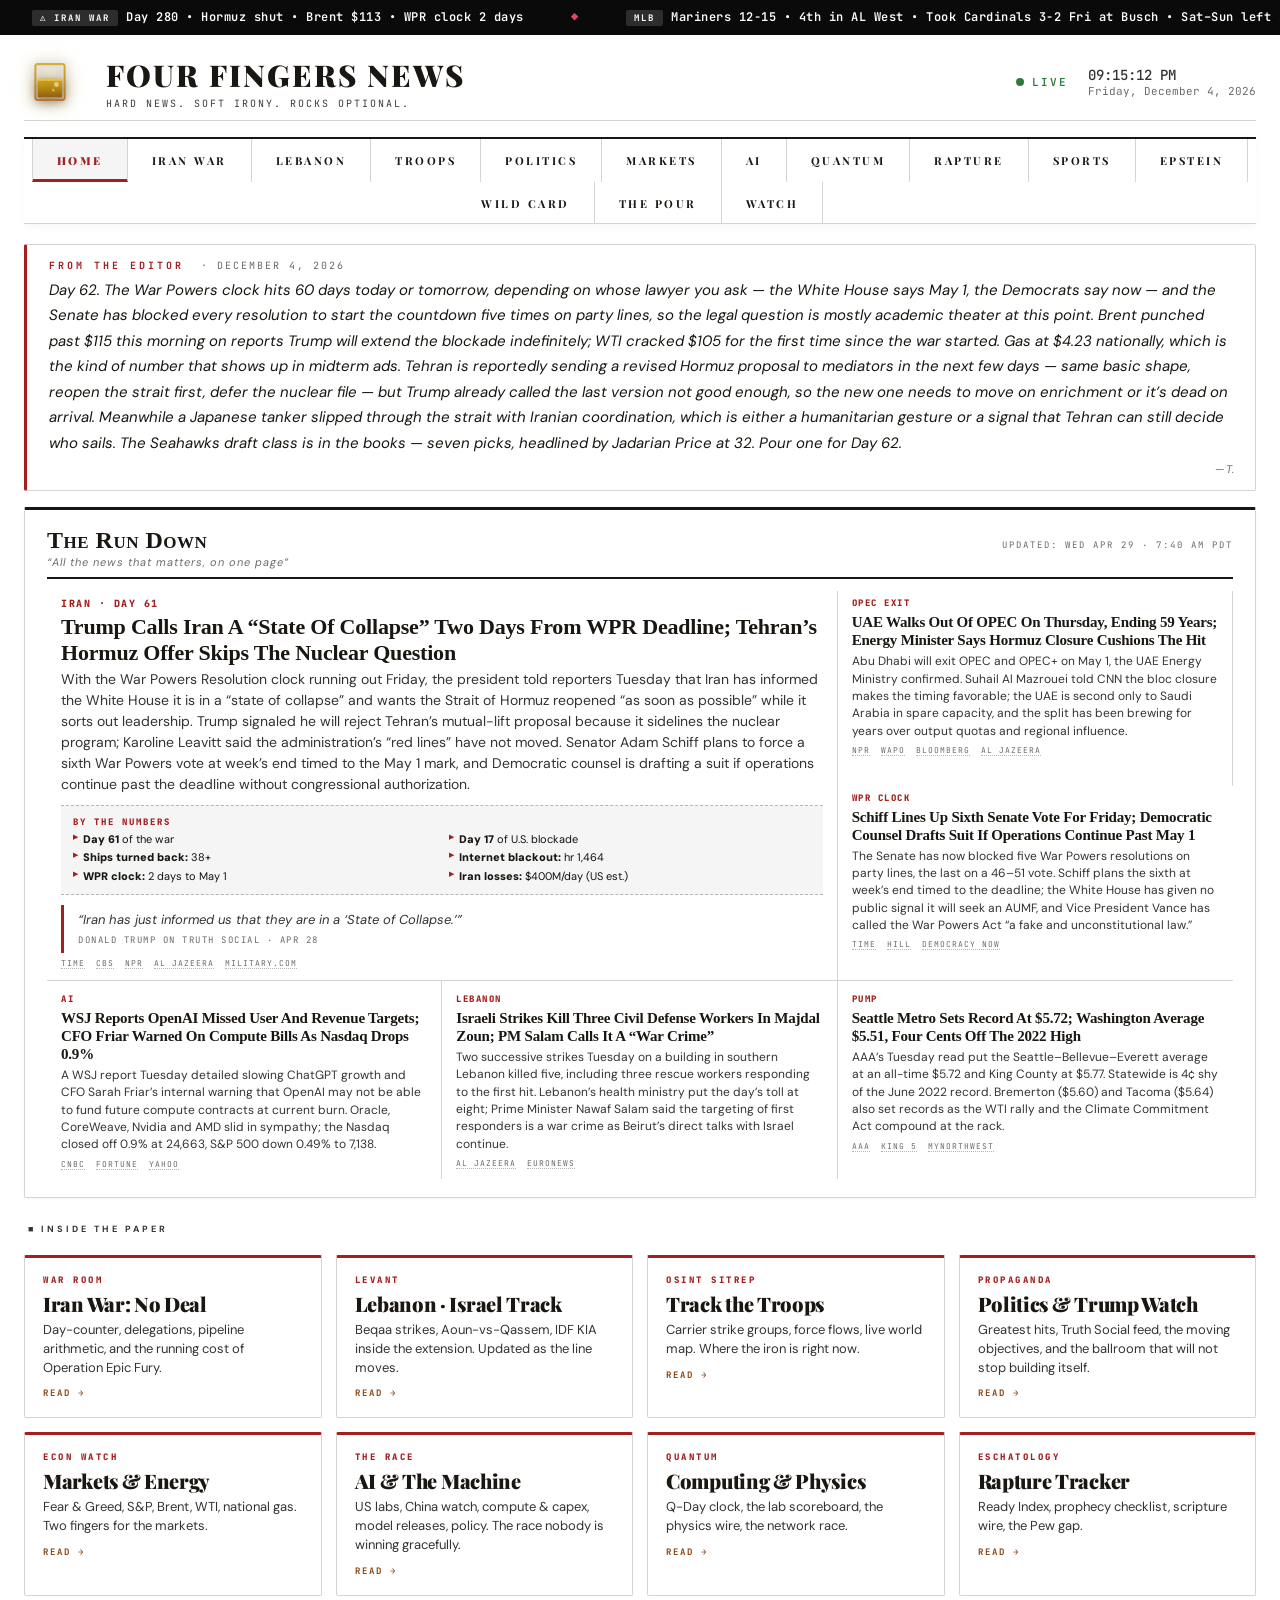
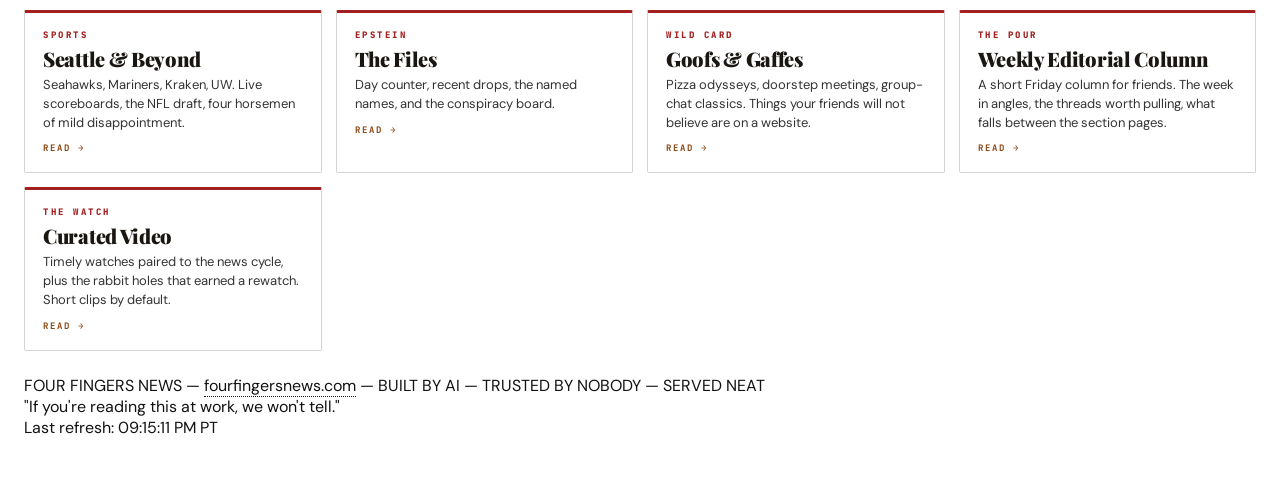
<file: index.html>
<!DOCTYPE html>
<html lang="en">
<head>
<!--
  ════════════════════════════════════════════════════════════════════════
  FOUR FINGERS NEWS — LANDING PAGE
  ════════════════════════════════════════════════════════════════════════

  STRUCTURE NOTE: This site is multi-page. index.html is the LANDING page
  only — chyron, From the Editor, The Run Down, and a card grid linking
  to each section page. Section content lives on its own page:

      iran.html      Iran War banner + cost tracker
      lebanon.html   Lebanon · Israel Track
      troops.html    Track the Troops + live world map
      politics.html  Trump quotes / truths / objectives / ballroom / etc.
      markets.html   Market sentiment / energy / national gas
      ai.html        AI & The Machine
      quantum.html   Quantum / Computing & Physics
      rapture.html   Rapture / Eschatology
      sports.html    Seattle teams + live scoreboards + NFL draft
      epstein.html   Epstein Files

  DO NOT add the Iran War banner, Lebanon Track, etc. into index.html.
  Edit them on their own page. Shared chrome (chyron, header, nav) is
  duplicated across every page; chyron updates apply to all of them.

  See CLAUDE.md in the repo root for the full editing contract.
  ════════════════════════════════════════════════════════════════════════
-->
<meta charset="UTF-8">
<meta name="viewport" content="width=device-width, initial-scale=1.0">
<title>Four Fingers News &mdash; The news, neat.</title>
<meta name="description" content="Four Fingers News &mdash; The news, neat. Hard news with a slanted, joking, cynical take. Pour first. Read second.">
<meta name="theme-color" content="#0f1419">
<link rel="canonical" href="https://fourfingersnews.com/">
<meta property="og:type" content="website">
<meta property="og:site_name" content="Four Fingers News">
<meta property="og:title" content="Four Fingers News &mdash; The news, neat.">
<meta property="og:description" content="Pour first. Read second. Two fingers for the markets, two for the politics.">
<meta property="og:url" content="https://fourfingersnews.com/">
<meta name="twitter:card" content="summary_large_image">
<meta name="twitter:title" content="Four Fingers News &mdash; The news, neat.">
<meta name="twitter:description" content="Pour first. Read second. Two fingers for the markets, two for the politics.">
<link rel="icon" href="data:image/svg+xml,%3Csvg xmlns='http://www.w3.org/2000/svg' viewBox='0 0 64 64'%3E%3Crect x='14' y='10' width='36' height='44' rx='3' ry='3' fill='none' stroke='%23d4af37' stroke-width='3'/%3E%3Crect x='17' y='28' width='30' height='23' fill='%23b8860b' opacity='0.95'/%3E%3Crect x='17' y='28' width='30' height='3' fill='%23d4a017' opacity='0.9'/%3E%3Ccircle cx='40' cy='34' r='3' fill='%23fff8e7' opacity='0.55'/%3E%3C/svg%3E">
<link rel="stylesheet" href="assets/style.css">
</head>
<body class="light-mode">

<div class="chyron" id="chyronBar">
  <div class="chyron-track" id="chyronTrack">
    <span class="chyron-item"><span class="chyron-label">&#9888;&#65039; IRAN WAR</span>Day <span class="iran-day-count">61</span> &bull; Hormuz shut &bull; Brent $113 &bull; WPR clock 2 days</span>
    <span class="chyron-sep">&#9670;</span>
    <span class="chyron-item"><span class="chyron-label">MLB</span><span class="chyronMLB">Mariners 12-15 &bull; 4th in AL West &bull; Took Cardinals 3-2 Fri at Busch &bull; Sat&ndash;Sun left in the set &bull; Bats grinding on the road</span></span>
    <span class="chyron-sep">&#9670;</span>
    <span class="chyron-item"><span class="chyronKraken"><span class="chyron-label">KRAKEN</span>Season over &bull; 34-34-11 (79 pts) &bull; 3rd straight playoff miss &bull; Ron Francis out as hockey ops prez &bull; GM search underway &bull; Stanley Cup Playoffs Round 1 in progress &mdash; Kraken watching from the couch again</span></span>
    <span class="chyron-sep">&#9670;</span>
    <span class="chyron-item"><span class="chyron-label">&#9971; PGA</span>Rory&rsquo;s back-to-back Masters in the books &bull; PGA Tour heads to RBC Heritage (Hilton Head) this week &bull; Scheffler defending &bull; Rory rumored for early-season LIV exhibition &mdash; PGA Tour silent</span>
    <span class="chyron-sep">&#9670;</span>
    <span class="chyron-item"><span class="chyron-label">NFL</span>Draft R1 done &bull; Seahawks take RB Jadarian Price (Notre Dame) at #32 &mdash; Walker&rsquo;s replacement &bull; Raiders: Mendoza QB #1 &bull; Rams: Ty Simpson QB #13 &bull; 9 OL in R1, ties record &bull; 4 Ohio St in top 11 &bull; Rounds 2&ndash;3 tonight, 4&ndash;7 Sat &bull; Seattle holds #64, #96, #188</span>
    <span class="chyron-sep">&#9670;</span>
    <span class="chyron-item"><span class="chyron-label">&#128176; POLYMARKET</span>$200M+ traded on Iran war markets &bull; 50+ accounts under insider probe &bull; Congress demanding investigation &bull; Bets placed hours before ceasefire &bull; DOJ Thu charges Army SF MSgt Van Dyke (Fayetteville) &mdash; allegedly $400K on Maduro-raid contracts using classified info; 3 CEA counts + wire fraud + unlawful monetary transaction</span>
    <span class="chyron-sep">&#9670;</span>
    <span class="chyron-item"><span class="chyron-label">&#128308; HORMUZ</span>Seizure register: US Sun (Touska, Gulf of Oman) &bull; US Tue (Tifani, INDOPACOM) &bull; US Thu (Majestic X, Indian Ocean) &bull; Iran Wed (Francesca + Epaminondas in the strait) &bull; Mon tracker: 16 vessels through vs ~60/day pre-war &bull; CENTCOM: 34 redirected since Apr 13 &bull; UN IMO flags ~20,000 seafarers stranded &bull; UKMTO threat level: critical &bull; Pentagon briefs Congress on six-month mine-clearance scenario</span>
    <span class="chyron-sep">&#9670;</span>
    <span class="chyron-item"><span class="chyron-label">&#128483; EPSTEIN</span>ACTING AG BLANCHE: DOJ &ldquo;has released everything the law requires&rdquo; &mdash; file drop is &ldquo;finished&rdquo; &bull; Congress disagrees; Epstein Files Transparency Act (HR-4405) still live in House &bull; Fed judge TOSSED Trump&rsquo;s WSJ defamation suit over 50th-birthday letter Mon (Trump &ldquo;nowhere close&rdquo; to &ldquo;actual malice&rdquo;) &bull; Bondi blew off her Mon deposition &mdash; Dem Rep. Garcia moving to contempt &bull; Melania rare address denying ties &bull; ZERO new US arrests despite 3.5M+ pages &bull; 43 victim names EXPOSED in DOJ redaction fail &bull; Gates June testimony still on calendar</span>
    <span class="chyron-sep">&#9670;</span>
    <span class="chyron-item"><span class="chyron-label">&#127936; NBA</span>PLAYOFFS R1 &bull; Fri night: BOS over PHI 108-100 (BOS leads 2-1), LAL win G3 &mdash; 3-0 over HOU &bull; Thu G3: TOR 126-104 over CLE (CLE leads 2-1) &bull; Sat: NYK@ATL G3 (ATL 2-1), DEN@MIN G3 (MIN 2-1) &bull; DET-ORL 1-1 &bull; SAS-POR G3 late &bull; OKC lead PHX 1-0</span>
    <span class="chyron-sep">&#9670;</span>
    <span class="chyron-item"><span class="chyron-label">&#128483; TRUMP</span>Sat AM to Fox&rsquo;s Aishah Hasnie: Witkoff &amp; Kushner NOT flying to Pakistan &mdash; &ldquo;we have all the cards&hellip; you&rsquo;re not going to be making any more 18-hour flights to sit around talking about nothing&rdquo;; Iran &ldquo;can call us anytime&rdquo; &bull; Sat Truth Social: &ldquo;tremendous infighting and confusion within their &lsquo;leadership.&rsquo; Nobody knows who is in charge, including them &hellip; we have all the cards, they have none! If they want to talk, all they have to do is call!!&rdquo; &bull; Thu AM Truth Social: Navy &ldquo;to shoot and kill any boat&rdquo; laying mines in Hormuz; &ldquo;no hesitation&rdquo; &bull; Tue after the bell: extends ceasefire open-ended, orders military to &ldquo;continue the Blockade&rdquo; &bull; Round 2 delegation: pulled</span>
    <span class="chyron-sep">&#9670;</span>
    <span class="chyron-item"><span class="chyron-label">&#127777; CLIMATE</span>March 2026 hottest on record for Lower 48 &bull; Emperor penguins declared ENDANGERED &bull; Antarctic ice at record low &bull; Colorado St forecasts 13 named storms, 6 hurricanes for 2026 &bull; This is fine</span>
    <span class="chyron-sep">&#9670;</span>
    <span class="chyron-item"><span class="chyron-label">&#9962; POPE LEO XIV</span>In Equatorial Guinea &mdash; final leg of 11-day Africa tour &bull; Visited prison in Bata, told inmates &ldquo;you are not alone&rdquo; &bull; Open-air Mass in Malabo Thu, then home to Rome &bull; Tour hit Algeria &rarr; Cameroon &rarr; Angola &rarr; EQ &bull; Called out neocolonialism, corruption, extractivism across the continent &bull; 18,000 km covered</span>
    <span class="chyron-sep">&#9670;</span>
    <span class="chyron-item"><span class="chyron-label">&#127470;&#127481; ITALY</span>Meloni SUSPENDS auto-renewal of 2003 defense cooperation pact with Israel &mdash; announced Tue at Verona event &bull; Trigger: IDF fired warning shots at Italian UN peacekeeping convoy in Lebanon, damaged a vehicle &bull; Italy summoned Israel&rsquo;s ambassador &bull; Same day Trump trashed her in Corriere della Sera: &ldquo;I thought she had courage&rdquo; &bull; Israeli MFA pushes back: &ldquo;no security agreement with Italy&rdquo; &mdash; calls 2003 MoU empty &bull; Meloni also called Trump&rsquo;s attacks on Pope &ldquo;unacceptable&rdquo;</span>
    <span class="chyron-sep">&#9670;</span>
    <span class="chyron-item"><span class="chyron-label">&#127988;&#65039; CONGRESS</span>Reps. Tony Gonzales (R-TX) &amp; Eric Swalwell (D-CA) resigned &bull; Sudan enters YEAR 4 of war &mdash; UN humanitarian chief Fletcher: &ldquo;another year the world has failed the test of Sudan&rdquo; &bull; Maine lawmakers approve bill freezing new data centers until Nov 2027</span>
    <span class="chyron-sep">&#9670;</span>
    <span class="chyron-item"><span class="chyron-label">&#127473;&#127463; LEBANON</span>Three-week ceasefire extension lands Thu &mdash; White House-led ambassador session (Moawad &amp; Leiter, Rubio + Needham) pushes the Apr 26 expiry out &bull; Scope still covers halt to Israeli strikes, IDF withdrawal, Lebanese prisoner release, LAF deployment at the border, reconstruction &bull; Hezbollah still rejects the track</span>
    <span class="chyron-sep">&#9670;</span>
    <span class="chyron-item"><span class="chyron-label">&#127916;&#65039; MEDIA</span>WBD shareholders Thu approve the $110B Paramount Skydance merger &mdash; $31/share values Warner Bros. Discovery at ~$77B &bull; Combines HBO Max, CNN, TBS, TNT, and the Warner Bros. film studio into the Paramount Skydance stack &bull; Regulatory review next in Washington (DOJ subpoenas sent late Mar on studio output, content rights, streaming, theaters) and London &bull; Both boards had endorsed unanimously</span>
    <span class="chyron-sep">&#9670;</span>
    <span class="chyron-item"><span class="chyron-label">&#128200; MARKETS</span>Fri close: S&amp;P 7,165.08 (+0.8%) record, Nasdaq Comp 24,836.60 (+1.6%) record, Dow 49,230.71 (&minus;0.2%) &bull; Semis up 18 straight &mdash; INTC finally tops its 2000 peak on +20&ndash;25% Q1 move ($13.6B rev, data-center $5.1B vs $4.4B est, Q2 guide raised); NVDA retakes $5T cap &bull; TXN 25-yr high as the AI trade widens into legacy semis &bull; DOJ drops criminal probe of Fed Chair Powell &mdash; clears Tillis hold, opens runway for Warsh confirmation &bull; WTI settles ~$94.40 (&minus;1% day, +~14% wk); Brent ~$105 &bull; Thu close: S&amp;P ~&minus;0.4%, Nasdaq Comp ~&minus;0.9%, Dow &minus;180 (~&minus;0.4%) &mdash; software led the pullback off Wed records; ServiceNow &minus;17% and IBM &minus;8% on earnings &bull; Tesla Q1 beats but TSLA rolls over on CFO Taneja 2026 capex guide to ~$25B from $20B</span>
    <span class="chyron-sep">&#9670;</span>
    <span class="chyron-item"><span class="chyron-label">QUANTUM</span>Quantinuum hits 94 logical qubits from 98 physical &bull; Error correction at break-even &bull; Q-Day estimates lurch to ~2030 &bull; China&rsquo;s 3,700km quantum network live &bull; Google Willow 13,000x advantage &bull; $38B global spend</span>
    <span class="chyron-sep">&#9670;</span>
    <span class="chyron-item"><span class="chyron-label">&#9943;&#65039; TRUTH</span>Trump Thu AM: Navy &ldquo;to shoot and kill any boat&rdquo; laying mines in Hormuz, &ldquo;no hesitation&rdquo; &bull; Minesweepers &ldquo;tripled up&rdquo; &bull; Frame: &ldquo;total control,&rdquo; strait &ldquo;Sealed up Tight&rdquo; &bull; &ldquo;No ship can enter or leave without the approval of the United States Navy... until such time as Iran is able to make a DEAL&rdquo;</span>
    <span class="chyron-sep">&#9670;</span>
    <span class="chyron-item"><span class="chyron-label">&#128138; HEALTH</span>73% of Americans say insurer delays/denials are major problem &bull; Sheer Health launching to fight insurance battles &bull; AbbVie + Genentech joining White House discount drug site</span>
    <span class="chyron-sep">&#9670;</span>
    <span class="chyron-item"><span class="chyron-label">&#9878; ANTITRUST</span>Federal jury finds Live Nation ILLEGALLY MONOPOLIZED US concert ticketing &bull; 30+ states brought case without DOJ support &bull; Consumer refunds possible &bull; Ticketmaster dominance confirmed in court</span>
    <span class="chyron-sep">&#9670;</span>
    <span class="chyron-item"><span class="chyron-label">GAS</span><span id="chyronGas1">Seattle avg: loading...</span></span>
    <span class="chyron-sep">&#9670;</span>
    <span class="chyron-item"><span class="chyron-label">&#9981; GAS</span><span id="chyronGasNatl">Nat'l avg: loading...</span></span>
    <span class="chyron-sep">&#9670;</span>
    <span class="chyron-item"><span class="chyron-label">&#9888;&#65039; IRAN WAR</span>Day <span class="iran-day-count">61</span> &bull; Hormuz shut &bull; Brent $113 &bull; WPR clock 2 days</span>
    <span class="chyron-sep">&#9670;</span>
    <span class="chyron-item"><span class="chyron-label">MLB</span><span class="chyronMLB">Mariners 12-15 &bull; 4th in AL West &bull; Took Cardinals 3-2 Fri at Busch &bull; Sat&ndash;Sun left in the set &bull; Bats grinding on the road</span></span>
    <span class="chyron-sep">&#9670;</span>
    <span class="chyron-item"><span class="chyronKraken"><span class="chyron-label">KRAKEN</span>Season over &bull; 34-34-11 (79 pts) &bull; 3rd straight playoff miss &bull; Ron Francis out as hockey ops prez &bull; GM search underway &bull; Stanley Cup Playoffs Round 1 in progress &mdash; Kraken watching from the couch again</span></span>
    <span class="chyron-sep">&#9670;</span>
    <span class="chyron-item"><span class="chyron-label">&#9971; PGA</span>Rory&rsquo;s back-to-back Masters in the books &bull; PGA Tour heads to RBC Heritage (Hilton Head) this week &bull; Scheffler defending &bull; Rory rumored for early-season LIV exhibition &mdash; PGA Tour silent</span>
    <span class="chyron-sep">&#9670;</span>
    <span class="chyron-item"><span class="chyron-label">NFL</span>Draft R1 done &bull; Seahawks take RB Jadarian Price (Notre Dame) at #32 &mdash; Walker&rsquo;s replacement &bull; Raiders: Mendoza QB #1 &bull; Rams: Ty Simpson QB #13 &bull; 9 OL in R1, ties record &bull; 4 Ohio St in top 11 &bull; Rounds 2&ndash;3 tonight, 4&ndash;7 Sat &bull; Seattle holds #64, #96, #188</span>
    <span class="chyron-sep">&#9670;</span>
    <span class="chyron-item"><span class="chyron-label">&#128176; POLYMARKET</span>$200M+ traded on Iran war markets &bull; 50+ accounts under insider probe &bull; Congress demanding investigation &bull; Bets placed hours before ceasefire &bull; DOJ Thu charges Army SF MSgt Van Dyke (Fayetteville) &mdash; allegedly $400K on Maduro-raid contracts using classified info; 3 CEA counts + wire fraud + unlawful monetary transaction</span>
    <span class="chyron-sep">&#9670;</span>
    <span class="chyron-item"><span class="chyron-label">&#128308; HORMUZ</span>Seizure register: US Sun (Touska, Gulf of Oman) &bull; US Tue (Tifani, INDOPACOM) &bull; US Thu (Majestic X, Indian Ocean) &bull; Iran Wed (Francesca + Epaminondas in the strait) &bull; Mon tracker: 16 vessels through vs ~60/day pre-war &bull; CENTCOM: 34 redirected since Apr 13 &bull; UN IMO flags ~20,000 seafarers stranded &bull; UKMTO threat level: critical &bull; Pentagon briefs Congress on six-month mine-clearance scenario</span>
    <span class="chyron-sep">&#9670;</span>
    <span class="chyron-item"><span class="chyron-label">&#128483; EPSTEIN</span>ACTING AG BLANCHE: DOJ &ldquo;has released everything the law requires&rdquo; &mdash; file drop is &ldquo;finished&rdquo; &bull; Congress disagrees; Epstein Files Transparency Act (HR-4405) still live in House &bull; Fed judge TOSSED Trump&rsquo;s WSJ defamation suit over 50th-birthday letter Mon (Trump &ldquo;nowhere close&rdquo; to &ldquo;actual malice&rdquo;) &bull; Bondi blew off her Mon deposition &mdash; Dem Rep. Garcia moving to contempt &bull; Melania rare address denying ties &bull; ZERO new US arrests despite 3.5M+ pages &bull; 43 victim names EXPOSED in DOJ redaction fail &bull; Gates June testimony still on calendar</span>
    <span class="chyron-sep">&#9670;</span>
    <span class="chyron-item"><span class="chyron-label">&#127936; NBA</span>PLAYOFFS R1 &bull; Fri night: BOS over PHI 108-100 (BOS leads 2-1), LAL win G3 &mdash; 3-0 over HOU &bull; Thu G3: TOR 126-104 over CLE (CLE leads 2-1) &bull; Sat: NYK@ATL G3 (ATL 2-1), DEN@MIN G3 (MIN 2-1) &bull; DET-ORL 1-1 &bull; SAS-POR G3 late &bull; OKC lead PHX 1-0</span>
    <span class="chyron-sep">&#9670;</span>
    <span class="chyron-item"><span class="chyron-label">&#128483; TRUMP</span>Sat AM to Fox&rsquo;s Aishah Hasnie: Witkoff &amp; Kushner NOT flying to Pakistan &mdash; &ldquo;we have all the cards&hellip; you&rsquo;re not going to be making any more 18-hour flights to sit around talking about nothing&rdquo;; Iran &ldquo;can call us anytime&rdquo; &bull; Sat Truth Social: &ldquo;tremendous infighting and confusion within their &lsquo;leadership.&rsquo; Nobody knows who is in charge, including them &hellip; we have all the cards, they have none! If they want to talk, all they have to do is call!!&rdquo; &bull; Thu AM Truth Social: Navy &ldquo;to shoot and kill any boat&rdquo; laying mines in Hormuz; &ldquo;no hesitation&rdquo; &bull; Tue after the bell: extends ceasefire open-ended, orders military to &ldquo;continue the Blockade&rdquo; &bull; Round 2 delegation: pulled</span>
    <span class="chyron-sep">&#9670;</span>
    <span class="chyron-item"><span class="chyron-label">&#127777; CLIMATE</span>March 2026 hottest on record for Lower 48 &bull; Emperor penguins declared ENDANGERED &bull; Antarctic ice at record low &bull; Colorado St forecasts 13 named storms, 6 hurricanes for 2026 &bull; This is fine</span>
    <span class="chyron-sep">&#9670;</span>
    <span class="chyron-item"><span class="chyron-label">&#9962; POPE LEO XIV</span>In Equatorial Guinea &mdash; final leg of 11-day Africa tour &bull; Visited prison in Bata, told inmates &ldquo;you are not alone&rdquo; &bull; Open-air Mass in Malabo Thu, then home to Rome &bull; Tour hit Algeria &rarr; Cameroon &rarr; Angola &rarr; EQ &bull; Called out neocolonialism, corruption, extractivism across the continent &bull; 18,000 km covered</span>
    <span class="chyron-sep">&#9670;</span>
    <span class="chyron-item"><span class="chyron-label">&#127470;&#127481; ITALY</span>Meloni SUSPENDS auto-renewal of 2003 defense cooperation pact with Israel &mdash; announced Tue at Verona event &bull; Trigger: IDF fired warning shots at Italian UN peacekeeping convoy in Lebanon, damaged a vehicle &bull; Italy summoned Israel&rsquo;s ambassador &bull; Same day Trump trashed her in Corriere della Sera: &ldquo;I thought she had courage&rdquo; &bull; Israeli MFA pushes back: &ldquo;no security agreement with Italy&rdquo; &mdash; calls 2003 MoU empty &bull; Meloni also called Trump&rsquo;s attacks on Pope &ldquo;unacceptable&rdquo;</span>
    <span class="chyron-sep">&#9670;</span>
    <span class="chyron-item"><span class="chyron-label">&#127988;&#65039; CONGRESS</span>Reps. Tony Gonzales (R-TX) &amp; Eric Swalwell (D-CA) resigned &bull; Sudan enters YEAR 4 of war &mdash; UN humanitarian chief Fletcher: &ldquo;another year the world has failed the test of Sudan&rdquo; &bull; Maine lawmakers approve bill freezing new data centers until Nov 2027</span>
    <span class="chyron-sep">&#9670;</span>
    <span class="chyron-item"><span class="chyron-label">&#127473;&#127463; LEBANON</span>Three-week ceasefire extension lands Thu &mdash; White House-led ambassador session (Moawad &amp; Leiter, Rubio + Needham) pushes the Apr 26 expiry out &bull; Scope still covers halt to Israeli strikes, IDF withdrawal, Lebanese prisoner release, LAF deployment at the border, reconstruction &bull; Hezbollah still rejects the track</span>
    <span class="chyron-sep">&#9670;</span>
    <span class="chyron-item"><span class="chyron-label">&#127916;&#65039; MEDIA</span>WBD shareholders Thu approve the $110B Paramount Skydance merger &mdash; $31/share values Warner Bros. Discovery at ~$77B &bull; Combines HBO Max, CNN, TBS, TNT, and the Warner Bros. film studio into the Paramount Skydance stack &bull; Regulatory review next in Washington (DOJ subpoenas sent late Mar on studio output, content rights, streaming, theaters) and London &bull; Both boards had endorsed unanimously</span>
    <span class="chyron-sep">&#9670;</span>
    <span class="chyron-item"><span class="chyron-label">&#128200; MARKETS</span>Fri close: S&amp;P 7,165.08 (+0.8%) record, Nasdaq Comp 24,836.60 (+1.6%) record, Dow 49,230.71 (&minus;0.2%) &bull; Semis up 18 straight &mdash; INTC finally tops its 2000 peak on +20&ndash;25% Q1 move ($13.6B rev, data-center $5.1B vs $4.4B est); NVDA retakes $5T cap &bull; DOJ drops criminal probe of Fed Chair Powell &mdash; clears Tillis hold, opens runway for Warsh confirmation &bull; WTI settles ~$94.40 (&minus;1% day, +~14% wk); Brent ~$105 &bull; Thu close: S&amp;P ~&minus;0.4%, Nasdaq Comp ~&minus;0.9%, Dow &minus;180 (~&minus;0.4%) &mdash; software led the pullback off Wed records; ServiceNow &minus;17% and IBM &minus;8% on earnings &bull; Tesla Q1 beats but TSLA rolls over on CFO Taneja 2026 capex guide to ~$25B from $20B</span>
    <span class="chyron-sep">&#9670;</span>
    <span class="chyron-item"><span class="chyron-label">QUANTUM</span>Quantinuum hits 94 logical qubits from 98 physical &bull; Error correction at break-even &bull; Q-Day estimates lurch to ~2030 &bull; China&rsquo;s 3,700km quantum network live &bull; Google Willow 13,000x advantage &bull; $38B global spend</span>
    <span class="chyron-sep">&#9670;</span>
    <span class="chyron-item"><span class="chyron-label">&#9943;&#65039; TRUTH</span>Trump Thu AM: Navy &ldquo;to shoot and kill any boat&rdquo; laying mines in Hormuz, &ldquo;no hesitation&rdquo; &bull; Minesweepers &ldquo;tripled up&rdquo; &bull; Frame: &ldquo;total control,&rdquo; strait &ldquo;Sealed up Tight&rdquo; &bull; &ldquo;No ship can enter or leave without the approval of the United States Navy... until such time as Iran is able to make a DEAL&rdquo;</span>
    <span class="chyron-sep">&#9670;</span>
    <span class="chyron-item"><span class="chyron-label">&#128138; HEALTH</span>73% of Americans say insurer delays/denials are major problem &bull; Sheer Health launching to fight insurance battles &bull; AbbVie + Genentech joining White House discount drug site</span>
    <span class="chyron-sep">&#9670;</span>
    <span class="chyron-item"><span class="chyron-label">&#9878; ANTITRUST</span>Federal jury finds Live Nation ILLEGALLY MONOPOLIZED US concert ticketing &bull; 30+ states brought case without DOJ support &bull; Consumer refunds possible &bull; Ticketmaster dominance confirmed in court</span>
    <span class="chyron-sep">&#9670;</span>
    <span class="chyron-item"><span class="chyron-label">GAS</span><span id="chyronGas2">Seattle avg: loading...</span></span>
    <span class="chyron-sep">&#9670;</span>
    <span class="chyron-item"><span class="chyron-label">&#9981; GAS</span><span id="chyronGasNatl2">Nat'l avg: loading...</span></span>
    <span class="chyron-sep">&#9670;</span>
  </div>
</div>

<div class="bg-grid"></div>

<div class="particles" id="particles"></div>

<div class="main">

  <!-- ═══ HEADER ═══ -->
  <header class="header">
    <div class="header-left">
      <!-- whiskey-glass mark Ã¢ÂÂ distillery palette -->
      <svg width="52" height="52" viewBox="0 0 64 64" style="flex-shrink:0;margin-right:14px;filter:drop-shadow(0 2px 6px rgba(0,0,0,0.5)) drop-shadow(0 0 10px rgba(212,160,23,0.35));" aria-hidden="true">
        <defs>
          <linearGradient id="whiskey" x1="0" y1="0" x2="0" y2="1">
            <stop offset="0%" stop-color="#d4a017"/>
            <stop offset="50%" stop-color="#b8860b"/>
            <stop offset="100%" stop-color="#8b5a0a"/>
          </linearGradient>
          <linearGradient id="glass" x1="0" y1="0" x2="0" y2="1">
            <stop offset="0%" stop-color="#d4af37"/>
            <stop offset="100%" stop-color="#b87333"/>
          </linearGradient>
        </defs>
        <rect x="14" y="10" width="36" height="44" rx="3" ry="3" fill="none" stroke="url(#glass)" stroke-width="2.5"/>
        <rect x="17" y="28" width="30" height="23" fill="url(#whiskey)" opacity="0.95"/>
        <rect x="17" y="28" width="30" height="2.5" fill="#f0c64a" opacity="0.85"/>
        <circle cx="40" cy="35" r="3" fill="#fff8e7" opacity="0.55"/>
        <circle cx="36" cy="42" r="1.6" fill="#fff8e7" opacity="0.4"/>
        <line x1="22" y1="51" x2="42" y2="51" stroke="#fff8e7" stroke-width="0.6" opacity="0.3"/>
      </svg>
      <div>
        <div class="header-title" style="font-family:Georgia,'Playfair Display',serif;letter-spacing:2px;">FOUR FINGERS NEWS</div>
        <div class="header-subtitle" id="ffnTagline">THE NEWS, NEAT.</div>
      </div>
    </div>
    <script>
      // Tagline rotator Ã¢ÂÂ keeps all the contenders in circulation
      (function(){
        var taglines = [
          'THE NEWS, NEAT.',
          'POUR FIRST. READ SECOND.',
          'TWO FINGERS FOR THE MARKETS, TWO FOR THE POLITICS.',
          'EVERYTHING THAT MATTERS. MOST OF IT DOESN&rsquo;T.',
          'HARD NEWS. SOFT IRONY. ROCKS OPTIONAL.',
          'SERVED NEAT. NEVER WATERED DOWN.',
          'NO ICE. NO CHASER. NO SPIN.'
        ];
        var i = 0;
        var el = document.getElementById('ffnTagline');
        if(!el) return;
        // pick a random starting tagline so it&rsquo;s different each pageload
        i = Math.floor(Math.random() * taglines.length);
        el.innerHTML = taglines[i];
        setInterval(function(){
          i = (i + 1) % taglines.length;
          el.style.opacity = '0';
          setTimeout(function(){
            el.innerHTML = taglines[i];
            el.style.opacity = '';
          }, 350);
        }, 9000);
      })();
    </script>
    <div class="header-right">
      <div class="live-indicator">
        <div class="live-dot"></div>
        LIVE
      </div>
      <div>
        <div class="clock" id="clock">--:--:-- --</div>
        <div class="clock-date" id="clockDate">---</div>
      </div>
    </div>
  </header>

  <!-- ═══ SECTION NAV ═══ -->
  <nav class="section-nav">
    <div class="section-nav-inner">
      <a href="index.html" class="active">Home</a>
      <a href="iran.html">Iran War</a>
      <a href="lebanon.html">Lebanon</a>
      <a href="troops.html">Troops</a>
      <a href="politics.html">Politics</a>
      <a href="markets.html">Markets</a>
      <a href="ai.html">AI</a>
      <a href="quantum.html">Quantum</a>
      <a href="rapture.html">Rapture</a>
      <a href="sports.html">Sports</a>
      <a href="epstein.html">Epstein</a>
      <a href="wildcard.html">Wild Card</a>
      <a href="pour.html">The Pour</a>
      <a href="watch.html">Watch</a>
    </div>
  </nav>

  <!-- ═══ FROM THE EDITOR (landing-page only) ═══ -->
  <!-- AUTO-UPDATED BY: editorial-refresh task -->
  <!-- EDIT TARGETS: #editorNoteDate (auto), .editor-note .en-text -->
  <!-- Ã¢ÂÂÃ¢ÂÂÃ¢ÂÂ FROM THE EDITOR Ã¢ÂÂ daily personal note Ã¢ÂÂÃ¢ÂÂÃ¢ÂÂ -->
  <style>
    .editor-note{margin:0 0 16px 0;padding:14px 20px 14px 22px;position:relative;background:#ffffff;border:1px solid var(--border);border-left:3px solid var(--red);border-radius:2px;font-family:Georgia,'Playfair Display',serif;overflow:hidden;}
    .editor-note::before{content:none;}
    .editor-note .en-tag{font-size:10px;font-weight:700;letter-spacing:3px;color:var(--red);text-transform:uppercase;margin-bottom:6px;font-family:'JetBrains Mono',monospace;font-variant:small-caps;}
    .editor-note .en-tag .en-date{color:var(--text-muted);margin-left:8px;font-weight:400;letter-spacing:2px;}
    .editor-note .en-text{font-size:15px;line-height:1.7;color:#1a1611;font-style:italic;}
    .editor-note .en-text .en-emph{font-style:normal;color:#d4a017;font-weight:600;}
    .editor-note .en-sig{margin-top:6px;font-size:11px;color:var(--text-muted);letter-spacing:1px;font-style:italic;text-align:right;}
    .editor-note .en-sig::before{content:"\2014 ";color:var(--text-muted);font-style:normal;}
    .editor-note .en-text .en-emph{font-style:normal;color:var(--red);font-weight:700;}
  </style>
  <div class="editor-note">
    <div class="en-tag">From the Editor <span class="en-date" id="editorNoteDate">&middot; April 28, 2026</span></div>
    <div class="en-text">
      Day 62. The War Powers clock hits 60 days today or tomorrow, depending on whose lawyer you ask &mdash; the White House says May 1, the Democrats say now &mdash; and the Senate has blocked every resolution to start the countdown five times on party lines, so the legal question is mostly academic theater at this point. Brent punched past $115 this morning on reports Trump will extend the blockade indefinitely; WTI cracked $105 for the first time since the war started. Gas at $4.23 nationally, which is the kind of number that shows up in midterm ads. Tehran is reportedly sending a revised Hormuz proposal to mediators in the next few days &mdash; same basic shape, reopen the strait first, defer the nuclear file &mdash; but Trump already called the last version not good enough, so the new one needs to move on enrichment or it&rsquo;s dead on arrival. Meanwhile a Japanese tanker slipped through the strait with Iranian coordination, which is either a humanitarian gesture or a signal that Tehran can still decide who sails. The Seahawks draft class is in the books &mdash; seven picks, headlined by Jadarian Price at 32. Pour one for Day 62.
    </div>
    <div class="en-sig">T.</div>
  </div>
  <script>
    // Auto-fill today's date in From The Editor (format: April 14, 2026)
    (function(){
      var el = document.getElementById('editorNoteDate');
      if(!el) return;
      var d = new Date();
      var months = ['January','February','March','April','May','June','July','August','September','October','November','December'];
      el.innerHTML = '&middot; ' + months[d.getMonth()] + ' ' + d.getDate() + ', ' + d.getFullYear();
    })();
  </script>
  <!-- ═══ THE RUN DOWN (landing-page only) ═══ -->
  <!-- AUTO-UPDATED BY: the-run-down scheduled task (daily 7am local) -->
  <!-- EDIT TARGETS: #runDownUpdated, #runDownList (<article> items) -->
    <div class="top-split">
  <div id="theRunDown">
    <div class="rd-masthead">
      <div>
        <div class="rd-title">The Run Down</div>
        <div class="rd-sub">&ldquo;All the news that matters, on one page&rdquo;</div>
      </div>
      <div class="rd-dateline">Updated: <span id="runDownUpdated">Wed Apr 29 &middot; 7:40 AM PDT</span></div>
    </div>
    <div id="runDownList">
      <article class="lead">
        <span class="rd-kicker urgent">IRAN &middot; DAY 61</span>
        <h3 class="rd-head">Trump Calls Iran A &ldquo;State Of Collapse&rdquo; Two Days From WPR Deadline; Tehran&rsquo;s Hormuz Offer Skips The Nuclear Question</h3>
        <p class="rd-dek">With the War Powers Resolution clock running out Friday, the president told reporters Tuesday that Iran has informed the White House it is in a &ldquo;state of collapse&rdquo; and wants the Strait of Hormuz reopened &ldquo;as soon as possible&rdquo; while it sorts out leadership. Trump signaled he will reject Tehran&rsquo;s mutual-lift proposal because it sidelines the nuclear program; Karoline Leavitt said the administration&rsquo;s &ldquo;red lines&rdquo; have not moved. Senator Adam Schiff plans to force a sixth War Powers vote at week&rsquo;s end timed to the May 1 mark, and Democratic counsel is drafting a suit if operations continue past the deadline without congressional authorization.</p>
        <div class="rd-factbox">
          <div class="rd-factbox-title">BY THE NUMBERS</div>
          <ul>
            <li><b>Day 61</b> of the war</li>
            <li><b>Day 17</b> of U.S. blockade</li>
            <li><b>Ships turned back:</b> 38+</li>
            <li><b>Internet blackout:</b> hr 1,464</li>
            <li><b>WPR clock:</b> 2 days to May 1</li>
            <li><b>Iran losses:</b> $400M/day (US est.)</li>
          </ul>
        </div>
        <div class="rd-pullquote">&ldquo;Iran has just informed us that they are in a &lsquo;State of Collapse.&rsquo;&rdquo;<cite>Donald Trump on Truth Social &middot; Apr 28</cite></div>
        <div class="rd-src">
          <a href="https://time.com/article/2026/04/28/trump-iran-war-update-peace-proposal-strait-of-hormuz-conflict/" target="_blank" rel="noopener">Time</a>
          <a href="https://www.cbsnews.com/live-updates/iran-war-trump-strait-of-hormuz-iranian-offer-ceasefire-oil-gas-prices/" target="_blank" rel="noopener">CBS</a>
          <a href="https://www.npr.org/2026/04/28/nx-s1-5802283/iran-middle-east-updates" target="_blank" rel="noopener">NPR</a>
          <a href="https://www.aljazeera.com/news/liveblog/2026/4/29/iran-war-live-trump-says-tehran-wants-end-to-blockade-israel-kills-medics" target="_blank" rel="noopener">Al Jazeera</a>
          <a href="https://www.military.com/daily-news/headlines/2026/04/28/Iran-War-Heads-Toward-Legal-Showdown-as-May-1-Deadline-Nears" target="_blank" rel="noopener">Military.com</a>
        </div>
      </article>
      <article>
        <span class="rd-kicker urgent">OPEC EXIT</span>
        <h3 class="rd-head">UAE Walks Out Of OPEC On Thursday, Ending 59 Years; Energy Minister Says Hormuz Closure Cushions The Hit</h3>
        <p class="rd-dek">Abu Dhabi will exit OPEC and OPEC+ on May 1, the UAE Energy Ministry confirmed. Suhail Al Mazrouei told CNN the bloc closure makes the timing favorable; the UAE is second only to Saudi Arabia in spare capacity, and the split has been brewing for years over output quotas and regional influence.</p>
        <div class="rd-src">
          <a href="https://www.npr.org/2026/04/28/nx-s1-5802735/uae-leaves-opec-oil" target="_blank" rel="noopener">NPR</a>
          <a href="https://www.washingtonpost.com/world/2026/04/28/uae-opec-iran-hormuz-trump-saudi/" target="_blank" rel="noopener">WaPo</a>
          <a href="https://www.bloomberg.com/news/articles/2026-04-28/uae-to-leave-opec-and-opec-next-month-to-pursue-new-strategy" target="_blank" rel="noopener">Bloomberg</a>
          <a href="https://www.aljazeera.com/news/2026/4/28/what-are-opec-and-opec-and-why-has-the-uae-quit" target="_blank" rel="noopener">Al Jazeera</a>
        </div>
      </article>
      <article>
        <span class="rd-kicker">WPR CLOCK</span>
        <h3 class="rd-head">Schiff Lines Up Sixth Senate Vote For Friday; Democratic Counsel Drafts Suit If Operations Continue Past May 1</h3>
        <p class="rd-dek">The Senate has now blocked five War Powers resolutions on party lines, the last on a 46&ndash;51 vote. Schiff plans the sixth at week&rsquo;s end timed to the deadline; the White House has given no public signal it will seek an AUMF, and Vice President Vance has called the War Powers Act &ldquo;a fake and unconstitutional law.&rdquo;</p>
        <div class="rd-src">
          <a href="https://time.com/article/2026/04/28/exclusive-democrats-explore-suing-trump-if-congress-doesn-t-authorize-iran-war/" target="_blank" rel="noopener">Time</a>
          <a href="https://thehill.com/homenews/house/5846206-democrats-iran-war-powers-votes/" target="_blank" rel="noopener">Hill</a>
          <a href="https://www.democracynow.org/2026/4/23/headlines/senate_republicans_defeat_iran_war_powers_resolution_for_fifth_time" target="_blank" rel="noopener">Democracy Now</a>
        </div>
      </article>
      <article>
        <span class="rd-kicker">AI</span>
        <h3 class="rd-head">WSJ Reports OpenAI Missed User And Revenue Targets; CFO Friar Warned On Compute Bills As Nasdaq Drops 0.9%</h3>
        <p class="rd-dek">A WSJ report Tuesday detailed slowing ChatGPT growth and CFO Sarah Friar&rsquo;s internal warning that OpenAI may not be able to fund future compute contracts at current burn. Oracle, CoreWeave, Nvidia and AMD slid in sympathy; the Nasdaq closed off 0.9% at 24,663, S&amp;P 500 down 0.49% to 7,138.</p>
        <div class="rd-src">
          <a href="https://www.cnbc.com/2026/04/28/openais-revenue-growth-estimates-fall-short-report.html" target="_blank" rel="noopener">CNBC</a>
          <a href="https://fortune.com/2026/04/28/openai-cfo-sam-altman-missed-revenue-target/" target="_blank" rel="noopener">Fortune</a>
          <a href="https://finance.yahoo.com/markets/stocks/live/stock-market-today-tuesday-april-28-dow-nasdaq-sp-oil-rises-earnings-in-focus-225503557.html" target="_blank" rel="noopener">Yahoo</a>
        </div>
      </article>
      <article>
        <span class="rd-kicker">LEBANON</span>
        <h3 class="rd-head">Israeli Strikes Kill Three Civil Defense Workers In Majdal Zoun; PM Salam Calls It A &ldquo;War Crime&rdquo;</h3>
        <p class="rd-dek">Two successive strikes Tuesday on a building in southern Lebanon killed five, including three rescue workers responding to the first hit. Lebanon&rsquo;s health ministry put the day&rsquo;s toll at eight; Prime Minister Nawaf Salam said the targeting of first responders is a war crime as Beirut&rsquo;s direct talks with Israel continue.</p>
        <div class="rd-src">
          <a href="https://www.aljazeera.com/news/2026/4/29/lebanons-pm-slams-israels-war-crimes-as-attack-kills-3-rescue-workers" target="_blank" rel="noopener">Al Jazeera</a>
          <a href="https://www.euronews.com/2026/04/29/israeli-strikes-kill-eight-in-southern-lebanon-including-three-rescue-workers" target="_blank" rel="noopener">Euronews</a>
        </div>
      </article>
      <article>
        <span class="rd-kicker">PUMP</span>
        <h3 class="rd-head">Seattle Metro Sets Record At $5.72; Washington Average $5.51, Four Cents Off The 2022 High</h3>
        <p class="rd-dek">AAA&rsquo;s Tuesday read put the Seattle&ndash;Bellevue&ndash;Everett average at an all-time $5.72 and King County at $5.77. Statewide is 4&cent; shy of the June 2022 record. Bremerton ($5.60) and Tacoma ($5.64) also set records as the WTI rally and the Climate Commitment Act compound at the rack.</p>
        <div class="rd-src">
          <a href="https://gasprices.aaa.com/?state=WA" target="_blank" rel="noopener">AAA</a>
          <a href="https://www.king5.com/article/traffic/gas-prices/seattle-metro-gas-prices-record-high/281-bee15ffc-c2a5-4585-946a-fb26d0bfe7d4" target="_blank" rel="noopener">KING 5</a>
          <a href="https://mynorthwest.com/money/seattle-gas-prices-record-cca-iran/4232787" target="_blank" rel="noopener">MyNorthwest</a>
        </div>
      </article>
    </div>
  </div>
  </div><!-- /top-split -->
  <!-- ═══ INSIDE THE PAPER — CARD GRID ═══ -->
  <div style="margin-top:6px;padding:0 4px;"><span style="font-size:9px;font-weight:700;letter-spacing:3px;color:var(--text-dim)">&#9632; INSIDE THE PAPER</span></div>
  <div class="landing-grid">
    <a class="landing-card" href="iran.html">
      <div class="lc-tag">WAR ROOM</div>
      <div class="lc-title">Iran War: No Deal</div>
      <div class="lc-dek">Day-counter, delegations, pipeline arithmetic, and the running cost of Operation Epic Fury.</div>
      <span class="lc-more">Read &rarr;</span>
    </a>
    <a class="landing-card" href="lebanon.html">
      <div class="lc-tag">LEVANT</div>
      <div class="lc-title">Lebanon &middot; Israel Track</div>
      <div class="lc-dek">Beqaa strikes, Aoun-vs-Qassem, IDF KIA inside the extension. Updated as the line moves.</div>
      <span class="lc-more">Read &rarr;</span>
    </a>
    <a class="landing-card" href="troops.html">
      <div class="lc-tag">OSINT SITREP</div>
      <div class="lc-title">Track the Troops</div>
      <div class="lc-dek">Carrier strike groups, force flows, live world map. Where the iron is right now.</div>
      <span class="lc-more">Read &rarr;</span>
    </a>
    <a class="landing-card" href="politics.html">
      <div class="lc-tag">PROPAGANDA</div>
      <div class="lc-title">Politics &amp; Trump Watch</div>
      <div class="lc-dek">Greatest hits, Truth Social feed, the moving objectives, and the ballroom that will not stop building itself.</div>
      <span class="lc-more">Read &rarr;</span>
    </a>
    <a class="landing-card" href="markets.html">
      <div class="lc-tag">ECON WATCH</div>
      <div class="lc-title">Markets &amp; Energy</div>
      <div class="lc-dek">Fear &amp; Greed, S&amp;P, Brent, WTI, national gas. Two fingers for the markets.</div>
      <span class="lc-more">Read &rarr;</span>
    </a>
    <a class="landing-card" href="ai.html">
      <div class="lc-tag">THE RACE</div>
      <div class="lc-title">AI &amp; The Machine</div>
      <div class="lc-dek">US labs, China watch, compute &amp; capex, model releases, policy. The race nobody is winning gracefully.</div>
      <span class="lc-more">Read &rarr;</span>
    </a>
    <a class="landing-card" href="quantum.html">
      <div class="lc-tag">QUANTUM</div>
      <div class="lc-title">Computing &amp; Physics</div>
      <div class="lc-dek">Q-Day clock, the lab scoreboard, the physics wire, the network race.</div>
      <span class="lc-more">Read &rarr;</span>
    </a>
    <a class="landing-card" href="rapture.html">
      <div class="lc-tag">ESCHATOLOGY</div>
      <div class="lc-title">Rapture Tracker</div>
      <div class="lc-dek">Ready Index, prophecy checklist, scripture wire, the Pew gap.</div>
      <span class="lc-more">Read &rarr;</span>
    </a>
    <a class="landing-card" href="sports.html">
      <div class="lc-tag">SPORTS</div>
      <div class="lc-title">Seattle &amp; Beyond</div>
      <div class="lc-dek">Seahawks, Mariners, Kraken, UW. Live scoreboards, the NFL draft, four horsemen of mild disappointment.</div>
      <span class="lc-more">Read &rarr;</span>
    </a>
    <a class="landing-card" href="epstein.html">
      <div class="lc-tag">EPSTEIN</div>
      <div class="lc-title">The Files</div>
      <div class="lc-dek">Day counter, recent drops, the named names, and the conspiracy board.</div>
      <span class="lc-more">Read &rarr;</span>
    </a>
    <a class="landing-card" href="wildcard.html">
      <div class="lc-tag">WILD CARD</div>
      <div class="lc-title">Goofs &amp; Gaffes</div>
      <div class="lc-dek">Pizza odysseys, doorstep meetings, group-chat classics. Things your friends will not believe are on a website.</div>
      <span class="lc-more">Read &rarr;</span>
    </a>
    <a class="landing-card" href="pour.html">
      <div class="lc-tag">THE POUR</div>
      <div class="lc-title">Weekly Editorial Column</div>
      <div class="lc-dek">A short Friday column for friends. The week in angles, the threads worth pulling, what falls between the section pages.</div>
      <span class="lc-more">Read &rarr;</span>
    </a>
    <a class="landing-card" href="watch.html">
      <div class="lc-tag">THE WATCH</div>
      <div class="lc-title">Curated Video</div>
      <div class="lc-dek">Timely watches paired to the news cycle, plus the rabbit holes that earned a rewatch. Short clips by default.</div>
      <span class="lc-more">Read &rarr;</span>
    </a>
  </div>

  <!-- ═══ FOOTER ═══ -->
  <div class="footer">
    <div class="footer-text">
      <span class="highlight">FOUR FINGERS NEWS</span> &#8212; <a href="https://fourfingersnews.com/" style="color:inherit;text-decoration:none;border-bottom:1px dotted currentColor;">fourfingersnews.com</a> &#8212; BUILT BY AI &#8212; TRUSTED BY NOBODY &#8212; SERVED NEAT
    </div>
    <div class="footer-quip">"If you're reading this at work, we won't tell."</div>
    <div class="last-refresh">Last refresh: <span id="lastRefresh">Wed Apr 29 &middot; 08:05 PT</span></div>
  </div>

</div><!-- /main -->

<script src="assets/app.js"></script>
</body>
</html>
</file>
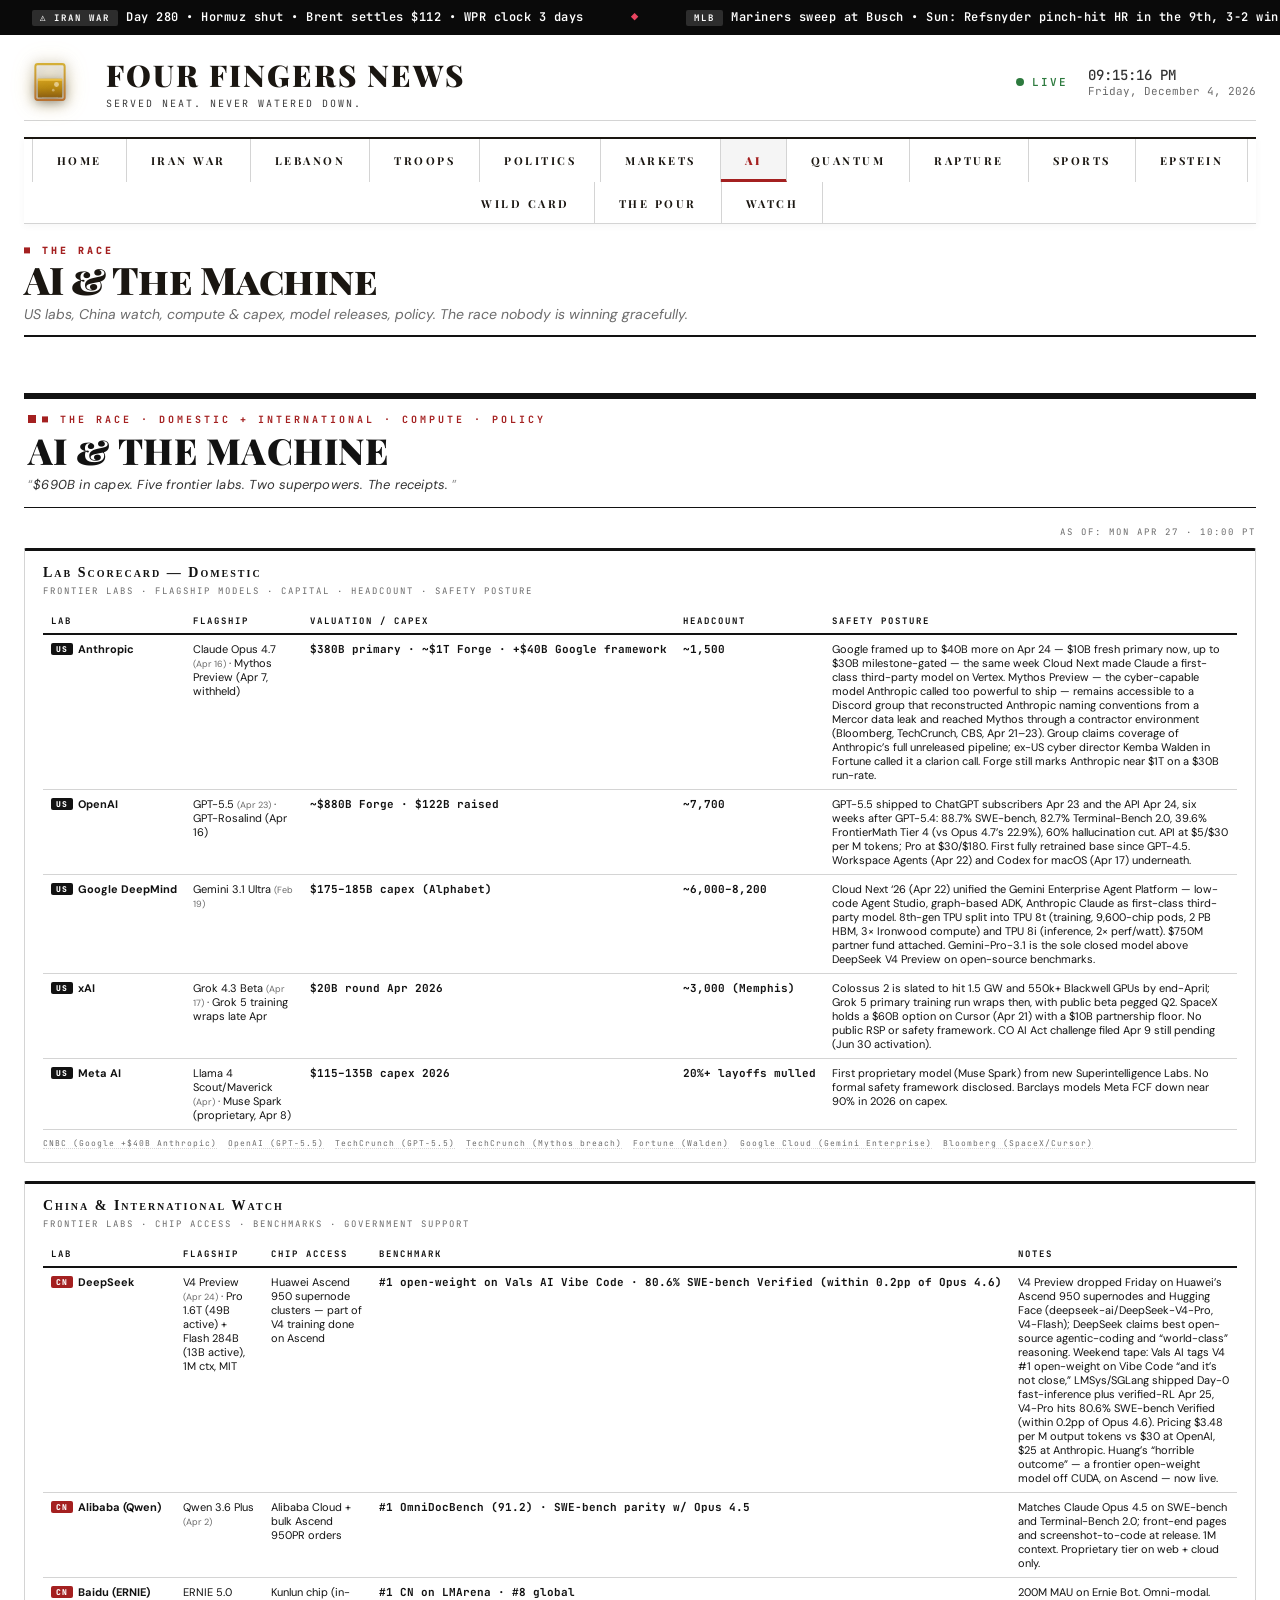
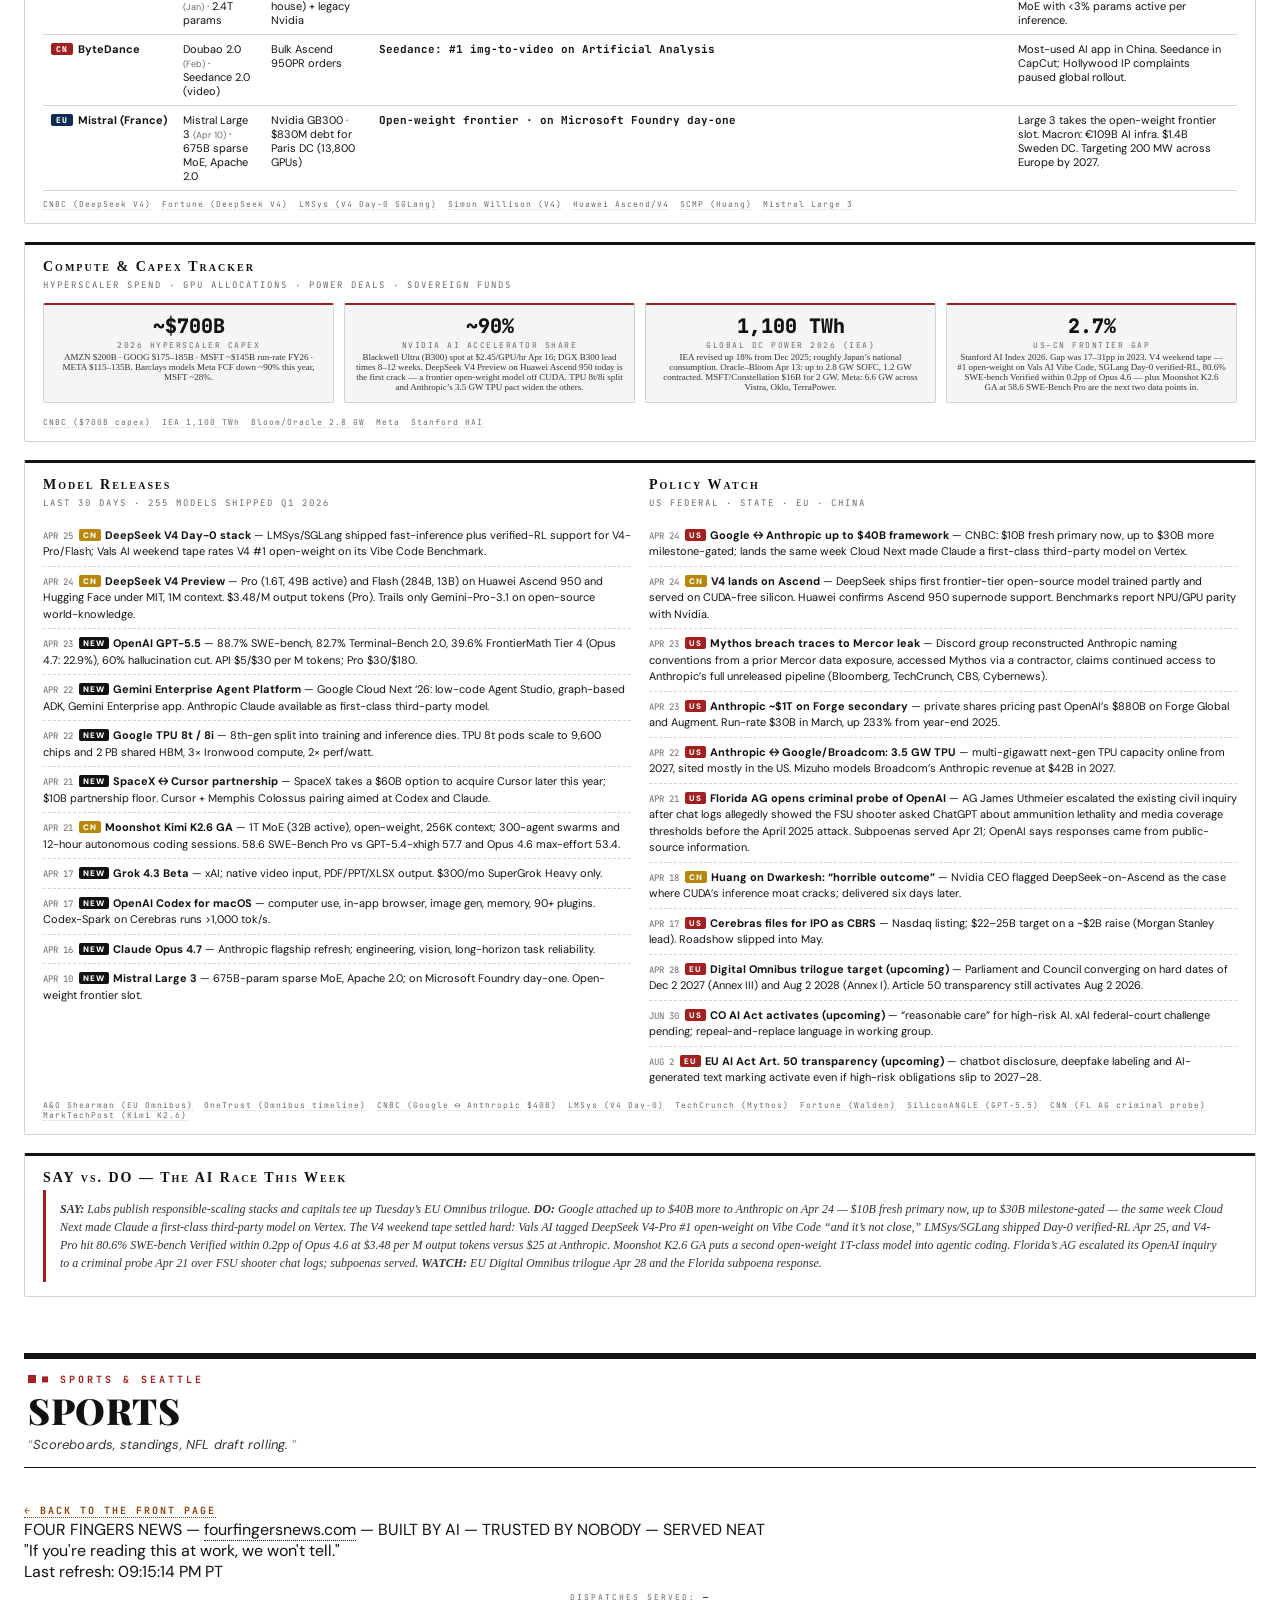
<file: ai.html>
<!DOCTYPE html>
<html lang="en">
<head>
<meta charset="UTF-8">
<meta name="viewport" content="width=device-width, initial-scale=1.0">
<meta http-equiv="Cache-Control" content="no-cache, no-store, must-revalidate"><meta http-equiv="Pragma" content="no-cache"><meta http-equiv="Expires" content="0">
<title>AI &amp; The Machine &mdash; Four Fingers News</title>
<meta name="description" content="AI tracker: US lab scorecard, China watch, compute & capex, model releases and policy.">
<meta name="theme-color" content="#0f1419">
<link rel="canonical" href="https://fourfingersnews.com/">
<meta property="og:type" content="website">
<meta property="og:site_name" content="Four Fingers News">
<meta property="og:title" content="AI &amp; The Machine &mdash; Four Fingers News">
<meta property="og:description" content="AI tracker: US lab scorecard, China watch, compute & capex, model releases and policy.">
<meta property="og:url" content="https://fourfingersnews.com/">
<meta name="twitter:card" content="summary_large_image">
<meta name="twitter:title" content="AI &amp; The Machine &mdash; Four Fingers News">
<meta name="twitter:description" content="AI tracker: US lab scorecard, China watch, compute & capex, model releases and policy.">
<link rel="icon" href="data:image/svg+xml,%3Csvg xmlns='http://www.w3.org/2000/svg' viewBox='0 0 64 64'%3E%3Crect x='14' y='10' width='36' height='44' rx='3' ry='3' fill='none' stroke='%23d4af37' stroke-width='3'/%3E%3Crect x='17' y='28' width='30' height='23' fill='%23b8860b' opacity='0.95'/%3E%3Crect x='17' y='28' width='30' height='3' fill='%23d4a017' opacity='0.9'/%3E%3Ccircle cx='40' cy='34' r='3' fill='%23fff8e7' opacity='0.55'/%3E%3C/svg%3E">
<link rel="stylesheet" href="assets/style.css?v=1777391998">
</head>
<body class="light-mode">

<div class="chyron" id="chyronBar">
  <div class="chyron-track" id="chyronTrack">
    <span class="chyron-item"><span class="chyron-label">&#9888;&#65039; IRAN WAR</span>Day <span class="iran-day-count">60</span> &bull; Hormuz shut &bull; Brent settles $112 &bull; WPR clock 3 days</span>
    <span class="chyron-sep">&#9670;</span>
    <span class="chyron-item"><span class="chyron-label">MLB</span><span class="chyronMLB">Mariners sweep at Busch &bull; Sun: Refsnyder pinch-hit HR in the 9th, 3-2 win &bull; First road sweep of the year after the 1-8 start &bull; Bats: 19 hits Sat, the season high</span></span>
    <span class="chyron-sep">&#9670;</span>
    <span class="chyron-item"><span class="chyronKraken"><span class="chyron-label">KRAKEN</span>Season over &bull; 34-34-11 (79 pts) &bull; 3rd straight playoff miss &bull; Ron Francis out as hockey ops prez &bull; GM search underway &bull; Stanley Cup Playoffs Round 1 in progress &mdash; Kraken watching from the couch again</span></span>
    <span class="chyron-sep">&#9670;</span>
    <span class="chyron-item"><span class="chyron-label">&#9971; PGA</span>Rory&rsquo;s back-to-back Masters in the books &bull; PGA Tour heads to RBC Heritage (Hilton Head) this week &bull; Scheffler defending &bull; Rory rumored for early-season LIV exhibition &mdash; PGA Tour silent</span>
    <span class="chyron-sep">&#9670;</span>
    <span class="chyron-item"><span class="chyron-label">NFL</span>Draft Rd 1&ndash;3 done &bull; Seahawks: RB Jadarian Price (Notre Dame) #32 &middot; S Bud Clark (TCU) #64 &middot; CB Julian Neal (Arkansas) #99 &mdash; back-half-of-the-secondary class, Clark a 15-INT ball-hawk &bull; Raiders QB Mendoza #1 overall &bull; Rams QB Ty Simpson #13 &bull; 9 OL in Rd 1 ties the record &bull; 4 Ohio St in the top 11 &bull; Rd 4&ndash;7 wrapped Sat</span>
    <span class="chyron-sep">&#9670;</span>
    <span class="chyron-item"><span class="chyron-label">&#128176; POLYMARKET</span>$200M+ traded on Iran war markets &bull; 50+ accounts under insider probe &bull; Congress demanding investigation &bull; Bets placed hours before ceasefire &bull; DOJ Thu charges Army SF MSgt Van Dyke (Fayetteville) &mdash; allegedly $400K on Maduro-raid contracts using classified info; 3 CEA counts + wire fraud + unlawful monetary transaction</span>
    <span class="chyron-sep">&#9670;</span>
    <span class="chyron-item"><span class="chyron-label">&#128308; HORMUZ</span>Seizure register: US Sun Apr 19 (Touska, Gulf of Oman) &bull; US Tue (Tifani, INDOPACOM) &bull; US Thu (Majestic X, Indian Ocean) &bull; US Sat Apr 25 (Sevan, Arabian Sea, off USS Pinckney) &bull; Iran Wed (Francesca + Epaminondas in the strait) &bull; Mon tracker: 16 vessels through vs ~60/day pre-war &bull; Sat tracker (MarineTraffic): just 1 transit in 12 hrs (Greek bulk carrier LB Energy) &bull; CENTCOM: 38 redirected since Apr 13 &bull; UN IMO flags ~20,000 seafarers stranded &bull; UKMTO threat level: critical &bull; Pentagon briefs Congress on six-month mine-clearance scenario</span>
    <span class="chyron-sep">&#9670;</span>
    <span class="chyron-item"><span class="chyron-label">&#128483; EPSTEIN</span>ACTING AG BLANCHE: DOJ &ldquo;has released everything the law requires&rdquo; &mdash; file drop is &ldquo;finished&rdquo; &bull; Congress disagrees; Epstein Files Transparency Act (HR-4405) still live in House &bull; Fed judge TOSSED Trump&rsquo;s WSJ defamation suit over 50th-birthday letter Mon (Trump &ldquo;nowhere close&rdquo; to &ldquo;actual malice&rdquo;) &bull; Bondi blew off her Mon deposition &mdash; Dem Rep. Garcia moving to contempt &bull; Melania rare address denying ties &bull; ZERO new US arrests despite 3.5M+ pages &bull; 43 victim names EXPOSED in DOJ redaction fail &bull; Gates June testimony still on calendar</span>
    <span class="chyron-sep">&#9670;</span>
    <span class="chyron-item"><span class="chyron-label">&#127936; NBA</span>PLAYOFFS R1 &bull; Sun: BOS 128-96 over PHI (BOS leads 3-1, Pritchard 32) &bull; TOR 93-89 over CLE (series 2-2, Barnes 23/9/6) &bull; SAS 114-93 over POR (SAS leads 3-1, Wemby 27/12) &bull; HOU 115-96 over LAL (forces G5 in LA) &bull; Sat: ATL-NYK and MIN-DEN G3 &bull; DET-ORL 1-1 &bull; OKC lead PHX 1-0</span>
    <span class="chyron-sep">&#9670;</span>
    <span class="chyron-item"><span class="chyron-label">&#128483; TRUMP</span>Mon: Cole Tomas Allen arraignment in DC fed court on firearm + assault-on-a-federal-officer counts; more charges expected &bull; Sun PM: WaPo/CNN report a note Allen sent family ~10 min before the WHCD attack &mdash; signed &ldquo;friendly federal assassin,&rdquo; ranks admin officials as targets &ldquo;from highest-ranking to lowest&rdquo; with an explicit exception for FBI Dir. Patel; investigators describe anti-Trump and anti-Christian rhetoric and grievances over detention-camp conditions; Allen wrote he does &ldquo;not expect forgiveness&rdquo; &bull; Sat 8:36 PM ET: armed man charges Secret Service line in WH Hilton lobby at the WHCD &mdash; Trump rushed off the dais; Vance, Hegseth, Rubio in the ballroom and moved out; one Secret Service agent shot at close range, vest stopped the round, suspect tackled. US Atty Pirro: 2 firearm counts + assault on a federal officer; arraignment Mon &bull; Sat AM to Fox&rsquo;s Aishah Hasnie: Witkoff &amp; Kushner NOT flying to Pakistan &mdash; &ldquo;we have all the cards&hellip; you&rsquo;re not going to be making any more 18-hour flights to sit around talking about nothing&rdquo;; Iran &ldquo;can call us anytime&rdquo; &bull; Sat Truth Social: &ldquo;tremendous infighting and confusion within their &lsquo;leadership.&rsquo; Nobody knows who is in charge, including them &hellip; we have all the cards, they have none! If they want to talk, all they have to do is call!!&rdquo; &bull; Sat reporters after the cancel: Iran &ldquo;within 10 minutes&hellip; gave us a new paper that was much better &hellip; a lot but not enough&rdquo;</span>
    <span class="chyron-sep">&#9670;</span>
    <span class="chyron-item"><span class="chyron-label">&#127777; CLIMATE</span>March 2026 hottest on record for Lower 48 &bull; Emperor penguins declared ENDANGERED &bull; Antarctic ice at record low &bull; Colorado St forecasts 13 named storms, 6 hurricanes for 2026 &bull; This is fine</span>
    <span class="chyron-sep">&#9670;</span>
    <span class="chyron-item"><span class="chyron-label">&#9962; POPE LEO XIV</span>In Equatorial Guinea &mdash; final leg of 11-day Africa tour &bull; Visited prison in Bata, told inmates &ldquo;you are not alone&rdquo; &bull; Open-air Mass in Malabo Thu, then home to Rome &bull; Tour hit Algeria &rarr; Cameroon &rarr; Angola &rarr; EQ &bull; Called out neocolonialism, corruption, extractivism across the continent &bull; 18,000 km covered</span>
    <span class="chyron-sep">&#9670;</span>
    <span class="chyron-item"><span class="chyron-label">&#127470;&#127481; ITALY</span>Meloni SUSPENDS auto-renewal of 2003 defense cooperation pact with Israel &mdash; announced Tue at Verona event &bull; Trigger: IDF fired warning shots at Italian UN peacekeeping convoy in Lebanon, damaged a vehicle &bull; Italy summoned Israel&rsquo;s ambassador &bull; Same day Trump trashed her in Corriere della Sera: &ldquo;I thought she had courage&rdquo; &bull; Israeli MFA pushes back: &ldquo;no security agreement with Italy&rdquo; &mdash; calls 2003 MoU empty &bull; Meloni also called Trump&rsquo;s attacks on Pope &ldquo;unacceptable&rdquo;</span>
    <span class="chyron-sep">&#9670;</span>
    <span class="chyron-item"><span class="chyron-label">&#127988;&#65039; CONGRESS</span>Reps. Tony Gonzales (R-TX) &amp; Eric Swalwell (D-CA) resigned &bull; Sudan enters YEAR 4 of war &mdash; UN humanitarian chief Fletcher: &ldquo;another year the world has failed the test of Sudan&rdquo; &bull; Maine lawmakers approve bill freezing new data centers until Nov 2027</span>
    <span class="chyron-sep">&#9670;</span>
    <span class="chyron-item"><span class="chyron-label">&#127473;&#127463; LEBANON</span>Three-week extension eight days old &bull; MON AM: IDF strikes Hezbollah sites in the Beqaa Valley &mdash; first Beqaa hit in ~3 weeks (Times of Israel) &bull; MON: Pres. Aoun to a southern delegation &mdash; negotiating with Israel &ldquo;is not betrayal&rdquo;; betrayal is &ldquo;those who take their country to war to serve foreign interests&rdquo; &bull; MON: HZ Sec-Gen Qassem rejects reported Beirut&ndash;Tel Aviv direct-talks plan as &ldquo;a grave sin&rdquo; &bull; MON AM: IDF kills Hussein Makled, head of Hezbollah intelligence HQ, in overnight Beirut precise strike &mdash; first Beirut hit since the Apr 19 extension began; HZ frames retaliation as &ldquo;legitimate response&rdquo; &bull; Western Galilee sirens Mon AM on suspected HZ drone &bull; Northern Israeli border-town mayors Sun PM: schools close from Tue, citing rocket and drone fire the ceasefire has not stopped &bull; FIRST IDF KIA INSIDE THE EXTENSION: Sgt. Idan Fooks, 19, killed Sun AM by Hezbollah explosive drone in Taybeh during tank repair &mdash; 6 wounded (4 serious incl. an officer, 1 moderate, 1 light); 2 follow-on drones at medevac, 1 intercepted, 1 detonated near responders; HZ takes credit, calls it response to truce violations &bull; Sun AM: IDF spox Adraee orders 7 villages N of the Litani to evacuate &mdash; will &ldquo;act forcefully&rdquo; vs HZ targets; strikes commence post-order, Kfar Tibnit hit with casualties (Lebanese state media) &bull; Netanyahu: HZ violations &ldquo;in practice, dismantling the ceasefire&rdquo; &bull; Sat: 2 Hezbollah projectiles at north (1 intercepted, 1 in open ground), sirens in Manara/Margaliot/Misgav Am &bull; IDF says six gunmen killed in Bint Jbeil exchange &bull; Netanyahu orders strikes &ldquo;with force&rdquo; &mdash; IDF hits Hezbollah-linked buildings in Haddatha, Zibqine, al-Sultaniyeh and Kherbet Selm, claims &ldquo;more than 15 eliminated&rdquo; (incl. three in a vehicle &ldquo;loaded with weapons&rdquo;) &bull; IAF intercepts &ldquo;suspicious aerial target&rdquo; over south Sat PM; Hezbollah downs IDF drone &bull; NNA: 4 killed on truck + motorcycle in Yohmor al-Shaqif (Nabatieh); 2 killed/17 wounded (women and children among the wounded) in Safad al-Battikh &bull; Lebanon Health Min: 6 killed across Sat strikes &bull; Sun PM: Pres. Aoun calls Litani-bridge strikes a &ldquo;dangerous escalation,&rdquo; an attempt &ldquo;to sever geographical connectivity&rdquo; between south Lebanon and the rest, obstructing humanitarian aid &bull; Sun PM: Hezbollah recasts the Taybeh hit as a roadside-bomb ambush on an 8-vehicle Israeli armored convoy moving Taybeh&rarr;Deir Seryan, claims 4 Merkavas destroyed/set ablaze; IDF count unchanged at 1 KIA + 6 wounded &bull; Scope on paper still: halt to strikes, IDF withdrawal, prisoner release, LAF deployment, reconstruction &bull; Hezbollah still rejects the track</span>
    <span class="chyron-sep">&#9670;</span>
    <span class="chyron-item"><span class="chyron-label">&#127916;&#65039; MEDIA</span>WBD shareholders Thu approve the $110B Paramount Skydance merger &mdash; $31/share values Warner Bros. Discovery at ~$77B &bull; Combines HBO Max, CNN, TBS, TNT, and the Warner Bros. film studio into the Paramount Skydance stack &bull; Regulatory review next in Washington (DOJ subpoenas sent late Mar on studio output, content rights, streaming, theaters) and London &bull; Both boards had endorsed unanimously</span>
    <span class="chyron-sep">&#9670;</span>
    <span class="chyron-item"><span class="chyron-label">&#128200; MARKETS</span>Mon midday: SPX &minus;0.2% / Dow &minus;0.4% (~&minus;193 pts) / NDX softer ahead of Mag-7 wk + Wed FOMC (priced 100% hold) &bull; Brent ~$108.11 (~+2.6%) past the Asia 3-wk high; WTI tops $96 (~+2%) &bull; Asia: Nikkei +1.4% record, Kospi +1.83% record, MSCI Asia-Pac +1.7%, MSCI EM record, TSMC +6% record &bull; Fri close: S&amp;P 7,165.08 (+0.8%) record, Nasdaq Comp 24,836.60 (+1.6%) record, Dow 49,230.71 (&minus;0.2%) &bull; Semis up 18 straight &mdash; INTC tops its 2000 peak on +20&ndash;25% Q1 move ($13.6B rev, data-center $5.1B vs $4.4B est); NVDA retakes $5T cap; TXN 25-yr high &bull; Magnificent Seven earnings load the wk, Fed decision Wed &bull; DOJ drops criminal probe of Fed Chair Powell &mdash; clears Tillis hold, opens runway for Warsh confirmation</span>
    <span class="chyron-sep">&#9670;</span>
    <span class="chyron-item"><span class="chyron-label">QUANTUM</span>Quantinuum hits 94 logical qubits from 98 physical &bull; Error correction at break-even &bull; Q-Day estimates lurch to ~2030 &bull; China&rsquo;s 3,700km quantum network live &bull; Google Willow 13,000x advantage &bull; $38B global spend</span>
    <span class="chyron-sep">&#9670;</span>
    <span class="chyron-item"><span class="chyron-label">&#9943;&#65039; TRUTH</span>Trump Thu AM: Navy &ldquo;to shoot and kill any boat&rdquo; laying mines in Hormuz, &ldquo;no hesitation&rdquo; &bull; Minesweepers &ldquo;tripled up&rdquo; &bull; Frame: &ldquo;total control,&rdquo; strait &ldquo;Sealed up Tight&rdquo; &bull; &ldquo;No ship can enter or leave without the approval of the United States Navy... until such time as Iran is able to make a DEAL&rdquo;</span>
    <span class="chyron-sep">&#9670;</span>
    <span class="chyron-item"><span class="chyron-label">&#128138; HEALTH</span>73% of Americans say insurer delays/denials are major problem &bull; Sheer Health launching to fight insurance battles &bull; AbbVie + Genentech joining White House discount drug site</span>
    <span class="chyron-sep">&#9670;</span>
    <span class="chyron-item"><span class="chyron-label">&#9878; ANTITRUST</span>Federal jury finds Live Nation ILLEGALLY MONOPOLIZED US concert ticketing &bull; 30+ states brought case without DOJ support &bull; Consumer refunds possible &bull; Ticketmaster dominance confirmed in court</span>
    <span class="chyron-sep">&#9670;</span>
    <span class="chyron-item"><span class="chyron-label">GAS</span><span id="chyronGas1">Seattle avg: loading...</span></span>
    <span class="chyron-sep">&#9670;</span>
    <span class="chyron-item"><span class="chyron-label">&#9981; GAS</span><span id="chyronGasNatl">Nat'l avg: loading...</span></span>
    <span class="chyron-sep">&#9670;</span>
    <span class="chyron-item"><span class="chyron-label">&#9888;&#65039; IRAN WAR</span>Day <span class="iran-day-count">60</span> &bull; Hormuz shut &bull; Brent settles $112 &bull; WPR clock 3 days</span>
    <span class="chyron-sep">&#9670;</span>
    <span class="chyron-item"><span class="chyron-label">MLB</span><span class="chyronMLB">Mariners sweep at Busch &bull; Sun: Refsnyder pinch-hit HR in the 9th, 3-2 win &bull; First road sweep of the year after the 1-8 start &bull; Bats: 19 hits Sat, the season high</span></span>
    <span class="chyron-sep">&#9670;</span>
    <span class="chyron-item"><span class="chyronKraken"><span class="chyron-label">KRAKEN</span>Season over &bull; 34-34-11 (79 pts) &bull; 3rd straight playoff miss &bull; Ron Francis out as hockey ops prez &bull; GM search underway &bull; Stanley Cup Playoffs Round 1 in progress &mdash; Kraken watching from the couch again</span></span>
    <span class="chyron-sep">&#9670;</span>
    <span class="chyron-item"><span class="chyron-label">&#9971; PGA</span>Rory&rsquo;s back-to-back Masters in the books &bull; PGA Tour heads to RBC Heritage (Hilton Head) this week &bull; Scheffler defending &bull; Rory rumored for early-season LIV exhibition &mdash; PGA Tour silent</span>
    <span class="chyron-sep">&#9670;</span>
    <span class="chyron-item"><span class="chyron-label">NFL</span>Draft Rd 1&ndash;3 done &bull; Seahawks: RB Jadarian Price (Notre Dame) #32 &middot; S Bud Clark (TCU) #64 &middot; CB Julian Neal (Arkansas) #99 &mdash; back-half-of-the-secondary class, Clark a 15-INT ball-hawk &bull; Raiders QB Mendoza #1 overall &bull; Rams QB Ty Simpson #13 &bull; 9 OL in Rd 1 ties the record &bull; 4 Ohio St in the top 11 &bull; Rd 4&ndash;7 wrapped Sat</span>
    <span class="chyron-sep">&#9670;</span>
    <span class="chyron-item"><span class="chyron-label">&#128176; POLYMARKET</span>$200M+ traded on Iran war markets &bull; 50+ accounts under insider probe &bull; Congress demanding investigation &bull; Bets placed hours before ceasefire &bull; DOJ Thu charges Army SF MSgt Van Dyke (Fayetteville) &mdash; allegedly $400K on Maduro-raid contracts using classified info; 3 CEA counts + wire fraud + unlawful monetary transaction</span>
    <span class="chyron-sep">&#9670;</span>
    <span class="chyron-item"><span class="chyron-label">&#128308; HORMUZ</span>Seizure register: US Sun Apr 19 (Touska, Gulf of Oman) &bull; US Tue (Tifani, INDOPACOM) &bull; US Thu (Majestic X, Indian Ocean) &bull; US Sat Apr 25 (Sevan, Arabian Sea, off USS Pinckney) &bull; Iran Wed (Francesca + Epaminondas in the strait) &bull; Mon tracker: 16 vessels through vs ~60/day pre-war &bull; Sat tracker (MarineTraffic): just 1 transit in 12 hrs (Greek bulk carrier LB Energy) &bull; CENTCOM: 38 redirected since Apr 13 &bull; UN IMO flags ~20,000 seafarers stranded &bull; UKMTO threat level: critical &bull; Pentagon briefs Congress on six-month mine-clearance scenario</span>
    <span class="chyron-sep">&#9670;</span>
    <span class="chyron-item"><span class="chyron-label">&#128483; EPSTEIN</span>ACTING AG BLANCHE: DOJ &ldquo;has released everything the law requires&rdquo; &mdash; file drop is &ldquo;finished&rdquo; &bull; Congress disagrees; Epstein Files Transparency Act (HR-4405) still live in House &bull; Fed judge TOSSED Trump&rsquo;s WSJ defamation suit over 50th-birthday letter Mon (Trump &ldquo;nowhere close&rdquo; to &ldquo;actual malice&rdquo;) &bull; Bondi blew off her Mon deposition &mdash; Dem Rep. Garcia moving to contempt &bull; Melania rare address denying ties &bull; ZERO new US arrests despite 3.5M+ pages &bull; 43 victim names EXPOSED in DOJ redaction fail &bull; Gates June testimony still on calendar</span>
    <span class="chyron-sep">&#9670;</span>
    <span class="chyron-item"><span class="chyron-label">&#127936; NBA</span>PLAYOFFS R1 &bull; Sun: BOS 128-96 over PHI (BOS leads 3-1, Pritchard 32) &bull; TOR 93-89 over CLE (series 2-2, Barnes 23/9/6) &bull; SAS 114-93 over POR (SAS leads 3-1, Wemby 27/12) &bull; HOU 115-96 over LAL (forces G5 in LA) &bull; Sat: ATL-NYK and MIN-DEN G3 &bull; DET-ORL 1-1 &bull; OKC lead PHX 1-0</span>
    <span class="chyron-sep">&#9670;</span>
    <span class="chyron-item"><span class="chyron-label">&#128483; TRUMP</span>Mon: Cole Tomas Allen arraignment in DC fed court on firearm + assault-on-a-federal-officer counts; more charges expected &bull; Sun PM: WaPo/CNN report a note Allen sent family ~10 min before the WHCD attack &mdash; signed &ldquo;friendly federal assassin,&rdquo; ranks admin officials as targets &ldquo;from highest-ranking to lowest&rdquo; with an explicit exception for FBI Dir. Patel; investigators describe anti-Trump and anti-Christian rhetoric and grievances over detention-camp conditions; Allen wrote he does &ldquo;not expect forgiveness&rdquo; &bull; Sat 8:36 PM ET: armed man charges Secret Service line in WH Hilton lobby at the WHCD &mdash; Trump rushed off the dais; Vance, Hegseth, Rubio in the ballroom and moved out; one Secret Service agent shot at close range, vest stopped the round, suspect tackled. US Atty Pirro: 2 firearm counts + assault on a federal officer; arraignment Mon &bull; Sat AM to Fox&rsquo;s Aishah Hasnie: Witkoff &amp; Kushner NOT flying to Pakistan &mdash; &ldquo;we have all the cards&hellip; you&rsquo;re not going to be making any more 18-hour flights to sit around talking about nothing&rdquo;; Iran &ldquo;can call us anytime&rdquo; &bull; Sat Truth Social: &ldquo;tremendous infighting and confusion within their &lsquo;leadership.&rsquo; Nobody knows who is in charge, including them &hellip; we have all the cards, they have none! If they want to talk, all they have to do is call!!&rdquo; &bull; Sat reporters after the cancel: Iran &ldquo;within 10 minutes&hellip; gave us a new paper that was much better &hellip; a lot but not enough&rdquo;</span>
    <span class="chyron-sep">&#9670;</span>
    <span class="chyron-item"><span class="chyron-label">&#127777; CLIMATE</span>March 2026 hottest on record for Lower 48 &bull; Emperor penguins declared ENDANGERED &bull; Antarctic ice at record low &bull; Colorado St forecasts 13 named storms, 6 hurricanes for 2026 &bull; This is fine</span>
    <span class="chyron-sep">&#9670;</span>
    <span class="chyron-item"><span class="chyron-label">&#9962; POPE LEO XIV</span>In Equatorial Guinea &mdash; final leg of 11-day Africa tour &bull; Visited prison in Bata, told inmates &ldquo;you are not alone&rdquo; &bull; Open-air Mass in Malabo Thu, then home to Rome &bull; Tour hit Algeria &rarr; Cameroon &rarr; Angola &rarr; EQ &bull; Called out neocolonialism, corruption, extractivism across the continent &bull; 18,000 km covered</span>
    <span class="chyron-sep">&#9670;</span>
    <span class="chyron-item"><span class="chyron-label">&#127470;&#127481; ITALY</span>Meloni SUSPENDS auto-renewal of 2003 defense cooperation pact with Israel &mdash; announced Tue at Verona event &bull; Trigger: IDF fired warning shots at Italian UN peacekeeping convoy in Lebanon, damaged a vehicle &bull; Italy summoned Israel&rsquo;s ambassador &bull; Same day Trump trashed her in Corriere della Sera: &ldquo;I thought she had courage&rdquo; &bull; Israeli MFA pushes back: &ldquo;no security agreement with Italy&rdquo; &mdash; calls 2003 MoU empty &bull; Meloni also called Trump&rsquo;s attacks on Pope &ldquo;unacceptable&rdquo;</span>
    <span class="chyron-sep">&#9670;</span>
    <span class="chyron-item"><span class="chyron-label">&#127988;&#65039; CONGRESS</span>Reps. Tony Gonzales (R-TX) &amp; Eric Swalwell (D-CA) resigned &bull; Sudan enters YEAR 4 of war &mdash; UN humanitarian chief Fletcher: &ldquo;another year the world has failed the test of Sudan&rdquo; &bull; Maine lawmakers approve bill freezing new data centers until Nov 2027</span>
    <span class="chyron-sep">&#9670;</span>
    <span class="chyron-item"><span class="chyron-label">&#127473;&#127463; LEBANON</span>Three-week extension eight days old &bull; MON AM: IDF strikes Hezbollah sites in the Beqaa Valley &mdash; first Beqaa hit in ~3 weeks (Times of Israel) &bull; MON: Pres. Aoun to a southern delegation &mdash; negotiating with Israel &ldquo;is not betrayal&rdquo;; betrayal is &ldquo;those who take their country to war to serve foreign interests&rdquo; &bull; MON: HZ Sec-Gen Qassem rejects reported Beirut&ndash;Tel Aviv direct-talks plan as &ldquo;a grave sin&rdquo; &bull; MON AM: IDF kills Hussein Makled, head of Hezbollah intelligence HQ, in overnight Beirut precise strike &mdash; first Beirut hit since the Apr 19 extension began; HZ frames retaliation as &ldquo;legitimate response&rdquo; &bull; Western Galilee sirens Mon AM on suspected HZ drone &bull; Northern Israeli border-town mayors Sun PM: schools close from Tue, citing rocket and drone fire the ceasefire has not stopped &bull; FIRST IDF KIA INSIDE THE EXTENSION: Sgt. Idan Fooks, 19, killed Sun AM by Hezbollah explosive drone in Taybeh during tank repair &mdash; 6 wounded (4 serious incl. an officer, 1 moderate, 1 light); 2 follow-on drones at medevac, 1 intercepted, 1 detonated near responders; HZ takes credit, calls it response to truce violations &bull; Sun AM: IDF spox Adraee orders 7 villages N of the Litani to evacuate &mdash; will &ldquo;act forcefully&rdquo; vs HZ targets; strikes commence post-order, Kfar Tibnit hit with casualties (Lebanese state media) &bull; Netanyahu: HZ violations &ldquo;in practice, dismantling the ceasefire&rdquo; &bull; Sat: 2 Hezbollah projectiles at north (1 intercepted, 1 in open ground), sirens in Manara/Margaliot/Misgav Am &bull; IDF says six gunmen killed in Bint Jbeil exchange &bull; Netanyahu orders strikes &ldquo;with force&rdquo; &mdash; IDF hits Hezbollah-linked buildings in Haddatha, Zibqine, al-Sultaniyeh and Kherbet Selm, claims &ldquo;more than 15 eliminated&rdquo; (incl. three in a vehicle &ldquo;loaded with weapons&rdquo;) &bull; IAF intercepts &ldquo;suspicious aerial target&rdquo; over south Sat PM; Hezbollah downs IDF drone &bull; NNA: 4 killed on truck + motorcycle in Yohmor al-Shaqif (Nabatieh); 2 killed/17 wounded (women and children among the wounded) in Safad al-Battikh &bull; Lebanon Health Min: 6 killed across Sat strikes &bull; Sun PM: Pres. Aoun calls Litani-bridge strikes a &ldquo;dangerous escalation,&rdquo; an attempt &ldquo;to sever geographical connectivity&rdquo; between south Lebanon and the rest, obstructing humanitarian aid &bull; Sun PM: Hezbollah recasts the Taybeh hit as a roadside-bomb ambush on an 8-vehicle Israeli armored convoy moving Taybeh&rarr;Deir Seryan, claims 4 Merkavas destroyed/set ablaze; IDF count unchanged at 1 KIA + 6 wounded &bull; Scope on paper still: halt to strikes, IDF withdrawal, prisoner release, LAF deployment, reconstruction &bull; Hezbollah still rejects the track</span>
    <span class="chyron-sep">&#9670;</span>
    <span class="chyron-item"><span class="chyron-label">&#127916;&#65039; MEDIA</span>WBD shareholders Thu approve the $110B Paramount Skydance merger &mdash; $31/share values Warner Bros. Discovery at ~$77B &bull; Combines HBO Max, CNN, TBS, TNT, and the Warner Bros. film studio into the Paramount Skydance stack &bull; Regulatory review next in Washington (DOJ subpoenas sent late Mar on studio output, content rights, streaming, theaters) and London &bull; Both boards had endorsed unanimously</span>
    <span class="chyron-sep">&#9670;</span>
    <span class="chyron-item"><span class="chyron-label">&#128200; MARKETS</span>Mon midday: SPX &minus;0.2% / Dow &minus;0.4% (~&minus;193 pts) / NDX softer ahead of Mag-7 wk + Wed FOMC (priced 100% hold) &bull; Brent ~$108.11 (~+2.6%) past the Asia 3-wk high; WTI tops $96 (~+2%) &bull; Asia: Nikkei +1.4% record, Kospi +1.83% record, MSCI Asia-Pac +1.7%, MSCI EM record, TSMC +6% record &bull; Fri close: S&amp;P 7,165.08 (+0.8%) record, Nasdaq Comp 24,836.60 (+1.6%) record, Dow 49,230.71 (&minus;0.2%) &bull; Semis up 18 straight &mdash; INTC tops its 2000 peak on +20&ndash;25% Q1 move ($13.6B rev, data-center $5.1B vs $4.4B est); NVDA retakes $5T cap; TXN 25-yr high &bull; Magnificent Seven earnings load the wk, Fed decision Wed &bull; DOJ drops criminal probe of Fed Chair Powell &mdash; clears Tillis hold, opens runway for Warsh confirmation</span>
    <span class="chyron-sep">&#9670;</span>
    <span class="chyron-item"><span class="chyron-label">QUANTUM</span>Quantinuum hits 94 logical qubits from 98 physical &bull; Error correction at break-even &bull; Q-Day estimates lurch to ~2030 &bull; China&rsquo;s 3,700km quantum network live &bull; Google Willow 13,000x advantage &bull; $38B global spend</span>
    <span class="chyron-sep">&#9670;</span>
    <span class="chyron-item"><span class="chyron-label">&#9943;&#65039; TRUTH</span>Trump Thu AM: Navy &ldquo;to shoot and kill any boat&rdquo; laying mines in Hormuz, &ldquo;no hesitation&rdquo; &bull; Minesweepers &ldquo;tripled up&rdquo; &bull; Frame: &ldquo;total control,&rdquo; strait &ldquo;Sealed up Tight&rdquo; &bull; &ldquo;No ship can enter or leave without the approval of the United States Navy... until such time as Iran is able to make a DEAL&rdquo;</span>
    <span class="chyron-sep">&#9670;</span>
    <span class="chyron-item"><span class="chyron-label">&#128138; HEALTH</span>73% of Americans say insurer delays/denials are major problem &bull; Sheer Health launching to fight insurance battles &bull; AbbVie + Genentech joining White House discount drug site</span>
    <span class="chyron-sep">&#9670;</span>
    <span class="chyron-item"><span class="chyron-label">&#9878; ANTITRUST</span>Federal jury finds Live Nation ILLEGALLY MONOPOLIZED US concert ticketing &bull; 30+ states brought case without DOJ support &bull; Consumer refunds possible &bull; Ticketmaster dominance confirmed in court</span>
    <span class="chyron-sep">&#9670;</span>
    <span class="chyron-item"><span class="chyron-label">GAS</span><span id="chyronGas2">Seattle avg: loading...</span></span>
    <span class="chyron-sep">&#9670;</span>
    <span class="chyron-item"><span class="chyron-label">&#9981; GAS</span><span id="chyronGasNatl2">Nat'l avg: loading...</span></span>
    <span class="chyron-sep">&#9670;</span>
  </div>
</div>

<div class="bg-grid"></div>

<div class="particles" id="particles"></div>

<div class="main">

  <!-- ═══ HEADER ═══ -->
    <!-- &#9552;&#9552;&#9552; HEADER &#9552;&#9552;&#9552; -->
  <header class="header">
    <div class="header-left">
      <!-- whiskey-glass mark Ã¢ÂÂ distillery palette -->
      <svg width="52" height="52" viewBox="0 0 64 64" style="flex-shrink:0;margin-right:14px;filter:drop-shadow(0 2px 6px rgba(0,0,0,0.5)) drop-shadow(0 0 10px rgba(212,160,23,0.35));" aria-hidden="true">
        <defs>
          <linearGradient id="whiskey" x1="0" y1="0" x2="0" y2="1">
            <stop offset="0%" stop-color="#d4a017"/>
            <stop offset="50%" stop-color="#b8860b"/>
            <stop offset="100%" stop-color="#8b5a0a"/>
          </linearGradient>
          <linearGradient id="glass" x1="0" y1="0" x2="0" y2="1">
            <stop offset="0%" stop-color="#d4af37"/>
            <stop offset="100%" stop-color="#b87333"/>
          </linearGradient>
        </defs>
        <rect x="14" y="10" width="36" height="44" rx="3" ry="3" fill="none" stroke="url(#glass)" stroke-width="2.5"/>
        <rect x="17" y="28" width="30" height="23" fill="url(#whiskey)" opacity="0.95"/>
        <rect x="17" y="28" width="30" height="2.5" fill="#f0c64a" opacity="0.85"/>
        <circle cx="40" cy="35" r="3" fill="#fff8e7" opacity="0.55"/>
        <circle cx="36" cy="42" r="1.6" fill="#fff8e7" opacity="0.4"/>
        <line x1="22" y1="51" x2="42" y2="51" stroke="#fff8e7" stroke-width="0.6" opacity="0.3"/>
      </svg>
      <div>
        <div class="header-title" style="font-family:Georgia,'Playfair Display',serif;letter-spacing:2px;">FOUR FINGERS NEWS</div>
        <div class="header-subtitle" id="ffnTagline">THE NEWS, NEAT.</div>
      </div>
    </div>
    <script>
      // Tagline rotator Ã¢ÂÂ keeps all the contenders in circulation
      (function(){
        var taglines = [
          'THE NEWS, NEAT.',
          'POUR FIRST. READ SECOND.',
          'TWO FINGERS FOR THE MARKETS, TWO FOR THE POLITICS.',
          'EVERYTHING THAT MATTERS. MOST OF IT DOESN&rsquo;T.',
          'HARD NEWS. SOFT IRONY. ROCKS OPTIONAL.',
          'SERVED NEAT. NEVER WATERED DOWN.',
          'NO ICE. NO CHASER. NO SPIN.'
        ];
        var i = 0;
        var el = document.getElementById('ffnTagline');
        if(!el) return;
        // pick a random starting tagline so it&rsquo;s different each pageload
        i = Math.floor(Math.random() * taglines.length);
        el.innerHTML = taglines[i];
        setInterval(function(){
          i = (i + 1) % taglines.length;
          el.style.opacity = '0';
          setTimeout(function(){
            el.innerHTML = taglines[i];
            el.style.opacity = '';
          }, 350);
        }, 9000);
      })();
    </script>
    <div class="header-right">
      <div class="live-indicator">
        <div class="live-dot"></div>
        LIVE
      </div>
      <div>
        <div class="clock" id="clock">--:--:-- --</div>
        <div class="clock-date" id="clockDate">---</div>
      </div>
    </div>
  </header>

  <!-- ═══ SECTION NAV ═══ -->
  <nav class="section-nav">
    <div class="section-nav-inner">
      <a href="index.html">Home</a>
      <a href="iran.html">Iran War</a>
      <a href="lebanon.html">Lebanon</a>
      <a href="troops.html">Troops</a>
      <a href="politics.html">Politics</a>
      <a href="markets.html">Markets</a>
      <a href="ai.html" class="active">AI</a>
      <a href="quantum.html">Quantum</a>
      <a href="rapture.html">Rapture</a>
      <a href="sports.html">Sports</a>
      <a href="epstein.html">Epstein</a>
      <a href="wildcard.html">Wild Card</a>
      <a href="pour.html">The Pour</a>
      <a href="watch.html">Watch</a>
    </div>
  </nav>

<div class="lan-page-masthead">
    <div class="lpm-tag">&#9632; THE RACE</div>
    <div class="lpm-name">AI &amp; The Machine</div>
    <div class="lpm-kicker">US labs, China watch, compute &amp; capex, model releases, policy. The race nobody is winning gracefully.</div>
  </div>
  <!-- Ã¢ÂÂÃ¢ÂÂÃ¢ÂÂ AI & THE MACHINE Ã¢ÂÂÃ¢ÂÂÃ¢ÂÂ -->
  <!-- AUTO-UPDATED BY: ai-beat (daily) -->
  <!-- EDIT TARGETS: #aiUpdated, #aiLabRows, #aiIntlRows, #aiCapexCards, #aiReleasesFeed, #aiPolicyFeed, #aiNarrative -->
  <div class="section-anchor" id="section-ai"></div>
  <div class="lan-masthead">
    <div class="lm-tag">&#9632; THE RACE &middot; DOMESTIC + INTERNATIONAL &middot; COMPUTE &middot; POLICY</div>
    <div class="lm-name">AI &amp; THE MACHINE</div>
    <div class="lm-kicker">$690B in capex. Five frontier labs. Two superpowers. The receipts.</div>
  </div>

  

  <div id="aiSection">
    <div class="ai-dateline">AS OF: <span id="aiUpdated">Mon Apr 27 &middot; 10:00 PT</span></div>

    <!-- Ã¢ÂÂÃ¢ÂÂ PANEL 1: US LAB SCORECARD Ã¢ÂÂÃ¢ÂÂ -->
    <div class="ai-panel">
      <div class="ai-panel-title">Lab Scorecard &mdash; Domestic</div>
      <div class="ai-panel-sub">FRONTIER LABS &middot; FLAGSHIP MODELS &middot; CAPITAL &middot; HEADCOUNT &middot; SAFETY POSTURE</div>
      <table>
        <thead>
          <tr>
            <th>LAB</th>
            <th>FLAGSHIP</th>
            <th>VALUATION / CAPEX</th>
            <th>HEADCOUNT</th>
            <th>SAFETY POSTURE</th>
          </tr>
        </thead>
        <tbody id="aiLabRows">
          <tr>
            <td class="ai-lab"><span class="ai-badge us">US</span>Anthropic</td>
            <td>Claude Opus 4.7 <span style="font-size:9px;color:var(--text-muted);">(Apr 16)</span> &middot; Mythos Preview (Apr 7, withheld)</td>
            <td class="ai-val">$380B primary &middot; ~$1T Forge &middot; +$40B Google framework</td>
            <td class="ai-val">~1,500</td>
            <td>Google framed up to $40B more on Apr 24 &mdash; $10B fresh primary now, up to $30B milestone-gated &mdash; the same week Cloud Next made Claude a first-class third-party model on Vertex. Mythos Preview &mdash; the cyber-capable model Anthropic called too powerful to ship &mdash; remains accessible to a Discord group that reconstructed Anthropic naming conventions from a Mercor data leak and reached Mythos through a contractor environment (Bloomberg, TechCrunch, CBS, Apr 21&ndash;23). Group claims coverage of Anthropic&rsquo;s full unreleased pipeline; ex-US cyber director Kemba Walden in Fortune called it a clarion call. Forge still marks Anthropic near $1T on a $30B run-rate.</td>
          </tr>
          <tr>
            <td class="ai-lab"><span class="ai-badge us">US</span>OpenAI</td>
            <td>GPT-5.5 <span style="font-size:9px;color:var(--text-muted);">(Apr 23)</span> &middot; GPT-Rosalind (Apr 16)</td>
            <td class="ai-val">~$880B Forge &middot; $122B raised</td>
            <td class="ai-val">~7,700</td>
            <td>GPT-5.5 shipped to ChatGPT subscribers Apr 23 and the API Apr 24, six weeks after GPT-5.4: 88.7% SWE-bench, 82.7% Terminal-Bench 2.0, 39.6% FrontierMath Tier 4 (vs Opus 4.7&rsquo;s 22.9%), 60% hallucination cut. API at $5/$30 per M tokens; Pro at $30/$180. First fully retrained base since GPT-4.5. Workspace Agents (Apr 22) and Codex for macOS (Apr 17) underneath.</td>
          </tr>
          <tr>
            <td class="ai-lab"><span class="ai-badge us">US</span>Google DeepMind</td>
            <td>Gemini 3.1 Ultra <span style="font-size:9px;color:var(--text-muted);">(Feb 19)</span></td>
            <td class="ai-val">$175&ndash;185B capex (Alphabet)</td>
            <td class="ai-val">~6,000&ndash;8,200</td>
            <td>Cloud Next &lsquo;26 (Apr 22) unified the Gemini Enterprise Agent Platform &mdash; low-code Agent Studio, graph-based ADK, Anthropic Claude as first-class third-party model. 8th-gen TPU split into TPU 8t (training, 9,600-chip pods, 2 PB HBM, 3&times; Ironwood compute) and TPU 8i (inference, 2&times; perf/watt). $750M partner fund attached. Gemini-Pro-3.1 is the sole closed model above DeepSeek V4 Preview on open-source benchmarks.</td>
          </tr>
          <tr>
            <td class="ai-lab"><span class="ai-badge us">US</span>xAI</td>
            <td>Grok 4.3 Beta <span style="font-size:9px;color:var(--text-muted);">(Apr 17)</span> &middot; Grok 5 training wraps late Apr</td>
            <td class="ai-val">$20B round Apr 2026</td>
            <td class="ai-val">~3,000 (Memphis)</td>
            <td>Colossus 2 is slated to hit 1.5 GW and 550k+ Blackwell GPUs by end-April; Grok 5 primary training run wraps then, with public beta pegged Q2. SpaceX holds a $60B option on Cursor (Apr 21) with a $10B partnership floor. No public RSP or safety framework. CO AI Act challenge filed Apr 9 still pending (Jun 30 activation).</td>
          </tr>
          <tr>
            <td class="ai-lab"><span class="ai-badge us">US</span>Meta AI</td>
            <td>Llama 4 Scout/Maverick <span style="font-size:9px;color:var(--text-muted);">(Apr)</span> &middot; Muse Spark (proprietary, Apr 8)</td>
            <td class="ai-val">$115&ndash;135B capex 2026</td>
            <td class="ai-val">20%+ layoffs mulled</td>
            <td>First proprietary model (Muse Spark) from new Superintelligence Labs. No formal safety framework disclosed. Barclays models Meta FCF down near 90% in 2026 on capex.</td>
          </tr>
        </tbody>
      </table>
      <div class="ai-src">
        <a href="https://www.cnbc.com/2026/04/24/google-to-invest-up-to-40-billion-in-anthropic-as-search-giant-spreads-its-ai-bets.html" target="_blank">CNBC (Google +$40B Anthropic)</a>
        <a href="https://openai.com/index/introducing-gpt-5-5/" target="_blank">OpenAI (GPT-5.5)</a>
        <a href="https://techcrunch.com/2026/04/23/openai-chatgpt-gpt-5-5-ai-model-superapp/" target="_blank">TechCrunch (GPT-5.5)</a>
        <a href="https://techcrunch.com/2026/04/21/unauthorized-group-has-gained-access-to-anthropics-exclusive-cyber-tool-mythos-report-claims/" target="_blank">TechCrunch (Mythos breach)</a>
        <a href="https://fortune.com/2026/04/23/anthropic-mythos-ai-cybersecurity-critical-infrastructure-kemba-walden/" target="_blank">Fortune (Walden)</a>
        <a href="https://cloud.google.com/blog/products/ai-machine-learning/the-new-gemini-enterprise-one-platform-for-agent-development" target="_blank">Google Cloud (Gemini Enterprise)</a>
        <a href="https://www.bloomberg.com/news/articles/2026-04-22/musk-makes-60-billion-gamble-after-xai-slips-behind-in-coding" target="_blank">Bloomberg (SpaceX/Cursor)</a>
      </div>
    </div>

    <!-- Ã¢ÂÂÃ¢ÂÂ PANEL 2: CHINA + INTERNATIONAL WATCH Ã¢ÂÂÃ¢ÂÂ -->
    <div class="ai-panel">
      <div class="ai-panel-title">China &amp; International Watch</div>
      <div class="ai-panel-sub">FRONTIER LABS &middot; CHIP ACCESS &middot; BENCHMARKS &middot; GOVERNMENT SUPPORT</div>
      <table>
        <thead>
          <tr>
            <th>LAB</th>
            <th>FLAGSHIP</th>
            <th>CHIP ACCESS</th>
            <th>BENCHMARK</th>
            <th>NOTES</th>
          </tr>
        </thead>
        <tbody id="aiIntlRows">
          <tr>
            <td class="ai-lab"><span class="ai-badge cn">CN</span>DeepSeek</td>
            <td>V4 Preview <span style="font-size:9px;color:var(--text-muted);">(Apr 24)</span> &middot; Pro 1.6T (49B active) + Flash 284B (13B active), 1M ctx, MIT</td>
            <td>Huawei Ascend 950 supernode clusters &mdash; part of V4 training done on Ascend</td>
            <td class="ai-val">#1 open-weight on Vals AI Vibe Code &middot; 80.6% SWE-bench Verified (within 0.2pp of Opus 4.6)</td>
            <td>V4 Preview dropped Friday on Huawei&rsquo;s Ascend 950 supernodes and Hugging Face (deepseek-ai/DeepSeek-V4-Pro, V4-Flash); DeepSeek claims best open-source agentic-coding and &ldquo;world-class&rdquo; reasoning. Weekend tape: Vals AI tags V4 #1 open-weight on Vibe Code &ldquo;and it&rsquo;s not close,&rdquo; LMSys/SGLang shipped Day-0 fast-inference plus verified-RL Apr 25, V4-Pro hits 80.6% SWE-bench Verified (within 0.2pp of Opus 4.6). Pricing $3.48 per M output tokens vs $30 at OpenAI, $25 at Anthropic. Huang&rsquo;s &ldquo;horrible outcome&rdquo; &mdash; a frontier open-weight model off CUDA, on Ascend &mdash; now live.</td>
          </tr>
          <tr>
            <td class="ai-lab"><span class="ai-badge cn">CN</span>Alibaba (Qwen)</td>
            <td>Qwen 3.6 Plus <span style="font-size:9px;color:var(--text-muted);">(Apr 2)</span></td>
            <td>Alibaba Cloud + bulk Ascend 950PR orders</td>
            <td class="ai-val">#1 OmniDocBench (91.2) &middot; SWE-bench parity w/ Opus 4.5</td>
            <td>Matches Claude Opus 4.5 on SWE-bench and Terminal-Bench 2.0; front-end pages and screenshot-to-code at release. 1M context. Proprietary tier on web + cloud only.</td>
          </tr>
          <tr>
            <td class="ai-lab"><span class="ai-badge cn">CN</span>Baidu (ERNIE)</td>
            <td>ERNIE 5.0 <span style="font-size:9px;color:var(--text-muted);">(Jan)</span> &middot; 2.4T params</td>
            <td>Kunlun chip (in-house) + legacy Nvidia</td>
            <td class="ai-val">#1 CN on LMArena &middot; #8 global</td>
            <td>200M MAU on Ernie Bot. Omni-modal. MoE with &lt;3% params active per inference.</td>
          </tr>
          <tr>
            <td class="ai-lab"><span class="ai-badge cn">CN</span>ByteDance</td>
            <td>Doubao 2.0 <span style="font-size:9px;color:var(--text-muted);">(Feb)</span> &middot; Seedance 2.0 (video)</td>
            <td>Bulk Ascend 950PR orders</td>
            <td class="ai-val">Seedance: #1 img-to-video on Artificial Analysis</td>
            <td>Most-used AI app in China. Seedance in CapCut; Hollywood IP complaints paused global rollout.</td>
          </tr>
          <tr>
            <td class="ai-lab"><span class="ai-badge eu">EU</span>Mistral (France)</td>
            <td>Mistral Large 3 <span style="font-size:9px;color:var(--text-muted);">(Apr 10)</span> &middot; 675B sparse MoE, Apache 2.0</td>
            <td>Nvidia GB300 &middot; $830M debt for Paris DC (13,800 GPUs)</td>
            <td class="ai-val">Open-weight frontier &middot; on Microsoft Foundry day-one</td>
            <td>Large 3 takes the open-weight frontier slot. Macron: &euro;109B AI infra. $1.4B Sweden DC. Targeting 200 MW across Europe by 2027.</td>
          </tr>
        </tbody>
      </table>
      <div class="ai-src">
        <a href="https://www.cnbc.com/2026/04/24/deepseek-v4-llm-preview-open-source-ai-competition-china.html" target="_blank">CNBC (DeepSeek V4)</a>
        <a href="https://fortune.com/2026/04/24/deepseek-v4-ai-model-price-performance-china-open-source/" target="_blank">Fortune (DeepSeek V4)</a>
        <a href="https://www.lmsys.org/blog/2026-04-25-deepseek-v4/" target="_blank">LMSys (V4 Day-0 SGLang)</a>
        <a href="https://simonwillison.net/2026/Apr/24/deepseek-v4/" target="_blank">Simon Willison (V4)</a>
        <a href="https://letsdatascience.com/news/huawei-enables-deepseek-v4-on-ascend-supernode-clusters-05c924b5" target="_blank">Huawei Ascend/V4</a>
        <a href="https://www.scmp.com/tech/article/3350460/nvidias-jensen-huang-warns-huawei-chips-deepseek-ai-models-would-be-horrible-us" target="_blank">SCMP (Huang)</a>
        <a href="https://legal.mistral.ai/ai-governance/models/mistral-large-3" target="_blank">Mistral Large 3</a>
      </div>
    </div>

    <!-- Ã¢ÂÂÃ¢ÂÂ PANEL 3: COMPUTE & CAPEX TRACKER Ã¢ÂÂÃ¢ÂÂ -->
    <div class="ai-panel">
      <div class="ai-panel-title">Compute &amp; Capex Tracker</div>
      <div class="ai-panel-sub">HYPERSCALER SPEND &middot; GPU ALLOCATIONS &middot; POWER DEALS &middot; SOVEREIGN FUNDS</div>
      <div class="ai-capex-grid" id="aiCapexCards">
        <div class="ai-capex-card">
          <div class="ai-capex-val">~$700B</div>
          <div class="ai-capex-lbl">2026 HYPERSCALER CAPEX</div>
          <div class="ai-capex-sub">AMZN $200B &middot; GOOG $175&ndash;185B &middot; MSFT ~$145B run-rate FY26 &middot; META $115&ndash;135B. Barclays models Meta FCF down ~90% this year, MSFT ~28%.</div>
        </div>
        <div class="ai-capex-card">
          <div class="ai-capex-val">~90%</div>
          <div class="ai-capex-lbl">NVIDIA AI ACCELERATOR SHARE</div>
          <div class="ai-capex-sub">Blackwell Ultra (B300) spot at $2.45/GPU/hr Apr 16; DGX B300 lead times 8&ndash;12 weeks. DeepSeek V4 Preview on Huawei Ascend 950 today is the first crack &mdash; a frontier open-weight model off CUDA. TPU 8t/8i split and Anthropic&rsquo;s 3.5 GW TPU pact widen the others.</div>
        </div>
        <div class="ai-capex-card">
          <div class="ai-capex-val">1,100 TWh</div>
          <div class="ai-capex-lbl">GLOBAL DC POWER 2026 (IEA)</div>
          <div class="ai-capex-sub">IEA revised up 18% from Dec 2025; roughly Japan&rsquo;s national consumption. Oracle&ndash;Bloom Apr 13: up to 2.8 GW SOFC, 1.2 GW contracted. MSFT/Constellation $16B for 2 GW. Meta: 6.6 GW across Vistra, Oklo, TerraPower.</div>
        </div>
        <div class="ai-capex-card">
          <div class="ai-capex-val">2.7%</div>
          <div class="ai-capex-lbl">US&ndash;CN FRONTIER GAP</div>
          <div class="ai-capex-sub">Stanford AI Index 2026. Gap was 17&ndash;31pp in 2023. V4 weekend tape &mdash; #1 open-weight on Vals AI Vibe Code, SGLang Day-0 verified-RL, 80.6% SWE-bench Verified within 0.2pp of Opus 4.6 &mdash; plus Moonshot K2.6 GA at 58.6 SWE-Bench Pro are the next two data points in.</div>
        </div>
      </div>
      <div class="ai-src">
        <a href="https://www.cnbc.com/2026/02/06/google-microsoft-meta-amazon-ai-cash.html" target="_blank">CNBC ($700B capex)</a>
        <a href="https://tech-insider.org/ai-data-center-power-crisis-2026/" target="_blank">IEA 1,100 TWh</a>
        <a href="https://www.bloomenergy.com/news/bloom-energy-and-oracle-expand-strategic-partnership-to-deploy-up-to-2-8-gw-to-accelerate-ai-infrastructure-build-out/" target="_blank">Bloom/Oracle 2.8 GW</a>
        <a href="https://about.fb.com/news/2026/01/meta-nuclear-energy-projects-power-american-ai-leadership/" target="_blank">Meta</a>
        <a href="https://hai.stanford.edu/ai-index/2026-ai-index-report" target="_blank">Stanford HAI</a>
      </div>
    </div>

    <!-- Ã¢ÂÂÃ¢ÂÂ PANEL 4: MODEL RELEASES + POLICY Ã¢ÂÂÃ¢ÂÂ -->
    <div class="ai-panel">
      <div class="ai-dual">
        <div>
          <div class="ai-panel-title">Model Releases</div>
          <div class="ai-panel-sub">LAST 30 DAYS &middot; 255 MODELS SHIPPED Q1 2026</div>
          <ul class="ai-feed" id="aiReleasesFeed">
            <li><span class="ai-feed-date">APR 25</span><span class="ai-feed-tag china">CN</span><b>DeepSeek V4 Day-0 stack</b> &mdash; LMSys/SGLang shipped fast-inference plus verified-RL support for V4-Pro/Flash; Vals AI weekend tape rates V4 #1 open-weight on its Vibe Code Benchmark.</li>
            <li><span class="ai-feed-date">APR 24</span><span class="ai-feed-tag china">CN</span><b>DeepSeek V4 Preview</b> &mdash; Pro (1.6T, 49B active) and Flash (284B, 13B) on Huawei Ascend 950 and Hugging Face under MIT, 1M context. $3.48/M output tokens (Pro). Trails only Gemini-Pro-3.1 on open-source world-knowledge.</li>
            <li><span class="ai-feed-date">APR 23</span><span class="ai-feed-tag release">NEW</span><b>OpenAI GPT-5.5</b> &mdash; 88.7% SWE-bench, 82.7% Terminal-Bench 2.0, 39.6% FrontierMath Tier 4 (Opus 4.7: 22.9%), 60% hallucination cut. API $5/$30 per M tokens; Pro $30/$180.</li>
            <li><span class="ai-feed-date">APR 22</span><span class="ai-feed-tag release">NEW</span><b>Gemini Enterprise Agent Platform</b> &mdash; Google Cloud Next &lsquo;26: low-code Agent Studio, graph-based ADK, Gemini Enterprise app. Anthropic Claude available as first-class third-party model.</li>
            <li><span class="ai-feed-date">APR 22</span><span class="ai-feed-tag release">NEW</span><b>Google TPU 8t / 8i</b> &mdash; 8th-gen split into training and inference dies. TPU 8t pods scale to 9,600 chips and 2 PB shared HBM, 3&times; Ironwood compute, 2&times; perf/watt.</li>
            <li><span class="ai-feed-date">APR 21</span><span class="ai-feed-tag release">NEW</span><b>SpaceX &harr; Cursor partnership</b> &mdash; SpaceX takes a $60B option to acquire Cursor later this year; $10B partnership floor. Cursor + Memphis Colossus pairing aimed at Codex and Claude.</li>
            <li><span class="ai-feed-date">APR 21</span><span class="ai-feed-tag china">CN</span><b>Moonshot Kimi K2.6 GA</b> &mdash; 1T MoE (32B active), open-weight, 256K context; 300-agent swarms and 12-hour autonomous coding sessions. 58.6 SWE-Bench Pro vs GPT-5.4-xhigh 57.7 and Opus 4.6 max-effort 53.4.</li>
            <li><span class="ai-feed-date">APR 17</span><span class="ai-feed-tag release">NEW</span><b>Grok 4.3 Beta</b> &mdash; xAI; native video input, PDF/PPT/XLSX output. $300/mo SuperGrok Heavy only.</li>
            <li><span class="ai-feed-date">APR 17</span><span class="ai-feed-tag release">NEW</span><b>OpenAI Codex for macOS</b> &mdash; computer use, in-app browser, image gen, memory, 90+ plugins. Codex-Spark on Cerebras runs &gt;1,000 tok/s.</li>
            <li><span class="ai-feed-date">APR 16</span><span class="ai-feed-tag release">NEW</span><b>Claude Opus 4.7</b> &mdash; Anthropic flagship refresh; engineering, vision, long-horizon task reliability.</li>
            <li><span class="ai-feed-date">APR 10</span><span class="ai-feed-tag release">NEW</span><b>Mistral Large 3</b> &mdash; 675B-param sparse MoE, Apache 2.0; on Microsoft Foundry day-one. Open-weight frontier slot.</li>
          </ul>
        </div>
        <div>
          <div class="ai-panel-title">Policy Watch</div>
          <div class="ai-panel-sub">US FEDERAL &middot; STATE &middot; EU &middot; CHINA</div>
          <ul class="ai-feed" id="aiPolicyFeed">
            <li><span class="ai-feed-date">APR 24</span><span class="ai-feed-tag policy">US</span><b>Google &harr; Anthropic up to $40B framework</b> &mdash; CNBC: $10B fresh primary now, up to $30B more milestone-gated; lands the same week Cloud Next made Claude a first-class third-party model on Vertex.</li>
            <li><span class="ai-feed-date">APR 24</span><span class="ai-feed-tag china">CN</span><b>V4 lands on Ascend</b> &mdash; DeepSeek ships first frontier-tier open-source model trained partly and served on CUDA-free silicon. Huawei confirms Ascend 950 supernode support. Benchmarks report NPU/GPU parity with Nvidia.</li>
            <li><span class="ai-feed-date">APR 23</span><span class="ai-feed-tag policy">US</span><b>Mythos breach traces to Mercor leak</b> &mdash; Discord group reconstructed Anthropic naming conventions from a prior Mercor data exposure, accessed Mythos via a contractor, claims continued access to Anthropic&rsquo;s full unreleased pipeline (Bloomberg, TechCrunch, CBS, Cybernews).</li>
            <li><span class="ai-feed-date">APR 23</span><span class="ai-feed-tag policy">US</span><b>Anthropic ~$1T on Forge secondary</b> &mdash; private shares pricing past OpenAI&rsquo;s $880B on Forge Global and Augment. Run-rate $30B in March, up 233% from year-end 2025.</li>
            <li><span class="ai-feed-date">APR 22</span><span class="ai-feed-tag policy">US</span><b>Anthropic &harr; Google/Broadcom: 3.5 GW TPU</b> &mdash; multi-gigawatt next-gen TPU capacity online from 2027, sited mostly in the US. Mizuho models Broadcom&rsquo;s Anthropic revenue at $42B in 2027.</li>
            <li><span class="ai-feed-date">APR 21</span><span class="ai-feed-tag policy">US</span><b>Florida AG opens criminal probe of OpenAI</b> &mdash; AG James Uthmeier escalated the existing civil inquiry after chat logs allegedly showed the FSU shooter asked ChatGPT about ammunition lethality and media coverage thresholds before the April 2025 attack. Subpoenas served Apr 21; OpenAI says responses came from public-source information.</li>
            <li><span class="ai-feed-date">APR 18</span><span class="ai-feed-tag china">CN</span><b>Huang on Dwarkesh: &ldquo;horrible outcome&rdquo;</b> &mdash; Nvidia CEO flagged DeepSeek-on-Ascend as the case where CUDA&rsquo;s inference moat cracks; delivered six days later.</li>
            <li><span class="ai-feed-date">APR 17</span><span class="ai-feed-tag policy">US</span><b>Cerebras files for IPO as CBRS</b> &mdash; Nasdaq listing; $22&ndash;25B target on a ~$2B raise (Morgan Stanley lead). Roadshow slipped into May.</li>
            <li><span class="ai-feed-date">APR 28</span><span class="ai-feed-tag policy">EU</span><b>Digital Omnibus trilogue target (upcoming)</b> &mdash; Parliament and Council converging on hard dates of Dec 2 2027 (Annex III) and Aug 2 2028 (Annex I). Article 50 transparency still activates Aug 2 2026.</li>
            <li><span class="ai-feed-date">JUN 30</span><span class="ai-feed-tag policy">US</span><b>CO AI Act activates (upcoming)</b> &mdash; &ldquo;reasonable care&rdquo; for high-risk AI. xAI federal-court challenge pending; repeal-and-replace language in working group.</li>
            <li><span class="ai-feed-date">AUG 2</span><span class="ai-feed-tag policy">EU</span><b>EU AI Act Art. 50 transparency (upcoming)</b> &mdash; chatbot disclosure, deepfake labeling and AI-generated text marking activate even if high-risk obligations slip to 2027&ndash;28.</li>
          </ul>
        </div>
      </div>
      <div class="ai-src">
        <a href="https://www.aoshearman.com/en/insights/digital-omnibus-on-ai-what-is-really-on-the-table-as-trilogues-begin" target="_blank">A&amp;O Shearman (EU Omnibus)</a>
        <a href="https://www.onetrust.com/blog/how-the-eu-digital-omnibus-reshapes-ai-act-timelines-and-governance-in-2026/" target="_blank">OneTrust (Omnibus timeline)</a>
        <a href="https://www.cnbc.com/2026/04/24/google-to-invest-up-to-40-billion-in-anthropic-as-search-giant-spreads-its-ai-bets.html" target="_blank">CNBC (Google &harr; Anthropic $40B)</a>
        <a href="https://www.lmsys.org/blog/2026-04-25-deepseek-v4/" target="_blank">LMSys (V4 Day-0)</a>
        <a href="https://techcrunch.com/2026/04/21/unauthorized-group-has-gained-access-to-anthropics-exclusive-cyber-tool-mythos-report-claims/" target="_blank">TechCrunch (Mythos)</a>
        <a href="https://fortune.com/2026/04/23/anthropic-mythos-ai-cybersecurity-critical-infrastructure-kemba-walden/" target="_blank">Fortune (Walden)</a>
        <a href="https://siliconangle.com/2026/04/23/openai-releases-gpt-5-5-advanced-math-coding-capabilities/" target="_blank">SiliconANGLE (GPT-5.5)</a>
        <a href="https://www.cnn.com/2026/04/21/tech/florida-criminal-investigation-chatgpt-openai-fsu-shooting" target="_blank">CNN (FL AG criminal probe)</a>
        <a href="https://www.marktechpost.com/2026/04/20/moonshot-ai-releases-kimi-k2-6-with-long-horizon-coding-agent-swarm-scaling-to-300-sub-agents-and-4000-coordinated-steps/" target="_blank">MarkTechPost (Kimi K2.6)</a>
      </div>
    </div>

    <!-- Ã¢ÂÂÃ¢ÂÂ NARRATIVE STRIP Ã¢ÂÂÃ¢ÂÂ -->
    <div class="ai-panel">
      <div class="ai-panel-title">SAY vs. DO &mdash; The AI Race This Week</div>
      <div class="ai-narrative" id="aiNarrative">
        <b>SAY:</b> Labs publish responsible-scaling stacks and capitals tee up Tuesday&rsquo;s EU Omnibus trilogue. <b>DO:</b> Google attached up to $40B more to Anthropic on Apr 24 &mdash; $10B fresh primary now, up to $30B milestone-gated &mdash; the same week Cloud Next made Claude a first-class third-party model on Vertex. The V4 weekend tape settled hard: Vals AI tagged DeepSeek V4-Pro #1 open-weight on Vibe Code &ldquo;and it&rsquo;s not close,&rdquo; LMSys/SGLang shipped Day-0 verified-RL Apr 25, and V4-Pro hit 80.6% SWE-bench Verified within 0.2pp of Opus 4.6 at $3.48 per M output tokens versus $25 at Anthropic. Moonshot K2.6 GA puts a second open-weight 1T-class model into agentic coding. Florida&rsquo;s AG escalated its OpenAI inquiry to a criminal probe Apr 21 over FSU shooter chat logs; subpoenas served. <b>WATCH:</b> EU Digital Omnibus trilogue Apr 28 and the Florida subpoena response.
      </div>
    </div>

  </div><!-- /aiSection -->

  <div class="section-anchor" id="section-sports"></div>
  <div class="lan-masthead">
    <div class="lm-tag">&#9632; SPORTS &amp; SEATTLE</div>
    <div class="lm-name">SPORTS</div>
    <div class="lm-kicker">Scoreboards, standings, NFL draft rolling.</div>
  </div>

  <p style="margin-top:18px;"><a href="index.html" class="back-home">&larr; Back to the front page</a></p>

  <!-- ═══ FOOTER ═══ -->
    <div class="footer">
    <div class="footer-text">
      <span class="highlight">FOUR FINGERS NEWS</span> &#8212; <a href="https://fourfingersnews.com/" style="color:inherit;text-decoration:none;border-bottom:1px dotted currentColor;">fourfingersnews.com</a> &#8212; BUILT BY AI &#8212; TRUSTED BY NOBODY &#8212; SERVED NEAT
    </div>
    <div class="footer-quip">"If you're reading this at work, we won't tell."</div>
    <div class="last-refresh">Last refresh: <span id="lastRefresh">Tue Apr 28 &middot; 17:10 PT</span></div>
    <div class="visit-counter" style="margin-top:10px;font-family:'JetBrains Mono','Courier New',monospace;font-size:8px;letter-spacing:2px;color:#6b6b6b;text-align:center;text-transform:uppercase;">DISPATCHES SERVED: <span id="visitCount" style="color:#121212;font-weight:700;">&#8212;</span></div>
  </div>

</div><!-- /main -->

<script src="assets/app.js?v=1777391998"></script>
</body>
</html>
</file>
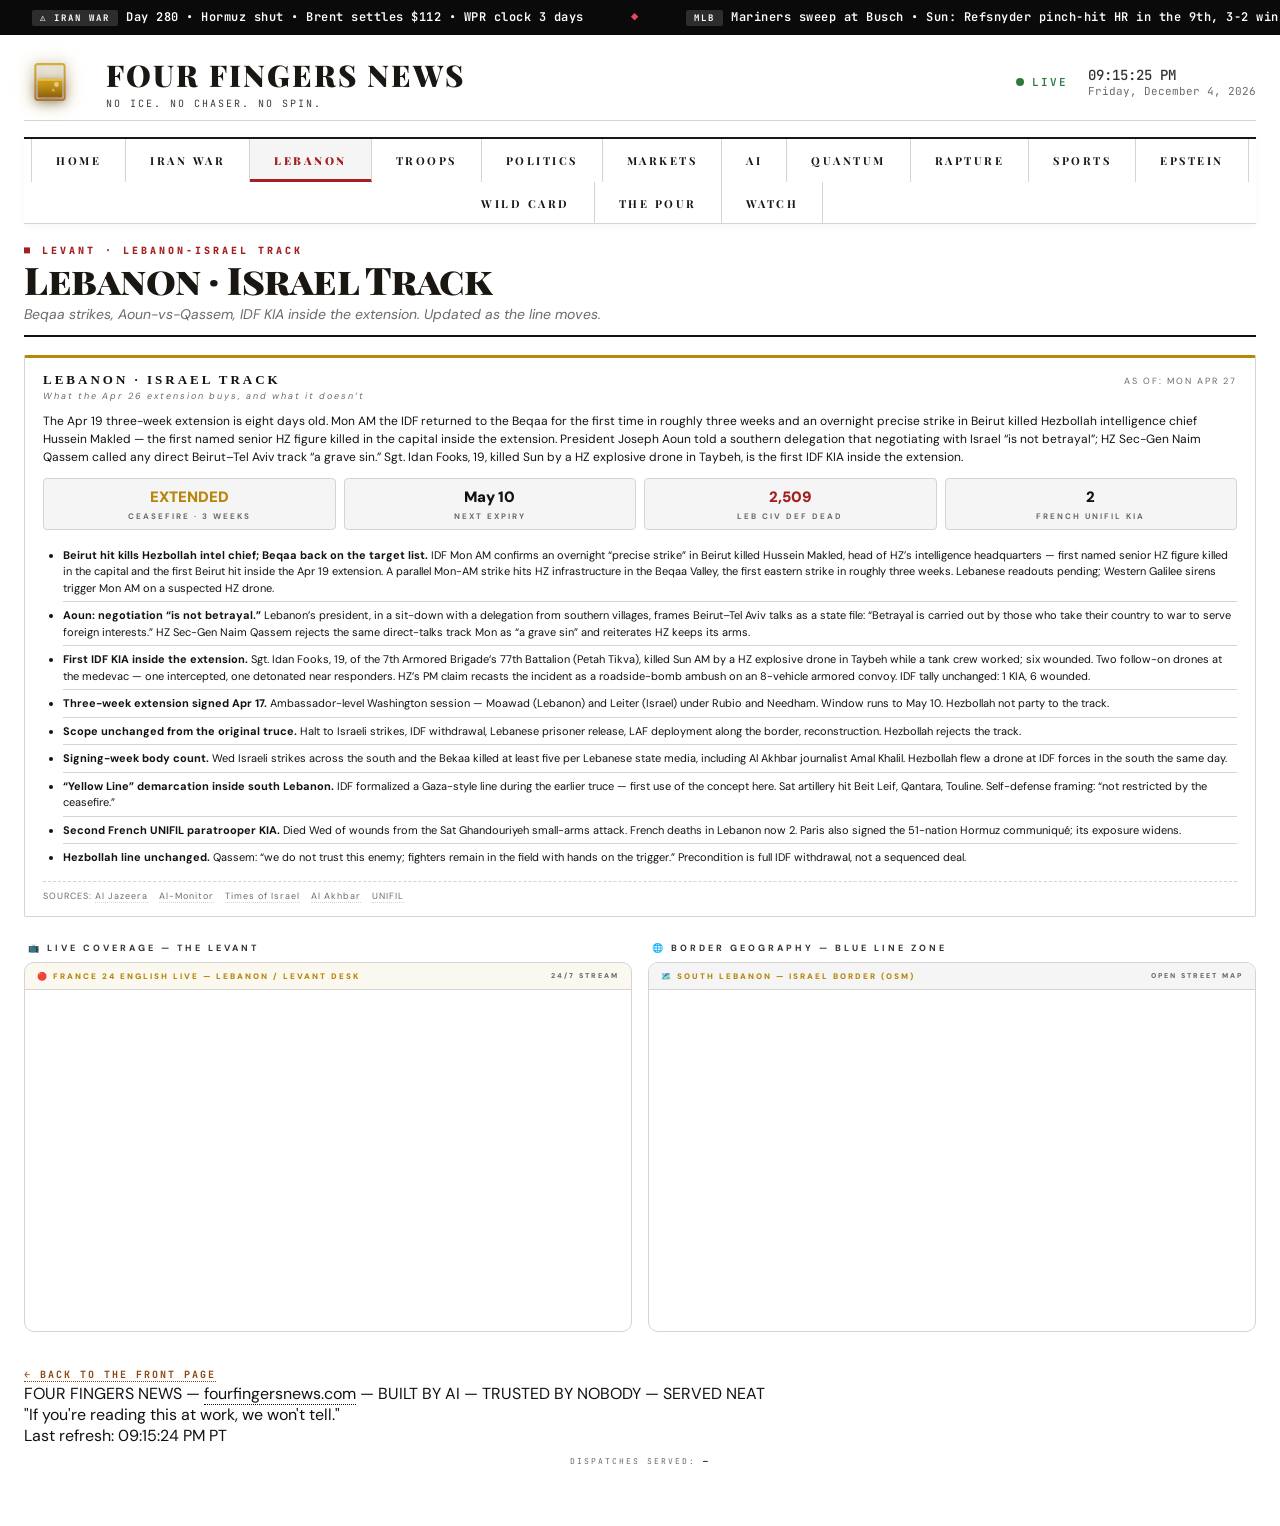
<file: lebanon.html>
<!DOCTYPE html>
<html lang="en">
<head>
<meta charset="UTF-8">
<meta name="viewport" content="width=device-width, initial-scale=1.0">
<meta http-equiv="Cache-Control" content="no-cache, no-store, must-revalidate"><meta http-equiv="Pragma" content="no-cache"><meta http-equiv="Expires" content="0">
<title>Lebanon &middot; Israel Track &mdash; Four Fingers News</title>
<meta name="description" content="Live coverage of the Lebanon-Israel front: Beqaa strikes, named-name killings, the extension clock.">
<meta name="theme-color" content="#0f1419">
<link rel="canonical" href="https://fourfingersnews.com/">
<meta property="og:type" content="website">
<meta property="og:site_name" content="Four Fingers News">
<meta property="og:title" content="Lebanon &middot; Israel Track &mdash; Four Fingers News">
<meta property="og:description" content="Live coverage of the Lebanon-Israel front: Beqaa strikes, named-name killings, the extension clock.">
<meta property="og:url" content="https://fourfingersnews.com/">
<meta name="twitter:card" content="summary_large_image">
<meta name="twitter:title" content="Lebanon &middot; Israel Track &mdash; Four Fingers News">
<meta name="twitter:description" content="Live coverage of the Lebanon-Israel front: Beqaa strikes, named-name killings, the extension clock.">
<link rel="icon" href="data:image/svg+xml,%3Csvg xmlns='http://www.w3.org/2000/svg' viewBox='0 0 64 64'%3E%3Crect x='14' y='10' width='36' height='44' rx='3' ry='3' fill='none' stroke='%23d4af37' stroke-width='3'/%3E%3Crect x='17' y='28' width='30' height='23' fill='%23b8860b' opacity='0.95'/%3E%3Crect x='17' y='28' width='30' height='3' fill='%23d4a017' opacity='0.9'/%3E%3Ccircle cx='40' cy='34' r='3' fill='%23fff8e7' opacity='0.55'/%3E%3C/svg%3E">
<link rel="stylesheet" href="assets/style.css?v=1777391998">
</head>
<body class="light-mode">

<div class="chyron" id="chyronBar">
  <div class="chyron-track" id="chyronTrack">
    <span class="chyron-item"><span class="chyron-label">&#9888;&#65039; IRAN WAR</span>Day <span class="iran-day-count">61</span> &bull; Hormuz shut &bull; Brent settles $112 &bull; WPR clock 3 days</span>
    <span class="chyron-sep">&#9670;</span>
    <span class="chyron-item"><span class="chyron-label">MLB</span><span class="chyronMLB">Mariners sweep at Busch &bull; Sun: Refsnyder pinch-hit HR in the 9th, 3-2 win &bull; First road sweep of the year after the 1-8 start &bull; Bats: 19 hits Sat, the season high</span></span>
    <span class="chyron-sep">&#9670;</span>
    <span class="chyron-item"><span class="chyronKraken"><span class="chyron-label">KRAKEN</span>Season over &bull; 34-34-11 (79 pts) &bull; 3rd straight playoff miss &bull; Ron Francis out as hockey ops prez &bull; GM search underway &bull; Stanley Cup Playoffs Round 1 in progress &mdash; Kraken watching from the couch again</span></span>
    <span class="chyron-sep">&#9670;</span>
    <span class="chyron-item"><span class="chyron-label">&#9971; PGA</span>Rory&rsquo;s back-to-back Masters in the books &bull; PGA Tour heads to RBC Heritage (Hilton Head) this week &bull; Scheffler defending &bull; Rory rumored for early-season LIV exhibition &mdash; PGA Tour silent</span>
    <span class="chyron-sep">&#9670;</span>
    <span class="chyron-item"><span class="chyron-label">NFL</span>Draft Rd 1&ndash;3 done &bull; Seahawks: RB Jadarian Price (Notre Dame) #32 &middot; S Bud Clark (TCU) #64 &middot; CB Julian Neal (Arkansas) #99 &mdash; back-half-of-the-secondary class, Clark a 15-INT ball-hawk &bull; Raiders QB Mendoza #1 overall &bull; Rams QB Ty Simpson #13 &bull; 9 OL in Rd 1 ties the record &bull; 4 Ohio St in the top 11 &bull; Rd 4&ndash;7 wrapped Sat</span>
    <span class="chyron-sep">&#9670;</span>
    <span class="chyron-item"><span class="chyron-label">&#128176; POLYMARKET</span>$200M+ traded on Iran war markets &bull; 50+ accounts under insider probe &bull; Congress demanding investigation &bull; Bets placed hours before ceasefire &bull; DOJ Thu charges Army SF MSgt Van Dyke (Fayetteville) &mdash; allegedly $400K on Maduro-raid contracts using classified info; 3 CEA counts + wire fraud + unlawful monetary transaction</span>
    <span class="chyron-sep">&#9670;</span>
    <span class="chyron-item"><span class="chyron-label">&#128308; HORMUZ</span>Seizure register: US Sun Apr 19 (Touska, Gulf of Oman) &bull; US Tue (Tifani, INDOPACOM) &bull; US Thu (Majestic X, Indian Ocean) &bull; US Sat Apr 25 (Sevan, Arabian Sea, off USS Pinckney) &bull; Iran Wed (Francesca + Epaminondas in the strait) &bull; Mon tracker: 16 vessels through vs ~60/day pre-war &bull; Sat tracker (MarineTraffic): just 1 transit in 12 hrs (Greek bulk carrier LB Energy) &bull; CENTCOM: 38 redirected since Apr 13 &bull; UN IMO flags ~20,000 seafarers stranded &bull; UKMTO threat level: critical &bull; Pentagon briefs Congress on six-month mine-clearance scenario</span>
    <span class="chyron-sep">&#9670;</span>
    <span class="chyron-item"><span class="chyron-label">&#128483; EPSTEIN</span>ACTING AG BLANCHE: DOJ &ldquo;has released everything the law requires&rdquo; &mdash; file drop is &ldquo;finished&rdquo; &bull; Congress disagrees; Epstein Files Transparency Act (HR-4405) still live in House &bull; Fed judge TOSSED Trump&rsquo;s WSJ defamation suit over 50th-birthday letter Mon (Trump &ldquo;nowhere close&rdquo; to &ldquo;actual malice&rdquo;) &bull; Bondi blew off her Mon deposition &mdash; Dem Rep. Garcia moving to contempt &bull; Melania rare address denying ties &bull; ZERO new US arrests despite 3.5M+ pages &bull; 43 victim names EXPOSED in DOJ redaction fail &bull; Gates June testimony still on calendar</span>
    <span class="chyron-sep">&#9670;</span>
    <span class="chyron-item"><span class="chyron-label">&#127936; NBA</span>PLAYOFFS R1 &bull; Sun: BOS 128-96 over PHI (BOS leads 3-1, Pritchard 32) &bull; TOR 93-89 over CLE (series 2-2, Barnes 23/9/6) &bull; SAS 114-93 over POR (SAS leads 3-1, Wemby 27/12) &bull; HOU 115-96 over LAL (forces G5 in LA) &bull; Sat: ATL-NYK and MIN-DEN G3 &bull; DET-ORL 1-1 &bull; OKC lead PHX 1-0</span>
    <span class="chyron-sep">&#9670;</span>
    <span class="chyron-item"><span class="chyron-label">&#128483; TRUMP</span>Mon: Cole Tomas Allen arraignment in DC fed court on firearm + assault-on-a-federal-officer counts; more charges expected &bull; Sun PM: WaPo/CNN report a note Allen sent family ~10 min before the WHCD attack &mdash; signed &ldquo;friendly federal assassin,&rdquo; ranks admin officials as targets &ldquo;from highest-ranking to lowest&rdquo; with an explicit exception for FBI Dir. Patel; investigators describe anti-Trump and anti-Christian rhetoric and grievances over detention-camp conditions; Allen wrote he does &ldquo;not expect forgiveness&rdquo; &bull; Sat 8:36 PM ET: armed man charges Secret Service line in WH Hilton lobby at the WHCD &mdash; Trump rushed off the dais; Vance, Hegseth, Rubio in the ballroom and moved out; one Secret Service agent shot at close range, vest stopped the round, suspect tackled. US Atty Pirro: 2 firearm counts + assault on a federal officer; arraignment Mon &bull; Sat AM to Fox&rsquo;s Aishah Hasnie: Witkoff &amp; Kushner NOT flying to Pakistan &mdash; &ldquo;we have all the cards&hellip; you&rsquo;re not going to be making any more 18-hour flights to sit around talking about nothing&rdquo;; Iran &ldquo;can call us anytime&rdquo; &bull; Sat Truth Social: &ldquo;tremendous infighting and confusion within their &lsquo;leadership.&rsquo; Nobody knows who is in charge, including them &hellip; we have all the cards, they have none! If they want to talk, all they have to do is call!!&rdquo; &bull; Sat reporters after the cancel: Iran &ldquo;within 10 minutes&hellip; gave us a new paper that was much better &hellip; a lot but not enough&rdquo;</span>
    <span class="chyron-sep">&#9670;</span>
    <span class="chyron-item"><span class="chyron-label">&#127777; CLIMATE</span>March 2026 hottest on record for Lower 48 &bull; Emperor penguins declared ENDANGERED &bull; Antarctic ice at record low &bull; Colorado St forecasts 13 named storms, 6 hurricanes for 2026 &bull; This is fine</span>
    <span class="chyron-sep">&#9670;</span>
    <span class="chyron-item"><span class="chyron-label">&#9962; POPE LEO XIV</span>In Equatorial Guinea &mdash; final leg of 11-day Africa tour &bull; Visited prison in Bata, told inmates &ldquo;you are not alone&rdquo; &bull; Open-air Mass in Malabo Thu, then home to Rome &bull; Tour hit Algeria &rarr; Cameroon &rarr; Angola &rarr; EQ &bull; Called out neocolonialism, corruption, extractivism across the continent &bull; 18,000 km covered</span>
    <span class="chyron-sep">&#9670;</span>
    <span class="chyron-item"><span class="chyron-label">&#127470;&#127481; ITALY</span>Meloni SUSPENDS auto-renewal of 2003 defense cooperation pact with Israel &mdash; announced Tue at Verona event &bull; Trigger: IDF fired warning shots at Italian UN peacekeeping convoy in Lebanon, damaged a vehicle &bull; Italy summoned Israel&rsquo;s ambassador &bull; Same day Trump trashed her in Corriere della Sera: &ldquo;I thought she had courage&rdquo; &bull; Israeli MFA pushes back: &ldquo;no security agreement with Italy&rdquo; &mdash; calls 2003 MoU empty &bull; Meloni also called Trump&rsquo;s attacks on Pope &ldquo;unacceptable&rdquo;</span>
    <span class="chyron-sep">&#9670;</span>
    <span class="chyron-item"><span class="chyron-label">&#127988;&#65039; CONGRESS</span>Reps. Tony Gonzales (R-TX) &amp; Eric Swalwell (D-CA) resigned &bull; Sudan enters YEAR 4 of war &mdash; UN humanitarian chief Fletcher: &ldquo;another year the world has failed the test of Sudan&rdquo; &bull; Maine lawmakers approve bill freezing new data centers until Nov 2027</span>
    <span class="chyron-sep">&#9670;</span>
    <span class="chyron-item"><span class="chyron-label">&#127473;&#127463; LEBANON</span>Three-week extension eight days old &bull; MON AM: IDF strikes Hezbollah sites in the Beqaa Valley &mdash; first Beqaa hit in ~3 weeks (Times of Israel) &bull; MON: Pres. Aoun to a southern delegation &mdash; negotiating with Israel &ldquo;is not betrayal&rdquo;; betrayal is &ldquo;those who take their country to war to serve foreign interests&rdquo; &bull; MON: HZ Sec-Gen Qassem rejects reported Beirut&ndash;Tel Aviv direct-talks plan as &ldquo;a grave sin&rdquo; &bull; MON AM: IDF kills Hussein Makled, head of Hezbollah intelligence HQ, in overnight Beirut precise strike &mdash; first Beirut hit since the Apr 19 extension began; HZ frames retaliation as &ldquo;legitimate response&rdquo; &bull; Western Galilee sirens Mon AM on suspected HZ drone &bull; Northern Israeli border-town mayors Sun PM: schools close from Tue, citing rocket and drone fire the ceasefire has not stopped &bull; FIRST IDF KIA INSIDE THE EXTENSION: Sgt. Idan Fooks, 19, killed Sun AM by Hezbollah explosive drone in Taybeh during tank repair &mdash; 6 wounded (4 serious incl. an officer, 1 moderate, 1 light); 2 follow-on drones at medevac, 1 intercepted, 1 detonated near responders; HZ takes credit, calls it response to truce violations &bull; Sun AM: IDF spox Adraee orders 7 villages N of the Litani to evacuate &mdash; will &ldquo;act forcefully&rdquo; vs HZ targets; strikes commence post-order, Kfar Tibnit hit with casualties (Lebanese state media) &bull; Netanyahu: HZ violations &ldquo;in practice, dismantling the ceasefire&rdquo; &bull; Sat: 2 Hezbollah projectiles at north (1 intercepted, 1 in open ground), sirens in Manara/Margaliot/Misgav Am &bull; IDF says six gunmen killed in Bint Jbeil exchange &bull; Netanyahu orders strikes &ldquo;with force&rdquo; &mdash; IDF hits Hezbollah-linked buildings in Haddatha, Zibqine, al-Sultaniyeh and Kherbet Selm, claims &ldquo;more than 15 eliminated&rdquo; (incl. three in a vehicle &ldquo;loaded with weapons&rdquo;) &bull; IAF intercepts &ldquo;suspicious aerial target&rdquo; over south Sat PM; Hezbollah downs IDF drone &bull; NNA: 4 killed on truck + motorcycle in Yohmor al-Shaqif (Nabatieh); 2 killed/17 wounded (women and children among the wounded) in Safad al-Battikh &bull; Lebanon Health Min: 6 killed across Sat strikes &bull; Sun PM: Pres. Aoun calls Litani-bridge strikes a &ldquo;dangerous escalation,&rdquo; an attempt &ldquo;to sever geographical connectivity&rdquo; between south Lebanon and the rest, obstructing humanitarian aid &bull; Sun PM: Hezbollah recasts the Taybeh hit as a roadside-bomb ambush on an 8-vehicle Israeli armored convoy moving Taybeh&rarr;Deir Seryan, claims 4 Merkavas destroyed/set ablaze; IDF count unchanged at 1 KIA + 6 wounded &bull; Scope on paper still: halt to strikes, IDF withdrawal, prisoner release, LAF deployment, reconstruction &bull; Hezbollah still rejects the track</span>
    <span class="chyron-sep">&#9670;</span>
    <span class="chyron-item"><span class="chyron-label">&#127916;&#65039; MEDIA</span>WBD shareholders Thu approve the $110B Paramount Skydance merger &mdash; $31/share values Warner Bros. Discovery at ~$77B &bull; Combines HBO Max, CNN, TBS, TNT, and the Warner Bros. film studio into the Paramount Skydance stack &bull; Regulatory review next in Washington (DOJ subpoenas sent late Mar on studio output, content rights, streaming, theaters) and London &bull; Both boards had endorsed unanimously</span>
    <span class="chyron-sep">&#9670;</span>
    <span class="chyron-item"><span class="chyron-label">&#128200; MARKETS</span>Mon midday: SPX &minus;0.2% / Dow &minus;0.4% (~&minus;193 pts) / NDX softer ahead of Mag-7 wk + Wed FOMC (priced 100% hold) &bull; Brent ~$108.11 (~+2.6%) past the Asia 3-wk high; WTI tops $96 (~+2%) &bull; Asia: Nikkei +1.4% record, Kospi +1.83% record, MSCI Asia-Pac +1.7%, MSCI EM record, TSMC +6% record &bull; Fri close: S&amp;P 7,165.08 (+0.8%) record, Nasdaq Comp 24,836.60 (+1.6%) record, Dow 49,230.71 (&minus;0.2%) &bull; Semis up 18 straight &mdash; INTC tops its 2000 peak on +20&ndash;25% Q1 move ($13.6B rev, data-center $5.1B vs $4.4B est); NVDA retakes $5T cap; TXN 25-yr high &bull; Magnificent Seven earnings load the wk, Fed decision Wed &bull; DOJ drops criminal probe of Fed Chair Powell &mdash; clears Tillis hold, opens runway for Warsh confirmation</span>
    <span class="chyron-sep">&#9670;</span>
    <span class="chyron-item"><span class="chyron-label">QUANTUM</span>Quantinuum hits 94 logical qubits from 98 physical &bull; Error correction at break-even &bull; Q-Day estimates lurch to ~2030 &bull; China&rsquo;s 3,700km quantum network live &bull; Google Willow 13,000x advantage &bull; $38B global spend</span>
    <span class="chyron-sep">&#9670;</span>
    <span class="chyron-item"><span class="chyron-label">&#9943;&#65039; TRUTH</span>Trump Thu AM: Navy &ldquo;to shoot and kill any boat&rdquo; laying mines in Hormuz, &ldquo;no hesitation&rdquo; &bull; Minesweepers &ldquo;tripled up&rdquo; &bull; Frame: &ldquo;total control,&rdquo; strait &ldquo;Sealed up Tight&rdquo; &bull; &ldquo;No ship can enter or leave without the approval of the United States Navy... until such time as Iran is able to make a DEAL&rdquo;</span>
    <span class="chyron-sep">&#9670;</span>
    <span class="chyron-item"><span class="chyron-label">&#128138; HEALTH</span>73% of Americans say insurer delays/denials are major problem &bull; Sheer Health launching to fight insurance battles &bull; AbbVie + Genentech joining White House discount drug site</span>
    <span class="chyron-sep">&#9670;</span>
    <span class="chyron-item"><span class="chyron-label">&#9878; ANTITRUST</span>Federal jury finds Live Nation ILLEGALLY MONOPOLIZED US concert ticketing &bull; 30+ states brought case without DOJ support &bull; Consumer refunds possible &bull; Ticketmaster dominance confirmed in court</span>
    <span class="chyron-sep">&#9670;</span>
    <span class="chyron-item"><span class="chyron-label">GAS</span><span id="chyronGas1">Seattle avg: loading...</span></span>
    <span class="chyron-sep">&#9670;</span>
    <span class="chyron-item"><span class="chyron-label">&#9981; GAS</span><span id="chyronGasNatl">Nat'l avg: loading...</span></span>
    <span class="chyron-sep">&#9670;</span>
    <span class="chyron-item"><span class="chyron-label">&#9888;&#65039; IRAN WAR</span>Day <span class="iran-day-count">61</span> &bull; Hormuz shut &bull; Brent settles $112 &bull; WPR clock 3 days</span>
    <span class="chyron-sep">&#9670;</span>
    <span class="chyron-item"><span class="chyron-label">MLB</span><span class="chyronMLB">Mariners sweep at Busch &bull; Sun: Refsnyder pinch-hit HR in the 9th, 3-2 win &bull; First road sweep of the year after the 1-8 start &bull; Bats: 19 hits Sat, the season high</span></span>
    <span class="chyron-sep">&#9670;</span>
    <span class="chyron-item"><span class="chyronKraken"><span class="chyron-label">KRAKEN</span>Season over &bull; 34-34-11 (79 pts) &bull; 3rd straight playoff miss &bull; Ron Francis out as hockey ops prez &bull; GM search underway &bull; Stanley Cup Playoffs Round 1 in progress &mdash; Kraken watching from the couch again</span></span>
    <span class="chyron-sep">&#9670;</span>
    <span class="chyron-item"><span class="chyron-label">&#9971; PGA</span>Rory&rsquo;s back-to-back Masters in the books &bull; PGA Tour heads to RBC Heritage (Hilton Head) this week &bull; Scheffler defending &bull; Rory rumored for early-season LIV exhibition &mdash; PGA Tour silent</span>
    <span class="chyron-sep">&#9670;</span>
    <span class="chyron-item"><span class="chyron-label">NFL</span>Draft Rd 1&ndash;3 done &bull; Seahawks: RB Jadarian Price (Notre Dame) #32 &middot; S Bud Clark (TCU) #64 &middot; CB Julian Neal (Arkansas) #99 &mdash; back-half-of-the-secondary class, Clark a 15-INT ball-hawk &bull; Raiders QB Mendoza #1 overall &bull; Rams QB Ty Simpson #13 &bull; 9 OL in Rd 1 ties the record &bull; 4 Ohio St in the top 11 &bull; Rd 4&ndash;7 wrapped Sat</span>
    <span class="chyron-sep">&#9670;</span>
    <span class="chyron-item"><span class="chyron-label">&#128176; POLYMARKET</span>$200M+ traded on Iran war markets &bull; 50+ accounts under insider probe &bull; Congress demanding investigation &bull; Bets placed hours before ceasefire &bull; DOJ Thu charges Army SF MSgt Van Dyke (Fayetteville) &mdash; allegedly $400K on Maduro-raid contracts using classified info; 3 CEA counts + wire fraud + unlawful monetary transaction</span>
    <span class="chyron-sep">&#9670;</span>
    <span class="chyron-item"><span class="chyron-label">&#128308; HORMUZ</span>Seizure register: US Sun Apr 19 (Touska, Gulf of Oman) &bull; US Tue (Tifani, INDOPACOM) &bull; US Thu (Majestic X, Indian Ocean) &bull; US Sat Apr 25 (Sevan, Arabian Sea, off USS Pinckney) &bull; Iran Wed (Francesca + Epaminondas in the strait) &bull; Mon tracker: 16 vessels through vs ~60/day pre-war &bull; Sat tracker (MarineTraffic): just 1 transit in 12 hrs (Greek bulk carrier LB Energy) &bull; CENTCOM: 38 redirected since Apr 13 &bull; UN IMO flags ~20,000 seafarers stranded &bull; UKMTO threat level: critical &bull; Pentagon briefs Congress on six-month mine-clearance scenario</span>
    <span class="chyron-sep">&#9670;</span>
    <span class="chyron-item"><span class="chyron-label">&#128483; EPSTEIN</span>ACTING AG BLANCHE: DOJ &ldquo;has released everything the law requires&rdquo; &mdash; file drop is &ldquo;finished&rdquo; &bull; Congress disagrees; Epstein Files Transparency Act (HR-4405) still live in House &bull; Fed judge TOSSED Trump&rsquo;s WSJ defamation suit over 50th-birthday letter Mon (Trump &ldquo;nowhere close&rdquo; to &ldquo;actual malice&rdquo;) &bull; Bondi blew off her Mon deposition &mdash; Dem Rep. Garcia moving to contempt &bull; Melania rare address denying ties &bull; ZERO new US arrests despite 3.5M+ pages &bull; 43 victim names EXPOSED in DOJ redaction fail &bull; Gates June testimony still on calendar</span>
    <span class="chyron-sep">&#9670;</span>
    <span class="chyron-item"><span class="chyron-label">&#127936; NBA</span>PLAYOFFS R1 &bull; Sun: BOS 128-96 over PHI (BOS leads 3-1, Pritchard 32) &bull; TOR 93-89 over CLE (series 2-2, Barnes 23/9/6) &bull; SAS 114-93 over POR (SAS leads 3-1, Wemby 27/12) &bull; HOU 115-96 over LAL (forces G5 in LA) &bull; Sat: ATL-NYK and MIN-DEN G3 &bull; DET-ORL 1-1 &bull; OKC lead PHX 1-0</span>
    <span class="chyron-sep">&#9670;</span>
    <span class="chyron-item"><span class="chyron-label">&#128483; TRUMP</span>Mon: Cole Tomas Allen arraignment in DC fed court on firearm + assault-on-a-federal-officer counts; more charges expected &bull; Sun PM: WaPo/CNN report a note Allen sent family ~10 min before the WHCD attack &mdash; signed &ldquo;friendly federal assassin,&rdquo; ranks admin officials as targets &ldquo;from highest-ranking to lowest&rdquo; with an explicit exception for FBI Dir. Patel; investigators describe anti-Trump and anti-Christian rhetoric and grievances over detention-camp conditions; Allen wrote he does &ldquo;not expect forgiveness&rdquo; &bull; Sat 8:36 PM ET: armed man charges Secret Service line in WH Hilton lobby at the WHCD &mdash; Trump rushed off the dais; Vance, Hegseth, Rubio in the ballroom and moved out; one Secret Service agent shot at close range, vest stopped the round, suspect tackled. US Atty Pirro: 2 firearm counts + assault on a federal officer; arraignment Mon &bull; Sat AM to Fox&rsquo;s Aishah Hasnie: Witkoff &amp; Kushner NOT flying to Pakistan &mdash; &ldquo;we have all the cards&hellip; you&rsquo;re not going to be making any more 18-hour flights to sit around talking about nothing&rdquo;; Iran &ldquo;can call us anytime&rdquo; &bull; Sat Truth Social: &ldquo;tremendous infighting and confusion within their &lsquo;leadership.&rsquo; Nobody knows who is in charge, including them &hellip; we have all the cards, they have none! If they want to talk, all they have to do is call!!&rdquo; &bull; Sat reporters after the cancel: Iran &ldquo;within 10 minutes&hellip; gave us a new paper that was much better &hellip; a lot but not enough&rdquo;</span>
    <span class="chyron-sep">&#9670;</span>
    <span class="chyron-item"><span class="chyron-label">&#127777; CLIMATE</span>March 2026 hottest on record for Lower 48 &bull; Emperor penguins declared ENDANGERED &bull; Antarctic ice at record low &bull; Colorado St forecasts 13 named storms, 6 hurricanes for 2026 &bull; This is fine</span>
    <span class="chyron-sep">&#9670;</span>
    <span class="chyron-item"><span class="chyron-label">&#9962; POPE LEO XIV</span>In Equatorial Guinea &mdash; final leg of 11-day Africa tour &bull; Visited prison in Bata, told inmates &ldquo;you are not alone&rdquo; &bull; Open-air Mass in Malabo Thu, then home to Rome &bull; Tour hit Algeria &rarr; Cameroon &rarr; Angola &rarr; EQ &bull; Called out neocolonialism, corruption, extractivism across the continent &bull; 18,000 km covered</span>
    <span class="chyron-sep">&#9670;</span>
    <span class="chyron-item"><span class="chyron-label">&#127470;&#127481; ITALY</span>Meloni SUSPENDS auto-renewal of 2003 defense cooperation pact with Israel &mdash; announced Tue at Verona event &bull; Trigger: IDF fired warning shots at Italian UN peacekeeping convoy in Lebanon, damaged a vehicle &bull; Italy summoned Israel&rsquo;s ambassador &bull; Same day Trump trashed her in Corriere della Sera: &ldquo;I thought she had courage&rdquo; &bull; Israeli MFA pushes back: &ldquo;no security agreement with Italy&rdquo; &mdash; calls 2003 MoU empty &bull; Meloni also called Trump&rsquo;s attacks on Pope &ldquo;unacceptable&rdquo;</span>
    <span class="chyron-sep">&#9670;</span>
    <span class="chyron-item"><span class="chyron-label">&#127988;&#65039; CONGRESS</span>Reps. Tony Gonzales (R-TX) &amp; Eric Swalwell (D-CA) resigned &bull; Sudan enters YEAR 4 of war &mdash; UN humanitarian chief Fletcher: &ldquo;another year the world has failed the test of Sudan&rdquo; &bull; Maine lawmakers approve bill freezing new data centers until Nov 2027</span>
    <span class="chyron-sep">&#9670;</span>
    <span class="chyron-item"><span class="chyron-label">&#127473;&#127463; LEBANON</span>Three-week extension eight days old &bull; MON AM: IDF strikes Hezbollah sites in the Beqaa Valley &mdash; first Beqaa hit in ~3 weeks (Times of Israel) &bull; MON: Pres. Aoun to a southern delegation &mdash; negotiating with Israel &ldquo;is not betrayal&rdquo;; betrayal is &ldquo;those who take their country to war to serve foreign interests&rdquo; &bull; MON: HZ Sec-Gen Qassem rejects reported Beirut&ndash;Tel Aviv direct-talks plan as &ldquo;a grave sin&rdquo; &bull; MON AM: IDF kills Hussein Makled, head of Hezbollah intelligence HQ, in overnight Beirut precise strike &mdash; first Beirut hit since the Apr 19 extension began; HZ frames retaliation as &ldquo;legitimate response&rdquo; &bull; Western Galilee sirens Mon AM on suspected HZ drone &bull; Northern Israeli border-town mayors Sun PM: schools close from Tue, citing rocket and drone fire the ceasefire has not stopped &bull; FIRST IDF KIA INSIDE THE EXTENSION: Sgt. Idan Fooks, 19, killed Sun AM by Hezbollah explosive drone in Taybeh during tank repair &mdash; 6 wounded (4 serious incl. an officer, 1 moderate, 1 light); 2 follow-on drones at medevac, 1 intercepted, 1 detonated near responders; HZ takes credit, calls it response to truce violations &bull; Sun AM: IDF spox Adraee orders 7 villages N of the Litani to evacuate &mdash; will &ldquo;act forcefully&rdquo; vs HZ targets; strikes commence post-order, Kfar Tibnit hit with casualties (Lebanese state media) &bull; Netanyahu: HZ violations &ldquo;in practice, dismantling the ceasefire&rdquo; &bull; Sat: 2 Hezbollah projectiles at north (1 intercepted, 1 in open ground), sirens in Manara/Margaliot/Misgav Am &bull; IDF says six gunmen killed in Bint Jbeil exchange &bull; Netanyahu orders strikes &ldquo;with force&rdquo; &mdash; IDF hits Hezbollah-linked buildings in Haddatha, Zibqine, al-Sultaniyeh and Kherbet Selm, claims &ldquo;more than 15 eliminated&rdquo; (incl. three in a vehicle &ldquo;loaded with weapons&rdquo;) &bull; IAF intercepts &ldquo;suspicious aerial target&rdquo; over south Sat PM; Hezbollah downs IDF drone &bull; NNA: 4 killed on truck + motorcycle in Yohmor al-Shaqif (Nabatieh); 2 killed/17 wounded (women and children among the wounded) in Safad al-Battikh &bull; Lebanon Health Min: 6 killed across Sat strikes &bull; Sun PM: Pres. Aoun calls Litani-bridge strikes a &ldquo;dangerous escalation,&rdquo; an attempt &ldquo;to sever geographical connectivity&rdquo; between south Lebanon and the rest, obstructing humanitarian aid &bull; Sun PM: Hezbollah recasts the Taybeh hit as a roadside-bomb ambush on an 8-vehicle Israeli armored convoy moving Taybeh&rarr;Deir Seryan, claims 4 Merkavas destroyed/set ablaze; IDF count unchanged at 1 KIA + 6 wounded &bull; Scope on paper still: halt to strikes, IDF withdrawal, prisoner release, LAF deployment, reconstruction &bull; Hezbollah still rejects the track</span>
    <span class="chyron-sep">&#9670;</span>
    <span class="chyron-item"><span class="chyron-label">&#127916;&#65039; MEDIA</span>WBD shareholders Thu approve the $110B Paramount Skydance merger &mdash; $31/share values Warner Bros. Discovery at ~$77B &bull; Combines HBO Max, CNN, TBS, TNT, and the Warner Bros. film studio into the Paramount Skydance stack &bull; Regulatory review next in Washington (DOJ subpoenas sent late Mar on studio output, content rights, streaming, theaters) and London &bull; Both boards had endorsed unanimously</span>
    <span class="chyron-sep">&#9670;</span>
    <span class="chyron-item"><span class="chyron-label">&#128200; MARKETS</span>Mon midday: SPX &minus;0.2% / Dow &minus;0.4% (~&minus;193 pts) / NDX softer ahead of Mag-7 wk + Wed FOMC (priced 100% hold) &bull; Brent ~$108.11 (~+2.6%) past the Asia 3-wk high; WTI tops $96 (~+2%) &bull; Asia: Nikkei +1.4% record, Kospi +1.83% record, MSCI Asia-Pac +1.7%, MSCI EM record, TSMC +6% record &bull; Fri close: S&amp;P 7,165.08 (+0.8%) record, Nasdaq Comp 24,836.60 (+1.6%) record, Dow 49,230.71 (&minus;0.2%) &bull; Semis up 18 straight &mdash; INTC tops its 2000 peak on +20&ndash;25% Q1 move ($13.6B rev, data-center $5.1B vs $4.4B est); NVDA retakes $5T cap; TXN 25-yr high &bull; Magnificent Seven earnings load the wk, Fed decision Wed &bull; DOJ drops criminal probe of Fed Chair Powell &mdash; clears Tillis hold, opens runway for Warsh confirmation</span>
    <span class="chyron-sep">&#9670;</span>
    <span class="chyron-item"><span class="chyron-label">QUANTUM</span>Quantinuum hits 94 logical qubits from 98 physical &bull; Error correction at break-even &bull; Q-Day estimates lurch to ~2030 &bull; China&rsquo;s 3,700km quantum network live &bull; Google Willow 13,000x advantage &bull; $38B global spend</span>
    <span class="chyron-sep">&#9670;</span>
    <span class="chyron-item"><span class="chyron-label">&#9943;&#65039; TRUTH</span>Trump Thu AM: Navy &ldquo;to shoot and kill any boat&rdquo; laying mines in Hormuz, &ldquo;no hesitation&rdquo; &bull; Minesweepers &ldquo;tripled up&rdquo; &bull; Frame: &ldquo;total control,&rdquo; strait &ldquo;Sealed up Tight&rdquo; &bull; &ldquo;No ship can enter or leave without the approval of the United States Navy... until such time as Iran is able to make a DEAL&rdquo;</span>
    <span class="chyron-sep">&#9670;</span>
    <span class="chyron-item"><span class="chyron-label">&#128138; HEALTH</span>73% of Americans say insurer delays/denials are major problem &bull; Sheer Health launching to fight insurance battles &bull; AbbVie + Genentech joining White House discount drug site</span>
    <span class="chyron-sep">&#9670;</span>
    <span class="chyron-item"><span class="chyron-label">&#9878; ANTITRUST</span>Federal jury finds Live Nation ILLEGALLY MONOPOLIZED US concert ticketing &bull; 30+ states brought case without DOJ support &bull; Consumer refunds possible &bull; Ticketmaster dominance confirmed in court</span>
    <span class="chyron-sep">&#9670;</span>
    <span class="chyron-item"><span class="chyron-label">GAS</span><span id="chyronGas2">Seattle avg: loading...</span></span>
    <span class="chyron-sep">&#9670;</span>
    <span class="chyron-item"><span class="chyron-label">&#9981; GAS</span><span id="chyronGasNatl2">Nat'l avg: loading...</span></span>
    <span class="chyron-sep">&#9670;</span>
  </div>
</div>

<div class="bg-grid"></div>

<div class="particles" id="particles"></div>

<div class="main">

  <!-- ═══ HEADER ═══ -->
    <!-- &#9552;&#9552;&#9552; HEADER &#9552;&#9552;&#9552; -->
  <header class="header">
    <div class="header-left">
      <!-- whiskey-glass mark Ã¢ÂÂ distillery palette -->
      <svg width="52" height="52" viewBox="0 0 64 64" style="flex-shrink:0;margin-right:14px;filter:drop-shadow(0 2px 6px rgba(0,0,0,0.5)) drop-shadow(0 0 10px rgba(212,160,23,0.35));" aria-hidden="true">
        <defs>
          <linearGradient id="whiskey" x1="0" y1="0" x2="0" y2="1">
            <stop offset="0%" stop-color="#d4a017"/>
            <stop offset="50%" stop-color="#b8860b"/>
            <stop offset="100%" stop-color="#8b5a0a"/>
          </linearGradient>
          <linearGradient id="glass" x1="0" y1="0" x2="0" y2="1">
            <stop offset="0%" stop-color="#d4af37"/>
            <stop offset="100%" stop-color="#b87333"/>
          </linearGradient>
        </defs>
        <rect x="14" y="10" width="36" height="44" rx="3" ry="3" fill="none" stroke="url(#glass)" stroke-width="2.5"/>
        <rect x="17" y="28" width="30" height="23" fill="url(#whiskey)" opacity="0.95"/>
        <rect x="17" y="28" width="30" height="2.5" fill="#f0c64a" opacity="0.85"/>
        <circle cx="40" cy="35" r="3" fill="#fff8e7" opacity="0.55"/>
        <circle cx="36" cy="42" r="1.6" fill="#fff8e7" opacity="0.4"/>
        <line x1="22" y1="51" x2="42" y2="51" stroke="#fff8e7" stroke-width="0.6" opacity="0.3"/>
      </svg>
      <div>
        <div class="header-title" style="font-family:Georgia,'Playfair Display',serif;letter-spacing:2px;">FOUR FINGERS NEWS</div>
        <div class="header-subtitle" id="ffnTagline">THE NEWS, NEAT.</div>
      </div>
    </div>
    <script>
      // Tagline rotator Ã¢ÂÂ keeps all the contenders in circulation
      (function(){
        var taglines = [
          'THE NEWS, NEAT.',
          'POUR FIRST. READ SECOND.',
          'TWO FINGERS FOR THE MARKETS, TWO FOR THE POLITICS.',
          'EVERYTHING THAT MATTERS. MOST OF IT DOESN&rsquo;T.',
          'HARD NEWS. SOFT IRONY. ROCKS OPTIONAL.',
          'SERVED NEAT. NEVER WATERED DOWN.',
          'NO ICE. NO CHASER. NO SPIN.'
        ];
        var i = 0;
        var el = document.getElementById('ffnTagline');
        if(!el) return;
        // pick a random starting tagline so it&rsquo;s different each pageload
        i = Math.floor(Math.random() * taglines.length);
        el.innerHTML = taglines[i];
        setInterval(function(){
          i = (i + 1) % taglines.length;
          el.style.opacity = '0';
          setTimeout(function(){
            el.innerHTML = taglines[i];
            el.style.opacity = '';
          }, 350);
        }, 9000);
      })();
    </script>
    <div class="header-right">
      <div class="live-indicator">
        <div class="live-dot"></div>
        LIVE
      </div>
      <div>
        <div class="clock" id="clock">--:--:-- --</div>
        <div class="clock-date" id="clockDate">---</div>
      </div>
    </div>
  </header>

  <!-- ═══ SECTION NAV ═══ -->
  <nav class="section-nav">
    <div class="section-nav-inner">
      <a href="index.html">Home</a>
      <a href="iran.html">Iran War</a>
      <a href="lebanon.html" class="active">Lebanon</a>
      <a href="troops.html">Troops</a>
      <a href="politics.html">Politics</a>
      <a href="markets.html">Markets</a>
      <a href="ai.html">AI</a>
      <a href="quantum.html">Quantum</a>
      <a href="rapture.html">Rapture</a>
      <a href="sports.html">Sports</a>
      <a href="epstein.html">Epstein</a>
      <a href="wildcard.html">Wild Card</a>
      <a href="pour.html">The Pour</a>
      <a href="watch.html">Watch</a>
    </div>
  </nav>

<div class="lan-page-masthead">
    <div class="lpm-tag">&#9632; LEVANT &middot; LEBANON-ISRAEL TRACK</div>
    <div class="lpm-name">Lebanon &middot; Israel Track</div>
    <div class="lpm-kicker">Beqaa strikes, Aoun-vs-Qassem, IDF KIA inside the extension. Updated as the line moves.</div>
  </div>
  <!-- LEBANON . ISRAEL TRACK -->
  <!-- OWNED BY: middle-east-correspondent (manual) -->
  <!-- EDIT TARGETS: #lt-dek, #lt-bullets, #lt-stats, #lt-updated -->
  
  <div id="lebanonTrack">
    <div class="lt-header">
      <div>
        <div class="lt-title">LEBANON &middot; ISRAEL TRACK</div>
        <div class="lt-subtitle">What the Apr 26 extension buys, and what it doesn&rsquo;t</div>
      </div>
      <div class="lt-dateline">AS OF: <span id="lt-updated">Mon Apr 27</span></div>
    </div>
    <div class="lt-dek" id="lt-dek">The Apr 19 three-week extension is eight days old. Mon AM the IDF returned to the Beqaa for the first time in roughly three weeks and an overnight precise strike in Beirut killed Hezbollah intelligence chief Hussein Makled &mdash; the first named senior HZ figure killed in the capital inside the extension. President Joseph Aoun told a southern delegation that negotiating with Israel &ldquo;is not betrayal&rdquo;; HZ Sec-Gen Naim Qassem called any direct Beirut&ndash;Tel Aviv track &ldquo;a grave sin.&rdquo; Sgt. Idan Fooks, 19, killed Sun by a HZ explosive drone in Taybeh, is the first IDF KIA inside the extension.</div>
    <div class="lt-stats">
      <div class="lt-stat">
        <div class="lt-stat-val" style="color:var(--amber);">EXTENDED</div>
        <div class="lt-stat-lbl">CEASEFIRE &middot; 3 WEEKS</div>
      </div>
      <div class="lt-stat">
        <div class="lt-stat-val">May 10</div>
        <div class="lt-stat-lbl">NEXT EXPIRY</div>
      </div>
      <div class="lt-stat">
        <div class="lt-stat-val" style="color:var(--red);">2,509</div>
        <div class="lt-stat-lbl">LEB CIV DEF DEAD</div>
      </div>
      <div class="lt-stat">
        <div class="lt-stat-val">2</div>
        <div class="lt-stat-lbl">FRENCH UNIFIL KIA</div>
      </div>
    </div>
    <ul class="lt-bullets" id="lt-bullets">
      <li><b>Beirut hit kills Hezbollah intel chief; Beqaa back on the target list.</b> IDF Mon AM confirms an overnight &ldquo;precise strike&rdquo; in Beirut killed Hussein Makled, head of HZ&rsquo;s intelligence headquarters &mdash; first named senior HZ figure killed in the capital and the first Beirut hit inside the Apr 19 extension. A parallel Mon-AM strike hits HZ infrastructure in the Beqaa Valley, the first eastern strike in roughly three weeks. Lebanese readouts pending; Western Galilee sirens trigger Mon AM on a suspected HZ drone.</li>
      <li><b>Aoun: negotiation &ldquo;is not betrayal.&rdquo;</b> Lebanon&rsquo;s president, in a sit-down with a delegation from southern villages, frames Beirut&ndash;Tel Aviv talks as a state file: &ldquo;Betrayal is carried out by those who take their country to war to serve foreign interests.&rdquo; HZ Sec-Gen Naim Qassem rejects the same direct-talks track Mon as &ldquo;a grave sin&rdquo; and reiterates HZ keeps its arms.</li>
      <li><b>First IDF KIA inside the extension.</b> Sgt. Idan Fooks, 19, of the 7th Armored Brigade&rsquo;s 77th Battalion (Petah Tikva), killed Sun AM by a HZ explosive drone in Taybeh while a tank crew worked; six wounded. Two follow-on drones at the medevac &mdash; one intercepted, one detonated near responders. HZ&rsquo;s PM claim recasts the incident as a roadside-bomb ambush on an 8-vehicle armored convoy. IDF tally unchanged: 1 KIA, 6 wounded.</li>
      <li><b>Three-week extension signed Apr 17.</b> Ambassador-level Washington session &mdash; Moawad (Lebanon) and Leiter (Israel) under Rubio and Needham. Window runs to May 10. Hezbollah not party to the track.</li>
      <li><b>Scope unchanged from the original truce.</b> Halt to Israeli strikes, IDF withdrawal, Lebanese prisoner release, LAF deployment along the border, reconstruction. Hezbollah rejects the track.</li>
      <li><b>Signing-week body count.</b> Wed Israeli strikes across the south and the Bekaa killed at least five per Lebanese state media, including Al Akhbar journalist Amal Khalil. Hezbollah flew a drone at IDF forces in the south the same day.</li>
      <li><b>&ldquo;Yellow Line&rdquo; demarcation inside south Lebanon.</b> IDF formalized a Gaza-style line during the earlier truce &mdash; first use of the concept here. Sat artillery hit Beit Leif, Qantara, Touline. Self-defense framing: &ldquo;not restricted by the ceasefire.&rdquo;</li>
      <li><b>Second French UNIFIL paratrooper KIA.</b> Died Wed of wounds from the Sat Ghandouriyeh small-arms attack. French deaths in Lebanon now 2. Paris also signed the 51-nation Hormuz communiqu&eacute;; its exposure widens.</li>
      <li><b>Hezbollah line unchanged.</b> Qassem: &ldquo;we do not trust this enemy; fighters remain in the field with hands on the trigger.&rdquo; Precondition is full IDF withdrawal, not a sequenced deal.</li>
    </ul>
    <div class="lt-footer">
      SOURCES:
      <a href="https://www.aljazeera.com/tag/lebanon/" target="_blank" rel="noopener">Al Jazeera</a>
      <a href="https://www.al-monitor.com/regions/lebanon" target="_blank" rel="noopener">Al-Monitor</a>
      <a href="https://www.timesofisrael.com/topic/israel-lebanon-conflict/" target="_blank" rel="noopener">Times of Israel</a>
      <a href="https://english.al-akhbar.com/" target="_blank" rel="noopener">Al Akhbar</a>
      <a href="https://unifil.unmissions.org/" target="_blank" rel="noopener">UNIFIL</a>
    </div>
  </div>

  <!-- Lebanon / Levant live coverage + geography panel -->
  <div class="news-map-split" style="display:grid;grid-template-columns:1fr 1fr;gap:16px;margin-bottom:18px;align-items:stretch;">
    <div>
      <div style="margin-bottom:6px;padding:0 4px"><span style="font-size:9px;font-weight:700;letter-spacing:3px;color:var(--text-dim)">&#128250; LIVE COVERAGE &mdash; THE LEVANT</span></div>
      <div style="background:var(--surface);border:1px solid var(--border);border-radius:10px;overflow:hidden;position:relative;">
        <div style="font-size:8px;font-weight:900;letter-spacing:2px;color:var(--amber);padding:8px 12px;background:rgba(184,134,11,0.06);border-bottom:1px solid var(--border);display:flex;justify-content:space-between;align-items:center;">
          <span>&#128308; FRANCE 24 ENGLISH LIVE &mdash; LEBANON / LEVANT DESK</span>
          <span style="font-size:7px;color:var(--text-muted);">24/7 STREAM</span>
        </div>
        <div style="position:relative;padding-bottom:56.25%;height:0;">
          <iframe src="https://www.youtube.com/embed/live_stream?channel=UCQfwfsi5VrQ8yKZ-UWmAEFg&autoplay=0&mute=1" title="France 24 English Live" allow="accelerometer;autoplay;clipboard-write;encrypted-media;gyroscope;picture-in-picture" allowfullscreen style="position:absolute;top:0;left:0;width:100%;height:100%;border:none;" loading="lazy"></iframe>
        </div>
      </div>
    </div>
    <div>
      <div style="margin-bottom:6px;padding:0 4px"><span style="font-size:9px;font-weight:700;letter-spacing:3px;color:var(--text-dim)">&#127760; BORDER GEOGRAPHY &mdash; BLUE LINE ZONE</span></div>
      <div style="background:var(--surface);border:1px solid var(--border);border-radius:10px;overflow:hidden;position:relative;">
        <div style="font-size:8px;font-weight:900;letter-spacing:2px;color:var(--amber);padding:8px 12px;background:var(--surface-hover);border-bottom:1px solid var(--border);display:flex;justify-content:space-between;align-items:center;">
          <span>&#128506;&#65039; SOUTH LEBANON &mdash; ISRAEL BORDER (OSM)</span>
          <span style="font-size:7px;color:var(--text-muted);">OPEN STREET MAP</span>
        </div>
        <div style="position:relative;padding-bottom:56.25%;height:0;">
          <iframe src="https://www.openstreetmap.org/export/embed.html?bbox=35.0%2C32.95%2C35.95%2C33.55&amp;layer=mapnik&amp;marker=33.2%2C35.35" title="South Lebanon / Israel Border" style="position:absolute;top:0;left:0;width:100%;height:100%;border:none;" loading="lazy"></iframe>
        </div>
      </div>
    </div>
  </div>

  <p style="margin-top:18px;"><a href="index.html" class="back-home">&larr; Back to the front page</a></p>

  <!-- ═══ FOOTER ═══ -->
    <div class="footer">
    <div class="footer-text">
      <span class="highlight">FOUR FINGERS NEWS</span> &#8212; <a href="https://fourfingersnews.com/" style="color:inherit;text-decoration:none;border-bottom:1px dotted currentColor;">fourfingersnews.com</a> &#8212; BUILT BY AI &#8212; TRUSTED BY NOBODY &#8212; SERVED NEAT
    </div>
    <div class="footer-quip">"If you're reading this at work, we won't tell."</div>
    <div class="last-refresh">Last refresh: <span id="lastRefresh">Tue Apr 28 &middot; 17:10 PT</span></div>
    <div class="visit-counter" style="margin-top:10px;font-family:'JetBrains Mono','Courier New',monospace;font-size:8px;letter-spacing:2px;color:#6b6b6b;text-align:center;text-transform:uppercase;">DISPATCHES SERVED: <span id="visitCount" style="color:#121212;font-weight:700;">&#8212;</span></div>
  </div>

</div><!-- /main -->

<script src="assets/app.js?v=1777391998"></script>
</body>
</html>
</file>
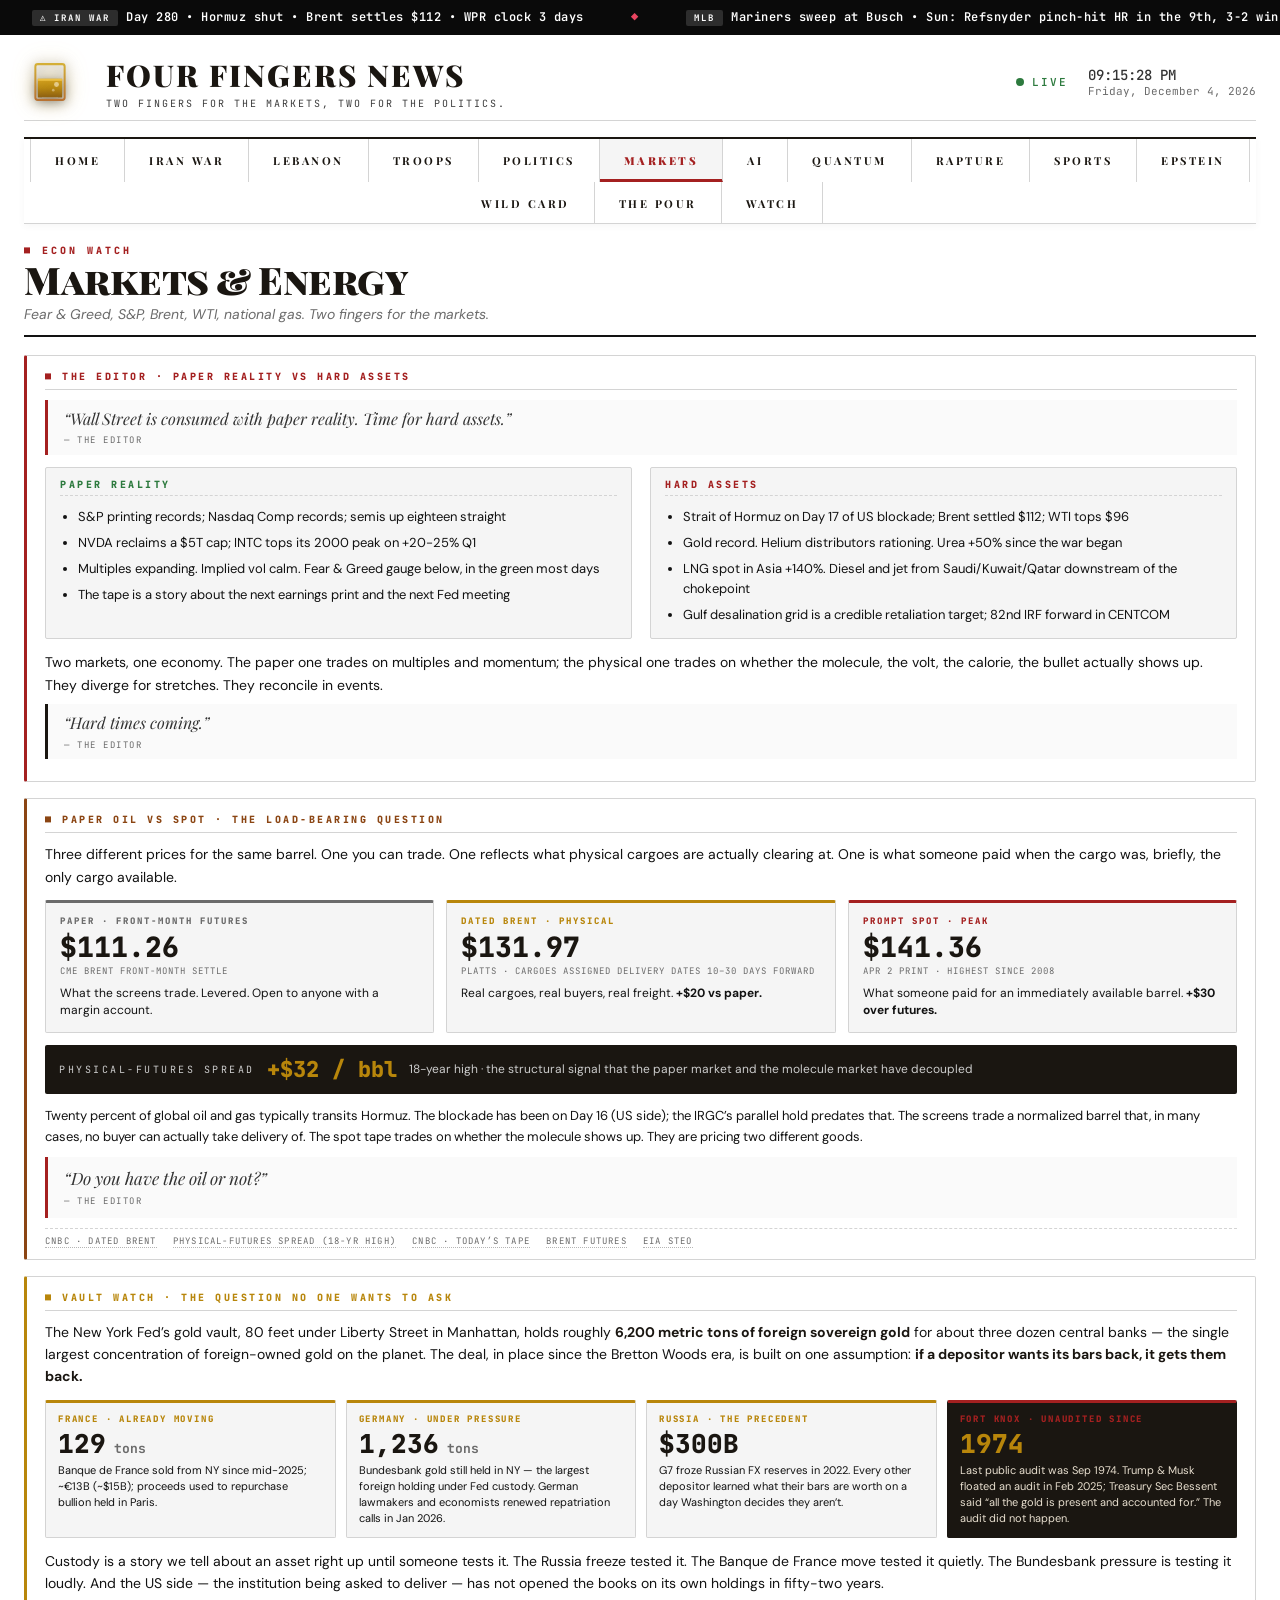
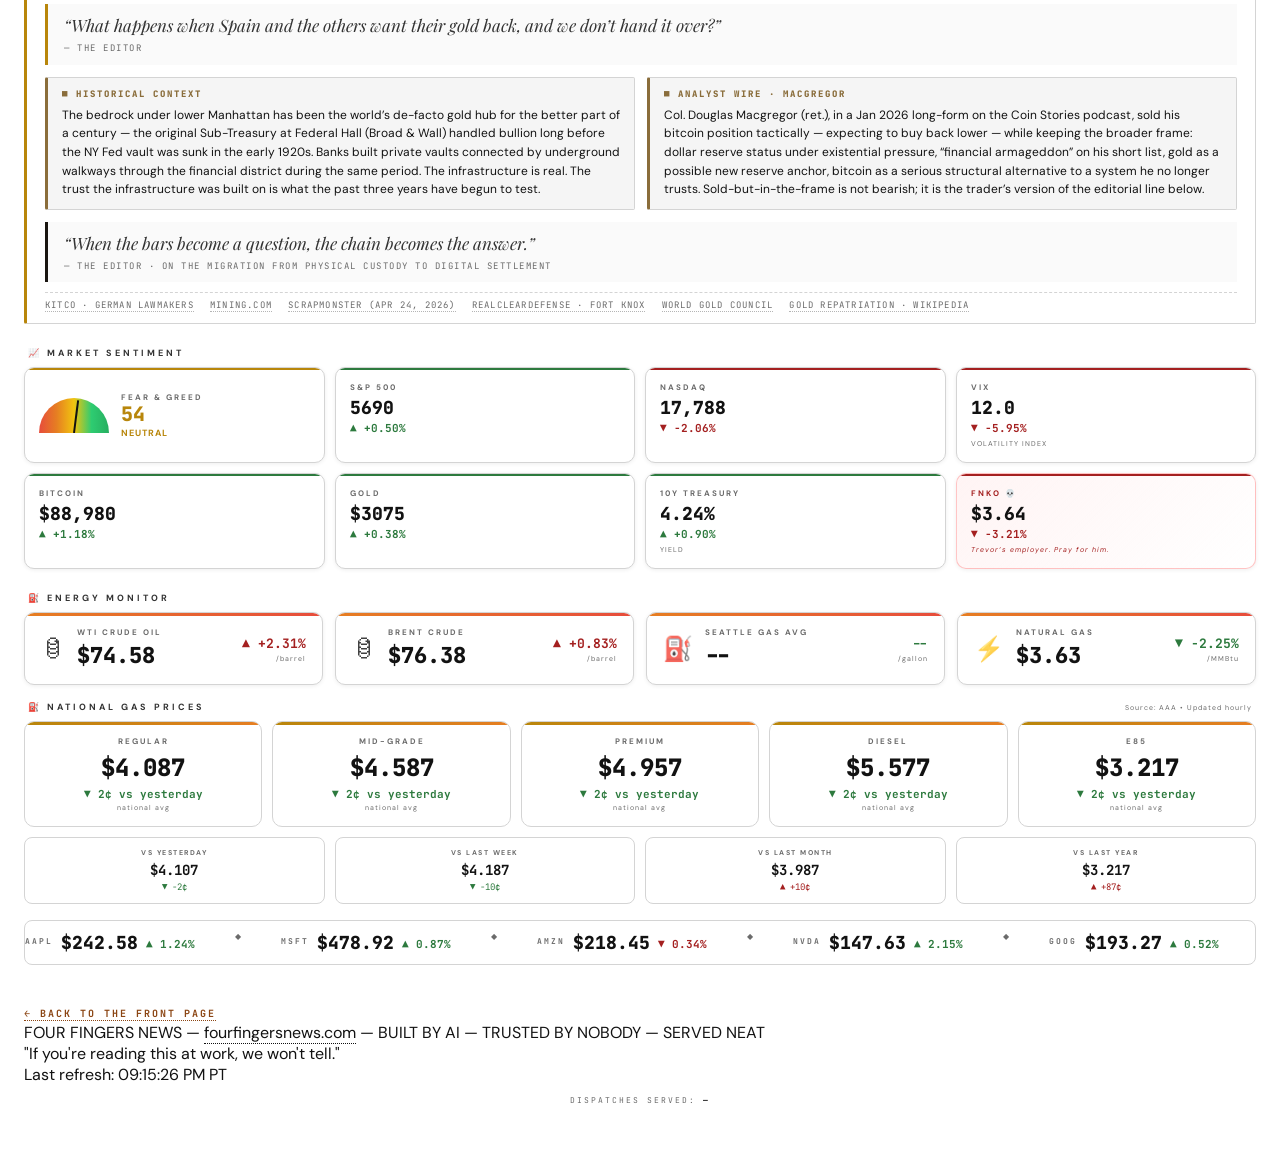
<file: markets.html>
<!DOCTYPE html>
<html lang="en">
<head>
<meta charset="UTF-8">
<meta name="viewport" content="width=device-width, initial-scale=1.0">
<meta http-equiv="Cache-Control" content="no-cache, no-store, must-revalidate"><meta http-equiv="Pragma" content="no-cache"><meta http-equiv="Expires" content="0">
<title>Markets &amp; Energy &mdash; Four Fingers News</title>
<meta name="description" content="Markets dashboard: Fear & Greed gauge, S&P, Nasdaq, VIX, Bitcoin, Brent, WTI, and national gas prices.">
<meta name="theme-color" content="#0f1419">
<link rel="canonical" href="https://fourfingersnews.com/">
<meta property="og:type" content="website">
<meta property="og:site_name" content="Four Fingers News">
<meta property="og:title" content="Markets &amp; Energy &mdash; Four Fingers News">
<meta property="og:description" content="Markets dashboard: Fear & Greed gauge, S&P, Nasdaq, VIX, Bitcoin, Brent, WTI, and national gas prices.">
<meta property="og:url" content="https://fourfingersnews.com/">
<meta name="twitter:card" content="summary_large_image">
<meta name="twitter:title" content="Markets &amp; Energy &mdash; Four Fingers News">
<meta name="twitter:description" content="Markets dashboard: Fear & Greed gauge, S&P, Nasdaq, VIX, Bitcoin, Brent, WTI, and national gas prices.">
<link rel="icon" href="data:image/svg+xml,%3Csvg xmlns='http://www.w3.org/2000/svg' viewBox='0 0 64 64'%3E%3Crect x='14' y='10' width='36' height='44' rx='3' ry='3' fill='none' stroke='%23d4af37' stroke-width='3'/%3E%3Crect x='17' y='28' width='30' height='23' fill='%23b8860b' opacity='0.95'/%3E%3Crect x='17' y='28' width='30' height='3' fill='%23d4a017' opacity='0.9'/%3E%3Ccircle cx='40' cy='34' r='3' fill='%23fff8e7' opacity='0.55'/%3E%3C/svg%3E">
<link rel="stylesheet" href="assets/style.css?v=1777391998">
</head>
<body class="light-mode">

<div class="chyron" id="chyronBar">
  <div class="chyron-track" id="chyronTrack">
    <span class="chyron-item"><span class="chyron-label">&#9888;&#65039; IRAN WAR</span>Day <span class="iran-day-count">61</span> &bull; Hormuz shut &bull; Brent settles $112 &bull; WPR clock 3 days</span>
    <span class="chyron-sep">&#9670;</span>
    <span class="chyron-item"><span class="chyron-label">MLB</span><span class="chyronMLB">Mariners sweep at Busch &bull; Sun: Refsnyder pinch-hit HR in the 9th, 3-2 win &bull; First road sweep of the year after the 1-8 start &bull; Bats: 19 hits Sat, the season high</span></span>
    <span class="chyron-sep">&#9670;</span>
    <span class="chyron-item"><span class="chyronKraken"><span class="chyron-label">KRAKEN</span>Season over &bull; 34-34-11 (79 pts) &bull; 3rd straight playoff miss &bull; Ron Francis out as hockey ops prez &bull; GM search underway &bull; Stanley Cup Playoffs Round 1 in progress &mdash; Kraken watching from the couch again</span></span>
    <span class="chyron-sep">&#9670;</span>
    <span class="chyron-item"><span class="chyron-label">&#9971; PGA</span>Rory&rsquo;s back-to-back Masters in the books &bull; PGA Tour heads to RBC Heritage (Hilton Head) this week &bull; Scheffler defending &bull; Rory rumored for early-season LIV exhibition &mdash; PGA Tour silent</span>
    <span class="chyron-sep">&#9670;</span>
    <span class="chyron-item"><span class="chyron-label">NFL</span>Draft Rd 1&ndash;3 done &bull; Seahawks: RB Jadarian Price (Notre Dame) #32 &middot; S Bud Clark (TCU) #64 &middot; CB Julian Neal (Arkansas) #99 &mdash; back-half-of-the-secondary class, Clark a 15-INT ball-hawk &bull; Raiders QB Mendoza #1 overall &bull; Rams QB Ty Simpson #13 &bull; 9 OL in Rd 1 ties the record &bull; 4 Ohio St in the top 11 &bull; Rd 4&ndash;7 wrapped Sat</span>
    <span class="chyron-sep">&#9670;</span>
    <span class="chyron-item"><span class="chyron-label">&#128176; POLYMARKET</span>$200M+ traded on Iran war markets &bull; 50+ accounts under insider probe &bull; Congress demanding investigation &bull; Bets placed hours before ceasefire &bull; DOJ Thu charges Army SF MSgt Van Dyke (Fayetteville) &mdash; allegedly $400K on Maduro-raid contracts using classified info; 3 CEA counts + wire fraud + unlawful monetary transaction</span>
    <span class="chyron-sep">&#9670;</span>
    <span class="chyron-item"><span class="chyron-label">&#128308; HORMUZ</span>Seizure register: US Sun Apr 19 (Touska, Gulf of Oman) &bull; US Tue (Tifani, INDOPACOM) &bull; US Thu (Majestic X, Indian Ocean) &bull; US Sat Apr 25 (Sevan, Arabian Sea, off USS Pinckney) &bull; Iran Wed (Francesca + Epaminondas in the strait) &bull; Mon tracker: 16 vessels through vs ~60/day pre-war &bull; Sat tracker (MarineTraffic): just 1 transit in 12 hrs (Greek bulk carrier LB Energy) &bull; CENTCOM: 38 redirected since Apr 13 &bull; UN IMO flags ~20,000 seafarers stranded &bull; UKMTO threat level: critical &bull; Pentagon briefs Congress on six-month mine-clearance scenario</span>
    <span class="chyron-sep">&#9670;</span>
    <span class="chyron-item"><span class="chyron-label">&#128483; EPSTEIN</span>ACTING AG BLANCHE: DOJ &ldquo;has released everything the law requires&rdquo; &mdash; file drop is &ldquo;finished&rdquo; &bull; Congress disagrees; Epstein Files Transparency Act (HR-4405) still live in House &bull; Fed judge TOSSED Trump&rsquo;s WSJ defamation suit over 50th-birthday letter Mon (Trump &ldquo;nowhere close&rdquo; to &ldquo;actual malice&rdquo;) &bull; Bondi blew off her Mon deposition &mdash; Dem Rep. Garcia moving to contempt &bull; Melania rare address denying ties &bull; ZERO new US arrests despite 3.5M+ pages &bull; 43 victim names EXPOSED in DOJ redaction fail &bull; Gates June testimony still on calendar</span>
    <span class="chyron-sep">&#9670;</span>
    <span class="chyron-item"><span class="chyron-label">&#127936; NBA</span>PLAYOFFS R1 &bull; Sun: BOS 128-96 over PHI (BOS leads 3-1, Pritchard 32) &bull; TOR 93-89 over CLE (series 2-2, Barnes 23/9/6) &bull; SAS 114-93 over POR (SAS leads 3-1, Wemby 27/12) &bull; HOU 115-96 over LAL (forces G5 in LA) &bull; Sat: ATL-NYK and MIN-DEN G3 &bull; DET-ORL 1-1 &bull; OKC lead PHX 1-0</span>
    <span class="chyron-sep">&#9670;</span>
    <span class="chyron-item"><span class="chyron-label">&#128483; TRUMP</span>Mon: Cole Tomas Allen arraignment in DC fed court on firearm + assault-on-a-federal-officer counts; more charges expected &bull; Sun PM: WaPo/CNN report a note Allen sent family ~10 min before the WHCD attack &mdash; signed &ldquo;friendly federal assassin,&rdquo; ranks admin officials as targets &ldquo;from highest-ranking to lowest&rdquo; with an explicit exception for FBI Dir. Patel; investigators describe anti-Trump and anti-Christian rhetoric and grievances over detention-camp conditions; Allen wrote he does &ldquo;not expect forgiveness&rdquo; &bull; Sat 8:36 PM ET: armed man charges Secret Service line in WH Hilton lobby at the WHCD &mdash; Trump rushed off the dais; Vance, Hegseth, Rubio in the ballroom and moved out; one Secret Service agent shot at close range, vest stopped the round, suspect tackled. US Atty Pirro: 2 firearm counts + assault on a federal officer; arraignment Mon &bull; Sat AM to Fox&rsquo;s Aishah Hasnie: Witkoff &amp; Kushner NOT flying to Pakistan &mdash; &ldquo;we have all the cards&hellip; you&rsquo;re not going to be making any more 18-hour flights to sit around talking about nothing&rdquo;; Iran &ldquo;can call us anytime&rdquo; &bull; Sat Truth Social: &ldquo;tremendous infighting and confusion within their &lsquo;leadership.&rsquo; Nobody knows who is in charge, including them &hellip; we have all the cards, they have none! If they want to talk, all they have to do is call!!&rdquo; &bull; Sat reporters after the cancel: Iran &ldquo;within 10 minutes&hellip; gave us a new paper that was much better &hellip; a lot but not enough&rdquo;</span>
    <span class="chyron-sep">&#9670;</span>
    <span class="chyron-item"><span class="chyron-label">&#127777; CLIMATE</span>March 2026 hottest on record for Lower 48 &bull; Emperor penguins declared ENDANGERED &bull; Antarctic ice at record low &bull; Colorado St forecasts 13 named storms, 6 hurricanes for 2026 &bull; This is fine</span>
    <span class="chyron-sep">&#9670;</span>
    <span class="chyron-item"><span class="chyron-label">&#9962; POPE LEO XIV</span>In Equatorial Guinea &mdash; final leg of 11-day Africa tour &bull; Visited prison in Bata, told inmates &ldquo;you are not alone&rdquo; &bull; Open-air Mass in Malabo Thu, then home to Rome &bull; Tour hit Algeria &rarr; Cameroon &rarr; Angola &rarr; EQ &bull; Called out neocolonialism, corruption, extractivism across the continent &bull; 18,000 km covered</span>
    <span class="chyron-sep">&#9670;</span>
    <span class="chyron-item"><span class="chyron-label">&#127470;&#127481; ITALY</span>Meloni SUSPENDS auto-renewal of 2003 defense cooperation pact with Israel &mdash; announced Tue at Verona event &bull; Trigger: IDF fired warning shots at Italian UN peacekeeping convoy in Lebanon, damaged a vehicle &bull; Italy summoned Israel&rsquo;s ambassador &bull; Same day Trump trashed her in Corriere della Sera: &ldquo;I thought she had courage&rdquo; &bull; Israeli MFA pushes back: &ldquo;no security agreement with Italy&rdquo; &mdash; calls 2003 MoU empty &bull; Meloni also called Trump&rsquo;s attacks on Pope &ldquo;unacceptable&rdquo;</span>
    <span class="chyron-sep">&#9670;</span>
    <span class="chyron-item"><span class="chyron-label">&#127988;&#65039; CONGRESS</span>Reps. Tony Gonzales (R-TX) &amp; Eric Swalwell (D-CA) resigned &bull; Sudan enters YEAR 4 of war &mdash; UN humanitarian chief Fletcher: &ldquo;another year the world has failed the test of Sudan&rdquo; &bull; Maine lawmakers approve bill freezing new data centers until Nov 2027</span>
    <span class="chyron-sep">&#9670;</span>
    <span class="chyron-item"><span class="chyron-label">&#127473;&#127463; LEBANON</span>Three-week extension eight days old &bull; MON AM: IDF strikes Hezbollah sites in the Beqaa Valley &mdash; first Beqaa hit in ~3 weeks (Times of Israel) &bull; MON: Pres. Aoun to a southern delegation &mdash; negotiating with Israel &ldquo;is not betrayal&rdquo;; betrayal is &ldquo;those who take their country to war to serve foreign interests&rdquo; &bull; MON: HZ Sec-Gen Qassem rejects reported Beirut&ndash;Tel Aviv direct-talks plan as &ldquo;a grave sin&rdquo; &bull; MON AM: IDF kills Hussein Makled, head of Hezbollah intelligence HQ, in overnight Beirut precise strike &mdash; first Beirut hit since the Apr 19 extension began; HZ frames retaliation as &ldquo;legitimate response&rdquo; &bull; Western Galilee sirens Mon AM on suspected HZ drone &bull; Northern Israeli border-town mayors Sun PM: schools close from Tue, citing rocket and drone fire the ceasefire has not stopped &bull; FIRST IDF KIA INSIDE THE EXTENSION: Sgt. Idan Fooks, 19, killed Sun AM by Hezbollah explosive drone in Taybeh during tank repair &mdash; 6 wounded (4 serious incl. an officer, 1 moderate, 1 light); 2 follow-on drones at medevac, 1 intercepted, 1 detonated near responders; HZ takes credit, calls it response to truce violations &bull; Sun AM: IDF spox Adraee orders 7 villages N of the Litani to evacuate &mdash; will &ldquo;act forcefully&rdquo; vs HZ targets; strikes commence post-order, Kfar Tibnit hit with casualties (Lebanese state media) &bull; Netanyahu: HZ violations &ldquo;in practice, dismantling the ceasefire&rdquo; &bull; Sat: 2 Hezbollah projectiles at north (1 intercepted, 1 in open ground), sirens in Manara/Margaliot/Misgav Am &bull; IDF says six gunmen killed in Bint Jbeil exchange &bull; Netanyahu orders strikes &ldquo;with force&rdquo; &mdash; IDF hits Hezbollah-linked buildings in Haddatha, Zibqine, al-Sultaniyeh and Kherbet Selm, claims &ldquo;more than 15 eliminated&rdquo; (incl. three in a vehicle &ldquo;loaded with weapons&rdquo;) &bull; IAF intercepts &ldquo;suspicious aerial target&rdquo; over south Sat PM; Hezbollah downs IDF drone &bull; NNA: 4 killed on truck + motorcycle in Yohmor al-Shaqif (Nabatieh); 2 killed/17 wounded (women and children among the wounded) in Safad al-Battikh &bull; Lebanon Health Min: 6 killed across Sat strikes &bull; Sun PM: Pres. Aoun calls Litani-bridge strikes a &ldquo;dangerous escalation,&rdquo; an attempt &ldquo;to sever geographical connectivity&rdquo; between south Lebanon and the rest, obstructing humanitarian aid &bull; Sun PM: Hezbollah recasts the Taybeh hit as a roadside-bomb ambush on an 8-vehicle Israeli armored convoy moving Taybeh&rarr;Deir Seryan, claims 4 Merkavas destroyed/set ablaze; IDF count unchanged at 1 KIA + 6 wounded &bull; Scope on paper still: halt to strikes, IDF withdrawal, prisoner release, LAF deployment, reconstruction &bull; Hezbollah still rejects the track</span>
    <span class="chyron-sep">&#9670;</span>
    <span class="chyron-item"><span class="chyron-label">&#127916;&#65039; MEDIA</span>WBD shareholders Thu approve the $110B Paramount Skydance merger &mdash; $31/share values Warner Bros. Discovery at ~$77B &bull; Combines HBO Max, CNN, TBS, TNT, and the Warner Bros. film studio into the Paramount Skydance stack &bull; Regulatory review next in Washington (DOJ subpoenas sent late Mar on studio output, content rights, streaming, theaters) and London &bull; Both boards had endorsed unanimously</span>
    <span class="chyron-sep">&#9670;</span>
    <span class="chyron-item"><span class="chyron-label">&#128200; MARKETS</span>Mon midday: SPX &minus;0.2% / Dow &minus;0.4% (~&minus;193 pts) / NDX softer ahead of Mag-7 wk + Wed FOMC (priced 100% hold) &bull; Brent ~$108.11 (~+2.6%) past the Asia 3-wk high; WTI tops $96 (~+2%) &bull; Asia: Nikkei +1.4% record, Kospi +1.83% record, MSCI Asia-Pac +1.7%, MSCI EM record, TSMC +6% record &bull; Fri close: S&amp;P 7,165.08 (+0.8%) record, Nasdaq Comp 24,836.60 (+1.6%) record, Dow 49,230.71 (&minus;0.2%) &bull; Semis up 18 straight &mdash; INTC tops its 2000 peak on +20&ndash;25% Q1 move ($13.6B rev, data-center $5.1B vs $4.4B est); NVDA retakes $5T cap; TXN 25-yr high &bull; Magnificent Seven earnings load the wk, Fed decision Wed &bull; DOJ drops criminal probe of Fed Chair Powell &mdash; clears Tillis hold, opens runway for Warsh confirmation</span>
    <span class="chyron-sep">&#9670;</span>
    <span class="chyron-item"><span class="chyron-label">QUANTUM</span>Quantinuum hits 94 logical qubits from 98 physical &bull; Error correction at break-even &bull; Q-Day estimates lurch to ~2030 &bull; China&rsquo;s 3,700km quantum network live &bull; Google Willow 13,000x advantage &bull; $38B global spend</span>
    <span class="chyron-sep">&#9670;</span>
    <span class="chyron-item"><span class="chyron-label">&#9943;&#65039; TRUTH</span>Trump Thu AM: Navy &ldquo;to shoot and kill any boat&rdquo; laying mines in Hormuz, &ldquo;no hesitation&rdquo; &bull; Minesweepers &ldquo;tripled up&rdquo; &bull; Frame: &ldquo;total control,&rdquo; strait &ldquo;Sealed up Tight&rdquo; &bull; &ldquo;No ship can enter or leave without the approval of the United States Navy... until such time as Iran is able to make a DEAL&rdquo;</span>
    <span class="chyron-sep">&#9670;</span>
    <span class="chyron-item"><span class="chyron-label">&#128138; HEALTH</span>73% of Americans say insurer delays/denials are major problem &bull; Sheer Health launching to fight insurance battles &bull; AbbVie + Genentech joining White House discount drug site</span>
    <span class="chyron-sep">&#9670;</span>
    <span class="chyron-item"><span class="chyron-label">&#9878; ANTITRUST</span>Federal jury finds Live Nation ILLEGALLY MONOPOLIZED US concert ticketing &bull; 30+ states brought case without DOJ support &bull; Consumer refunds possible &bull; Ticketmaster dominance confirmed in court</span>
    <span class="chyron-sep">&#9670;</span>
    <span class="chyron-item"><span class="chyron-label">GAS</span><span id="chyronGas1">Seattle avg: loading...</span></span>
    <span class="chyron-sep">&#9670;</span>
    <span class="chyron-item"><span class="chyron-label">&#9981; GAS</span><span id="chyronGasNatl">Nat'l avg: loading...</span></span>
    <span class="chyron-sep">&#9670;</span>
    <span class="chyron-item"><span class="chyron-label">&#9888;&#65039; IRAN WAR</span>Day <span class="iran-day-count">61</span> &bull; Hormuz shut &bull; Brent settles $112 &bull; WPR clock 3 days</span>
    <span class="chyron-sep">&#9670;</span>
    <span class="chyron-item"><span class="chyron-label">MLB</span><span class="chyronMLB">Mariners sweep at Busch &bull; Sun: Refsnyder pinch-hit HR in the 9th, 3-2 win &bull; First road sweep of the year after the 1-8 start &bull; Bats: 19 hits Sat, the season high</span></span>
    <span class="chyron-sep">&#9670;</span>
    <span class="chyron-item"><span class="chyronKraken"><span class="chyron-label">KRAKEN</span>Season over &bull; 34-34-11 (79 pts) &bull; 3rd straight playoff miss &bull; Ron Francis out as hockey ops prez &bull; GM search underway &bull; Stanley Cup Playoffs Round 1 in progress &mdash; Kraken watching from the couch again</span></span>
    <span class="chyron-sep">&#9670;</span>
    <span class="chyron-item"><span class="chyron-label">&#9971; PGA</span>Rory&rsquo;s back-to-back Masters in the books &bull; PGA Tour heads to RBC Heritage (Hilton Head) this week &bull; Scheffler defending &bull; Rory rumored for early-season LIV exhibition &mdash; PGA Tour silent</span>
    <span class="chyron-sep">&#9670;</span>
    <span class="chyron-item"><span class="chyron-label">NFL</span>Draft Rd 1&ndash;3 done &bull; Seahawks: RB Jadarian Price (Notre Dame) #32 &middot; S Bud Clark (TCU) #64 &middot; CB Julian Neal (Arkansas) #99 &mdash; back-half-of-the-secondary class, Clark a 15-INT ball-hawk &bull; Raiders QB Mendoza #1 overall &bull; Rams QB Ty Simpson #13 &bull; 9 OL in Rd 1 ties the record &bull; 4 Ohio St in the top 11 &bull; Rd 4&ndash;7 wrapped Sat</span>
    <span class="chyron-sep">&#9670;</span>
    <span class="chyron-item"><span class="chyron-label">&#128176; POLYMARKET</span>$200M+ traded on Iran war markets &bull; 50+ accounts under insider probe &bull; Congress demanding investigation &bull; Bets placed hours before ceasefire &bull; DOJ Thu charges Army SF MSgt Van Dyke (Fayetteville) &mdash; allegedly $400K on Maduro-raid contracts using classified info; 3 CEA counts + wire fraud + unlawful monetary transaction</span>
    <span class="chyron-sep">&#9670;</span>
    <span class="chyron-item"><span class="chyron-label">&#128308; HORMUZ</span>Seizure register: US Sun Apr 19 (Touska, Gulf of Oman) &bull; US Tue (Tifani, INDOPACOM) &bull; US Thu (Majestic X, Indian Ocean) &bull; US Sat Apr 25 (Sevan, Arabian Sea, off USS Pinckney) &bull; Iran Wed (Francesca + Epaminondas in the strait) &bull; Mon tracker: 16 vessels through vs ~60/day pre-war &bull; Sat tracker (MarineTraffic): just 1 transit in 12 hrs (Greek bulk carrier LB Energy) &bull; CENTCOM: 38 redirected since Apr 13 &bull; UN IMO flags ~20,000 seafarers stranded &bull; UKMTO threat level: critical &bull; Pentagon briefs Congress on six-month mine-clearance scenario</span>
    <span class="chyron-sep">&#9670;</span>
    <span class="chyron-item"><span class="chyron-label">&#128483; EPSTEIN</span>ACTING AG BLANCHE: DOJ &ldquo;has released everything the law requires&rdquo; &mdash; file drop is &ldquo;finished&rdquo; &bull; Congress disagrees; Epstein Files Transparency Act (HR-4405) still live in House &bull; Fed judge TOSSED Trump&rsquo;s WSJ defamation suit over 50th-birthday letter Mon (Trump &ldquo;nowhere close&rdquo; to &ldquo;actual malice&rdquo;) &bull; Bondi blew off her Mon deposition &mdash; Dem Rep. Garcia moving to contempt &bull; Melania rare address denying ties &bull; ZERO new US arrests despite 3.5M+ pages &bull; 43 victim names EXPOSED in DOJ redaction fail &bull; Gates June testimony still on calendar</span>
    <span class="chyron-sep">&#9670;</span>
    <span class="chyron-item"><span class="chyron-label">&#127936; NBA</span>PLAYOFFS R1 &bull; Sun: BOS 128-96 over PHI (BOS leads 3-1, Pritchard 32) &bull; TOR 93-89 over CLE (series 2-2, Barnes 23/9/6) &bull; SAS 114-93 over POR (SAS leads 3-1, Wemby 27/12) &bull; HOU 115-96 over LAL (forces G5 in LA) &bull; Sat: ATL-NYK and MIN-DEN G3 &bull; DET-ORL 1-1 &bull; OKC lead PHX 1-0</span>
    <span class="chyron-sep">&#9670;</span>
    <span class="chyron-item"><span class="chyron-label">&#128483; TRUMP</span>Mon: Cole Tomas Allen arraignment in DC fed court on firearm + assault-on-a-federal-officer counts; more charges expected &bull; Sun PM: WaPo/CNN report a note Allen sent family ~10 min before the WHCD attack &mdash; signed &ldquo;friendly federal assassin,&rdquo; ranks admin officials as targets &ldquo;from highest-ranking to lowest&rdquo; with an explicit exception for FBI Dir. Patel; investigators describe anti-Trump and anti-Christian rhetoric and grievances over detention-camp conditions; Allen wrote he does &ldquo;not expect forgiveness&rdquo; &bull; Sat 8:36 PM ET: armed man charges Secret Service line in WH Hilton lobby at the WHCD &mdash; Trump rushed off the dais; Vance, Hegseth, Rubio in the ballroom and moved out; one Secret Service agent shot at close range, vest stopped the round, suspect tackled. US Atty Pirro: 2 firearm counts + assault on a federal officer; arraignment Mon &bull; Sat AM to Fox&rsquo;s Aishah Hasnie: Witkoff &amp; Kushner NOT flying to Pakistan &mdash; &ldquo;we have all the cards&hellip; you&rsquo;re not going to be making any more 18-hour flights to sit around talking about nothing&rdquo;; Iran &ldquo;can call us anytime&rdquo; &bull; Sat Truth Social: &ldquo;tremendous infighting and confusion within their &lsquo;leadership.&rsquo; Nobody knows who is in charge, including them &hellip; we have all the cards, they have none! If they want to talk, all they have to do is call!!&rdquo; &bull; Sat reporters after the cancel: Iran &ldquo;within 10 minutes&hellip; gave us a new paper that was much better &hellip; a lot but not enough&rdquo;</span>
    <span class="chyron-sep">&#9670;</span>
    <span class="chyron-item"><span class="chyron-label">&#127777; CLIMATE</span>March 2026 hottest on record for Lower 48 &bull; Emperor penguins declared ENDANGERED &bull; Antarctic ice at record low &bull; Colorado St forecasts 13 named storms, 6 hurricanes for 2026 &bull; This is fine</span>
    <span class="chyron-sep">&#9670;</span>
    <span class="chyron-item"><span class="chyron-label">&#9962; POPE LEO XIV</span>In Equatorial Guinea &mdash; final leg of 11-day Africa tour &bull; Visited prison in Bata, told inmates &ldquo;you are not alone&rdquo; &bull; Open-air Mass in Malabo Thu, then home to Rome &bull; Tour hit Algeria &rarr; Cameroon &rarr; Angola &rarr; EQ &bull; Called out neocolonialism, corruption, extractivism across the continent &bull; 18,000 km covered</span>
    <span class="chyron-sep">&#9670;</span>
    <span class="chyron-item"><span class="chyron-label">&#127470;&#127481; ITALY</span>Meloni SUSPENDS auto-renewal of 2003 defense cooperation pact with Israel &mdash; announced Tue at Verona event &bull; Trigger: IDF fired warning shots at Italian UN peacekeeping convoy in Lebanon, damaged a vehicle &bull; Italy summoned Israel&rsquo;s ambassador &bull; Same day Trump trashed her in Corriere della Sera: &ldquo;I thought she had courage&rdquo; &bull; Israeli MFA pushes back: &ldquo;no security agreement with Italy&rdquo; &mdash; calls 2003 MoU empty &bull; Meloni also called Trump&rsquo;s attacks on Pope &ldquo;unacceptable&rdquo;</span>
    <span class="chyron-sep">&#9670;</span>
    <span class="chyron-item"><span class="chyron-label">&#127988;&#65039; CONGRESS</span>Reps. Tony Gonzales (R-TX) &amp; Eric Swalwell (D-CA) resigned &bull; Sudan enters YEAR 4 of war &mdash; UN humanitarian chief Fletcher: &ldquo;another year the world has failed the test of Sudan&rdquo; &bull; Maine lawmakers approve bill freezing new data centers until Nov 2027</span>
    <span class="chyron-sep">&#9670;</span>
    <span class="chyron-item"><span class="chyron-label">&#127473;&#127463; LEBANON</span>Three-week extension eight days old &bull; MON AM: IDF strikes Hezbollah sites in the Beqaa Valley &mdash; first Beqaa hit in ~3 weeks (Times of Israel) &bull; MON: Pres. Aoun to a southern delegation &mdash; negotiating with Israel &ldquo;is not betrayal&rdquo;; betrayal is &ldquo;those who take their country to war to serve foreign interests&rdquo; &bull; MON: HZ Sec-Gen Qassem rejects reported Beirut&ndash;Tel Aviv direct-talks plan as &ldquo;a grave sin&rdquo; &bull; MON AM: IDF kills Hussein Makled, head of Hezbollah intelligence HQ, in overnight Beirut precise strike &mdash; first Beirut hit since the Apr 19 extension began; HZ frames retaliation as &ldquo;legitimate response&rdquo; &bull; Western Galilee sirens Mon AM on suspected HZ drone &bull; Northern Israeli border-town mayors Sun PM: schools close from Tue, citing rocket and drone fire the ceasefire has not stopped &bull; FIRST IDF KIA INSIDE THE EXTENSION: Sgt. Idan Fooks, 19, killed Sun AM by Hezbollah explosive drone in Taybeh during tank repair &mdash; 6 wounded (4 serious incl. an officer, 1 moderate, 1 light); 2 follow-on drones at medevac, 1 intercepted, 1 detonated near responders; HZ takes credit, calls it response to truce violations &bull; Sun AM: IDF spox Adraee orders 7 villages N of the Litani to evacuate &mdash; will &ldquo;act forcefully&rdquo; vs HZ targets; strikes commence post-order, Kfar Tibnit hit with casualties (Lebanese state media) &bull; Netanyahu: HZ violations &ldquo;in practice, dismantling the ceasefire&rdquo; &bull; Sat: 2 Hezbollah projectiles at north (1 intercepted, 1 in open ground), sirens in Manara/Margaliot/Misgav Am &bull; IDF says six gunmen killed in Bint Jbeil exchange &bull; Netanyahu orders strikes &ldquo;with force&rdquo; &mdash; IDF hits Hezbollah-linked buildings in Haddatha, Zibqine, al-Sultaniyeh and Kherbet Selm, claims &ldquo;more than 15 eliminated&rdquo; (incl. three in a vehicle &ldquo;loaded with weapons&rdquo;) &bull; IAF intercepts &ldquo;suspicious aerial target&rdquo; over south Sat PM; Hezbollah downs IDF drone &bull; NNA: 4 killed on truck + motorcycle in Yohmor al-Shaqif (Nabatieh); 2 killed/17 wounded (women and children among the wounded) in Safad al-Battikh &bull; Lebanon Health Min: 6 killed across Sat strikes &bull; Sun PM: Pres. Aoun calls Litani-bridge strikes a &ldquo;dangerous escalation,&rdquo; an attempt &ldquo;to sever geographical connectivity&rdquo; between south Lebanon and the rest, obstructing humanitarian aid &bull; Sun PM: Hezbollah recasts the Taybeh hit as a roadside-bomb ambush on an 8-vehicle Israeli armored convoy moving Taybeh&rarr;Deir Seryan, claims 4 Merkavas destroyed/set ablaze; IDF count unchanged at 1 KIA + 6 wounded &bull; Scope on paper still: halt to strikes, IDF withdrawal, prisoner release, LAF deployment, reconstruction &bull; Hezbollah still rejects the track</span>
    <span class="chyron-sep">&#9670;</span>
    <span class="chyron-item"><span class="chyron-label">&#127916;&#65039; MEDIA</span>WBD shareholders Thu approve the $110B Paramount Skydance merger &mdash; $31/share values Warner Bros. Discovery at ~$77B &bull; Combines HBO Max, CNN, TBS, TNT, and the Warner Bros. film studio into the Paramount Skydance stack &bull; Regulatory review next in Washington (DOJ subpoenas sent late Mar on studio output, content rights, streaming, theaters) and London &bull; Both boards had endorsed unanimously</span>
    <span class="chyron-sep">&#9670;</span>
    <span class="chyron-item"><span class="chyron-label">&#128200; MARKETS</span>Mon midday: SPX &minus;0.2% / Dow &minus;0.4% (~&minus;193 pts) / NDX softer ahead of Mag-7 wk + Wed FOMC (priced 100% hold) &bull; Brent ~$108.11 (~+2.6%) past the Asia 3-wk high; WTI tops $96 (~+2%) &bull; Asia: Nikkei +1.4% record, Kospi +1.83% record, MSCI Asia-Pac +1.7%, MSCI EM record, TSMC +6% record &bull; Fri close: S&amp;P 7,165.08 (+0.8%) record, Nasdaq Comp 24,836.60 (+1.6%) record, Dow 49,230.71 (&minus;0.2%) &bull; Semis up 18 straight &mdash; INTC tops its 2000 peak on +20&ndash;25% Q1 move ($13.6B rev, data-center $5.1B vs $4.4B est); NVDA retakes $5T cap; TXN 25-yr high &bull; Magnificent Seven earnings load the wk, Fed decision Wed &bull; DOJ drops criminal probe of Fed Chair Powell &mdash; clears Tillis hold, opens runway for Warsh confirmation</span>
    <span class="chyron-sep">&#9670;</span>
    <span class="chyron-item"><span class="chyron-label">QUANTUM</span>Quantinuum hits 94 logical qubits from 98 physical &bull; Error correction at break-even &bull; Q-Day estimates lurch to ~2030 &bull; China&rsquo;s 3,700km quantum network live &bull; Google Willow 13,000x advantage &bull; $38B global spend</span>
    <span class="chyron-sep">&#9670;</span>
    <span class="chyron-item"><span class="chyron-label">&#9943;&#65039; TRUTH</span>Trump Thu AM: Navy &ldquo;to shoot and kill any boat&rdquo; laying mines in Hormuz, &ldquo;no hesitation&rdquo; &bull; Minesweepers &ldquo;tripled up&rdquo; &bull; Frame: &ldquo;total control,&rdquo; strait &ldquo;Sealed up Tight&rdquo; &bull; &ldquo;No ship can enter or leave without the approval of the United States Navy... until such time as Iran is able to make a DEAL&rdquo;</span>
    <span class="chyron-sep">&#9670;</span>
    <span class="chyron-item"><span class="chyron-label">&#128138; HEALTH</span>73% of Americans say insurer delays/denials are major problem &bull; Sheer Health launching to fight insurance battles &bull; AbbVie + Genentech joining White House discount drug site</span>
    <span class="chyron-sep">&#9670;</span>
    <span class="chyron-item"><span class="chyron-label">&#9878; ANTITRUST</span>Federal jury finds Live Nation ILLEGALLY MONOPOLIZED US concert ticketing &bull; 30+ states brought case without DOJ support &bull; Consumer refunds possible &bull; Ticketmaster dominance confirmed in court</span>
    <span class="chyron-sep">&#9670;</span>
    <span class="chyron-item"><span class="chyron-label">GAS</span><span id="chyronGas2">Seattle avg: loading...</span></span>
    <span class="chyron-sep">&#9670;</span>
    <span class="chyron-item"><span class="chyron-label">&#9981; GAS</span><span id="chyronGasNatl2">Nat'l avg: loading...</span></span>
    <span class="chyron-sep">&#9670;</span>
  </div>
</div>

<div class="bg-grid"></div>

<div class="particles" id="particles"></div>

<div class="main">

  <!-- ═══ HEADER ═══ -->
    <!-- &#9552;&#9552;&#9552; HEADER &#9552;&#9552;&#9552; -->
  <header class="header">
    <div class="header-left">
      <!-- whiskey-glass mark Ã¢ÂÂ distillery palette -->
      <svg width="52" height="52" viewBox="0 0 64 64" style="flex-shrink:0;margin-right:14px;filter:drop-shadow(0 2px 6px rgba(0,0,0,0.5)) drop-shadow(0 0 10px rgba(212,160,23,0.35));" aria-hidden="true">
        <defs>
          <linearGradient id="whiskey" x1="0" y1="0" x2="0" y2="1">
            <stop offset="0%" stop-color="#d4a017"/>
            <stop offset="50%" stop-color="#b8860b"/>
            <stop offset="100%" stop-color="#8b5a0a"/>
          </linearGradient>
          <linearGradient id="glass" x1="0" y1="0" x2="0" y2="1">
            <stop offset="0%" stop-color="#d4af37"/>
            <stop offset="100%" stop-color="#b87333"/>
          </linearGradient>
        </defs>
        <rect x="14" y="10" width="36" height="44" rx="3" ry="3" fill="none" stroke="url(#glass)" stroke-width="2.5"/>
        <rect x="17" y="28" width="30" height="23" fill="url(#whiskey)" opacity="0.95"/>
        <rect x="17" y="28" width="30" height="2.5" fill="#f0c64a" opacity="0.85"/>
        <circle cx="40" cy="35" r="3" fill="#fff8e7" opacity="0.55"/>
        <circle cx="36" cy="42" r="1.6" fill="#fff8e7" opacity="0.4"/>
        <line x1="22" y1="51" x2="42" y2="51" stroke="#fff8e7" stroke-width="0.6" opacity="0.3"/>
      </svg>
      <div>
        <div class="header-title" style="font-family:Georgia,'Playfair Display',serif;letter-spacing:2px;">FOUR FINGERS NEWS</div>
        <div class="header-subtitle" id="ffnTagline">THE NEWS, NEAT.</div>
      </div>
    </div>
    <script>
      // Tagline rotator Ã¢ÂÂ keeps all the contenders in circulation
      (function(){
        var taglines = [
          'THE NEWS, NEAT.',
          'POUR FIRST. READ SECOND.',
          'TWO FINGERS FOR THE MARKETS, TWO FOR THE POLITICS.',
          'EVERYTHING THAT MATTERS. MOST OF IT DOESN&rsquo;T.',
          'HARD NEWS. SOFT IRONY. ROCKS OPTIONAL.',
          'SERVED NEAT. NEVER WATERED DOWN.',
          'NO ICE. NO CHASER. NO SPIN.'
        ];
        var i = 0;
        var el = document.getElementById('ffnTagline');
        if(!el) return;
        // pick a random starting tagline so it&rsquo;s different each pageload
        i = Math.floor(Math.random() * taglines.length);
        el.innerHTML = taglines[i];
        setInterval(function(){
          i = (i + 1) % taglines.length;
          el.style.opacity = '0';
          setTimeout(function(){
            el.innerHTML = taglines[i];
            el.style.opacity = '';
          }, 350);
        }, 9000);
      })();
    </script>
    <div class="header-right">
      <div class="live-indicator">
        <div class="live-dot"></div>
        LIVE
      </div>
      <div>
        <div class="clock" id="clock">--:--:-- --</div>
        <div class="clock-date" id="clockDate">---</div>
      </div>
    </div>
  </header>

  <!-- ═══ SECTION NAV ═══ -->
  <nav class="section-nav">
    <div class="section-nav-inner">
      <a href="index.html">Home</a>
      <a href="iran.html">Iran War</a>
      <a href="lebanon.html">Lebanon</a>
      <a href="troops.html">Troops</a>
      <a href="politics.html">Politics</a>
      <a href="markets.html" class="active">Markets</a>
      <a href="ai.html">AI</a>
      <a href="quantum.html">Quantum</a>
      <a href="rapture.html">Rapture</a>
      <a href="sports.html">Sports</a>
      <a href="epstein.html">Epstein</a>
      <a href="wildcard.html">Wild Card</a>
      <a href="pour.html">The Pour</a>
      <a href="watch.html">Watch</a>
    </div>
  </nav>

<div class="lan-page-masthead">
    <div class="lpm-tag">&#9632; ECON WATCH</div>
    <div class="lpm-name">Markets &amp; Energy</div>
    <div class="lpm-kicker">Fear &amp; Greed, S&amp;P, Brent, WTI, national gas. Two fingers for the markets.</div>
  </div>
  <!-- ═══ PAPER vs HARD — editorial framing ═══ -->
  <!-- AUTO-UPDATED BY: manual; hard-asset facts kept current with chyron / Iran banner. -->
  <div id="paperVsHard" class="pvh-panel">
    <div class="pvh-tag">&#9632; THE EDITOR &middot; PAPER REALITY vs HARD ASSETS</div>
    <div class="pvh-aphorism pvh-aphorism-top">&ldquo;Wall Street is consumed with paper reality. Time for hard assets.&rdquo;<cite>&mdash; The Editor</cite></div>
    <div class="pvh-grid">
      <div class="pvh-col">
        <div class="pvh-col-tag">PAPER REALITY</div>
        <ul>
          <li>S&amp;P printing records; Nasdaq Comp records; semis up eighteen straight</li>
          <li>NVDA reclaims a $5T cap; INTC tops its 2000 peak on +20-25% Q1</li>
          <li>Multiples expanding. Implied vol calm. Fear &amp; Greed gauge below, in the green most days</li>
          <li>The tape is a story about the next earnings print and the next Fed meeting</li>
        </ul>
      </div>
      <div class="pvh-col">
        <div class="pvh-col-tag">HARD ASSETS</div>
        <ul>
          <li>Strait of Hormuz on Day 17 of US blockade; Brent settled $112; WTI tops $96</li>
          <li>Gold record. Helium distributors rationing. Urea +50% since the war began</li>
          <li>LNG spot in Asia +140%. Diesel and jet from Saudi/Kuwait/Qatar downstream of the chokepoint</li>
          <li>Gulf desalination grid is a credible retaliation target; 82nd IRF forward in CENTCOM</li>
        </ul>
      </div>
    </div>
    <p class="pvh-frame">Two markets, one economy. The paper one trades on multiples and momentum; the physical one trades on whether the molecule, the volt, the calorie, the bullet actually shows up. They diverge for stretches. They reconcile in events.</p>
    <div class="pvh-aphorism pvh-aphorism-bottom">&ldquo;Hard times coming.&rdquo;<cite>&mdash; The Editor</cite></div>
  </div>

  <!-- ═══ PAPER OIL vs SPOT — physical-vs-futures spread tracker ═══ -->
  <!-- AUTO-UPDATED BY: manual; refresh on major price moves or weekly. -->
  <!-- DATA SOURCES: CME front-month Brent futures, Platts Dated Brent, prompt physical -->
  <div id="paperOilVsSpot" class="pos-panel">
    <div class="pos-tag">&#9632; PAPER OIL vs SPOT &middot; THE LOAD-BEARING QUESTION</div>
    <p class="pos-intro">Three different prices for the same barrel. One you can trade. One reflects what physical cargoes are actually clearing at. One is what someone paid when the cargo was, briefly, the only cargo available.</p>
    <div class="pos-grid">
      <div class="pos-col pos-paper">
        <div class="pos-col-tag">PAPER &middot; FRONT-MONTH FUTURES</div>
        <div class="pos-col-price">$111.26</div>
        <div class="pos-col-sub">CME Brent front-month settle</div>
        <div class="pos-col-note">What the screens trade. Levered. Open to anyone with a margin account.</div>
      </div>
      <div class="pos-col pos-dated">
        <div class="pos-col-tag">DATED BRENT &middot; PHYSICAL</div>
        <div class="pos-col-price">$131.97</div>
        <div class="pos-col-sub">Platts &middot; cargoes assigned delivery dates 10&ndash;30 days forward</div>
        <div class="pos-col-note">Real cargoes, real buyers, real freight. <b>+$20 vs paper.</b></div>
      </div>
      <div class="pos-col pos-spot">
        <div class="pos-col-tag">PROMPT SPOT &middot; PEAK</div>
        <div class="pos-col-price">$141.36</div>
        <div class="pos-col-sub">Apr 2 print &middot; highest since 2008</div>
        <div class="pos-col-note">What someone paid for an immediately available barrel. <b>+$30 over futures.</b></div>
      </div>
    </div>
    <div class="pos-spread">
      <span class="pos-spread-label">PHYSICAL-FUTURES SPREAD</span>
      <span class="pos-spread-val">+$32 / bbl</span>
      <span class="pos-spread-sub">18-year high &middot; the structural signal that the paper market and the molecule market have decoupled</span>
    </div>
    <p class="pos-frame">Twenty percent of global oil and gas typically transits Hormuz. The blockade has been on Day 16 (US side); the IRGC&rsquo;s parallel hold predates that. The screens trade a normalized barrel that, in many cases, no buyer can actually take delivery of. The spot tape trades on whether the molecule shows up. They are pricing two different goods.</p>
    <div class="pos-aphorism">&ldquo;Do you have the oil or not?&rdquo;<cite>&mdash; The Editor</cite></div>
    <div class="pos-src">
      <a href="https://www.cnbc.com/2026/04/10/oil-prices-dated-brent-energy-iran-war-ceasefire-strait-of-hormuz.html" target="_blank" rel="noopener">CNBC &middot; Dated Brent</a>
      <a href="https://finance.biggo.com/news/uYLNUZ0BDPbb-ItT0Ynv" target="_blank" rel="noopener">Physical-futures spread (18-yr high)</a>
      <a href="https://www.cnbc.com/2026/04/28/oil-prices-us-iran-hormuz-negotiations-wti-brent-crude.html" target="_blank" rel="noopener">CNBC &middot; today&rsquo;s tape</a>
      <a href="https://oilprice.com/futures/brent/" target="_blank" rel="noopener">Brent futures</a>
      <a href="https://www.eia.gov/outlooks/steo/marketreview/" target="_blank" rel="noopener">EIA STEO</a>
    </div>
  </div>

  <!-- ═══ VAULT WATCH — foreign gold at the NY Fed, Fort Knox, custody trust ═══ -->
  <!-- AUTO-UPDATED BY: manual; refresh on major repatriation move or audit news. -->
  <div id="vaultWatch" class="vault-panel">
    <div class="vault-tag">&#9632; VAULT WATCH &middot; THE QUESTION NO ONE WANTS TO ASK</div>
    <p class="vault-intro">The New York Fed&rsquo;s gold vault, 80 feet under Liberty Street in Manhattan, holds roughly <b>6,200 metric tons of foreign sovereign gold</b> for about three dozen central banks &mdash; the single largest concentration of foreign-owned gold on the planet. The deal, in place since the Bretton Woods era, is built on one assumption: <b>if a depositor wants its bars back, it gets them back.</b></p>
    <div class="vault-grid">
      <div class="vault-card">
        <div class="vault-card-tag">FRANCE &middot; ALREADY MOVING</div>
        <div class="vault-card-fact">129<span class="vault-unit"> tons</span></div>
        <div class="vault-card-sub">Banque de France sold from NY since mid-2025; ~&euro;13B (~$15B); proceeds used to repurchase bullion held in Paris.</div>
      </div>
      <div class="vault-card">
        <div class="vault-card-tag">GERMANY &middot; UNDER PRESSURE</div>
        <div class="vault-card-fact">1,236<span class="vault-unit"> tons</span></div>
        <div class="vault-card-sub">Bundesbank gold still held in NY &mdash; the largest foreign holding under Fed custody. German lawmakers and economists renewed repatriation calls in Jan 2026.</div>
      </div>
      <div class="vault-card">
        <div class="vault-card-tag">RUSSIA &middot; THE PRECEDENT</div>
        <div class="vault-card-fact">$300B</div>
        <div class="vault-card-sub">G7 froze Russian FX reserves in 2022. Every other depositor learned what their bars are worth on a day Washington decides they aren&rsquo;t.</div>
      </div>
      <div class="vault-card vault-card-fk">
        <div class="vault-card-tag">FORT KNOX &middot; UNAUDITED SINCE</div>
        <div class="vault-card-fact">1974</div>
        <div class="vault-card-sub">Last public audit was Sep 1974. Trump &amp; Musk floated an audit in Feb 2025; Treasury Sec Bessent said &ldquo;all the gold is present and accounted for.&rdquo; The audit did not happen.</div>
      </div>
    </div>
    <p class="vault-frame">Custody is a story we tell about an asset right up until someone tests it. The Russia freeze tested it. The Banque de France move tested it quietly. The Bundesbank pressure is testing it loudly. And the US side &mdash; the institution being asked to deliver &mdash; has not opened the books on its own holdings in fifty-two years.</p>
    <div class="vault-aphorism">&ldquo;What happens when Spain and the others want their gold back, and we don&rsquo;t hand it over?&rdquo;<cite>&mdash; The Editor</cite></div>
    <div class="vault-extras">
      <div class="vault-extra">
        <div class="vault-extra-tag">&#9632; HISTORICAL CONTEXT</div>
        <p>The bedrock under lower Manhattan has been the world&rsquo;s de-facto gold hub for the better part of a century &mdash; the original Sub-Treasury at Federal Hall (Broad &amp; Wall) handled bullion long before the NY Fed vault was sunk in the early 1920s. Banks built private vaults connected by underground walkways through the financial district during the same period. The infrastructure is real. The trust the infrastructure was built on is what the past three years have begun to test.</p>
      </div>
      <div class="vault-extra">
        <div class="vault-extra-tag">&#9632; ANALYST WIRE &middot; MACGREGOR</div>
        <p>Col. Douglas Macgregor (ret.), in a Jan 2026 long-form on the Coin Stories podcast, sold his bitcoin position tactically &mdash; expecting to buy back lower &mdash; while keeping the broader frame: dollar reserve status under existential pressure, &ldquo;financial armageddon&rdquo; on his short list, gold as a possible new reserve anchor, bitcoin as a serious structural alternative to a system he no longer trusts. Sold-but-in-the-frame is not bearish; it is the trader&rsquo;s version of the editorial line below.</p>
      </div>
    </div>
    <div class="vault-aphorism vault-aphorism-close">&ldquo;When the bars become a question, the chain becomes the answer.&rdquo;<cite>&mdash; The Editor &middot; on the migration from physical custody to digital settlement</cite></div>
    <div class="vault-src">
      <a href="https://www.kitco.com/news/article/2026-01-26/our-gold-no-longer-safe-feds-vaults-german-lawmakers-and-economists-renew" target="_blank" rel="noopener">Kitco &middot; German lawmakers</a>
      <a href="https://www.mining.com/germany-faces-renewed-pressure-to-bring-back-gold-held-in-us/" target="_blank" rel="noopener">Mining.com</a>
      <a href="https://www.scrapmonster.com/news/gold/gold-repatriation-a-shift-in-central-bank-strategy-2026-4-24/98975" target="_blank" rel="noopener">ScrapMonster (Apr 24, 2026)</a>
      <a href="https://www.realcleardefense.com/2026/02/11/what_happened_to_the_fort_knox_gold_audit_1164241.html" target="_blank" rel="noopener">RealClearDefense &middot; Fort Knox</a>
      <a href="https://www.gold.org/goldhub/data/gold-reserves-by-country" target="_blank" rel="noopener">World Gold Council</a>
      <a href="https://en.wikipedia.org/wiki/Gold_repatriation" target="_blank" rel="noopener">Gold repatriation &middot; Wikipedia</a>
    </div>
  </div>

  <!-- MARKET SENTIMENT -->
  <div style="margin-bottom:6px;padding:0 4px"><span style="font-size:9px;font-weight:700;letter-spacing:3px;color:var(--text-dim)">&#128200; MARKET SENTIMENT</span></div>
  <div class="market-sentiment-grid">
    <div class="fg-gauge" id="fgGauge">
      <div class="fg-dial">
        <div class="fg-dial-bg"></div>
        <div class="fg-needle" id="fgNeedle" style="transform:rotate(-45deg)"></div>
      </div>
      <div class="fg-info">
        <div class="fg-caption">FEAR &amp; GREED</div>
        <div class="fg-value fg-neutral" id="fgValue">--</div>
        <div class="fg-label-text" id="fgLabel">LOADING</div>
      </div>
    </div>
    <div class="ticker-card flat" id="tickerSP">
      <div class="ticker-symbol">S&amp;P 500</div>
      <div class="ticker-price" id="spPrice">--</div>
      <div class="ticker-change flat" id="spChange">--</div>
    </div>
    <div class="ticker-card flat" id="tickerNDX">
      <div class="ticker-symbol">NASDAQ</div>
      <div class="ticker-price" id="ndxPrice">--</div>
      <div class="ticker-change flat" id="ndxChange">--</div>
    </div>
    <div class="ticker-card flat" id="tickerVIX">
      <div class="ticker-symbol">VIX</div>
      <div class="ticker-price" id="vixPrice">--</div>
      <div class="ticker-change flat" id="vixChange">--</div>
      <div class="ticker-label">VOLATILITY INDEX</div>
    </div>
    <div class="ticker-card flat" id="tickerBTC">
      <div class="ticker-symbol">BITCOIN</div>
      <div class="ticker-price" id="btcPrice">--</div>
      <div class="ticker-change flat" id="btcChange">--</div>
    </div>
    <div class="ticker-card flat" id="tickerGold">
      <div class="ticker-symbol">GOLD</div>
      <div class="ticker-price" id="goldPrice">--</div>
      <div class="ticker-change flat" id="goldChange">--</div>
    </div>
    <div class="ticker-card flat" id="tickerTNX">
      <div class="ticker-symbol">10Y TREASURY</div>
      <div class="ticker-price" id="tnxPrice">--</div>
      <div class="ticker-change flat" id="tnxChange">--</div>
      <div class="ticker-label">YIELD</div>
    </div>
    <div class="ticker-card down" id="tickerFNKO" style="border-color:rgba(255,68,68,0.3);background:linear-gradient(135deg,rgba(255,68,68,0.06),var(--surface));">
      <div class="ticker-symbol" style="color:var(--red);">FNKO &#128128;</div>
      <div class="ticker-price" id="fnkoPrice">--</div>
      <div class="ticker-change down" id="fnkoChange">--</div>
      <div class="ticker-label" id="fnkoLabel" style="color:var(--red);font-style:italic;">Trevor&rsquo;s employer. Pray for him.</div>
    </div>
  </div>

  <!-- ENERGY MONITOR -->
  <div style="margin-bottom:6px;padding:0 4px"><span style="font-size:9px;font-weight:700;letter-spacing:3px;color:var(--text-dim)">&#9981; ENERGY MONITOR</span></div>
  <div class="energy-strip">
    <div class="energy-card">
      <div class="energy-icon">&#128738;</div>
      <div class="energy-info">
        <div class="energy-label">WTI CRUDE OIL</div>
        <div class="energy-price" id="wtiPrice">--</div>
      </div>
      <div class="energy-delta">
        <div class="energy-change flat" id="wtiChange">--</div>
        <div class="energy-sublabel">/barrel</div>
      </div>
    </div>
    <div class="energy-card">
      <div class="energy-icon">&#128738;</div>
      <div class="energy-info">
        <div class="energy-label">BRENT CRUDE</div>
        <div class="energy-price" id="brentPrice">--</div>
      </div>
      <div class="energy-delta">
        <div class="energy-change flat" id="brentChange">--</div>
        <div class="energy-sublabel">/barrel</div>
      </div>
    </div>
    <div class="energy-card">
      <div class="energy-icon">&#9981;</div>
      <div class="energy-info">
        <div class="energy-label">SEATTLE GAS AVG</div>
        <div class="energy-price" id="energyGasPrice">--</div>
      </div>
      <div class="energy-delta">
        <div class="energy-change down" id="energyGasChange">--</div>
        <div class="energy-sublabel">/gallon</div>
      </div>
    </div>
    <div class="energy-card">
      <div class="energy-icon">&#9889;</div>
      <div class="energy-info">
        <div class="energy-label">NATURAL GAS</div>
        <div class="energy-price" id="natgasPrice">--</div>
      </div>
      <div class="energy-delta">
        <div class="energy-change flat" id="natgasChange">--</div>
        <div class="energy-sublabel">/MMBtu</div>
      </div>
    </div>
  </div>

    <!-- NATIONAL GAS PRICES (AAA) -->
    
    <div class="gas-national">
    <div class="gas-national-header">
      <span class="gas-national-title">&#9981; NATIONAL GAS PRICES</span>
      <span class="gas-national-src">Source: AAA &bull; Updated hourly</span>
    </div>
    <div class="gas-grid">
      <div class="gas-card"><div class="gas-card-label">REGULAR</div><div class="gas-card-price" id="natlGasRegular">--</div><div class="gas-card-change flat" id="natlGasRegularChg">--</div><div class="gas-card-sub">national avg</div></div>
      <div class="gas-card"><div class="gas-card-label">MID-GRADE</div><div class="gas-card-price" id="natlGasMid">--</div><div class="gas-card-change flat" id="natlGasMidChg">--</div><div class="gas-card-sub">national avg</div></div>
      <div class="gas-card"><div class="gas-card-label">PREMIUM</div><div class="gas-card-price" id="natlGasPrem">--</div><div class="gas-card-change flat" id="natlGasPremChg">--</div><div class="gas-card-sub">national avg</div></div>
      <div class="gas-card"><div class="gas-card-label">DIESEL</div><div class="gas-card-price" id="natlGasDiesel">--</div><div class="gas-card-change flat" id="natlGasDieselChg">--</div><div class="gas-card-sub">national avg</div></div>
      <div class="gas-card"><div class="gas-card-label">E85</div><div class="gas-card-price" id="natlGasE85">--</div><div class="gas-card-change flat" id="natlGasE85Chg">--</div><div class="gas-card-sub">national avg</div></div>
    </div>
    <div class="gas-detail-row">
      <div class="gas-detail-card"><div class="gas-detail-label">VS YESTERDAY</div><div class="gas-detail-val" id="natlGasVsYest">--</div><div class="gas-detail-delta flat" id="natlGasVsYestDelta">--</div></div>
      <div class="gas-detail-card"><div class="gas-detail-label">VS LAST WEEK</div><div class="gas-detail-val" id="natlGasVsWeek">--</div><div class="gas-detail-delta flat" id="natlGasVsWeekDelta">--</div></div>
      <div class="gas-detail-card"><div class="gas-detail-label">VS LAST MONTH</div><div class="gas-detail-val" id="natlGasVsMonth">--</div><div class="gas-detail-delta flat" id="natlGasVsMonthDelta">--</div></div>
      <div class="gas-detail-card"><div class="gas-detail-label">VS LAST YEAR</div><div class="gas-detail-val" id="natlGasVsYear">--</div><div class="gas-detail-delta flat" id="natlGasVsYearDelta">--</div></div>
    </div>
    </div>

  <!-- &#9552;&#9552;&#9552; STOCK TICKER &#9552;&#9552;&#9552; -->
  <div class="ticker-wrap">
    <div class="ticker" id="ticker"></div>
  </div>

  <p style="margin-top:18px;"><a href="index.html" class="back-home">&larr; Back to the front page</a></p>

  <!-- ═══ FOOTER ═══ -->
    <div class="footer">
    <div class="footer-text">
      <span class="highlight">FOUR FINGERS NEWS</span> &#8212; <a href="https://fourfingersnews.com/" style="color:inherit;text-decoration:none;border-bottom:1px dotted currentColor;">fourfingersnews.com</a> &#8212; BUILT BY AI &#8212; TRUSTED BY NOBODY &#8212; SERVED NEAT
    </div>
    <div class="footer-quip">"If you're reading this at work, we won't tell."</div>
    <div class="last-refresh">Last refresh: <span id="lastRefresh">Tue Apr 28 &middot; 17:10 PT</span></div>
    <div class="visit-counter" style="margin-top:10px;font-family:'JetBrains Mono','Courier New',monospace;font-size:8px;letter-spacing:2px;color:#6b6b6b;text-align:center;text-transform:uppercase;">DISPATCHES SERVED: <span id="visitCount" style="color:#121212;font-weight:700;">&#8212;</span></div>
  </div>

</div><!-- /main -->

<script src="assets/app.js?v=1777391998"></script>
</body>
</html>
</file>
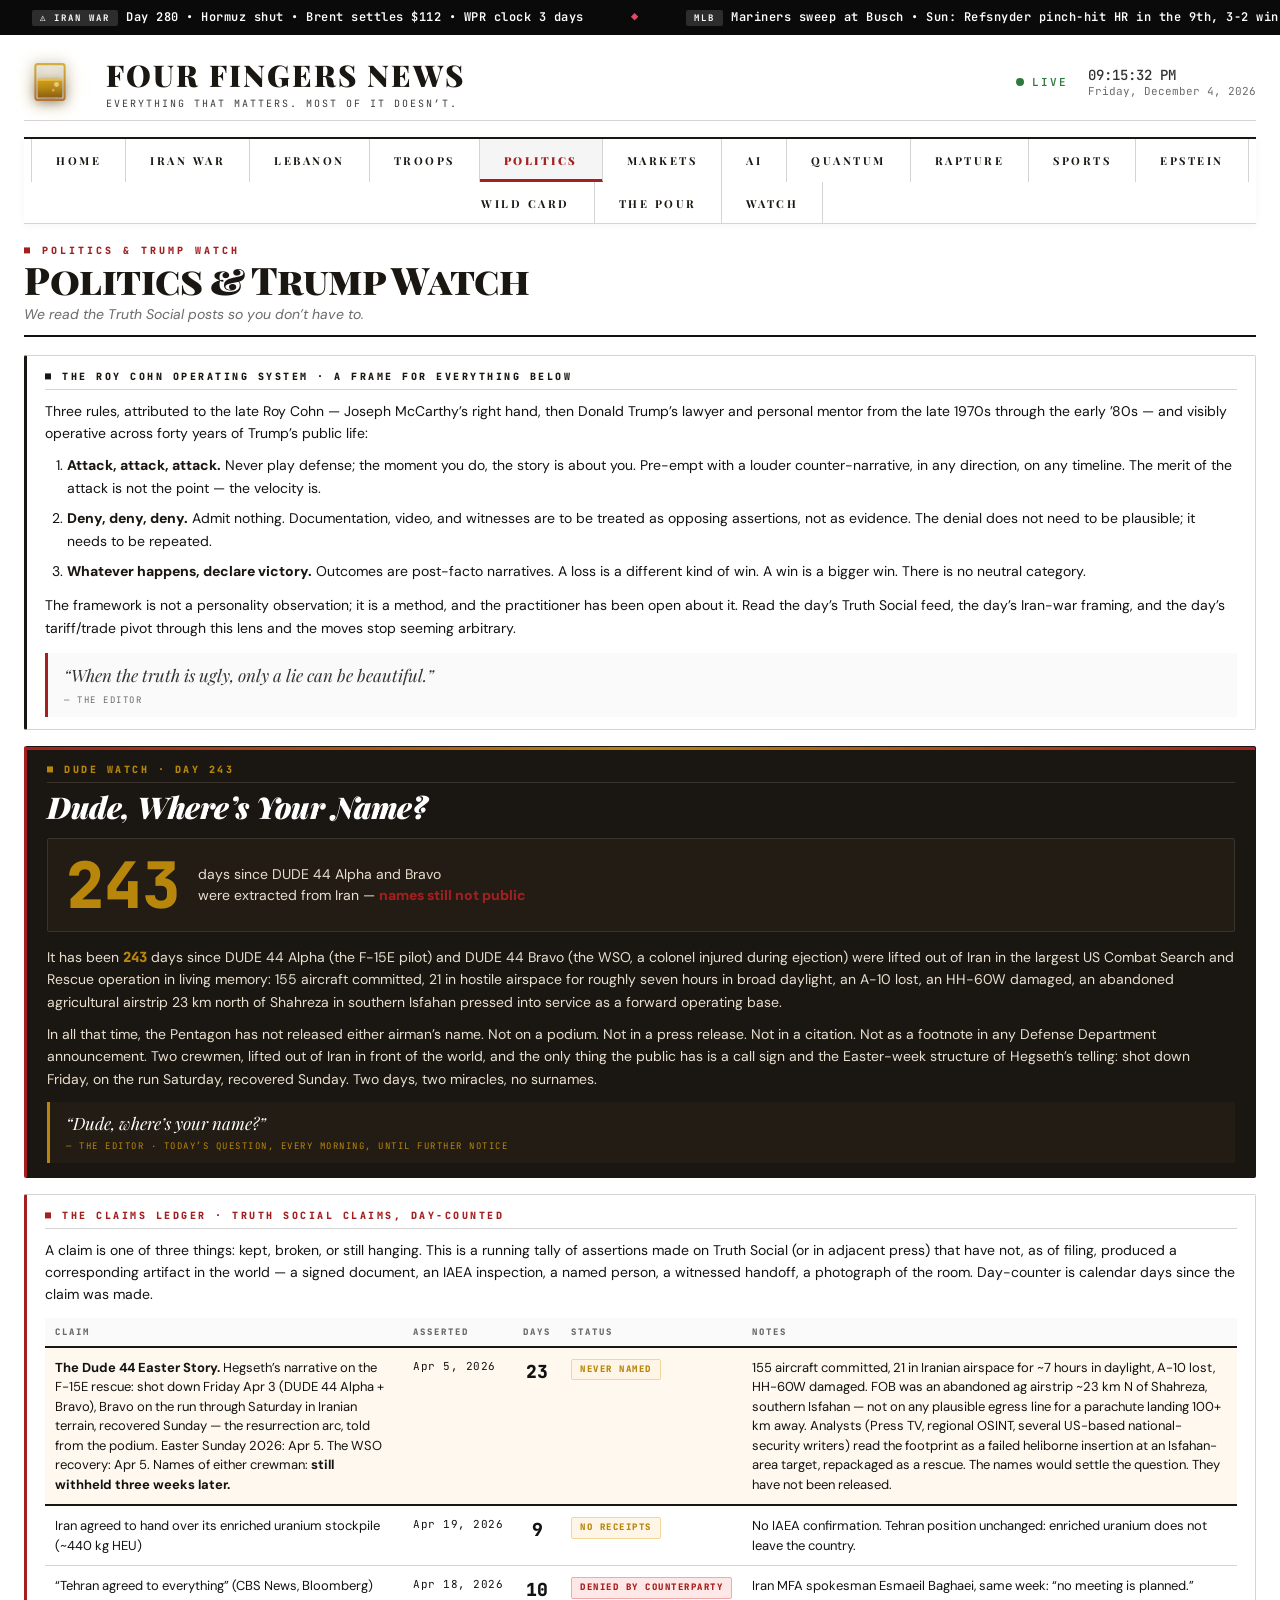
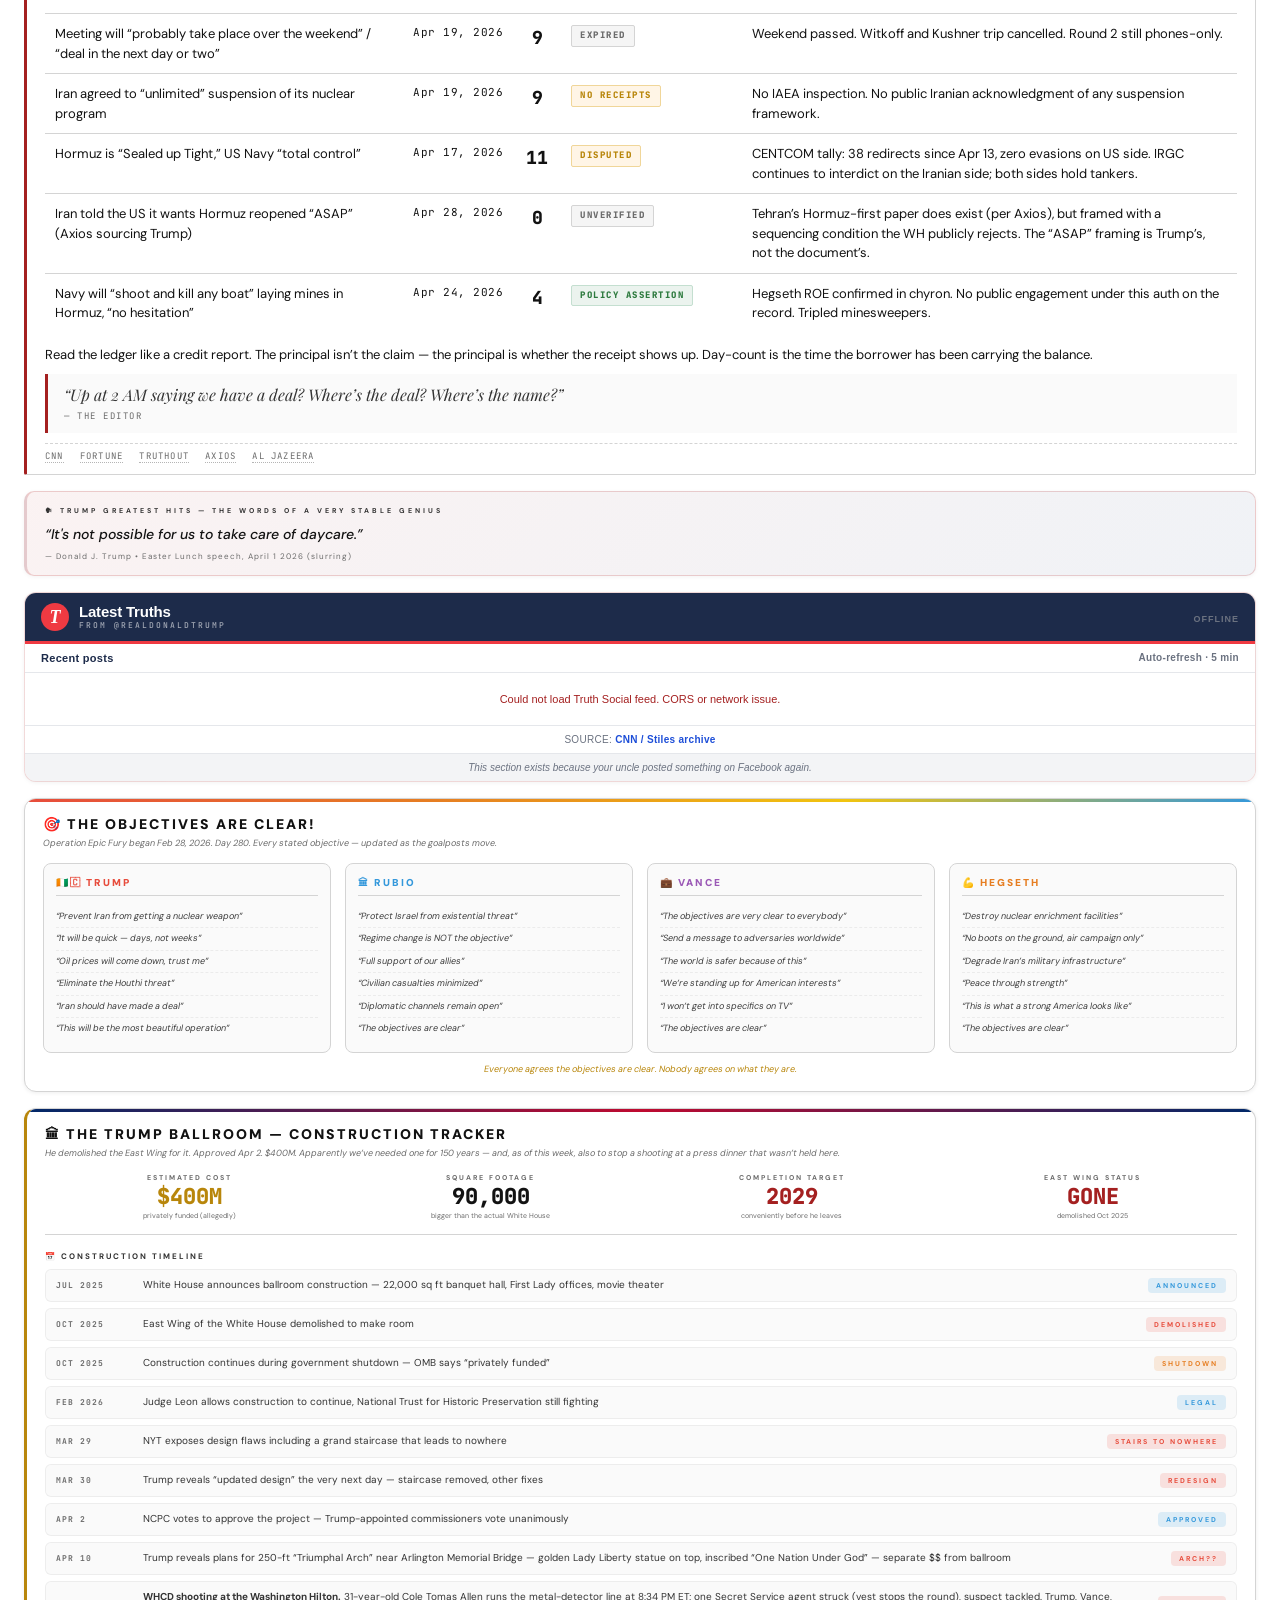
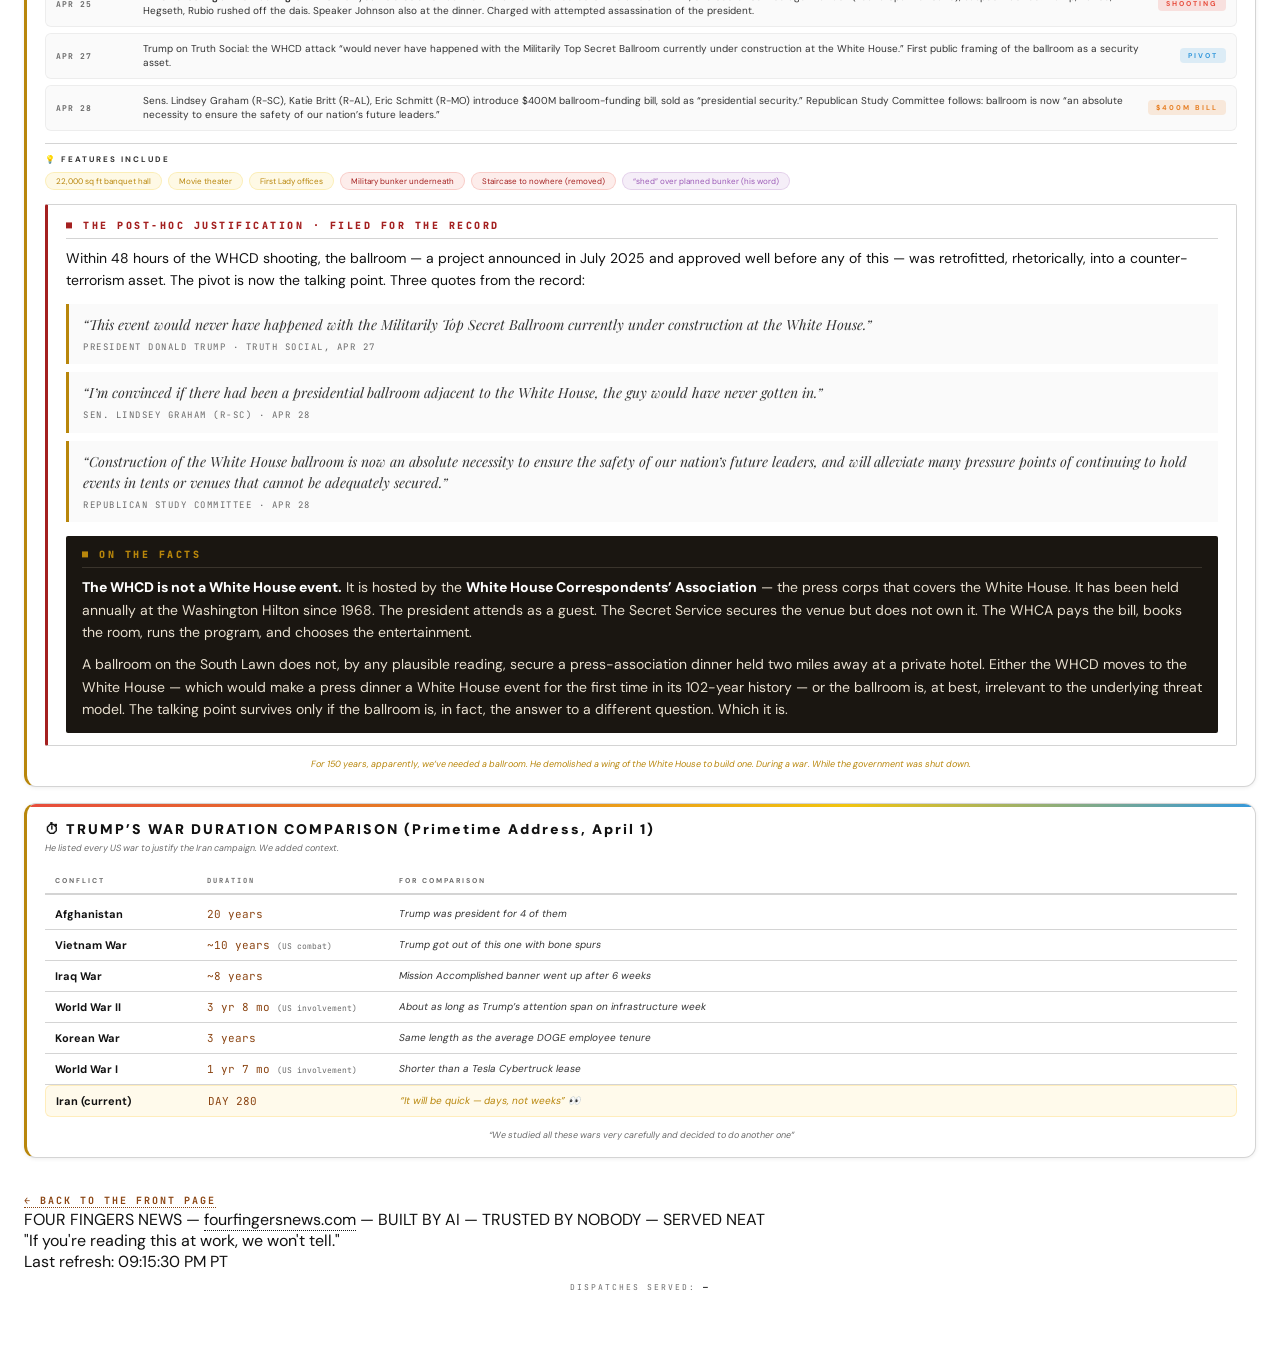
<file: politics.html>
<!DOCTYPE html>
<html lang="en">
<head>
<meta charset="UTF-8">
<meta name="viewport" content="width=device-width, initial-scale=1.0">
<meta http-equiv="Cache-Control" content="no-cache, no-store, must-revalidate"><meta http-equiv="Pragma" content="no-cache"><meta http-equiv="Expires" content="0">
<title>Politics &amp; Trump Watch &mdash; Four Fingers News</title>
<meta name="description" content="Trump greatest hits, Truth Social feed, the moving objectives, the ballroom tracker, and the strategic resource map.">
<meta name="theme-color" content="#0f1419">
<link rel="canonical" href="https://fourfingersnews.com/">
<meta property="og:type" content="website">
<meta property="og:site_name" content="Four Fingers News">
<meta property="og:title" content="Politics &amp; Trump Watch &mdash; Four Fingers News">
<meta property="og:description" content="Trump greatest hits, Truth Social feed, the moving objectives, the ballroom tracker, and the strategic resource map.">
<meta property="og:url" content="https://fourfingersnews.com/">
<meta name="twitter:card" content="summary_large_image">
<meta name="twitter:title" content="Politics &amp; Trump Watch &mdash; Four Fingers News">
<meta name="twitter:description" content="Trump greatest hits, Truth Social feed, the moving objectives, the ballroom tracker, and the strategic resource map.">
<link rel="icon" href="data:image/svg+xml,%3Csvg xmlns='http://www.w3.org/2000/svg' viewBox='0 0 64 64'%3E%3Crect x='14' y='10' width='36' height='44' rx='3' ry='3' fill='none' stroke='%23d4af37' stroke-width='3'/%3E%3Crect x='17' y='28' width='30' height='23' fill='%23b8860b' opacity='0.95'/%3E%3Crect x='17' y='28' width='30' height='3' fill='%23d4a017' opacity='0.9'/%3E%3Ccircle cx='40' cy='34' r='3' fill='%23fff8e7' opacity='0.55'/%3E%3C/svg%3E">
<link rel="stylesheet" href="assets/style.css?v=1777391998">
</head>
<body class="light-mode">

<div class="chyron" id="chyronBar">
  <div class="chyron-track" id="chyronTrack">
    <span class="chyron-item"><span class="chyron-label">&#9888;&#65039; IRAN WAR</span>Day <span class="iran-day-count">61</span> &bull; Hormuz shut &bull; Brent settles $112 &bull; WPR clock 3 days</span>
    <span class="chyron-sep">&#9670;</span>
    <span class="chyron-item"><span class="chyron-label">MLB</span><span class="chyronMLB">Mariners sweep at Busch &bull; Sun: Refsnyder pinch-hit HR in the 9th, 3-2 win &bull; First road sweep of the year after the 1-8 start &bull; Bats: 19 hits Sat, the season high</span></span>
    <span class="chyron-sep">&#9670;</span>
    <span class="chyron-item"><span class="chyronKraken"><span class="chyron-label">KRAKEN</span>Season over &bull; 34-34-11 (79 pts) &bull; 3rd straight playoff miss &bull; Ron Francis out as hockey ops prez &bull; GM search underway &bull; Stanley Cup Playoffs Round 1 in progress &mdash; Kraken watching from the couch again</span></span>
    <span class="chyron-sep">&#9670;</span>
    <span class="chyron-item"><span class="chyron-label">&#9971; PGA</span>Rory&rsquo;s back-to-back Masters in the books &bull; PGA Tour heads to RBC Heritage (Hilton Head) this week &bull; Scheffler defending &bull; Rory rumored for early-season LIV exhibition &mdash; PGA Tour silent</span>
    <span class="chyron-sep">&#9670;</span>
    <span class="chyron-item"><span class="chyron-label">NFL</span>Draft Rd 1&ndash;3 done &bull; Seahawks: RB Jadarian Price (Notre Dame) #32 &middot; S Bud Clark (TCU) #64 &middot; CB Julian Neal (Arkansas) #99 &mdash; back-half-of-the-secondary class, Clark a 15-INT ball-hawk &bull; Raiders QB Mendoza #1 overall &bull; Rams QB Ty Simpson #13 &bull; 9 OL in Rd 1 ties the record &bull; 4 Ohio St in the top 11 &bull; Rd 4&ndash;7 wrapped Sat</span>
    <span class="chyron-sep">&#9670;</span>
    <span class="chyron-item"><span class="chyron-label">&#128176; POLYMARKET</span>$200M+ traded on Iran war markets &bull; 50+ accounts under insider probe &bull; Congress demanding investigation &bull; Bets placed hours before ceasefire &bull; DOJ Thu charges Army SF MSgt Van Dyke (Fayetteville) &mdash; allegedly $400K on Maduro-raid contracts using classified info; 3 CEA counts + wire fraud + unlawful monetary transaction</span>
    <span class="chyron-sep">&#9670;</span>
    <span class="chyron-item"><span class="chyron-label">&#128308; HORMUZ</span>Seizure register: US Sun Apr 19 (Touska, Gulf of Oman) &bull; US Tue (Tifani, INDOPACOM) &bull; US Thu (Majestic X, Indian Ocean) &bull; US Sat Apr 25 (Sevan, Arabian Sea, off USS Pinckney) &bull; Iran Wed (Francesca + Epaminondas in the strait) &bull; Mon tracker: 16 vessels through vs ~60/day pre-war &bull; Sat tracker (MarineTraffic): just 1 transit in 12 hrs (Greek bulk carrier LB Energy) &bull; CENTCOM: 38 redirected since Apr 13 &bull; UN IMO flags ~20,000 seafarers stranded &bull; UKMTO threat level: critical &bull; Pentagon briefs Congress on six-month mine-clearance scenario</span>
    <span class="chyron-sep">&#9670;</span>
    <span class="chyron-item"><span class="chyron-label">&#128483; EPSTEIN</span>ACTING AG BLANCHE: DOJ &ldquo;has released everything the law requires&rdquo; &mdash; file drop is &ldquo;finished&rdquo; &bull; Congress disagrees; Epstein Files Transparency Act (HR-4405) still live in House &bull; Fed judge TOSSED Trump&rsquo;s WSJ defamation suit over 50th-birthday letter Mon (Trump &ldquo;nowhere close&rdquo; to &ldquo;actual malice&rdquo;) &bull; Bondi blew off her Mon deposition &mdash; Dem Rep. Garcia moving to contempt &bull; Melania rare address denying ties &bull; ZERO new US arrests despite 3.5M+ pages &bull; 43 victim names EXPOSED in DOJ redaction fail &bull; Gates June testimony still on calendar</span>
    <span class="chyron-sep">&#9670;</span>
    <span class="chyron-item"><span class="chyron-label">&#127936; NBA</span>PLAYOFFS R1 &bull; Sun: BOS 128-96 over PHI (BOS leads 3-1, Pritchard 32) &bull; TOR 93-89 over CLE (series 2-2, Barnes 23/9/6) &bull; SAS 114-93 over POR (SAS leads 3-1, Wemby 27/12) &bull; HOU 115-96 over LAL (forces G5 in LA) &bull; Sat: ATL-NYK and MIN-DEN G3 &bull; DET-ORL 1-1 &bull; OKC lead PHX 1-0</span>
    <span class="chyron-sep">&#9670;</span>
    <span class="chyron-item"><span class="chyron-label">&#128483; TRUMP</span>Mon: Cole Tomas Allen arraignment in DC fed court on firearm + assault-on-a-federal-officer counts; more charges expected &bull; Sun PM: WaPo/CNN report a note Allen sent family ~10 min before the WHCD attack &mdash; signed &ldquo;friendly federal assassin,&rdquo; ranks admin officials as targets &ldquo;from highest-ranking to lowest&rdquo; with an explicit exception for FBI Dir. Patel; investigators describe anti-Trump and anti-Christian rhetoric and grievances over detention-camp conditions; Allen wrote he does &ldquo;not expect forgiveness&rdquo; &bull; Sat 8:36 PM ET: armed man charges Secret Service line in WH Hilton lobby at the WHCD &mdash; Trump rushed off the dais; Vance, Hegseth, Rubio in the ballroom and moved out; one Secret Service agent shot at close range, vest stopped the round, suspect tackled. US Atty Pirro: 2 firearm counts + assault on a federal officer; arraignment Mon &bull; Sat AM to Fox&rsquo;s Aishah Hasnie: Witkoff &amp; Kushner NOT flying to Pakistan &mdash; &ldquo;we have all the cards&hellip; you&rsquo;re not going to be making any more 18-hour flights to sit around talking about nothing&rdquo;; Iran &ldquo;can call us anytime&rdquo; &bull; Sat Truth Social: &ldquo;tremendous infighting and confusion within their &lsquo;leadership.&rsquo; Nobody knows who is in charge, including them &hellip; we have all the cards, they have none! If they want to talk, all they have to do is call!!&rdquo; &bull; Sat reporters after the cancel: Iran &ldquo;within 10 minutes&hellip; gave us a new paper that was much better &hellip; a lot but not enough&rdquo;</span>
    <span class="chyron-sep">&#9670;</span>
    <span class="chyron-item"><span class="chyron-label">&#127777; CLIMATE</span>March 2026 hottest on record for Lower 48 &bull; Emperor penguins declared ENDANGERED &bull; Antarctic ice at record low &bull; Colorado St forecasts 13 named storms, 6 hurricanes for 2026 &bull; This is fine</span>
    <span class="chyron-sep">&#9670;</span>
    <span class="chyron-item"><span class="chyron-label">&#9962; POPE LEO XIV</span>In Equatorial Guinea &mdash; final leg of 11-day Africa tour &bull; Visited prison in Bata, told inmates &ldquo;you are not alone&rdquo; &bull; Open-air Mass in Malabo Thu, then home to Rome &bull; Tour hit Algeria &rarr; Cameroon &rarr; Angola &rarr; EQ &bull; Called out neocolonialism, corruption, extractivism across the continent &bull; 18,000 km covered</span>
    <span class="chyron-sep">&#9670;</span>
    <span class="chyron-item"><span class="chyron-label">&#127470;&#127481; ITALY</span>Meloni SUSPENDS auto-renewal of 2003 defense cooperation pact with Israel &mdash; announced Tue at Verona event &bull; Trigger: IDF fired warning shots at Italian UN peacekeeping convoy in Lebanon, damaged a vehicle &bull; Italy summoned Israel&rsquo;s ambassador &bull; Same day Trump trashed her in Corriere della Sera: &ldquo;I thought she had courage&rdquo; &bull; Israeli MFA pushes back: &ldquo;no security agreement with Italy&rdquo; &mdash; calls 2003 MoU empty &bull; Meloni also called Trump&rsquo;s attacks on Pope &ldquo;unacceptable&rdquo;</span>
    <span class="chyron-sep">&#9670;</span>
    <span class="chyron-item"><span class="chyron-label">&#127988;&#65039; CONGRESS</span>Reps. Tony Gonzales (R-TX) &amp; Eric Swalwell (D-CA) resigned &bull; Sudan enters YEAR 4 of war &mdash; UN humanitarian chief Fletcher: &ldquo;another year the world has failed the test of Sudan&rdquo; &bull; Maine lawmakers approve bill freezing new data centers until Nov 2027</span>
    <span class="chyron-sep">&#9670;</span>
    <span class="chyron-item"><span class="chyron-label">&#127473;&#127463; LEBANON</span>Three-week extension eight days old &bull; MON AM: IDF strikes Hezbollah sites in the Beqaa Valley &mdash; first Beqaa hit in ~3 weeks (Times of Israel) &bull; MON: Pres. Aoun to a southern delegation &mdash; negotiating with Israel &ldquo;is not betrayal&rdquo;; betrayal is &ldquo;those who take their country to war to serve foreign interests&rdquo; &bull; MON: HZ Sec-Gen Qassem rejects reported Beirut&ndash;Tel Aviv direct-talks plan as &ldquo;a grave sin&rdquo; &bull; MON AM: IDF kills Hussein Makled, head of Hezbollah intelligence HQ, in overnight Beirut precise strike &mdash; first Beirut hit since the Apr 19 extension began; HZ frames retaliation as &ldquo;legitimate response&rdquo; &bull; Western Galilee sirens Mon AM on suspected HZ drone &bull; Northern Israeli border-town mayors Sun PM: schools close from Tue, citing rocket and drone fire the ceasefire has not stopped &bull; FIRST IDF KIA INSIDE THE EXTENSION: Sgt. Idan Fooks, 19, killed Sun AM by Hezbollah explosive drone in Taybeh during tank repair &mdash; 6 wounded (4 serious incl. an officer, 1 moderate, 1 light); 2 follow-on drones at medevac, 1 intercepted, 1 detonated near responders; HZ takes credit, calls it response to truce violations &bull; Sun AM: IDF spox Adraee orders 7 villages N of the Litani to evacuate &mdash; will &ldquo;act forcefully&rdquo; vs HZ targets; strikes commence post-order, Kfar Tibnit hit with casualties (Lebanese state media) &bull; Netanyahu: HZ violations &ldquo;in practice, dismantling the ceasefire&rdquo; &bull; Sat: 2 Hezbollah projectiles at north (1 intercepted, 1 in open ground), sirens in Manara/Margaliot/Misgav Am &bull; IDF says six gunmen killed in Bint Jbeil exchange &bull; Netanyahu orders strikes &ldquo;with force&rdquo; &mdash; IDF hits Hezbollah-linked buildings in Haddatha, Zibqine, al-Sultaniyeh and Kherbet Selm, claims &ldquo;more than 15 eliminated&rdquo; (incl. three in a vehicle &ldquo;loaded with weapons&rdquo;) &bull; IAF intercepts &ldquo;suspicious aerial target&rdquo; over south Sat PM; Hezbollah downs IDF drone &bull; NNA: 4 killed on truck + motorcycle in Yohmor al-Shaqif (Nabatieh); 2 killed/17 wounded (women and children among the wounded) in Safad al-Battikh &bull; Lebanon Health Min: 6 killed across Sat strikes &bull; Sun PM: Pres. Aoun calls Litani-bridge strikes a &ldquo;dangerous escalation,&rdquo; an attempt &ldquo;to sever geographical connectivity&rdquo; between south Lebanon and the rest, obstructing humanitarian aid &bull; Sun PM: Hezbollah recasts the Taybeh hit as a roadside-bomb ambush on an 8-vehicle Israeli armored convoy moving Taybeh&rarr;Deir Seryan, claims 4 Merkavas destroyed/set ablaze; IDF count unchanged at 1 KIA + 6 wounded &bull; Scope on paper still: halt to strikes, IDF withdrawal, prisoner release, LAF deployment, reconstruction &bull; Hezbollah still rejects the track</span>
    <span class="chyron-sep">&#9670;</span>
    <span class="chyron-item"><span class="chyron-label">&#127916;&#65039; MEDIA</span>WBD shareholders Thu approve the $110B Paramount Skydance merger &mdash; $31/share values Warner Bros. Discovery at ~$77B &bull; Combines HBO Max, CNN, TBS, TNT, and the Warner Bros. film studio into the Paramount Skydance stack &bull; Regulatory review next in Washington (DOJ subpoenas sent late Mar on studio output, content rights, streaming, theaters) and London &bull; Both boards had endorsed unanimously</span>
    <span class="chyron-sep">&#9670;</span>
    <span class="chyron-item"><span class="chyron-label">&#128200; MARKETS</span>Mon midday: SPX &minus;0.2% / Dow &minus;0.4% (~&minus;193 pts) / NDX softer ahead of Mag-7 wk + Wed FOMC (priced 100% hold) &bull; Brent ~$108.11 (~+2.6%) past the Asia 3-wk high; WTI tops $96 (~+2%) &bull; Asia: Nikkei +1.4% record, Kospi +1.83% record, MSCI Asia-Pac +1.7%, MSCI EM record, TSMC +6% record &bull; Fri close: S&amp;P 7,165.08 (+0.8%) record, Nasdaq Comp 24,836.60 (+1.6%) record, Dow 49,230.71 (&minus;0.2%) &bull; Semis up 18 straight &mdash; INTC tops its 2000 peak on +20&ndash;25% Q1 move ($13.6B rev, data-center $5.1B vs $4.4B est); NVDA retakes $5T cap; TXN 25-yr high &bull; Magnificent Seven earnings load the wk, Fed decision Wed &bull; DOJ drops criminal probe of Fed Chair Powell &mdash; clears Tillis hold, opens runway for Warsh confirmation</span>
    <span class="chyron-sep">&#9670;</span>
    <span class="chyron-item"><span class="chyron-label">QUANTUM</span>Quantinuum hits 94 logical qubits from 98 physical &bull; Error correction at break-even &bull; Q-Day estimates lurch to ~2030 &bull; China&rsquo;s 3,700km quantum network live &bull; Google Willow 13,000x advantage &bull; $38B global spend</span>
    <span class="chyron-sep">&#9670;</span>
    <span class="chyron-item"><span class="chyron-label">&#9943;&#65039; TRUTH</span>Trump Thu AM: Navy &ldquo;to shoot and kill any boat&rdquo; laying mines in Hormuz, &ldquo;no hesitation&rdquo; &bull; Minesweepers &ldquo;tripled up&rdquo; &bull; Frame: &ldquo;total control,&rdquo; strait &ldquo;Sealed up Tight&rdquo; &bull; &ldquo;No ship can enter or leave without the approval of the United States Navy... until such time as Iran is able to make a DEAL&rdquo;</span>
    <span class="chyron-sep">&#9670;</span>
    <span class="chyron-item"><span class="chyron-label">&#128138; HEALTH</span>73% of Americans say insurer delays/denials are major problem &bull; Sheer Health launching to fight insurance battles &bull; AbbVie + Genentech joining White House discount drug site</span>
    <span class="chyron-sep">&#9670;</span>
    <span class="chyron-item"><span class="chyron-label">&#9878; ANTITRUST</span>Federal jury finds Live Nation ILLEGALLY MONOPOLIZED US concert ticketing &bull; 30+ states brought case without DOJ support &bull; Consumer refunds possible &bull; Ticketmaster dominance confirmed in court</span>
    <span class="chyron-sep">&#9670;</span>
    <span class="chyron-item"><span class="chyron-label">GAS</span><span id="chyronGas1">Seattle avg: loading...</span></span>
    <span class="chyron-sep">&#9670;</span>
    <span class="chyron-item"><span class="chyron-label">&#9981; GAS</span><span id="chyronGasNatl">Nat'l avg: loading...</span></span>
    <span class="chyron-sep">&#9670;</span>
    <span class="chyron-item"><span class="chyron-label">&#9888;&#65039; IRAN WAR</span>Day <span class="iran-day-count">61</span> &bull; Hormuz shut &bull; Brent settles $112 &bull; WPR clock 3 days</span>
    <span class="chyron-sep">&#9670;</span>
    <span class="chyron-item"><span class="chyron-label">MLB</span><span class="chyronMLB">Mariners sweep at Busch &bull; Sun: Refsnyder pinch-hit HR in the 9th, 3-2 win &bull; First road sweep of the year after the 1-8 start &bull; Bats: 19 hits Sat, the season high</span></span>
    <span class="chyron-sep">&#9670;</span>
    <span class="chyron-item"><span class="chyronKraken"><span class="chyron-label">KRAKEN</span>Season over &bull; 34-34-11 (79 pts) &bull; 3rd straight playoff miss &bull; Ron Francis out as hockey ops prez &bull; GM search underway &bull; Stanley Cup Playoffs Round 1 in progress &mdash; Kraken watching from the couch again</span></span>
    <span class="chyron-sep">&#9670;</span>
    <span class="chyron-item"><span class="chyron-label">&#9971; PGA</span>Rory&rsquo;s back-to-back Masters in the books &bull; PGA Tour heads to RBC Heritage (Hilton Head) this week &bull; Scheffler defending &bull; Rory rumored for early-season LIV exhibition &mdash; PGA Tour silent</span>
    <span class="chyron-sep">&#9670;</span>
    <span class="chyron-item"><span class="chyron-label">NFL</span>Draft Rd 1&ndash;3 done &bull; Seahawks: RB Jadarian Price (Notre Dame) #32 &middot; S Bud Clark (TCU) #64 &middot; CB Julian Neal (Arkansas) #99 &mdash; back-half-of-the-secondary class, Clark a 15-INT ball-hawk &bull; Raiders QB Mendoza #1 overall &bull; Rams QB Ty Simpson #13 &bull; 9 OL in Rd 1 ties the record &bull; 4 Ohio St in the top 11 &bull; Rd 4&ndash;7 wrapped Sat</span>
    <span class="chyron-sep">&#9670;</span>
    <span class="chyron-item"><span class="chyron-label">&#128176; POLYMARKET</span>$200M+ traded on Iran war markets &bull; 50+ accounts under insider probe &bull; Congress demanding investigation &bull; Bets placed hours before ceasefire &bull; DOJ Thu charges Army SF MSgt Van Dyke (Fayetteville) &mdash; allegedly $400K on Maduro-raid contracts using classified info; 3 CEA counts + wire fraud + unlawful monetary transaction</span>
    <span class="chyron-sep">&#9670;</span>
    <span class="chyron-item"><span class="chyron-label">&#128308; HORMUZ</span>Seizure register: US Sun Apr 19 (Touska, Gulf of Oman) &bull; US Tue (Tifani, INDOPACOM) &bull; US Thu (Majestic X, Indian Ocean) &bull; US Sat Apr 25 (Sevan, Arabian Sea, off USS Pinckney) &bull; Iran Wed (Francesca + Epaminondas in the strait) &bull; Mon tracker: 16 vessels through vs ~60/day pre-war &bull; Sat tracker (MarineTraffic): just 1 transit in 12 hrs (Greek bulk carrier LB Energy) &bull; CENTCOM: 38 redirected since Apr 13 &bull; UN IMO flags ~20,000 seafarers stranded &bull; UKMTO threat level: critical &bull; Pentagon briefs Congress on six-month mine-clearance scenario</span>
    <span class="chyron-sep">&#9670;</span>
    <span class="chyron-item"><span class="chyron-label">&#128483; EPSTEIN</span>ACTING AG BLANCHE: DOJ &ldquo;has released everything the law requires&rdquo; &mdash; file drop is &ldquo;finished&rdquo; &bull; Congress disagrees; Epstein Files Transparency Act (HR-4405) still live in House &bull; Fed judge TOSSED Trump&rsquo;s WSJ defamation suit over 50th-birthday letter Mon (Trump &ldquo;nowhere close&rdquo; to &ldquo;actual malice&rdquo;) &bull; Bondi blew off her Mon deposition &mdash; Dem Rep. Garcia moving to contempt &bull; Melania rare address denying ties &bull; ZERO new US arrests despite 3.5M+ pages &bull; 43 victim names EXPOSED in DOJ redaction fail &bull; Gates June testimony still on calendar</span>
    <span class="chyron-sep">&#9670;</span>
    <span class="chyron-item"><span class="chyron-label">&#127936; NBA</span>PLAYOFFS R1 &bull; Sun: BOS 128-96 over PHI (BOS leads 3-1, Pritchard 32) &bull; TOR 93-89 over CLE (series 2-2, Barnes 23/9/6) &bull; SAS 114-93 over POR (SAS leads 3-1, Wemby 27/12) &bull; HOU 115-96 over LAL (forces G5 in LA) &bull; Sat: ATL-NYK and MIN-DEN G3 &bull; DET-ORL 1-1 &bull; OKC lead PHX 1-0</span>
    <span class="chyron-sep">&#9670;</span>
    <span class="chyron-item"><span class="chyron-label">&#128483; TRUMP</span>Mon: Cole Tomas Allen arraignment in DC fed court on firearm + assault-on-a-federal-officer counts; more charges expected &bull; Sun PM: WaPo/CNN report a note Allen sent family ~10 min before the WHCD attack &mdash; signed &ldquo;friendly federal assassin,&rdquo; ranks admin officials as targets &ldquo;from highest-ranking to lowest&rdquo; with an explicit exception for FBI Dir. Patel; investigators describe anti-Trump and anti-Christian rhetoric and grievances over detention-camp conditions; Allen wrote he does &ldquo;not expect forgiveness&rdquo; &bull; Sat 8:36 PM ET: armed man charges Secret Service line in WH Hilton lobby at the WHCD &mdash; Trump rushed off the dais; Vance, Hegseth, Rubio in the ballroom and moved out; one Secret Service agent shot at close range, vest stopped the round, suspect tackled. US Atty Pirro: 2 firearm counts + assault on a federal officer; arraignment Mon &bull; Sat AM to Fox&rsquo;s Aishah Hasnie: Witkoff &amp; Kushner NOT flying to Pakistan &mdash; &ldquo;we have all the cards&hellip; you&rsquo;re not going to be making any more 18-hour flights to sit around talking about nothing&rdquo;; Iran &ldquo;can call us anytime&rdquo; &bull; Sat Truth Social: &ldquo;tremendous infighting and confusion within their &lsquo;leadership.&rsquo; Nobody knows who is in charge, including them &hellip; we have all the cards, they have none! If they want to talk, all they have to do is call!!&rdquo; &bull; Sat reporters after the cancel: Iran &ldquo;within 10 minutes&hellip; gave us a new paper that was much better &hellip; a lot but not enough&rdquo;</span>
    <span class="chyron-sep">&#9670;</span>
    <span class="chyron-item"><span class="chyron-label">&#127777; CLIMATE</span>March 2026 hottest on record for Lower 48 &bull; Emperor penguins declared ENDANGERED &bull; Antarctic ice at record low &bull; Colorado St forecasts 13 named storms, 6 hurricanes for 2026 &bull; This is fine</span>
    <span class="chyron-sep">&#9670;</span>
    <span class="chyron-item"><span class="chyron-label">&#9962; POPE LEO XIV</span>In Equatorial Guinea &mdash; final leg of 11-day Africa tour &bull; Visited prison in Bata, told inmates &ldquo;you are not alone&rdquo; &bull; Open-air Mass in Malabo Thu, then home to Rome &bull; Tour hit Algeria &rarr; Cameroon &rarr; Angola &rarr; EQ &bull; Called out neocolonialism, corruption, extractivism across the continent &bull; 18,000 km covered</span>
    <span class="chyron-sep">&#9670;</span>
    <span class="chyron-item"><span class="chyron-label">&#127470;&#127481; ITALY</span>Meloni SUSPENDS auto-renewal of 2003 defense cooperation pact with Israel &mdash; announced Tue at Verona event &bull; Trigger: IDF fired warning shots at Italian UN peacekeeping convoy in Lebanon, damaged a vehicle &bull; Italy summoned Israel&rsquo;s ambassador &bull; Same day Trump trashed her in Corriere della Sera: &ldquo;I thought she had courage&rdquo; &bull; Israeli MFA pushes back: &ldquo;no security agreement with Italy&rdquo; &mdash; calls 2003 MoU empty &bull; Meloni also called Trump&rsquo;s attacks on Pope &ldquo;unacceptable&rdquo;</span>
    <span class="chyron-sep">&#9670;</span>
    <span class="chyron-item"><span class="chyron-label">&#127988;&#65039; CONGRESS</span>Reps. Tony Gonzales (R-TX) &amp; Eric Swalwell (D-CA) resigned &bull; Sudan enters YEAR 4 of war &mdash; UN humanitarian chief Fletcher: &ldquo;another year the world has failed the test of Sudan&rdquo; &bull; Maine lawmakers approve bill freezing new data centers until Nov 2027</span>
    <span class="chyron-sep">&#9670;</span>
    <span class="chyron-item"><span class="chyron-label">&#127473;&#127463; LEBANON</span>Three-week extension eight days old &bull; MON AM: IDF strikes Hezbollah sites in the Beqaa Valley &mdash; first Beqaa hit in ~3 weeks (Times of Israel) &bull; MON: Pres. Aoun to a southern delegation &mdash; negotiating with Israel &ldquo;is not betrayal&rdquo;; betrayal is &ldquo;those who take their country to war to serve foreign interests&rdquo; &bull; MON: HZ Sec-Gen Qassem rejects reported Beirut&ndash;Tel Aviv direct-talks plan as &ldquo;a grave sin&rdquo; &bull; MON AM: IDF kills Hussein Makled, head of Hezbollah intelligence HQ, in overnight Beirut precise strike &mdash; first Beirut hit since the Apr 19 extension began; HZ frames retaliation as &ldquo;legitimate response&rdquo; &bull; Western Galilee sirens Mon AM on suspected HZ drone &bull; Northern Israeli border-town mayors Sun PM: schools close from Tue, citing rocket and drone fire the ceasefire has not stopped &bull; FIRST IDF KIA INSIDE THE EXTENSION: Sgt. Idan Fooks, 19, killed Sun AM by Hezbollah explosive drone in Taybeh during tank repair &mdash; 6 wounded (4 serious incl. an officer, 1 moderate, 1 light); 2 follow-on drones at medevac, 1 intercepted, 1 detonated near responders; HZ takes credit, calls it response to truce violations &bull; Sun AM: IDF spox Adraee orders 7 villages N of the Litani to evacuate &mdash; will &ldquo;act forcefully&rdquo; vs HZ targets; strikes commence post-order, Kfar Tibnit hit with casualties (Lebanese state media) &bull; Netanyahu: HZ violations &ldquo;in practice, dismantling the ceasefire&rdquo; &bull; Sat: 2 Hezbollah projectiles at north (1 intercepted, 1 in open ground), sirens in Manara/Margaliot/Misgav Am &bull; IDF says six gunmen killed in Bint Jbeil exchange &bull; Netanyahu orders strikes &ldquo;with force&rdquo; &mdash; IDF hits Hezbollah-linked buildings in Haddatha, Zibqine, al-Sultaniyeh and Kherbet Selm, claims &ldquo;more than 15 eliminated&rdquo; (incl. three in a vehicle &ldquo;loaded with weapons&rdquo;) &bull; IAF intercepts &ldquo;suspicious aerial target&rdquo; over south Sat PM; Hezbollah downs IDF drone &bull; NNA: 4 killed on truck + motorcycle in Yohmor al-Shaqif (Nabatieh); 2 killed/17 wounded (women and children among the wounded) in Safad al-Battikh &bull; Lebanon Health Min: 6 killed across Sat strikes &bull; Sun PM: Pres. Aoun calls Litani-bridge strikes a &ldquo;dangerous escalation,&rdquo; an attempt &ldquo;to sever geographical connectivity&rdquo; between south Lebanon and the rest, obstructing humanitarian aid &bull; Sun PM: Hezbollah recasts the Taybeh hit as a roadside-bomb ambush on an 8-vehicle Israeli armored convoy moving Taybeh&rarr;Deir Seryan, claims 4 Merkavas destroyed/set ablaze; IDF count unchanged at 1 KIA + 6 wounded &bull; Scope on paper still: halt to strikes, IDF withdrawal, prisoner release, LAF deployment, reconstruction &bull; Hezbollah still rejects the track</span>
    <span class="chyron-sep">&#9670;</span>
    <span class="chyron-item"><span class="chyron-label">&#127916;&#65039; MEDIA</span>WBD shareholders Thu approve the $110B Paramount Skydance merger &mdash; $31/share values Warner Bros. Discovery at ~$77B &bull; Combines HBO Max, CNN, TBS, TNT, and the Warner Bros. film studio into the Paramount Skydance stack &bull; Regulatory review next in Washington (DOJ subpoenas sent late Mar on studio output, content rights, streaming, theaters) and London &bull; Both boards had endorsed unanimously</span>
    <span class="chyron-sep">&#9670;</span>
    <span class="chyron-item"><span class="chyron-label">&#128200; MARKETS</span>Mon midday: SPX &minus;0.2% / Dow &minus;0.4% (~&minus;193 pts) / NDX softer ahead of Mag-7 wk + Wed FOMC (priced 100% hold) &bull; Brent ~$108.11 (~+2.6%) past the Asia 3-wk high; WTI tops $96 (~+2%) &bull; Asia: Nikkei +1.4% record, Kospi +1.83% record, MSCI Asia-Pac +1.7%, MSCI EM record, TSMC +6% record &bull; Fri close: S&amp;P 7,165.08 (+0.8%) record, Nasdaq Comp 24,836.60 (+1.6%) record, Dow 49,230.71 (&minus;0.2%) &bull; Semis up 18 straight &mdash; INTC tops its 2000 peak on +20&ndash;25% Q1 move ($13.6B rev, data-center $5.1B vs $4.4B est); NVDA retakes $5T cap; TXN 25-yr high &bull; Magnificent Seven earnings load the wk, Fed decision Wed &bull; DOJ drops criminal probe of Fed Chair Powell &mdash; clears Tillis hold, opens runway for Warsh confirmation</span>
    <span class="chyron-sep">&#9670;</span>
    <span class="chyron-item"><span class="chyron-label">QUANTUM</span>Quantinuum hits 94 logical qubits from 98 physical &bull; Error correction at break-even &bull; Q-Day estimates lurch to ~2030 &bull; China&rsquo;s 3,700km quantum network live &bull; Google Willow 13,000x advantage &bull; $38B global spend</span>
    <span class="chyron-sep">&#9670;</span>
    <span class="chyron-item"><span class="chyron-label">&#9943;&#65039; TRUTH</span>Trump Thu AM: Navy &ldquo;to shoot and kill any boat&rdquo; laying mines in Hormuz, &ldquo;no hesitation&rdquo; &bull; Minesweepers &ldquo;tripled up&rdquo; &bull; Frame: &ldquo;total control,&rdquo; strait &ldquo;Sealed up Tight&rdquo; &bull; &ldquo;No ship can enter or leave without the approval of the United States Navy... until such time as Iran is able to make a DEAL&rdquo;</span>
    <span class="chyron-sep">&#9670;</span>
    <span class="chyron-item"><span class="chyron-label">&#128138; HEALTH</span>73% of Americans say insurer delays/denials are major problem &bull; Sheer Health launching to fight insurance battles &bull; AbbVie + Genentech joining White House discount drug site</span>
    <span class="chyron-sep">&#9670;</span>
    <span class="chyron-item"><span class="chyron-label">&#9878; ANTITRUST</span>Federal jury finds Live Nation ILLEGALLY MONOPOLIZED US concert ticketing &bull; 30+ states brought case without DOJ support &bull; Consumer refunds possible &bull; Ticketmaster dominance confirmed in court</span>
    <span class="chyron-sep">&#9670;</span>
    <span class="chyron-item"><span class="chyron-label">GAS</span><span id="chyronGas2">Seattle avg: loading...</span></span>
    <span class="chyron-sep">&#9670;</span>
    <span class="chyron-item"><span class="chyron-label">&#9981; GAS</span><span id="chyronGasNatl2">Nat'l avg: loading...</span></span>
    <span class="chyron-sep">&#9670;</span>
  </div>
</div>

<div class="bg-grid"></div>

<div class="particles" id="particles"></div>

<div class="main">

  <!-- ═══ HEADER ═══ -->
    <!-- &#9552;&#9552;&#9552; HEADER &#9552;&#9552;&#9552; -->
  <header class="header">
    <div class="header-left">
      <!-- whiskey-glass mark Ã¢ÂÂ distillery palette -->
      <svg width="52" height="52" viewBox="0 0 64 64" style="flex-shrink:0;margin-right:14px;filter:drop-shadow(0 2px 6px rgba(0,0,0,0.5)) drop-shadow(0 0 10px rgba(212,160,23,0.35));" aria-hidden="true">
        <defs>
          <linearGradient id="whiskey" x1="0" y1="0" x2="0" y2="1">
            <stop offset="0%" stop-color="#d4a017"/>
            <stop offset="50%" stop-color="#b8860b"/>
            <stop offset="100%" stop-color="#8b5a0a"/>
          </linearGradient>
          <linearGradient id="glass" x1="0" y1="0" x2="0" y2="1">
            <stop offset="0%" stop-color="#d4af37"/>
            <stop offset="100%" stop-color="#b87333"/>
          </linearGradient>
        </defs>
        <rect x="14" y="10" width="36" height="44" rx="3" ry="3" fill="none" stroke="url(#glass)" stroke-width="2.5"/>
        <rect x="17" y="28" width="30" height="23" fill="url(#whiskey)" opacity="0.95"/>
        <rect x="17" y="28" width="30" height="2.5" fill="#f0c64a" opacity="0.85"/>
        <circle cx="40" cy="35" r="3" fill="#fff8e7" opacity="0.55"/>
        <circle cx="36" cy="42" r="1.6" fill="#fff8e7" opacity="0.4"/>
        <line x1="22" y1="51" x2="42" y2="51" stroke="#fff8e7" stroke-width="0.6" opacity="0.3"/>
      </svg>
      <div>
        <div class="header-title" style="font-family:Georgia,'Playfair Display',serif;letter-spacing:2px;">FOUR FINGERS NEWS</div>
        <div class="header-subtitle" id="ffnTagline">THE NEWS, NEAT.</div>
      </div>
    </div>
    <script>
      // Tagline rotator Ã¢ÂÂ keeps all the contenders in circulation
      (function(){
        var taglines = [
          'THE NEWS, NEAT.',
          'POUR FIRST. READ SECOND.',
          'TWO FINGERS FOR THE MARKETS, TWO FOR THE POLITICS.',
          'EVERYTHING THAT MATTERS. MOST OF IT DOESN&rsquo;T.',
          'HARD NEWS. SOFT IRONY. ROCKS OPTIONAL.',
          'SERVED NEAT. NEVER WATERED DOWN.',
          'NO ICE. NO CHASER. NO SPIN.'
        ];
        var i = 0;
        var el = document.getElementById('ffnTagline');
        if(!el) return;
        // pick a random starting tagline so it&rsquo;s different each pageload
        i = Math.floor(Math.random() * taglines.length);
        el.innerHTML = taglines[i];
        setInterval(function(){
          i = (i + 1) % taglines.length;
          el.style.opacity = '0';
          setTimeout(function(){
            el.innerHTML = taglines[i];
            el.style.opacity = '';
          }, 350);
        }, 9000);
      })();
    </script>
    <div class="header-right">
      <div class="live-indicator">
        <div class="live-dot"></div>
        LIVE
      </div>
      <div>
        <div class="clock" id="clock">--:--:-- --</div>
        <div class="clock-date" id="clockDate">---</div>
      </div>
    </div>
  </header>

  <!-- ═══ SECTION NAV ═══ -->
  <nav class="section-nav">
    <div class="section-nav-inner">
      <a href="index.html">Home</a>
      <a href="iran.html">Iran War</a>
      <a href="lebanon.html">Lebanon</a>
      <a href="troops.html">Troops</a>
      <a href="politics.html" class="active">Politics</a>
      <a href="markets.html">Markets</a>
      <a href="ai.html">AI</a>
      <a href="quantum.html">Quantum</a>
      <a href="rapture.html">Rapture</a>
      <a href="sports.html">Sports</a>
      <a href="epstein.html">Epstein</a>
      <a href="wildcard.html">Wild Card</a>
      <a href="pour.html">The Pour</a>
      <a href="watch.html">Watch</a>
    </div>
  </nav>

<div class="lan-page-masthead">
    <div class="lpm-tag">&#9632; POLITICS &amp; TRUMP WATCH</div>
    <div class="lpm-name">Politics &amp; Trump Watch</div>
    <div class="lpm-kicker">We read the Truth Social posts so you don&rsquo;t have to.</div>
  </div>
  <!-- ═══ ROY COHN OPERATING SYSTEM — editorial framing ═══ -->
  <!-- AUTO-UPDATED BY: manual; refresh on doctrinal change. -->
  <div id="cohnDoctrine" class="rc-doctrine">
    <div class="rc-doctrine-tag">&#9632; THE ROY COHN OPERATING SYSTEM &middot; A FRAME FOR EVERYTHING BELOW</div>
    <p>Three rules, attributed to the late Roy Cohn &mdash; Joseph McCarthy&rsquo;s right hand, then Donald Trump&rsquo;s lawyer and personal mentor from the late 1970s through the early &rsquo;80s &mdash; and visibly operative across forty years of Trump&rsquo;s public life:</p>
    <ol class="rc-rules">
      <li><b>Attack, attack, attack.</b> Never play defense; the moment you do, the story is about you. Pre-empt with a louder counter-narrative, in any direction, on any timeline. The merit of the attack is not the point &mdash; the velocity is.</li>
      <li><b>Deny, deny, deny.</b> Admit nothing. Documentation, video, and witnesses are to be treated as opposing assertions, not as evidence. The denial does not need to be plausible; it needs to be repeated.</li>
      <li><b>Whatever happens, declare victory.</b> Outcomes are post-facto narratives. A loss is a different kind of win. A win is a bigger win. There is no neutral category.</li>
    </ol>
    <p>The framework is not a personality observation; it is a method, and the practitioner has been open about it. Read the day&rsquo;s Truth Social feed, the day&rsquo;s Iran-war framing, and the day&rsquo;s tariff/trade pivot through this lens and the moves stop seeming arbitrary.</p>
    <div class="rc-aphorism">&ldquo;When the truth is ugly, only a lie can be beautiful.&rdquo;<cite>&mdash; The Editor</cite></div>
  </div>

  <!-- ═══ DUDE WATCH — daily counter on the unnamed F-15E aircrew ═══ -->
  <!-- AUTO-UPDATED BY: inline JS (computes days since Apr 5, 2026 rescue date) -->
  <!-- EDIT TARGETS: dude44Start in <script> below, dude-headline if framing changes -->
  <div id="dudeWatch" class="dude-watch">
    <div class="dude-tag">&#9632; DUDE WATCH &middot; DAY <span class="dude-days-inline" id="dude44Days">&mdash;</span></div>
    <div class="dude-headline">Dude, Where&rsquo;s Your Name?</div>
    <div class="dude-counter">
      <div class="dude-counter-num"><span id="dude44DaysBig">&mdash;</span></div>
      <div class="dude-counter-lbl">days since DUDE 44 Alpha and Bravo<br>were extracted from Iran &mdash; <b>names still not public</b></div>
    </div>
    <p class="dude-body">It has been <span class="dude-days-inline" id="dude44DaysInline">&mdash;</span> days since DUDE 44 Alpha (the F-15E pilot) and DUDE 44 Bravo (the WSO, a colonel injured during ejection) were lifted out of Iran in the largest US Combat Search and Rescue operation in living memory: 155 aircraft committed, 21 in hostile airspace for roughly seven hours in broad daylight, an A-10 lost, an HH-60W damaged, an abandoned agricultural airstrip 23 km north of Shahreza in southern Isfahan pressed into service as a forward operating base.</p>
    <p class="dude-body">In all that time, the Pentagon has not released either airman&rsquo;s name. Not on a podium. Not in a press release. Not in a citation. Not as a footnote in any Defense Department announcement. Two crewmen, lifted out of Iran in front of the world, and the only thing the public has is a call sign and the Easter-week structure of Hegseth&rsquo;s telling: shot down Friday, on the run Saturday, recovered Sunday. Two days, two miracles, no surnames.</p>
    <div class="dude-aphorism">&ldquo;Dude, where&rsquo;s your name?&rdquo;<cite>&mdash; The Editor &middot; today&rsquo;s question, every morning, until further notice</cite></div>
  </div>
  <script>
    (function(){
      // Easter Sunday rescue of DUDE 44 Bravo: April 5, 2026.
      var start = new Date(2026, 3, 5);
      var now = new Date();
      var days = Math.max(0, Math.floor((now - start) / 86400000));
      document.querySelectorAll('#dude44Days, #dude44DaysInline').forEach(function(el){
        el.textContent = days;
      });
      var big = document.getElementById('dude44DaysBig');
      if (big) big.textContent = days;
    })();
  </script>

  <!-- ═══ CLAIMS LEDGER — Truth Social claims, day-counted ═══ -->
  <!-- AUTO-UPDATED BY: manual; new claims and status changes appended weekly -->
  <!-- EDIT TARGETS: #claimsLedger <tbody>; days-since values are static, refresh on edit -->
  <div id="claimsPanel" class="cl-panel">
    <div class="cl-tag">&#9632; THE CLAIMS LEDGER &middot; TRUTH SOCIAL CLAIMS, DAY-COUNTED</div>
    <p class="cl-intro">A claim is one of three things: kept, broken, or still hanging. This is a running tally of assertions made on Truth Social (or in adjacent press) that have not, as of filing, produced a corresponding artifact in the world &mdash; a signed document, an IAEA inspection, a named person, a witnessed handoff, a photograph of the room. Day-counter is calendar days since the claim was made.</p>
    <div class="cl-table-wrap">
      <table class="cl-table">
        <thead>
          <tr>
            <th>Claim</th>
            <th class="cl-th-date">Asserted</th>
            <th class="cl-th-days">Days</th>
            <th class="cl-th-status">Status</th>
            <th>Notes</th>
          </tr>
        </thead>
        <tbody id="claimsLedger">
          <tr class="cl-featured">
            <td><b>The Dude 44 Easter Story.</b> Hegseth&rsquo;s narrative on the F-15E rescue: shot down Friday Apr 3 (DUDE 44 Alpha + Bravo), Bravo on the run through Saturday in Iranian terrain, recovered Sunday &mdash; the resurrection arc, told from the podium. Easter Sunday 2026: Apr 5. The WSO recovery: Apr 5. Names of either crewman: <b>still withheld three weeks later.</b></td>
            <td class="cl-cell-date">Apr 5, 2026</td>
            <td class="cl-cell-days">23</td>
            <td><span class="cl-status cl-disputed">NEVER NAMED</span></td>
            <td>155 aircraft committed, 21 in Iranian airspace for ~7 hours in daylight, A-10 lost, HH-60W damaged. FOB was an abandoned ag airstrip ~23 km N of Shahreza, southern Isfahan &mdash; not on any plausible egress line for a parachute landing 100+ km away. Analysts (Press TV, regional OSINT, several US-based national-security writers) read the footprint as a failed heliborne insertion at an Isfahan-area target, repackaged as a rescue. The names would settle the question. They have not been released.</td>
          </tr>
          <tr>
            <td>Iran agreed to hand over its enriched uranium stockpile (~440 kg HEU)</td>
            <td class="cl-cell-date">Apr 19, 2026</td>
            <td class="cl-cell-days">9</td>
            <td><span class="cl-status cl-no-receipts">NO RECEIPTS</span></td>
            <td>No IAEA confirmation. Tehran position unchanged: enriched uranium does not leave the country.</td>
          </tr>
          <tr>
            <td>&ldquo;Tehran agreed to everything&rdquo; (CBS News, Bloomberg)</td>
            <td class="cl-cell-date">Apr 18, 2026</td>
            <td class="cl-cell-days">10</td>
            <td><span class="cl-status cl-denied">DENIED BY COUNTERPARTY</span></td>
            <td>Iran MFA spokesman Esmaeil Baghaei, same week: &ldquo;no meeting is planned.&rdquo;</td>
          </tr>
          <tr>
            <td>Meeting will &ldquo;probably take place over the weekend&rdquo; / &ldquo;deal in the next day or two&rdquo;</td>
            <td class="cl-cell-date">Apr 19, 2026</td>
            <td class="cl-cell-days">9</td>
            <td><span class="cl-status cl-expired">EXPIRED</span></td>
            <td>Weekend passed. Witkoff and Kushner trip cancelled. Round 2 still phones-only.</td>
          </tr>
          <tr>
            <td>Iran agreed to &ldquo;unlimited&rdquo; suspension of its nuclear program</td>
            <td class="cl-cell-date">Apr 19, 2026</td>
            <td class="cl-cell-days">9</td>
            <td><span class="cl-status cl-no-receipts">NO RECEIPTS</span></td>
            <td>No IAEA inspection. No public Iranian acknowledgment of any suspension framework.</td>
          </tr>
          <tr>
            <td>Hormuz is &ldquo;Sealed up Tight,&rdquo; US Navy &ldquo;total control&rdquo;</td>
            <td class="cl-cell-date">Apr 17, 2026</td>
            <td class="cl-cell-days">11</td>
            <td><span class="cl-status cl-disputed">DISPUTED</span></td>
            <td>CENTCOM tally: 38 redirects since Apr 13, zero evasions on US side. IRGC continues to interdict on the Iranian side; both sides hold tankers.</td>
          </tr>
          <tr>
            <td>Iran told the US it wants Hormuz reopened &ldquo;ASAP&rdquo; (Axios sourcing Trump)</td>
            <td class="cl-cell-date">Apr 28, 2026</td>
            <td class="cl-cell-days">0</td>
            <td><span class="cl-status cl-unverified">UNVERIFIED</span></td>
            <td>Tehran&rsquo;s Hormuz-first paper does exist (per Axios), but framed with a sequencing condition the WH publicly rejects. The &ldquo;ASAP&rdquo; framing is Trump&rsquo;s, not the document&rsquo;s.</td>
          </tr>
          <tr>
            <td>Navy will &ldquo;shoot and kill any boat&rdquo; laying mines in Hormuz, &ldquo;no hesitation&rdquo;</td>
            <td class="cl-cell-date">Apr 24, 2026</td>
            <td class="cl-cell-days">4</td>
            <td><span class="cl-status cl-policy">POLICY ASSERTION</span></td>
            <td>Hegseth ROE confirmed in chyron. No public engagement under this auth on the record. Tripled minesweepers.</td>
          </tr>
        </tbody>
      </table>
    </div>
    <p class="cl-frame">Read the ledger like a credit report. The principal isn&rsquo;t the claim &mdash; the principal is whether the receipt shows up. Day-count is the time the borrower has been carrying the balance.</p>
    <div class="cl-aphorism">&ldquo;Up at 2 AM saying we have a deal? Where&rsquo;s the deal? Where&rsquo;s the name?&rdquo;<cite>&mdash; The Editor</cite></div>
    <div class="cl-src">
      <a href="https://www.cnn.com/2026/04/20/politics/social-media-posts-trump-iran-deal" target="_blank" rel="noopener">CNN</a>
      <a href="https://fortune.com/2026/04/21/trump-iran-deal-truth-social-posts-peace-talks-warning/" target="_blank" rel="noopener">Fortune</a>
      <a href="https://truthout.org/articles/trumps-truth-social-posts-upended-iran-war-negotiations-report/" target="_blank" rel="noopener">Truthout</a>
      <a href="https://www.axios.com/2026/04/28/trump-iran-hormuz-collapse-claim" target="_blank" rel="noopener">Axios</a>
      <a href="https://www.aljazeera.com/news/2026/4/27/have-us-iran-talks-failed-why-no-deal-yet-doesnt-mean-diplomacy-is-dead" target="_blank" rel="noopener">Al Jazeera</a>
    </div>
  </div>

  <!-- TRUMP GREATEST HITS -->
  <div class="trump-quotes-strip">
    <div class="trump-quotes-label">&#128483; TRUMP GREATEST HITS &mdash; THE WORDS OF A VERY STABLE GENIUS</div>
    <div class="trump-quote-text" id="trumpQuote">Loading quote...</div>
    <div class="trump-quote-meta" id="trumpQuoteMeta"></div>
  </div>

  <!-- LATEST TRUTHS - LIVE FEED -->
  <div class="truth-feed-panel" id="truthFeedPanel">
    <div class="truth-feed-chrome">
      <div class="truth-feed-brand">
        <span class="truth-feed-mark">T</span>
        <div class="truth-feed-wordmark">Latest Truths<small>from @realDonaldTrump</small></div>
      </div>
      <div class="truth-feed-status"><span id="truthFeedStatus">LOADING...</span></div>
    </div>
    <div class="truth-feed-header">
      <div class="truth-feed-title">Recent posts</div>
      <span style="font-size:10px;color:var(--ts-muted);font-weight:600;letter-spacing:0.3px;">Auto-refresh &middot; 5 min</span>
    </div>
    <div class="truth-feed-list" id="truthFeedList">
      <div style="text-align:center;padding:28px 20px;color:var(--ts-muted);font-size:13px;">Fetching latest posts&hellip;</div>
    </div>
    <div class="truth-feed-foot">
      SOURCE: <a href="https://github.com/stiles/trump-truth-social-archive" target="_blank" rel="noopener">CNN / Stiles archive</a>
    </div>
    <div class="truth-feed-aside">This section exists because your uncle posted something on Facebook again.</div>
  </div>

  <!-- THE OBJECTIVES ARE CLEAR -->
  <div class="objectives-panel">
    <div class="objectives-header">
      <div class="objectives-title">&#127919; THE OBJECTIVES ARE CLEAR!</div>
      <div class="objectives-sub">Operation Epic Fury began Feb 28, 2026. Day <span id="iranWarDay">--</span>. Every stated objective &mdash; updated as the goalposts move.</div>
    </div>
    <div class="objectives-by-person">
      <div class="obj-person-col">
        <div class="obj-person-name" style="color:#e74c3c">&#127464;&#127470;&#127464; TRUMP</div>
        <div class="obj-quote">&ldquo;Prevent Iran from getting a nuclear weapon&rdquo;</div>
        <div class="obj-quote">&ldquo;It will be quick &mdash; days, not weeks&rdquo;</div>
        <div class="obj-quote">&ldquo;Oil prices will come down, trust me&rdquo;</div>
        <div class="obj-quote">&ldquo;Eliminate the Houthi threat&rdquo;</div>
        <div class="obj-quote">&ldquo;Iran should have made a deal&rdquo;</div>
        <div class="obj-quote">&ldquo;This will be the most beautiful operation&rdquo;</div>
      </div>
      <div class="obj-person-col">
        <div class="obj-person-name" style="color:#3498db">&#127963; RUBIO</div>
        <div class="obj-quote">&ldquo;Protect Israel from existential threat&rdquo;</div>
        <div class="obj-quote">&ldquo;Regime change is NOT the objective&rdquo;</div>
        <div class="obj-quote">&ldquo;Full support of our allies&rdquo;</div>
        <div class="obj-quote">&ldquo;Civilian casualties minimized&rdquo;</div>
        <div class="obj-quote">&ldquo;Diplomatic channels remain open&rdquo;</div>
        <div class="obj-quote">&ldquo;The objectives are clear&rdquo;</div>
      </div>
      <div class="obj-person-col">
        <div class="obj-person-name" style="color:#9b59b6">&#128188; VANCE</div>
        <div class="obj-quote">&ldquo;The objectives are very clear to everybody&rdquo;</div>
        <div class="obj-quote">&ldquo;Send a message to adversaries worldwide&rdquo;</div>
        <div class="obj-quote">&ldquo;The world is safer because of this&rdquo;</div>
        <div class="obj-quote">&ldquo;We&rsquo;re standing up for American interests&rdquo;</div>
        <div class="obj-quote">&ldquo;I won&rsquo;t get into specifics on TV&rdquo;</div>
        <div class="obj-quote">&ldquo;The objectives are clear&rdquo;</div>
      </div>
      <div class="obj-person-col">
        <div class="obj-person-name" style="color:#e67e22">&#128170; HEGSETH</div>
        <div class="obj-quote">&ldquo;Destroy nuclear enrichment facilities&rdquo;</div>
        <div class="obj-quote">&ldquo;No boots on the ground, air campaign only&rdquo;</div>
        <div class="obj-quote">&ldquo;Degrade Iran&rsquo;s military infrastructure&rdquo;</div>
        <div class="obj-quote">&ldquo;Peace through strength&rdquo;</div>
        <div class="obj-quote">&ldquo;This is what a strong America looks like&rdquo;</div>
        <div class="obj-quote">&ldquo;The objectives are clear&rdquo;</div>
      </div>
    </div>
    <div class="objectives-footer" style="text-align:center;font-size:9px;color:var(--amber);font-style:italic;margin-top:10px;">
      Everyone agrees the objectives are clear. Nobody agrees on what they are.
    </div>
  </div>

  <!-- TRUMP BALLROOM TRACKER -->
  <div class="eastroom-panel" style="border-left:3px solid var(--amber);">
    <div class="eastroom-header">
      <div class="eastroom-title">&#127963; THE TRUMP BALLROOM &mdash; CONSTRUCTION TRACKER</div>
      <div class="eastroom-sub">He demolished the East Wing for it. Approved Apr 2. $400M. Apparently we&rsquo;ve needed one for 150 years &mdash; and, as of this week, also to stop a shooting at a press dinner that wasn&rsquo;t held here.</div>
    </div>
    <div style="display:grid;grid-template-columns:repeat(4,1fr);gap:12px;margin-bottom:16px;padding-bottom:14px;border-bottom:1px solid var(--border);">
      <div style="text-align:center;">
        <div style="font-size:7px;letter-spacing:2px;color:var(--text-muted);font-weight:700;">ESTIMATED COST</div>
        <div style="font-family:'JetBrains Mono',monospace;font-size:22px;font-weight:900;color:var(--amber);">$400M</div>
        <div style="font-size:7px;color:var(--text-muted);">privately funded (allegedly)</div>
      </div>
      <div style="text-align:center;">
        <div style="font-size:7px;letter-spacing:2px;color:var(--text-muted);font-weight:700;">SQUARE FOOTAGE</div>
        <div style="font-family:'JetBrains Mono',monospace;font-size:22px;font-weight:900;color:var(--text);">90,000</div>
        <div style="font-size:7px;color:var(--text-muted);">bigger than the actual White House</div>
      </div>
      <div style="text-align:center;">
        <div style="font-size:7px;letter-spacing:2px;color:var(--text-muted);font-weight:700;">COMPLETION TARGET</div>
        <div style="font-family:'JetBrains Mono',monospace;font-size:22px;font-weight:900;color:var(--red);">2029</div>
        <div style="font-size:7px;color:var(--text-muted);">conveniently before he leaves</div>
      </div>
      <div style="text-align:center;">
        <div style="font-size:7px;letter-spacing:2px;color:var(--text-muted);font-weight:700;">EAST WING STATUS</div>
        <div style="font-family:'JetBrains Mono',monospace;font-size:22px;font-weight:900;color:var(--red);">GONE</div>
        <div style="font-size:7px;color:var(--text-muted);">demolished Oct 2025</div>
      </div>
    </div>
    <div style="font-size:8px;letter-spacing:2px;color:var(--text-dim);font-weight:700;margin-bottom:8px;">&#128197; CONSTRUCTION TIMELINE</div>
    <div class="eastroom-timeline">
      <div class="er-event"><div class="er-date">JUL 2025</div><div class="er-desc">White House announces ballroom construction &mdash; 22,000 sq ft banquet hall, First Lady offices, movie theater</div><div class="er-tag policy">ANNOUNCED</div></div>
      <div class="er-event"><div class="er-date">OCT 2025</div><div class="er-desc">East Wing of the White House demolished to make room</div><div class="er-tag spectacle">DEMOLISHED</div></div>
      <div class="er-event"><div class="er-date">OCT 2025</div><div class="er-desc">Construction continues during government shutdown &mdash; OMB says &ldquo;privately funded&rdquo;</div><div class="er-tag trade">SHUTDOWN</div></div>
      <div class="er-event"><div class="er-date">FEB 2026</div><div class="er-desc">Judge Leon allows construction to continue, National Trust for Historic Preservation still fighting</div><div class="er-tag policy">LEGAL</div></div>
      <div class="er-event"><div class="er-date">MAR 29</div><div class="er-desc">NYT exposes design flaws including a grand staircase that leads to nowhere</div><div class="er-tag spectacle">STAIRS TO NOWHERE</div></div>
      <div class="er-event"><div class="er-date">MAR 30</div><div class="er-desc">Trump reveals &ldquo;updated design&rdquo; the very next day &mdash; staircase removed, other fixes</div><div class="er-tag spectacle">REDESIGN</div></div>
      <div class="er-event"><div class="er-date">APR 2</div><div class="er-desc">NCPC votes to approve the project &mdash; Trump-appointed commissioners vote unanimously</div><div class="er-tag policy">APPROVED</div></div>
      <div class="er-event"><div class="er-date">APR 10</div><div class="er-desc">Trump reveals plans for 250-ft &ldquo;Triumphal Arch&rdquo; near Arlington Memorial Bridge &mdash; golden Lady Liberty statue on top, inscribed &ldquo;One Nation Under God&rdquo; &mdash; separate $$ from ballroom</div><div class="er-tag spectacle">ARCH??</div></div>
      <div class="er-event"><div class="er-date">APR 25</div><div class="er-desc"><b>WHCD shooting at the Washington Hilton.</b> 31-year-old Cole Tomas Allen runs the metal-detector line at 8:34 PM ET; one Secret Service agent struck (vest stops the round), suspect tackled. Trump, Vance, Hegseth, Rubio rushed off the dais. Speaker Johnson also at the dinner. Charged with attempted assassination of the president.</div><div class="er-tag spectacle">SHOOTING</div></div>
      <div class="er-event"><div class="er-date">APR 27</div><div class="er-desc">Trump on Truth Social: the WHCD attack &ldquo;would never have happened with the Militarily Top Secret Ballroom currently under construction at the White House.&rdquo; First public framing of the ballroom as a security asset.</div><div class="er-tag policy">PIVOT</div></div>
      <div class="er-event"><div class="er-date">APR 28</div><div class="er-desc">Sens. Lindsey Graham (R-SC), Katie Britt (R-AL), Eric Schmitt (R-MO) introduce $400M ballroom-funding bill, sold as &ldquo;presidential security.&rdquo; Republican Study Committee follows: ballroom is now &ldquo;an absolute necessity to ensure the safety of our nation&rsquo;s future leaders.&rdquo;</div><div class="er-tag trade">$400M BILL</div></div>
    </div>
    <div style="margin-top:12px;padding-top:10px;border-top:1px solid var(--border);">
      <div style="font-size:8px;letter-spacing:2px;color:var(--text-dim);font-weight:700;margin-bottom:8px;">&#128161; FEATURES INCLUDE</div>
      <div style="display:flex;flex-wrap:wrap;gap:6px;">
        <span style="font-size:8px;padding:3px 10px;background:rgba(241,196,0,0.1);border:1px solid rgba(241,196,0,0.2);border-radius:12px;color:var(--amber);">22,000 sq ft banquet hall</span>
        <span style="font-size:8px;padding:3px 10px;background:rgba(241,196,0,0.1);border:1px solid rgba(241,196,0,0.2);border-radius:12px;color:var(--amber);">Movie theater</span>
        <span style="font-size:8px;padding:3px 10px;background:rgba(241,196,0,0.1);border:1px solid rgba(241,196,0,0.2);border-radius:12px;color:var(--amber);">First Lady offices</span>
        <span style="font-size:8px;padding:3px 10px;background:rgba(231,76,60,0.1);border:1px solid rgba(231,76,60,0.2);border-radius:12px;color:var(--red);">Military bunker underneath</span>
        <span style="font-size:8px;padding:3px 10px;background:rgba(231,76,60,0.1);border:1px solid rgba(231,76,60,0.2);border-radius:12px;color:var(--red);">Staircase to nowhere (removed)</span>
        <span style="font-size:8px;padding:3px 10px;background:rgba(155,89,182,0.1);border:1px solid rgba(155,89,182,0.2);border-radius:12px;color:#9b59b6;">&ldquo;shed&rdquo; over planned bunker (his word)</span>
      </div>
    </div>
    <div class="ballroom-pivot">
      <div class="bp-tag">&#9632; THE POST-HOC JUSTIFICATION &middot; FILED FOR THE RECORD</div>
      <p>Within 48 hours of the WHCD shooting, the ballroom &mdash; a project announced in July 2025 and approved well before any of this &mdash; was retrofitted, rhetorically, into a counter-terrorism asset. The pivot is now the talking point. Three quotes from the record:</p>
      <div class="bp-quotes">
        <div class="bp-quote">&ldquo;This event would never have happened with the Militarily Top Secret Ballroom currently under construction at the White House.&rdquo;<cite>President Donald Trump &middot; Truth Social, Apr 27</cite></div>
        <div class="bp-quote">&ldquo;I&rsquo;m convinced if there had been a presidential ballroom adjacent to the White House, the guy would have never gotten in.&rdquo;<cite>Sen. Lindsey Graham (R-SC) &middot; Apr 28</cite></div>
        <div class="bp-quote">&ldquo;Construction of the White House ballroom is now an absolute necessity to ensure the safety of our nation&rsquo;s future leaders, and will alleviate many pressure points of continuing to hold events in tents or venues that cannot be adequately secured.&rdquo;<cite>Republican Study Committee &middot; Apr 28</cite></div>
      </div>
      <div class="bp-rebuttal">
        <div class="bp-rebuttal-tag">&#9632; ON THE FACTS</div>
        <p><b>The WHCD is not a White House event.</b> It is hosted by the <b>White House Correspondents&rsquo; Association</b> &mdash; the press corps that covers the White House. It has been held annually at the Washington Hilton since 1968. The president attends as a guest. The Secret Service secures the venue but does not own it. The WHCA pays the bill, books the room, runs the program, and chooses the entertainment.</p>
        <p>A ballroom on the South Lawn does not, by any plausible reading, secure a press-association dinner held two miles away at a private hotel. Either the WHCD moves to the White House &mdash; which would make a press dinner a White House event for the first time in its 102-year history &mdash; or the ballroom is, at best, irrelevant to the underlying threat model. The talking point survives only if the ballroom is, in fact, the answer to a different question. Which it is.</p>
      </div>
    </div>
    <div style="text-align:center;font-size:9px;color:var(--amber);font-style:italic;margin-top:12px;">
      For 150 years, apparently, we&rsquo;ve needed a ballroom. He demolished a wing of the White House to build one. During a war. While the government was shut down.
    </div>
  </div>

  <!-- WAR DURATION COMPARISON -->
  <div class="objectives-panel" style="border-left:3px solid var(--amber);">
    <div class="objectives-header">
      <div class="objectives-title">&#9201; TRUMP&rsquo;S WAR DURATION COMPARISON (Primetime Address, April 1)</div>
      <div class="objectives-sub">He listed every US war to justify the Iran campaign. We added context.</div>
    </div>
    <div class="war-compare-grid">
      <div class="war-row header-row">
        <div class="war-name">CONFLICT</div>
        <div class="war-duration">DURATION</div>
        <div class="war-context">FOR COMPARISON</div>
      </div>
      <div class="war-row">
        <div class="war-name">Afghanistan</div>
        <div class="war-duration">20 years</div>
        <div class="war-context war-funny">Trump was president for 4 of them</div>
      </div>
      <div class="war-row">
        <div class="war-name">Vietnam War</div>
        <div class="war-duration">~10 years <span class="war-note">(US combat)</span></div>
        <div class="war-context war-funny">Trump got out of this one with bone spurs</div>
      </div>
      <div class="war-row">
        <div class="war-name">Iraq War</div>
        <div class="war-duration">~8 years</div>
        <div class="war-context war-funny">Mission Accomplished banner went up after 6 weeks</div>
      </div>
      <div class="war-row">
        <div class="war-name">World War II</div>
        <div class="war-duration">3 yr 8 mo <span class="war-note">(US involvement)</span></div>
        <div class="war-context war-funny">About as long as Trump&rsquo;s attention span on infrastructure week</div>
      </div>
      <div class="war-row">
        <div class="war-name">Korean War</div>
        <div class="war-duration">3 years</div>
        <div class="war-context war-funny">Same length as the average DOGE employee tenure</div>
      </div>
      <div class="war-row">
        <div class="war-name">World War I</div>
        <div class="war-duration">1 yr 7 mo <span class="war-note">(US involvement)</span></div>
        <div class="war-context war-funny">Shorter than a Tesla Cybertruck lease</div>
      </div>
      <div class="war-row highlight-row">
        <div class="war-name">Iran (current)</div>
        <div class="war-duration" id="iranDuration">Day --</div>
        <div class="war-context war-funny" style="color:var(--amber);">&ldquo;It will be quick &mdash; days, not weeks&rdquo; &#128064;</div>
      </div>
    </div>
    <div style="text-align:center;font-size:9px;color:var(--text-muted);font-style:italic;margin-top:12px;">
      &ldquo;We studied all these wars very carefully and decided to do another one&rdquo;
    </div>
  </div>

  <p style="margin-top:18px;"><a href="index.html" class="back-home">&larr; Back to the front page</a></p>

  <!-- ═══ FOOTER ═══ -->
    <div class="footer">
    <div class="footer-text">
      <span class="highlight">FOUR FINGERS NEWS</span> &#8212; <a href="https://fourfingersnews.com/" style="color:inherit;text-decoration:none;border-bottom:1px dotted currentColor;">fourfingersnews.com</a> &#8212; BUILT BY AI &#8212; TRUSTED BY NOBODY &#8212; SERVED NEAT
    </div>
    <div class="footer-quip">"If you're reading this at work, we won't tell."</div>
    <div class="last-refresh">Last refresh: <span id="lastRefresh">Tue Apr 28 &middot; 17:10 PT</span></div>
    <div class="visit-counter" style="margin-top:10px;font-family:'JetBrains Mono','Courier New',monospace;font-size:8px;letter-spacing:2px;color:#6b6b6b;text-align:center;text-transform:uppercase;">DISPATCHES SERVED: <span id="visitCount" style="color:#121212;font-weight:700;">&#8212;</span></div>
  </div>

</div><!-- /main -->

<script src="assets/app.js?v=1777391998"></script>
</body>
</html>
</file>
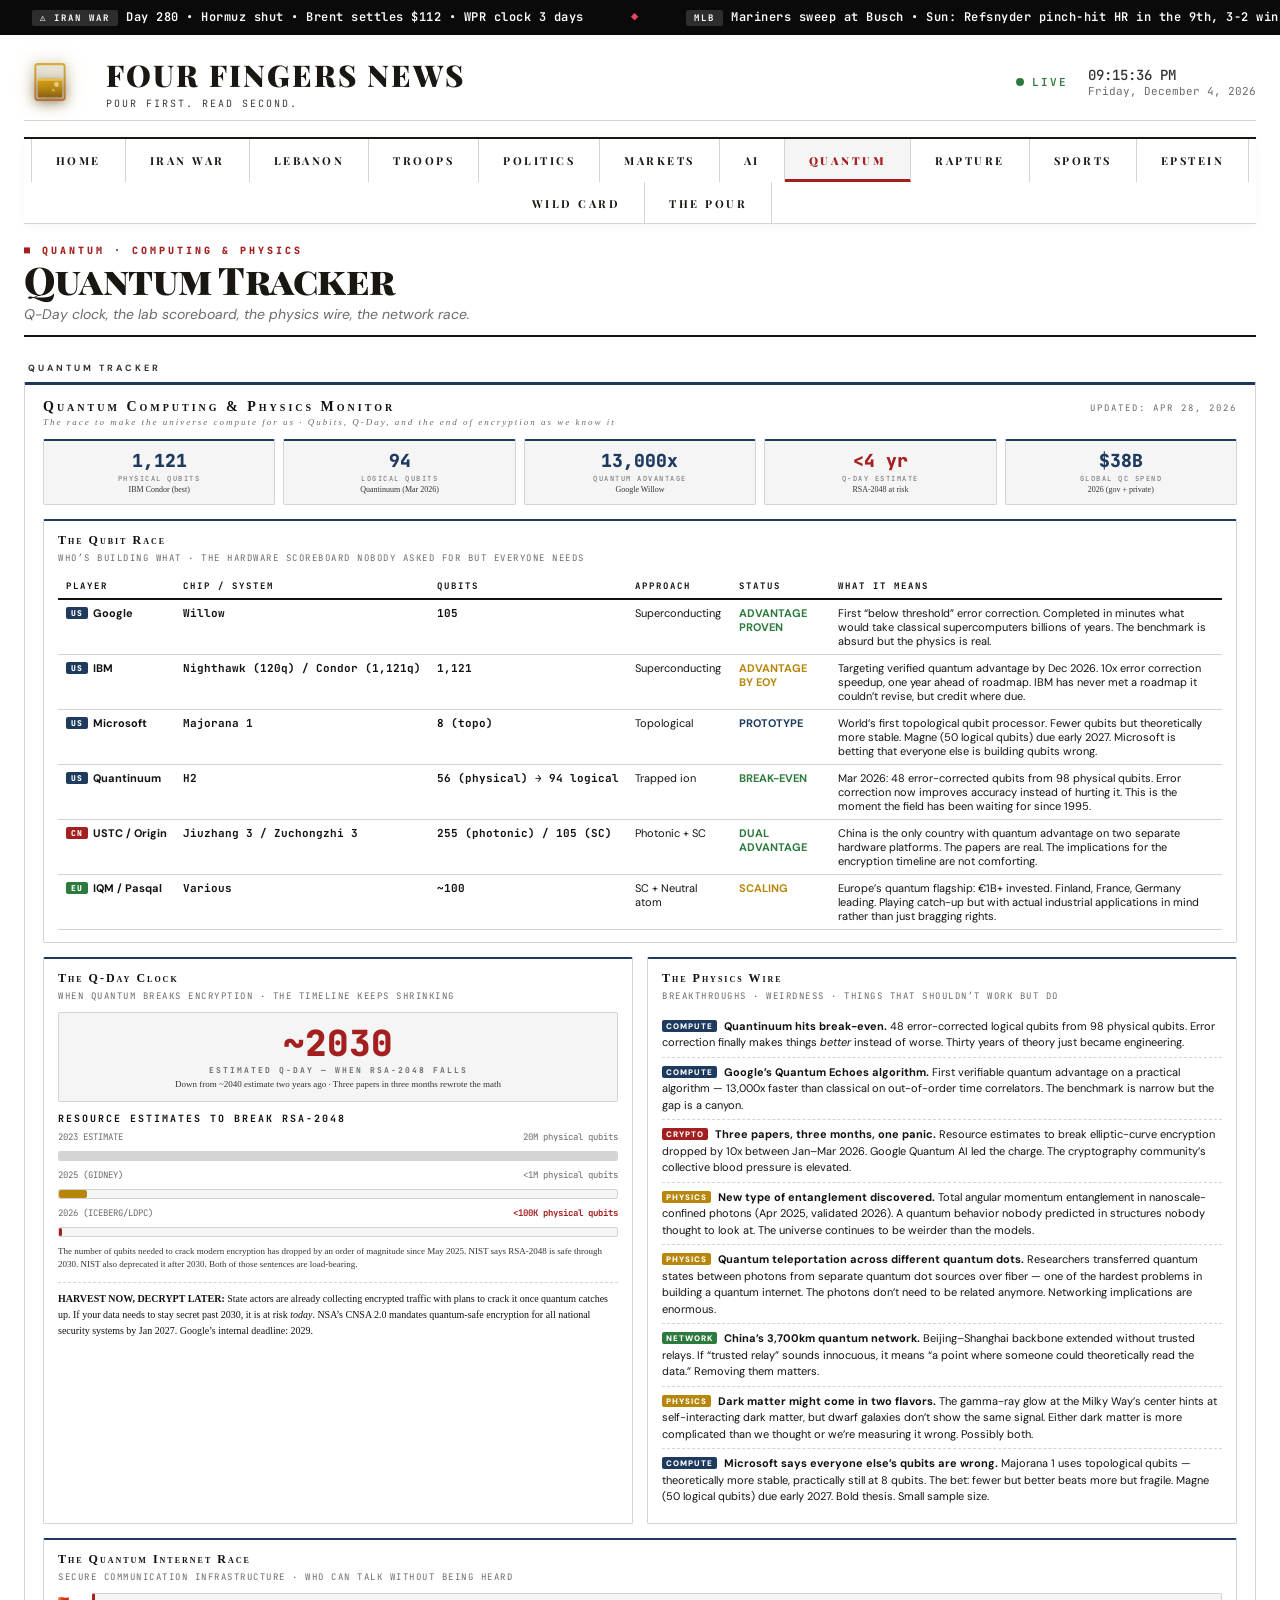
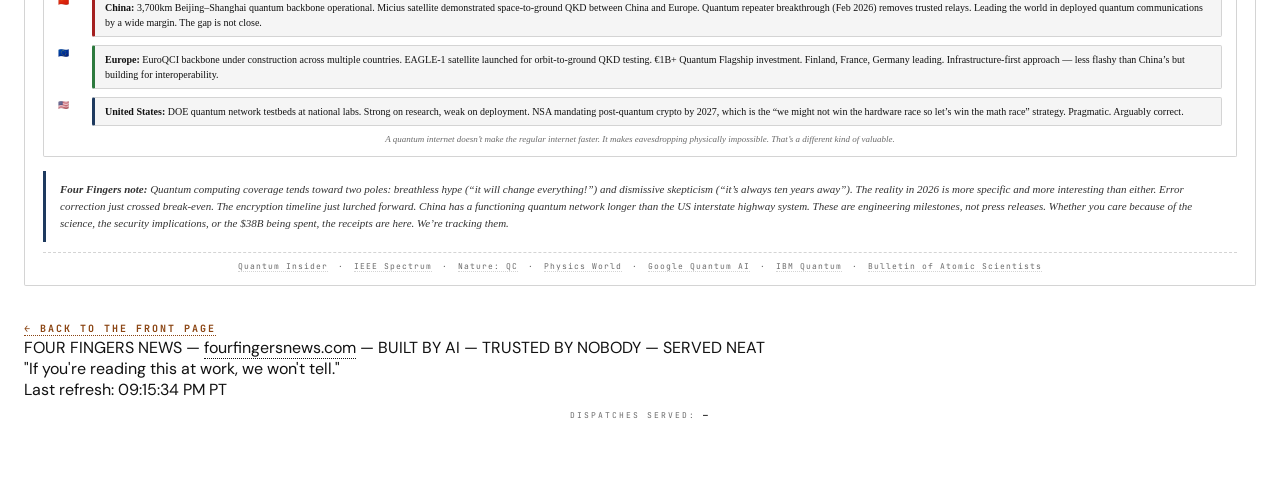
<file: quantum.html>
<!DOCTYPE html>
<html lang="en">
<head>
<meta charset="UTF-8">
<meta name="viewport" content="width=device-width, initial-scale=1.0">
<meta http-equiv="Cache-Control" content="no-cache, no-store, must-revalidate"><meta http-equiv="Pragma" content="no-cache"><meta http-equiv="Expires" content="0">
<title>Quantum &middot; Computing &amp; Physics &mdash; Four Fingers News</title>
<meta name="description" content="Quantum computing tracker: Q-Day clock, lab scoreboard, physics wire, and the quantum-internet race.">
<meta name="theme-color" content="#0f1419">
<link rel="canonical" href="https://fourfingersnews.com/">
<meta property="og:type" content="website">
<meta property="og:site_name" content="Four Fingers News">
<meta property="og:title" content="Quantum &middot; Computing &amp; Physics &mdash; Four Fingers News">
<meta property="og:description" content="Quantum computing tracker: Q-Day clock, lab scoreboard, physics wire, and the quantum-internet race.">
<meta property="og:url" content="https://fourfingersnews.com/">
<meta name="twitter:card" content="summary_large_image">
<meta name="twitter:title" content="Quantum &middot; Computing &amp; Physics &mdash; Four Fingers News">
<meta name="twitter:description" content="Quantum computing tracker: Q-Day clock, lab scoreboard, physics wire, and the quantum-internet race.">
<link rel="icon" href="data:image/svg+xml,%3Csvg xmlns='http://www.w3.org/2000/svg' viewBox='0 0 64 64'%3E%3Crect x='14' y='10' width='36' height='44' rx='3' ry='3' fill='none' stroke='%23d4af37' stroke-width='3'/%3E%3Crect x='17' y='28' width='30' height='23' fill='%23b8860b' opacity='0.95'/%3E%3Crect x='17' y='28' width='30' height='3' fill='%23d4a017' opacity='0.9'/%3E%3Ccircle cx='40' cy='34' r='3' fill='%23fff8e7' opacity='0.55'/%3E%3C/svg%3E">
<link rel="stylesheet" href="assets/style.css?v=1777391998">
</head>
<body class="light-mode">

<div class="chyron" id="chyronBar">
  <div class="chyron-track" id="chyronTrack">
    <span class="chyron-item"><span class="chyron-label">&#9888;&#65039; IRAN WAR</span>Day <span class="iran-day-count">60</span> &bull; Hormuz shut &bull; Brent settles $112 &bull; WPR clock 3 days</span>
    <span class="chyron-sep">&#9670;</span>
    <span class="chyron-item"><span class="chyron-label">MLB</span><span class="chyronMLB">Mariners sweep at Busch &bull; Sun: Refsnyder pinch-hit HR in the 9th, 3-2 win &bull; First road sweep of the year after the 1-8 start &bull; Bats: 19 hits Sat, the season high</span></span>
    <span class="chyron-sep">&#9670;</span>
    <span class="chyron-item"><span class="chyronKraken"><span class="chyron-label">KRAKEN</span>Season over &bull; 34-34-11 (79 pts) &bull; 3rd straight playoff miss &bull; Ron Francis out as hockey ops prez &bull; GM search underway &bull; Stanley Cup Playoffs Round 1 in progress &mdash; Kraken watching from the couch again</span></span>
    <span class="chyron-sep">&#9670;</span>
    <span class="chyron-item"><span class="chyron-label">&#9971; PGA</span>Rory&rsquo;s back-to-back Masters in the books &bull; PGA Tour heads to RBC Heritage (Hilton Head) this week &bull; Scheffler defending &bull; Rory rumored for early-season LIV exhibition &mdash; PGA Tour silent</span>
    <span class="chyron-sep">&#9670;</span>
    <span class="chyron-item"><span class="chyron-label">NFL</span>Draft Rd 1&ndash;3 done &bull; Seahawks: RB Jadarian Price (Notre Dame) #32 &middot; S Bud Clark (TCU) #64 &middot; CB Julian Neal (Arkansas) #99 &mdash; back-half-of-the-secondary class, Clark a 15-INT ball-hawk &bull; Raiders QB Mendoza #1 overall &bull; Rams QB Ty Simpson #13 &bull; 9 OL in Rd 1 ties the record &bull; 4 Ohio St in the top 11 &bull; Rd 4&ndash;7 wrapped Sat</span>
    <span class="chyron-sep">&#9670;</span>
    <span class="chyron-item"><span class="chyron-label">&#128176; POLYMARKET</span>$200M+ traded on Iran war markets &bull; 50+ accounts under insider probe &bull; Congress demanding investigation &bull; Bets placed hours before ceasefire &bull; DOJ Thu charges Army SF MSgt Van Dyke (Fayetteville) &mdash; allegedly $400K on Maduro-raid contracts using classified info; 3 CEA counts + wire fraud + unlawful monetary transaction</span>
    <span class="chyron-sep">&#9670;</span>
    <span class="chyron-item"><span class="chyron-label">&#128308; HORMUZ</span>Seizure register: US Sun Apr 19 (Touska, Gulf of Oman) &bull; US Tue (Tifani, INDOPACOM) &bull; US Thu (Majestic X, Indian Ocean) &bull; US Sat Apr 25 (Sevan, Arabian Sea, off USS Pinckney) &bull; Iran Wed (Francesca + Epaminondas in the strait) &bull; Mon tracker: 16 vessels through vs ~60/day pre-war &bull; Sat tracker (MarineTraffic): just 1 transit in 12 hrs (Greek bulk carrier LB Energy) &bull; CENTCOM: 38 redirected since Apr 13 &bull; UN IMO flags ~20,000 seafarers stranded &bull; UKMTO threat level: critical &bull; Pentagon briefs Congress on six-month mine-clearance scenario</span>
    <span class="chyron-sep">&#9670;</span>
    <span class="chyron-item"><span class="chyron-label">&#128483; EPSTEIN</span>ACTING AG BLANCHE: DOJ &ldquo;has released everything the law requires&rdquo; &mdash; file drop is &ldquo;finished&rdquo; &bull; Congress disagrees; Epstein Files Transparency Act (HR-4405) still live in House &bull; Fed judge TOSSED Trump&rsquo;s WSJ defamation suit over 50th-birthday letter Mon (Trump &ldquo;nowhere close&rdquo; to &ldquo;actual malice&rdquo;) &bull; Bondi blew off her Mon deposition &mdash; Dem Rep. Garcia moving to contempt &bull; Melania rare address denying ties &bull; ZERO new US arrests despite 3.5M+ pages &bull; 43 victim names EXPOSED in DOJ redaction fail &bull; Gates June testimony still on calendar</span>
    <span class="chyron-sep">&#9670;</span>
    <span class="chyron-item"><span class="chyron-label">&#127936; NBA</span>PLAYOFFS R1 &bull; Sun: BOS 128-96 over PHI (BOS leads 3-1, Pritchard 32) &bull; TOR 93-89 over CLE (series 2-2, Barnes 23/9/6) &bull; SAS 114-93 over POR (SAS leads 3-1, Wemby 27/12) &bull; HOU 115-96 over LAL (forces G5 in LA) &bull; Sat: ATL-NYK and MIN-DEN G3 &bull; DET-ORL 1-1 &bull; OKC lead PHX 1-0</span>
    <span class="chyron-sep">&#9670;</span>
    <span class="chyron-item"><span class="chyron-label">&#128483; TRUMP</span>Mon: Cole Tomas Allen arraignment in DC fed court on firearm + assault-on-a-federal-officer counts; more charges expected &bull; Sun PM: WaPo/CNN report a note Allen sent family ~10 min before the WHCD attack &mdash; signed &ldquo;friendly federal assassin,&rdquo; ranks admin officials as targets &ldquo;from highest-ranking to lowest&rdquo; with an explicit exception for FBI Dir. Patel; investigators describe anti-Trump and anti-Christian rhetoric and grievances over detention-camp conditions; Allen wrote he does &ldquo;not expect forgiveness&rdquo; &bull; Sat 8:36 PM ET: armed man charges Secret Service line in WH Hilton lobby at the WHCD &mdash; Trump rushed off the dais; Vance, Hegseth, Rubio in the ballroom and moved out; one Secret Service agent shot at close range, vest stopped the round, suspect tackled. US Atty Pirro: 2 firearm counts + assault on a federal officer; arraignment Mon &bull; Sat AM to Fox&rsquo;s Aishah Hasnie: Witkoff &amp; Kushner NOT flying to Pakistan &mdash; &ldquo;we have all the cards&hellip; you&rsquo;re not going to be making any more 18-hour flights to sit around talking about nothing&rdquo;; Iran &ldquo;can call us anytime&rdquo; &bull; Sat Truth Social: &ldquo;tremendous infighting and confusion within their &lsquo;leadership.&rsquo; Nobody knows who is in charge, including them &hellip; we have all the cards, they have none! If they want to talk, all they have to do is call!!&rdquo; &bull; Sat reporters after the cancel: Iran &ldquo;within 10 minutes&hellip; gave us a new paper that was much better &hellip; a lot but not enough&rdquo;</span>
    <span class="chyron-sep">&#9670;</span>
    <span class="chyron-item"><span class="chyron-label">&#127777; CLIMATE</span>March 2026 hottest on record for Lower 48 &bull; Emperor penguins declared ENDANGERED &bull; Antarctic ice at record low &bull; Colorado St forecasts 13 named storms, 6 hurricanes for 2026 &bull; This is fine</span>
    <span class="chyron-sep">&#9670;</span>
    <span class="chyron-item"><span class="chyron-label">&#9962; POPE LEO XIV</span>In Equatorial Guinea &mdash; final leg of 11-day Africa tour &bull; Visited prison in Bata, told inmates &ldquo;you are not alone&rdquo; &bull; Open-air Mass in Malabo Thu, then home to Rome &bull; Tour hit Algeria &rarr; Cameroon &rarr; Angola &rarr; EQ &bull; Called out neocolonialism, corruption, extractivism across the continent &bull; 18,000 km covered</span>
    <span class="chyron-sep">&#9670;</span>
    <span class="chyron-item"><span class="chyron-label">&#127470;&#127481; ITALY</span>Meloni SUSPENDS auto-renewal of 2003 defense cooperation pact with Israel &mdash; announced Tue at Verona event &bull; Trigger: IDF fired warning shots at Italian UN peacekeeping convoy in Lebanon, damaged a vehicle &bull; Italy summoned Israel&rsquo;s ambassador &bull; Same day Trump trashed her in Corriere della Sera: &ldquo;I thought she had courage&rdquo; &bull; Israeli MFA pushes back: &ldquo;no security agreement with Italy&rdquo; &mdash; calls 2003 MoU empty &bull; Meloni also called Trump&rsquo;s attacks on Pope &ldquo;unacceptable&rdquo;</span>
    <span class="chyron-sep">&#9670;</span>
    <span class="chyron-item"><span class="chyron-label">&#127988;&#65039; CONGRESS</span>Reps. Tony Gonzales (R-TX) &amp; Eric Swalwell (D-CA) resigned &bull; Sudan enters YEAR 4 of war &mdash; UN humanitarian chief Fletcher: &ldquo;another year the world has failed the test of Sudan&rdquo; &bull; Maine lawmakers approve bill freezing new data centers until Nov 2027</span>
    <span class="chyron-sep">&#9670;</span>
    <span class="chyron-item"><span class="chyron-label">&#127473;&#127463; LEBANON</span>Three-week extension eight days old &bull; MON AM: IDF strikes Hezbollah sites in the Beqaa Valley &mdash; first Beqaa hit in ~3 weeks (Times of Israel) &bull; MON: Pres. Aoun to a southern delegation &mdash; negotiating with Israel &ldquo;is not betrayal&rdquo;; betrayal is &ldquo;those who take their country to war to serve foreign interests&rdquo; &bull; MON: HZ Sec-Gen Qassem rejects reported Beirut&ndash;Tel Aviv direct-talks plan as &ldquo;a grave sin&rdquo; &bull; MON AM: IDF kills Hussein Makled, head of Hezbollah intelligence HQ, in overnight Beirut precise strike &mdash; first Beirut hit since the Apr 19 extension began; HZ frames retaliation as &ldquo;legitimate response&rdquo; &bull; Western Galilee sirens Mon AM on suspected HZ drone &bull; Northern Israeli border-town mayors Sun PM: schools close from Tue, citing rocket and drone fire the ceasefire has not stopped &bull; FIRST IDF KIA INSIDE THE EXTENSION: Sgt. Idan Fooks, 19, killed Sun AM by Hezbollah explosive drone in Taybeh during tank repair &mdash; 6 wounded (4 serious incl. an officer, 1 moderate, 1 light); 2 follow-on drones at medevac, 1 intercepted, 1 detonated near responders; HZ takes credit, calls it response to truce violations &bull; Sun AM: IDF spox Adraee orders 7 villages N of the Litani to evacuate &mdash; will &ldquo;act forcefully&rdquo; vs HZ targets; strikes commence post-order, Kfar Tibnit hit with casualties (Lebanese state media) &bull; Netanyahu: HZ violations &ldquo;in practice, dismantling the ceasefire&rdquo; &bull; Sat: 2 Hezbollah projectiles at north (1 intercepted, 1 in open ground), sirens in Manara/Margaliot/Misgav Am &bull; IDF says six gunmen killed in Bint Jbeil exchange &bull; Netanyahu orders strikes &ldquo;with force&rdquo; &mdash; IDF hits Hezbollah-linked buildings in Haddatha, Zibqine, al-Sultaniyeh and Kherbet Selm, claims &ldquo;more than 15 eliminated&rdquo; (incl. three in a vehicle &ldquo;loaded with weapons&rdquo;) &bull; IAF intercepts &ldquo;suspicious aerial target&rdquo; over south Sat PM; Hezbollah downs IDF drone &bull; NNA: 4 killed on truck + motorcycle in Yohmor al-Shaqif (Nabatieh); 2 killed/17 wounded (women and children among the wounded) in Safad al-Battikh &bull; Lebanon Health Min: 6 killed across Sat strikes &bull; Sun PM: Pres. Aoun calls Litani-bridge strikes a &ldquo;dangerous escalation,&rdquo; an attempt &ldquo;to sever geographical connectivity&rdquo; between south Lebanon and the rest, obstructing humanitarian aid &bull; Sun PM: Hezbollah recasts the Taybeh hit as a roadside-bomb ambush on an 8-vehicle Israeli armored convoy moving Taybeh&rarr;Deir Seryan, claims 4 Merkavas destroyed/set ablaze; IDF count unchanged at 1 KIA + 6 wounded &bull; Scope on paper still: halt to strikes, IDF withdrawal, prisoner release, LAF deployment, reconstruction &bull; Hezbollah still rejects the track</span>
    <span class="chyron-sep">&#9670;</span>
    <span class="chyron-item"><span class="chyron-label">&#127916;&#65039; MEDIA</span>WBD shareholders Thu approve the $110B Paramount Skydance merger &mdash; $31/share values Warner Bros. Discovery at ~$77B &bull; Combines HBO Max, CNN, TBS, TNT, and the Warner Bros. film studio into the Paramount Skydance stack &bull; Regulatory review next in Washington (DOJ subpoenas sent late Mar on studio output, content rights, streaming, theaters) and London &bull; Both boards had endorsed unanimously</span>
    <span class="chyron-sep">&#9670;</span>
    <span class="chyron-item"><span class="chyron-label">&#128200; MARKETS</span>Mon midday: SPX &minus;0.2% / Dow &minus;0.4% (~&minus;193 pts) / NDX softer ahead of Mag-7 wk + Wed FOMC (priced 100% hold) &bull; Brent ~$108.11 (~+2.6%) past the Asia 3-wk high; WTI tops $96 (~+2%) &bull; Asia: Nikkei +1.4% record, Kospi +1.83% record, MSCI Asia-Pac +1.7%, MSCI EM record, TSMC +6% record &bull; Fri close: S&amp;P 7,165.08 (+0.8%) record, Nasdaq Comp 24,836.60 (+1.6%) record, Dow 49,230.71 (&minus;0.2%) &bull; Semis up 18 straight &mdash; INTC tops its 2000 peak on +20&ndash;25% Q1 move ($13.6B rev, data-center $5.1B vs $4.4B est); NVDA retakes $5T cap; TXN 25-yr high &bull; Magnificent Seven earnings load the wk, Fed decision Wed &bull; DOJ drops criminal probe of Fed Chair Powell &mdash; clears Tillis hold, opens runway for Warsh confirmation</span>
    <span class="chyron-sep">&#9670;</span>
    <span class="chyron-item"><span class="chyron-label">QUANTUM</span>Quantinuum hits 94 logical qubits from 98 physical &bull; Error correction at break-even &bull; Q-Day estimates lurch to ~2030 &bull; China&rsquo;s 3,700km quantum network live &bull; Google Willow 13,000x advantage &bull; $38B global spend</span>
    <span class="chyron-sep">&#9670;</span>
    <span class="chyron-item"><span class="chyron-label">&#9943;&#65039; TRUTH</span>Trump Thu AM: Navy &ldquo;to shoot and kill any boat&rdquo; laying mines in Hormuz, &ldquo;no hesitation&rdquo; &bull; Minesweepers &ldquo;tripled up&rdquo; &bull; Frame: &ldquo;total control,&rdquo; strait &ldquo;Sealed up Tight&rdquo; &bull; &ldquo;No ship can enter or leave without the approval of the United States Navy... until such time as Iran is able to make a DEAL&rdquo;</span>
    <span class="chyron-sep">&#9670;</span>
    <span class="chyron-item"><span class="chyron-label">&#128138; HEALTH</span>73% of Americans say insurer delays/denials are major problem &bull; Sheer Health launching to fight insurance battles &bull; AbbVie + Genentech joining White House discount drug site</span>
    <span class="chyron-sep">&#9670;</span>
    <span class="chyron-item"><span class="chyron-label">&#9878; ANTITRUST</span>Federal jury finds Live Nation ILLEGALLY MONOPOLIZED US concert ticketing &bull; 30+ states brought case without DOJ support &bull; Consumer refunds possible &bull; Ticketmaster dominance confirmed in court</span>
    <span class="chyron-sep">&#9670;</span>
    <span class="chyron-item"><span class="chyron-label">GAS</span><span id="chyronGas1">Seattle avg: loading...</span></span>
    <span class="chyron-sep">&#9670;</span>
    <span class="chyron-item"><span class="chyron-label">&#9981; GAS</span><span id="chyronGasNatl">Nat'l avg: loading...</span></span>
    <span class="chyron-sep">&#9670;</span>
    <span class="chyron-item"><span class="chyron-label">&#9888;&#65039; IRAN WAR</span>Day <span class="iran-day-count">60</span> &bull; Hormuz shut &bull; Brent settles $112 &bull; WPR clock 3 days</span>
    <span class="chyron-sep">&#9670;</span>
    <span class="chyron-item"><span class="chyron-label">MLB</span><span class="chyronMLB">Mariners sweep at Busch &bull; Sun: Refsnyder pinch-hit HR in the 9th, 3-2 win &bull; First road sweep of the year after the 1-8 start &bull; Bats: 19 hits Sat, the season high</span></span>
    <span class="chyron-sep">&#9670;</span>
    <span class="chyron-item"><span class="chyronKraken"><span class="chyron-label">KRAKEN</span>Season over &bull; 34-34-11 (79 pts) &bull; 3rd straight playoff miss &bull; Ron Francis out as hockey ops prez &bull; GM search underway &bull; Stanley Cup Playoffs Round 1 in progress &mdash; Kraken watching from the couch again</span></span>
    <span class="chyron-sep">&#9670;</span>
    <span class="chyron-item"><span class="chyron-label">&#9971; PGA</span>Rory&rsquo;s back-to-back Masters in the books &bull; PGA Tour heads to RBC Heritage (Hilton Head) this week &bull; Scheffler defending &bull; Rory rumored for early-season LIV exhibition &mdash; PGA Tour silent</span>
    <span class="chyron-sep">&#9670;</span>
    <span class="chyron-item"><span class="chyron-label">NFL</span>Draft Rd 1&ndash;3 done &bull; Seahawks: RB Jadarian Price (Notre Dame) #32 &middot; S Bud Clark (TCU) #64 &middot; CB Julian Neal (Arkansas) #99 &mdash; back-half-of-the-secondary class, Clark a 15-INT ball-hawk &bull; Raiders QB Mendoza #1 overall &bull; Rams QB Ty Simpson #13 &bull; 9 OL in Rd 1 ties the record &bull; 4 Ohio St in the top 11 &bull; Rd 4&ndash;7 wrapped Sat</span>
    <span class="chyron-sep">&#9670;</span>
    <span class="chyron-item"><span class="chyron-label">&#128176; POLYMARKET</span>$200M+ traded on Iran war markets &bull; 50+ accounts under insider probe &bull; Congress demanding investigation &bull; Bets placed hours before ceasefire &bull; DOJ Thu charges Army SF MSgt Van Dyke (Fayetteville) &mdash; allegedly $400K on Maduro-raid contracts using classified info; 3 CEA counts + wire fraud + unlawful monetary transaction</span>
    <span class="chyron-sep">&#9670;</span>
    <span class="chyron-item"><span class="chyron-label">&#128308; HORMUZ</span>Seizure register: US Sun Apr 19 (Touska, Gulf of Oman) &bull; US Tue (Tifani, INDOPACOM) &bull; US Thu (Majestic X, Indian Ocean) &bull; US Sat Apr 25 (Sevan, Arabian Sea, off USS Pinckney) &bull; Iran Wed (Francesca + Epaminondas in the strait) &bull; Mon tracker: 16 vessels through vs ~60/day pre-war &bull; Sat tracker (MarineTraffic): just 1 transit in 12 hrs (Greek bulk carrier LB Energy) &bull; CENTCOM: 38 redirected since Apr 13 &bull; UN IMO flags ~20,000 seafarers stranded &bull; UKMTO threat level: critical &bull; Pentagon briefs Congress on six-month mine-clearance scenario</span>
    <span class="chyron-sep">&#9670;</span>
    <span class="chyron-item"><span class="chyron-label">&#128483; EPSTEIN</span>ACTING AG BLANCHE: DOJ &ldquo;has released everything the law requires&rdquo; &mdash; file drop is &ldquo;finished&rdquo; &bull; Congress disagrees; Epstein Files Transparency Act (HR-4405) still live in House &bull; Fed judge TOSSED Trump&rsquo;s WSJ defamation suit over 50th-birthday letter Mon (Trump &ldquo;nowhere close&rdquo; to &ldquo;actual malice&rdquo;) &bull; Bondi blew off her Mon deposition &mdash; Dem Rep. Garcia moving to contempt &bull; Melania rare address denying ties &bull; ZERO new US arrests despite 3.5M+ pages &bull; 43 victim names EXPOSED in DOJ redaction fail &bull; Gates June testimony still on calendar</span>
    <span class="chyron-sep">&#9670;</span>
    <span class="chyron-item"><span class="chyron-label">&#127936; NBA</span>PLAYOFFS R1 &bull; Sun: BOS 128-96 over PHI (BOS leads 3-1, Pritchard 32) &bull; TOR 93-89 over CLE (series 2-2, Barnes 23/9/6) &bull; SAS 114-93 over POR (SAS leads 3-1, Wemby 27/12) &bull; HOU 115-96 over LAL (forces G5 in LA) &bull; Sat: ATL-NYK and MIN-DEN G3 &bull; DET-ORL 1-1 &bull; OKC lead PHX 1-0</span>
    <span class="chyron-sep">&#9670;</span>
    <span class="chyron-item"><span class="chyron-label">&#128483; TRUMP</span>Mon: Cole Tomas Allen arraignment in DC fed court on firearm + assault-on-a-federal-officer counts; more charges expected &bull; Sun PM: WaPo/CNN report a note Allen sent family ~10 min before the WHCD attack &mdash; signed &ldquo;friendly federal assassin,&rdquo; ranks admin officials as targets &ldquo;from highest-ranking to lowest&rdquo; with an explicit exception for FBI Dir. Patel; investigators describe anti-Trump and anti-Christian rhetoric and grievances over detention-camp conditions; Allen wrote he does &ldquo;not expect forgiveness&rdquo; &bull; Sat 8:36 PM ET: armed man charges Secret Service line in WH Hilton lobby at the WHCD &mdash; Trump rushed off the dais; Vance, Hegseth, Rubio in the ballroom and moved out; one Secret Service agent shot at close range, vest stopped the round, suspect tackled. US Atty Pirro: 2 firearm counts + assault on a federal officer; arraignment Mon &bull; Sat AM to Fox&rsquo;s Aishah Hasnie: Witkoff &amp; Kushner NOT flying to Pakistan &mdash; &ldquo;we have all the cards&hellip; you&rsquo;re not going to be making any more 18-hour flights to sit around talking about nothing&rdquo;; Iran &ldquo;can call us anytime&rdquo; &bull; Sat Truth Social: &ldquo;tremendous infighting and confusion within their &lsquo;leadership.&rsquo; Nobody knows who is in charge, including them &hellip; we have all the cards, they have none! If they want to talk, all they have to do is call!!&rdquo; &bull; Sat reporters after the cancel: Iran &ldquo;within 10 minutes&hellip; gave us a new paper that was much better &hellip; a lot but not enough&rdquo;</span>
    <span class="chyron-sep">&#9670;</span>
    <span class="chyron-item"><span class="chyron-label">&#127777; CLIMATE</span>March 2026 hottest on record for Lower 48 &bull; Emperor penguins declared ENDANGERED &bull; Antarctic ice at record low &bull; Colorado St forecasts 13 named storms, 6 hurricanes for 2026 &bull; This is fine</span>
    <span class="chyron-sep">&#9670;</span>
    <span class="chyron-item"><span class="chyron-label">&#9962; POPE LEO XIV</span>In Equatorial Guinea &mdash; final leg of 11-day Africa tour &bull; Visited prison in Bata, told inmates &ldquo;you are not alone&rdquo; &bull; Open-air Mass in Malabo Thu, then home to Rome &bull; Tour hit Algeria &rarr; Cameroon &rarr; Angola &rarr; EQ &bull; Called out neocolonialism, corruption, extractivism across the continent &bull; 18,000 km covered</span>
    <span class="chyron-sep">&#9670;</span>
    <span class="chyron-item"><span class="chyron-label">&#127470;&#127481; ITALY</span>Meloni SUSPENDS auto-renewal of 2003 defense cooperation pact with Israel &mdash; announced Tue at Verona event &bull; Trigger: IDF fired warning shots at Italian UN peacekeeping convoy in Lebanon, damaged a vehicle &bull; Italy summoned Israel&rsquo;s ambassador &bull; Same day Trump trashed her in Corriere della Sera: &ldquo;I thought she had courage&rdquo; &bull; Israeli MFA pushes back: &ldquo;no security agreement with Italy&rdquo; &mdash; calls 2003 MoU empty &bull; Meloni also called Trump&rsquo;s attacks on Pope &ldquo;unacceptable&rdquo;</span>
    <span class="chyron-sep">&#9670;</span>
    <span class="chyron-item"><span class="chyron-label">&#127988;&#65039; CONGRESS</span>Reps. Tony Gonzales (R-TX) &amp; Eric Swalwell (D-CA) resigned &bull; Sudan enters YEAR 4 of war &mdash; UN humanitarian chief Fletcher: &ldquo;another year the world has failed the test of Sudan&rdquo; &bull; Maine lawmakers approve bill freezing new data centers until Nov 2027</span>
    <span class="chyron-sep">&#9670;</span>
    <span class="chyron-item"><span class="chyron-label">&#127473;&#127463; LEBANON</span>Three-week extension eight days old &bull; MON AM: IDF strikes Hezbollah sites in the Beqaa Valley &mdash; first Beqaa hit in ~3 weeks (Times of Israel) &bull; MON: Pres. Aoun to a southern delegation &mdash; negotiating with Israel &ldquo;is not betrayal&rdquo;; betrayal is &ldquo;those who take their country to war to serve foreign interests&rdquo; &bull; MON: HZ Sec-Gen Qassem rejects reported Beirut&ndash;Tel Aviv direct-talks plan as &ldquo;a grave sin&rdquo; &bull; MON AM: IDF kills Hussein Makled, head of Hezbollah intelligence HQ, in overnight Beirut precise strike &mdash; first Beirut hit since the Apr 19 extension began; HZ frames retaliation as &ldquo;legitimate response&rdquo; &bull; Western Galilee sirens Mon AM on suspected HZ drone &bull; Northern Israeli border-town mayors Sun PM: schools close from Tue, citing rocket and drone fire the ceasefire has not stopped &bull; FIRST IDF KIA INSIDE THE EXTENSION: Sgt. Idan Fooks, 19, killed Sun AM by Hezbollah explosive drone in Taybeh during tank repair &mdash; 6 wounded (4 serious incl. an officer, 1 moderate, 1 light); 2 follow-on drones at medevac, 1 intercepted, 1 detonated near responders; HZ takes credit, calls it response to truce violations &bull; Sun AM: IDF spox Adraee orders 7 villages N of the Litani to evacuate &mdash; will &ldquo;act forcefully&rdquo; vs HZ targets; strikes commence post-order, Kfar Tibnit hit with casualties (Lebanese state media) &bull; Netanyahu: HZ violations &ldquo;in practice, dismantling the ceasefire&rdquo; &bull; Sat: 2 Hezbollah projectiles at north (1 intercepted, 1 in open ground), sirens in Manara/Margaliot/Misgav Am &bull; IDF says six gunmen killed in Bint Jbeil exchange &bull; Netanyahu orders strikes &ldquo;with force&rdquo; &mdash; IDF hits Hezbollah-linked buildings in Haddatha, Zibqine, al-Sultaniyeh and Kherbet Selm, claims &ldquo;more than 15 eliminated&rdquo; (incl. three in a vehicle &ldquo;loaded with weapons&rdquo;) &bull; IAF intercepts &ldquo;suspicious aerial target&rdquo; over south Sat PM; Hezbollah downs IDF drone &bull; NNA: 4 killed on truck + motorcycle in Yohmor al-Shaqif (Nabatieh); 2 killed/17 wounded (women and children among the wounded) in Safad al-Battikh &bull; Lebanon Health Min: 6 killed across Sat strikes &bull; Sun PM: Pres. Aoun calls Litani-bridge strikes a &ldquo;dangerous escalation,&rdquo; an attempt &ldquo;to sever geographical connectivity&rdquo; between south Lebanon and the rest, obstructing humanitarian aid &bull; Sun PM: Hezbollah recasts the Taybeh hit as a roadside-bomb ambush on an 8-vehicle Israeli armored convoy moving Taybeh&rarr;Deir Seryan, claims 4 Merkavas destroyed/set ablaze; IDF count unchanged at 1 KIA + 6 wounded &bull; Scope on paper still: halt to strikes, IDF withdrawal, prisoner release, LAF deployment, reconstruction &bull; Hezbollah still rejects the track</span>
    <span class="chyron-sep">&#9670;</span>
    <span class="chyron-item"><span class="chyron-label">&#127916;&#65039; MEDIA</span>WBD shareholders Thu approve the $110B Paramount Skydance merger &mdash; $31/share values Warner Bros. Discovery at ~$77B &bull; Combines HBO Max, CNN, TBS, TNT, and the Warner Bros. film studio into the Paramount Skydance stack &bull; Regulatory review next in Washington (DOJ subpoenas sent late Mar on studio output, content rights, streaming, theaters) and London &bull; Both boards had endorsed unanimously</span>
    <span class="chyron-sep">&#9670;</span>
    <span class="chyron-item"><span class="chyron-label">&#128200; MARKETS</span>Mon midday: SPX &minus;0.2% / Dow &minus;0.4% (~&minus;193 pts) / NDX softer ahead of Mag-7 wk + Wed FOMC (priced 100% hold) &bull; Brent ~$108.11 (~+2.6%) past the Asia 3-wk high; WTI tops $96 (~+2%) &bull; Asia: Nikkei +1.4% record, Kospi +1.83% record, MSCI Asia-Pac +1.7%, MSCI EM record, TSMC +6% record &bull; Fri close: S&amp;P 7,165.08 (+0.8%) record, Nasdaq Comp 24,836.60 (+1.6%) record, Dow 49,230.71 (&minus;0.2%) &bull; Semis up 18 straight &mdash; INTC tops its 2000 peak on +20&ndash;25% Q1 move ($13.6B rev, data-center $5.1B vs $4.4B est); NVDA retakes $5T cap; TXN 25-yr high &bull; Magnificent Seven earnings load the wk, Fed decision Wed &bull; DOJ drops criminal probe of Fed Chair Powell &mdash; clears Tillis hold, opens runway for Warsh confirmation</span>
    <span class="chyron-sep">&#9670;</span>
    <span class="chyron-item"><span class="chyron-label">QUANTUM</span>Quantinuum hits 94 logical qubits from 98 physical &bull; Error correction at break-even &bull; Q-Day estimates lurch to ~2030 &bull; China&rsquo;s 3,700km quantum network live &bull; Google Willow 13,000x advantage &bull; $38B global spend</span>
    <span class="chyron-sep">&#9670;</span>
    <span class="chyron-item"><span class="chyron-label">&#9943;&#65039; TRUTH</span>Trump Thu AM: Navy &ldquo;to shoot and kill any boat&rdquo; laying mines in Hormuz, &ldquo;no hesitation&rdquo; &bull; Minesweepers &ldquo;tripled up&rdquo; &bull; Frame: &ldquo;total control,&rdquo; strait &ldquo;Sealed up Tight&rdquo; &bull; &ldquo;No ship can enter or leave without the approval of the United States Navy... until such time as Iran is able to make a DEAL&rdquo;</span>
    <span class="chyron-sep">&#9670;</span>
    <span class="chyron-item"><span class="chyron-label">&#128138; HEALTH</span>73% of Americans say insurer delays/denials are major problem &bull; Sheer Health launching to fight insurance battles &bull; AbbVie + Genentech joining White House discount drug site</span>
    <span class="chyron-sep">&#9670;</span>
    <span class="chyron-item"><span class="chyron-label">&#9878; ANTITRUST</span>Federal jury finds Live Nation ILLEGALLY MONOPOLIZED US concert ticketing &bull; 30+ states brought case without DOJ support &bull; Consumer refunds possible &bull; Ticketmaster dominance confirmed in court</span>
    <span class="chyron-sep">&#9670;</span>
    <span class="chyron-item"><span class="chyron-label">GAS</span><span id="chyronGas2">Seattle avg: loading...</span></span>
    <span class="chyron-sep">&#9670;</span>
    <span class="chyron-item"><span class="chyron-label">&#9981; GAS</span><span id="chyronGasNatl2">Nat'l avg: loading...</span></span>
    <span class="chyron-sep">&#9670;</span>
  </div>
</div>

<div class="bg-grid"></div>

<div class="particles" id="particles"></div>

<div class="main">

  <!-- ═══ HEADER ═══ -->
    <!-- &#9552;&#9552;&#9552; HEADER &#9552;&#9552;&#9552; -->
  <header class="header">
    <div class="header-left">
      <!-- whiskey-glass mark Ã¢ÂÂ distillery palette -->
      <svg width="52" height="52" viewBox="0 0 64 64" style="flex-shrink:0;margin-right:14px;filter:drop-shadow(0 2px 6px rgba(0,0,0,0.5)) drop-shadow(0 0 10px rgba(212,160,23,0.35));" aria-hidden="true">
        <defs>
          <linearGradient id="whiskey" x1="0" y1="0" x2="0" y2="1">
            <stop offset="0%" stop-color="#d4a017"/>
            <stop offset="50%" stop-color="#b8860b"/>
            <stop offset="100%" stop-color="#8b5a0a"/>
          </linearGradient>
          <linearGradient id="glass" x1="0" y1="0" x2="0" y2="1">
            <stop offset="0%" stop-color="#d4af37"/>
            <stop offset="100%" stop-color="#b87333"/>
          </linearGradient>
        </defs>
        <rect x="14" y="10" width="36" height="44" rx="3" ry="3" fill="none" stroke="url(#glass)" stroke-width="2.5"/>
        <rect x="17" y="28" width="30" height="23" fill="url(#whiskey)" opacity="0.95"/>
        <rect x="17" y="28" width="30" height="2.5" fill="#f0c64a" opacity="0.85"/>
        <circle cx="40" cy="35" r="3" fill="#fff8e7" opacity="0.55"/>
        <circle cx="36" cy="42" r="1.6" fill="#fff8e7" opacity="0.4"/>
        <line x1="22" y1="51" x2="42" y2="51" stroke="#fff8e7" stroke-width="0.6" opacity="0.3"/>
      </svg>
      <div>
        <div class="header-title" style="font-family:Georgia,'Playfair Display',serif;letter-spacing:2px;">FOUR FINGERS NEWS</div>
        <div class="header-subtitle" id="ffnTagline">THE NEWS, NEAT.</div>
      </div>
    </div>
    <script>
      // Tagline rotator Ã¢ÂÂ keeps all the contenders in circulation
      (function(){
        var taglines = [
          'THE NEWS, NEAT.',
          'POUR FIRST. READ SECOND.',
          'TWO FINGERS FOR THE MARKETS, TWO FOR THE POLITICS.',
          'EVERYTHING THAT MATTERS. MOST OF IT DOESN&rsquo;T.',
          'HARD NEWS. SOFT IRONY. ROCKS OPTIONAL.',
          'SERVED NEAT. NEVER WATERED DOWN.',
          'NO ICE. NO CHASER. NO SPIN.'
        ];
        var i = 0;
        var el = document.getElementById('ffnTagline');
        if(!el) return;
        // pick a random starting tagline so it&rsquo;s different each pageload
        i = Math.floor(Math.random() * taglines.length);
        el.innerHTML = taglines[i];
        setInterval(function(){
          i = (i + 1) % taglines.length;
          el.style.opacity = '0';
          setTimeout(function(){
            el.innerHTML = taglines[i];
            el.style.opacity = '';
          }, 350);
        }, 9000);
      })();
    </script>
    <div class="header-right">
      <div class="live-indicator">
        <div class="live-dot"></div>
        LIVE
      </div>
      <div>
        <div class="clock" id="clock">--:--:-- --</div>
        <div class="clock-date" id="clockDate">---</div>
      </div>
    </div>
  </header>

  <!-- ═══ SECTION NAV ═══ -->
  <nav class="section-nav">
    <div class="section-nav-inner">
      <a href="index.html">Home</a>
      <a href="iran.html">Iran War</a>
      <a href="lebanon.html">Lebanon</a>
      <a href="troops.html">Troops</a>
      <a href="politics.html">Politics</a>
      <a href="markets.html">Markets</a>
      <a href="ai.html">AI</a>
      <a href="quantum.html" class="active">Quantum</a>
      <a href="rapture.html">Rapture</a>
      <a href="sports.html">Sports</a>
      <a href="epstein.html">Epstein</a>
      <a href="wildcard.html">Wild Card</a>
      <a href="pour.html">The Pour</a>
    </div>
  </nav>

<div class="lan-page-masthead">
    <div class="lpm-tag">&#9632; QUANTUM &middot; COMPUTING &amp; PHYSICS</div>
    <div class="lpm-name">Quantum Tracker</div>
    <div class="lpm-kicker">Q-Day clock, the lab scoreboard, the physics wire, the network race.</div>
  </div>
  <!-- QUANTUM / COMPUTING & PHYSICS TRACKER -->
  <!-- AUTO-UPDATED BY: daily-sitch-refresh (hourly) -->
  <!-- EDIT TARGETS: #quantumScoreboard, #quantumRace, #qdayClock, #quantumWire, #quantumNet -->
  <div class="section-anchor" id="section-quantum"></div>
  
  <div style="margin-bottom:6px;padding:0 4px"><span style="font-size:9px;font-weight:700;letter-spacing:3px;color:var(--text-dim)">QUANTUM TRACKER</span></div>
  <div id="quantumSection">
    <div class="qm-header">
      <div>
        <div class="qm-title">Quantum Computing &amp; Physics Monitor</div>
        <div class="qm-subtitle">The race to make the universe compute for us &middot; Qubits, Q-Day, and the end of encryption as we know it</div>
      </div>
      <div class="qm-dateline">UPDATED: <span id="quantumUpdated">Apr 28, 2026</span></div>
    </div>

    <!-- ═══ SCOREBOARD ═══ -->
    <div class="qm-stats" id="quantumScoreboard">
      <div class="qm-stat">
        <div class="qm-stat-val">1,121</div>
        <div class="qm-stat-lbl">PHYSICAL QUBITS</div>
        <div class="qm-stat-sub">IBM Condor (best)</div>
      </div>
      <div class="qm-stat">
        <div class="qm-stat-val">94</div>
        <div class="qm-stat-lbl">LOGICAL QUBITS</div>
        <div class="qm-stat-sub">Quantinuum (Mar 2026)</div>
      </div>
      <div class="qm-stat">
        <div class="qm-stat-val">13,000x</div>
        <div class="qm-stat-lbl">QUANTUM ADVANTAGE</div>
        <div class="qm-stat-sub">Google Willow</div>
      </div>
      <div class="qm-stat">
        <div class="qm-stat-val" style="color:var(--red);">&lt;4 yr</div>
        <div class="qm-stat-lbl">Q-DAY ESTIMATE</div>
        <div class="qm-stat-sub">RSA-2048 at risk</div>
      </div>
      <div class="qm-stat">
        <div class="qm-stat-val">$38B</div>
        <div class="qm-stat-lbl">GLOBAL QC SPEND</div>
        <div class="qm-stat-sub">2026 (gov + private)</div>
      </div>
    </div>

    <!-- ═══ THE RACE — WHO'S BUILDING WHAT ═══ -->
    <div class="qm-panel" id="quantumRace">
      <div class="qm-panel-title">The Qubit Race</div>
      <div class="qm-panel-sub">WHO&rsquo;S BUILDING WHAT &middot; THE HARDWARE SCOREBOARD NOBODY ASKED FOR BUT EVERYONE NEEDS</div>
      <table>
        <thead>
          <tr>
            <th>PLAYER</th>
            <th>CHIP / SYSTEM</th>
            <th>QUBITS</th>
            <th>APPROACH</th>
            <th>STATUS</th>
            <th>WHAT IT MEANS</th>
          </tr>
        </thead>
        <tbody>
          <tr>
            <td class="qm-player"><span class="qm-badge us">US</span>Google</td>
            <td class="qm-val">Willow</td>
            <td class="qm-val">105</td>
            <td>Superconducting</td>
            <td style="color:#2d7a3e;font-weight:700;">ADVANTAGE PROVEN</td>
            <td>First &ldquo;below threshold&rdquo; error correction. Completed in minutes what would take classical supercomputers billions of years. The benchmark is absurd but the physics is real.</td>
          </tr>
          <tr>
            <td class="qm-player"><span class="qm-badge us">US</span>IBM</td>
            <td class="qm-val">Nighthawk (120q) / Condor (1,121q)</td>
            <td class="qm-val">1,121</td>
            <td>Superconducting</td>
            <td style="color:#b8860b;font-weight:700;">ADVANTAGE BY EOY</td>
            <td>Targeting verified quantum advantage by Dec 2026. 10x error correction speedup, one year ahead of roadmap. IBM has never met a roadmap it couldn&rsquo;t revise, but credit where due.</td>
          </tr>
          <tr>
            <td class="qm-player"><span class="qm-badge us">US</span>Microsoft</td>
            <td class="qm-val">Majorana 1</td>
            <td class="qm-val">8 (topo)</td>
            <td>Topological</td>
            <td style="color:#1e3a5f;font-weight:700;">PROTOTYPE</td>
            <td>World&rsquo;s first topological qubit processor. Fewer qubits but theoretically more stable. Magne (50 logical qubits) due early 2027. Microsoft is betting that everyone else is building qubits wrong.</td>
          </tr>
          <tr>
            <td class="qm-player"><span class="qm-badge us">US</span>Quantinuum</td>
            <td class="qm-val">H2</td>
            <td class="qm-val">56 (physical) &rarr; 94 logical</td>
            <td>Trapped ion</td>
            <td style="color:#2d7a3e;font-weight:700;">BREAK-EVEN</td>
            <td>Mar 2026: 48 error-corrected qubits from 98 physical qubits. Error correction now improves accuracy instead of hurting it. This is the moment the field has been waiting for since 1995.</td>
          </tr>
          <tr>
            <td class="qm-player"><span class="qm-badge cn">CN</span>USTC / Origin</td>
            <td class="qm-val">Jiuzhang 3 / Zuchongzhi 3</td>
            <td class="qm-val">255 (photonic) / 105 (SC)</td>
            <td>Photonic + SC</td>
            <td style="color:#2d7a3e;font-weight:700;">DUAL ADVANTAGE</td>
            <td>China is the only country with quantum advantage on two separate hardware platforms. The papers are real. The implications for the encryption timeline are not comforting.</td>
          </tr>
          <tr>
            <td class="qm-player"><span class="qm-badge eu">EU</span>IQM / Pasqal</td>
            <td class="qm-val">Various</td>
            <td class="qm-val">~100</td>
            <td>SC + Neutral atom</td>
            <td style="color:#b8860b;font-weight:700;">SCALING</td>
            <td>Europe&rsquo;s quantum flagship: &euro;1B+ invested. Finland, France, Germany leading. Playing catch-up but with actual industrial applications in mind rather than just bragging rights.</td>
          </tr>
        </tbody>
      </table>
    </div>

    <div class="qm-dual">
      <!-- ═══ Q-DAY CLOCK ═══ -->
      <div class="qm-panel" id="qdayClock">
        <div class="qm-panel-title">The Q-Day Clock</div>
        <div class="qm-panel-sub">WHEN QUANTUM BREAKS ENCRYPTION &middot; THE TIMELINE KEEPS SHRINKING</div>

        <div class="qm-qday">
          <div class="qm-qday-val">~2030</div>
          <div class="qm-qday-label">ESTIMATED Q-DAY &mdash; WHEN RSA-2048 FALLS</div>
          <div class="qm-qday-sub">Down from ~2040 estimate two years ago &middot; Three papers in three months rewrote the math</div>
        </div>

        <div style="font-size:10px;font-weight:700;letter-spacing:2px;color:#121212;margin:10px 0 6px 0;font-family:'JetBrains Mono',monospace;">RESOURCE ESTIMATES TO BREAK RSA-2048</div>
        <div style="margin-bottom:8px;">
          <div style="display:flex;justify-content:space-between;font-size:9px;color:var(--text-muted);font-family:'JetBrains Mono',monospace;margin-bottom:3px;"><span>2023 ESTIMATE</span><span>20M physical qubits</span></div>
          <div class="qm-meter"><div class="qm-meter-fill" style="width:100%;background:#d4d4d4;"></div></div>
        </div>
        <div style="margin-bottom:8px;">
          <div style="display:flex;justify-content:space-between;font-size:9px;color:var(--text-muted);font-family:'JetBrains Mono',monospace;margin-bottom:3px;"><span>2025 (GIDNEY)</span><span>&lt;1M physical qubits</span></div>
          <div class="qm-meter"><div class="qm-meter-fill" style="width:5%;background:#b8860b;"></div></div>
        </div>
        <div style="margin-bottom:8px;">
          <div style="display:flex;justify-content:space-between;font-size:9px;color:var(--text-muted);font-family:'JetBrains Mono',monospace;margin-bottom:3px;"><span>2026 (ICEBERG/LDPC)</span><span style="color:var(--red);font-weight:700;">&lt;100K physical qubits</span></div>
          <div class="qm-meter"><div class="qm-meter-fill" style="width:0.5%;background:var(--red);"></div></div>
        </div>
        <div style="font-size:9px;color:var(--text-dim);margin-top:6px;line-height:1.5;">
          The number of qubits needed to crack modern encryption has dropped by an order of magnitude since May 2025. NIST says RSA-2048 is safe through 2030. NIST also deprecated it after 2030. Both of those sentences are load-bearing.
        </div>

        <div style="margin-top:10px;padding-top:8px;border-top:1px dashed var(--border);font-size:10px;line-height:1.6;">
          <b>HARVEST NOW, DECRYPT LATER:</b> State actors are already collecting encrypted traffic with plans to crack it once quantum catches up. If your data needs to stay secret past 2030, it is at risk <i>today</i>. NSA&rsquo;s CNSA 2.0 mandates quantum-safe encryption for all national security systems by Jan 2027. Google&rsquo;s internal deadline: 2029.
        </div>
      </div>

      <!-- ═══ THE PHYSICS WIRE ═══ -->
      <div class="qm-panel" id="quantumWire">
        <div class="qm-panel-title">The Physics Wire</div>
        <div class="qm-panel-sub">BREAKTHROUGHS &middot; WEIRDNESS &middot; THINGS THAT SHOULDN&rsquo;T WORK BUT DO</div>
        <ul class="qm-wire">
          <li>
            <span class="qm-wire-tag">COMPUTE</span>
            <b>Quantinuum hits break-even.</b> 48 error-corrected logical qubits from 98 physical qubits. Error correction finally makes things <i>better</i> instead of worse. Thirty years of theory just became engineering.
          </li>
          <li>
            <span class="qm-wire-tag">COMPUTE</span>
            <b>Google&rsquo;s Quantum Echoes algorithm.</b> First verifiable quantum advantage on a practical algorithm &mdash; 13,000x faster than classical on out-of-order time correlators. The benchmark is narrow but the gap is a canyon.
          </li>
          <li>
            <span class="qm-wire-tag red">CRYPTO</span>
            <b>Three papers, three months, one panic.</b> Resource estimates to break elliptic-curve encryption dropped by 10x between Jan&ndash;Mar 2026. Google Quantum AI led the charge. The cryptography community&rsquo;s collective blood pressure is elevated.
          </li>
          <li>
            <span class="qm-wire-tag amber">PHYSICS</span>
            <b>New type of entanglement discovered.</b> Total angular momentum entanglement in nanoscale-confined photons (Apr 2025, validated 2026). A quantum behavior nobody predicted in structures nobody thought to look at. The universe continues to be weirder than the models.
          </li>
          <li>
            <span class="qm-wire-tag amber">PHYSICS</span>
            <b>Quantum teleportation across different quantum dots.</b> Researchers transferred quantum states between photons from separate quantum dot sources over fiber &mdash; one of the hardest problems in building a quantum internet. The photons don&rsquo;t need to be related anymore. Networking implications are enormous.
          </li>
          <li>
            <span class="qm-wire-tag green">NETWORK</span>
            <b>China&rsquo;s 3,700km quantum network.</b> Beijing&ndash;Shanghai backbone extended without trusted relays. If &ldquo;trusted relay&rdquo; sounds innocuous, it means &ldquo;a point where someone could theoretically read the data.&rdquo; Removing them matters.
          </li>
          <li>
            <span class="qm-wire-tag amber">PHYSICS</span>
            <b>Dark matter might come in two flavors.</b> The gamma-ray glow at the Milky Way&rsquo;s center hints at self-interacting dark matter, but dwarf galaxies don&rsquo;t show the same signal. Either dark matter is more complicated than we thought or we&rsquo;re measuring it wrong. Possibly both.
          </li>
          <li>
            <span class="qm-wire-tag">COMPUTE</span>
            <b>Microsoft says everyone else&rsquo;s qubits are wrong.</b> Majorana 1 uses topological qubits &mdash; theoretically more stable, practically still at 8 qubits. The bet: fewer but better beats more but fragile. Magne (50 logical qubits) due early 2027. Bold thesis. Small sample size.
          </li>
        </ul>
      </div>
    </div>

    <!-- ═══ QUANTUM INTERNET — THE NETWORK RACE ═══ -->
    <div class="qm-panel" id="quantumNet">
      <div class="qm-panel-title">The Quantum Internet Race</div>
      <div class="qm-panel-sub">SECURE COMMUNICATION INFRASTRUCTURE &middot; WHO CAN TALK WITHOUT BEING HEARD</div>

      <div class="qm-net-row">
        <div class="qm-net-flag">&#127464;&#127475;</div>
        <div class="qm-net-bar" style="border-left:3px solid var(--red);">
          <b>China:</b> 3,700km Beijing&ndash;Shanghai quantum backbone operational. Micius satellite demonstrated space-to-ground QKD between China and Europe. Quantum repeater breakthrough (Feb 2026) removes trusted relays. Leading the world in deployed quantum communications by a wide margin. The gap is not close.
        </div>
      </div>
      <div class="qm-net-row">
        <div class="qm-net-flag">&#127466;&#127482;</div>
        <div class="qm-net-bar" style="border-left:3px solid #2d7a3e;">
          <b>Europe:</b> EuroQCI backbone under construction across multiple countries. EAGLE-1 satellite launched for orbit-to-ground QKD testing. &euro;1B+ Quantum Flagship investment. Finland, France, Germany leading. Infrastructure-first approach &mdash; less flashy than China&rsquo;s but building for interoperability.
        </div>
      </div>
      <div class="qm-net-row">
        <div class="qm-net-flag">&#127482;&#127480;</div>
        <div class="qm-net-bar" style="border-left:3px solid #1e3a5f;">
          <b>United States:</b> DOE quantum network testbeds at national labs. Strong on research, weak on deployment. NSA mandating post-quantum crypto by 2027, which is the &ldquo;we might not win the hardware race so let&rsquo;s win the math race&rdquo; strategy. Pragmatic. Arguably correct.
        </div>
      </div>
      <div style="font-size:9px;color:var(--text-muted);margin-top:6px;font-style:italic;text-align:center;">A quantum internet doesn&rsquo;t make the regular internet faster. It makes eavesdropping physically impossible. That&rsquo;s a different kind of valuable.</div>
    </div>

    <!-- ═══ EDITORIAL NOTE ═══ -->
    <div class="qm-editorial">
      <b>Four Fingers note:</b> Quantum computing coverage tends toward two poles: breathless hype (&ldquo;it will change everything!&rdquo;) and dismissive skepticism (&ldquo;it&rsquo;s always ten years away&rdquo;). The reality in 2026 is more specific and more interesting than either. Error correction just crossed break-even. The encryption timeline just lurched forward. China has a functioning quantum network longer than the US interstate highway system. These are engineering milestones, not press releases. Whether you care because of the science, the security implications, or the $38B being spent, the receipts are here. We&rsquo;re tracking them.
    </div>

    <div class="qm-footer">
      <a href="https://thequantuminsider.com/" target="_blank">Quantum Insider</a> &middot;
      <a href="https://spectrum.ieee.org/topic/computing/quantum-computing/" target="_blank">IEEE Spectrum</a> &middot;
      <a href="https://www.nature.com/subjects/quantum-computing" target="_blank">Nature: QC</a> &middot;
      <a href="https://physicsworld.com/c/quantum/" target="_blank">Physics World</a> &middot;
      <a href="https://quantumai.google/" target="_blank">Google Quantum AI</a> &middot;
      <a href="https://www.ibm.com/quantum" target="_blank">IBM Quantum</a> &middot;
      <a href="https://thebulletin.org/" target="_blank">Bulletin of Atomic Scientists</a>
    </div>
  </div>

  <p style="margin-top:18px;"><a href="index.html" class="back-home">&larr; Back to the front page</a></p>

  <!-- ═══ FOOTER ═══ -->
    <div class="footer">
    <div class="footer-text">
      <span class="highlight">FOUR FINGERS NEWS</span> &#8212; <a href="https://fourfingersnews.com/" style="color:inherit;text-decoration:none;border-bottom:1px dotted currentColor;">fourfingersnews.com</a> &#8212; BUILT BY AI &#8212; TRUSTED BY NOBODY &#8212; SERVED NEAT
    </div>
    <div class="footer-quip">"If you're reading this at work, we won't tell."</div>
    <div class="last-refresh">Last refresh: <span id="lastRefresh">Tue Apr 28 &middot; 17:10 PT</span></div>
    <div class="visit-counter" style="margin-top:10px;font-family:'JetBrains Mono','Courier New',monospace;font-size:8px;letter-spacing:2px;color:#6b6b6b;text-align:center;text-transform:uppercase;">DISPATCHES SERVED: <span id="visitCount" style="color:#121212;font-weight:700;">&#8212;</span></div>
  </div>

</div><!-- /main -->

<script src="assets/app.js?v=1777391998"></script>
</body>
</html>
</file>
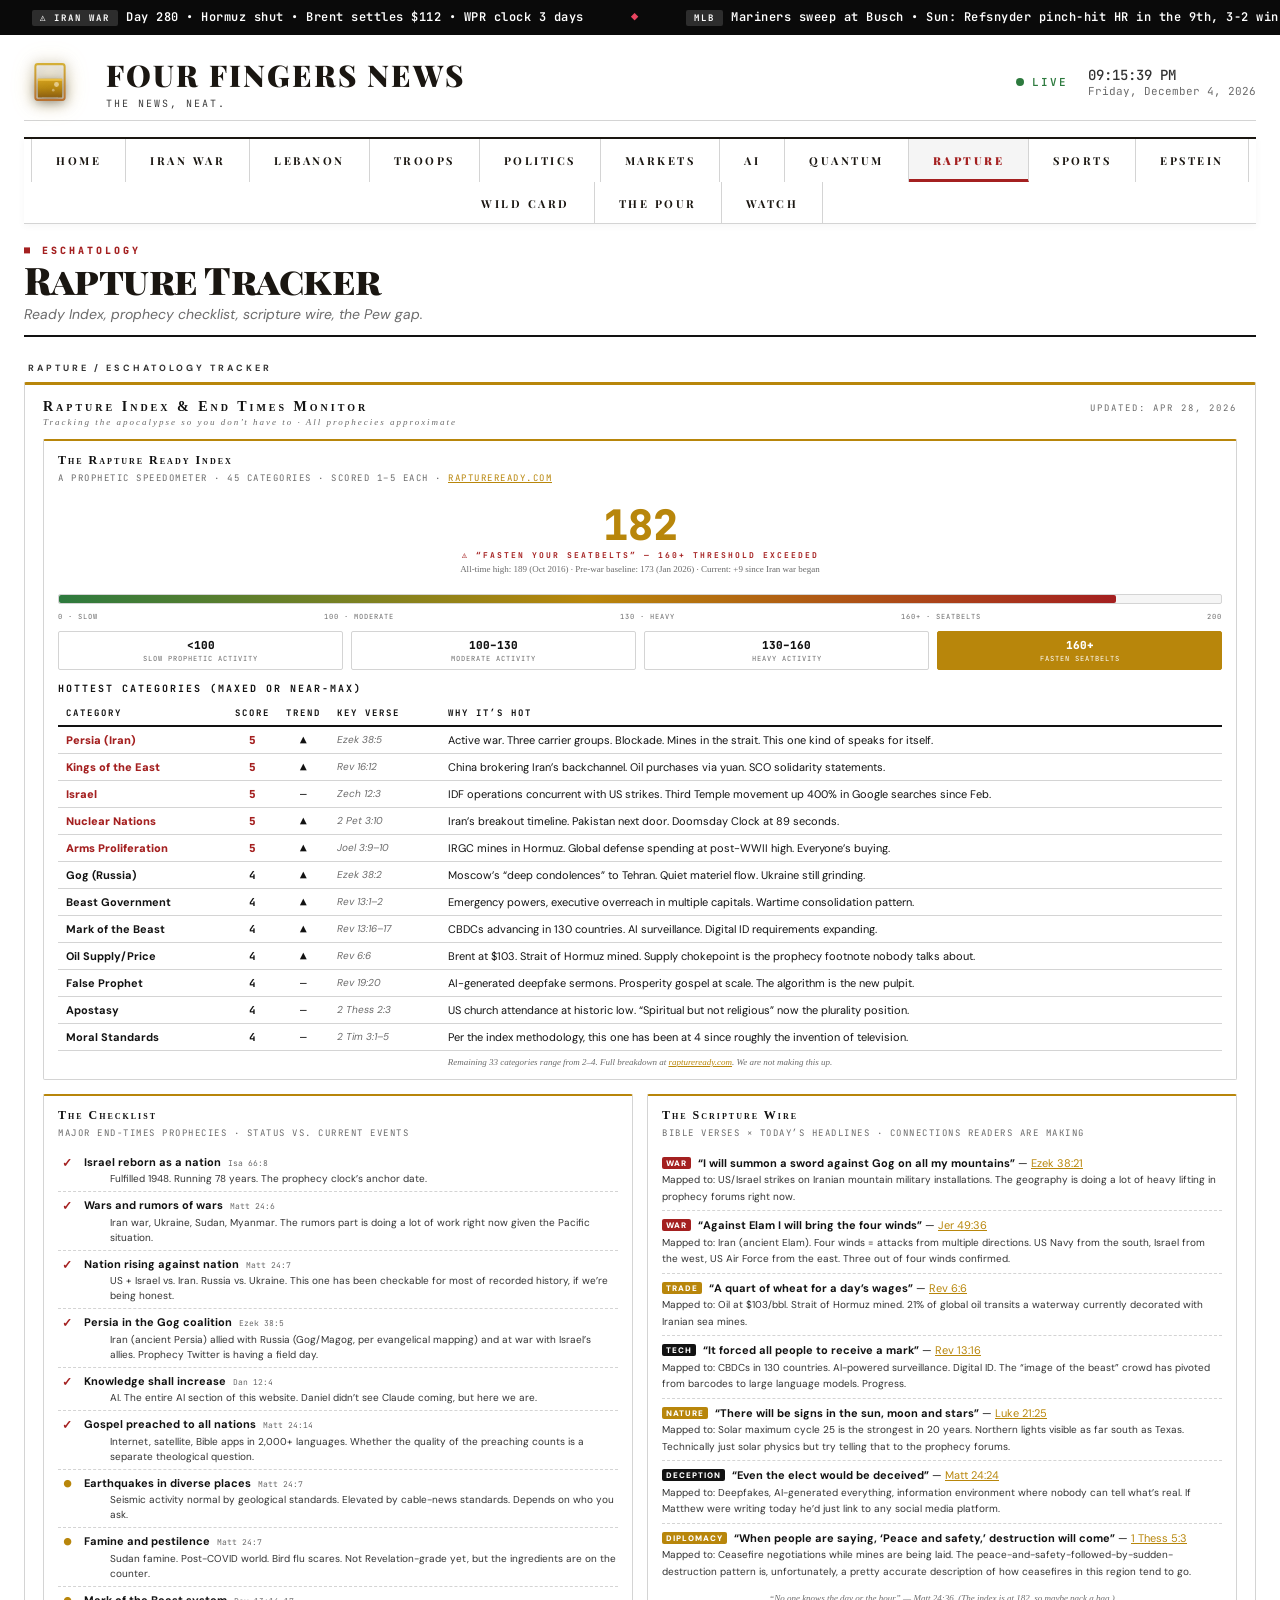
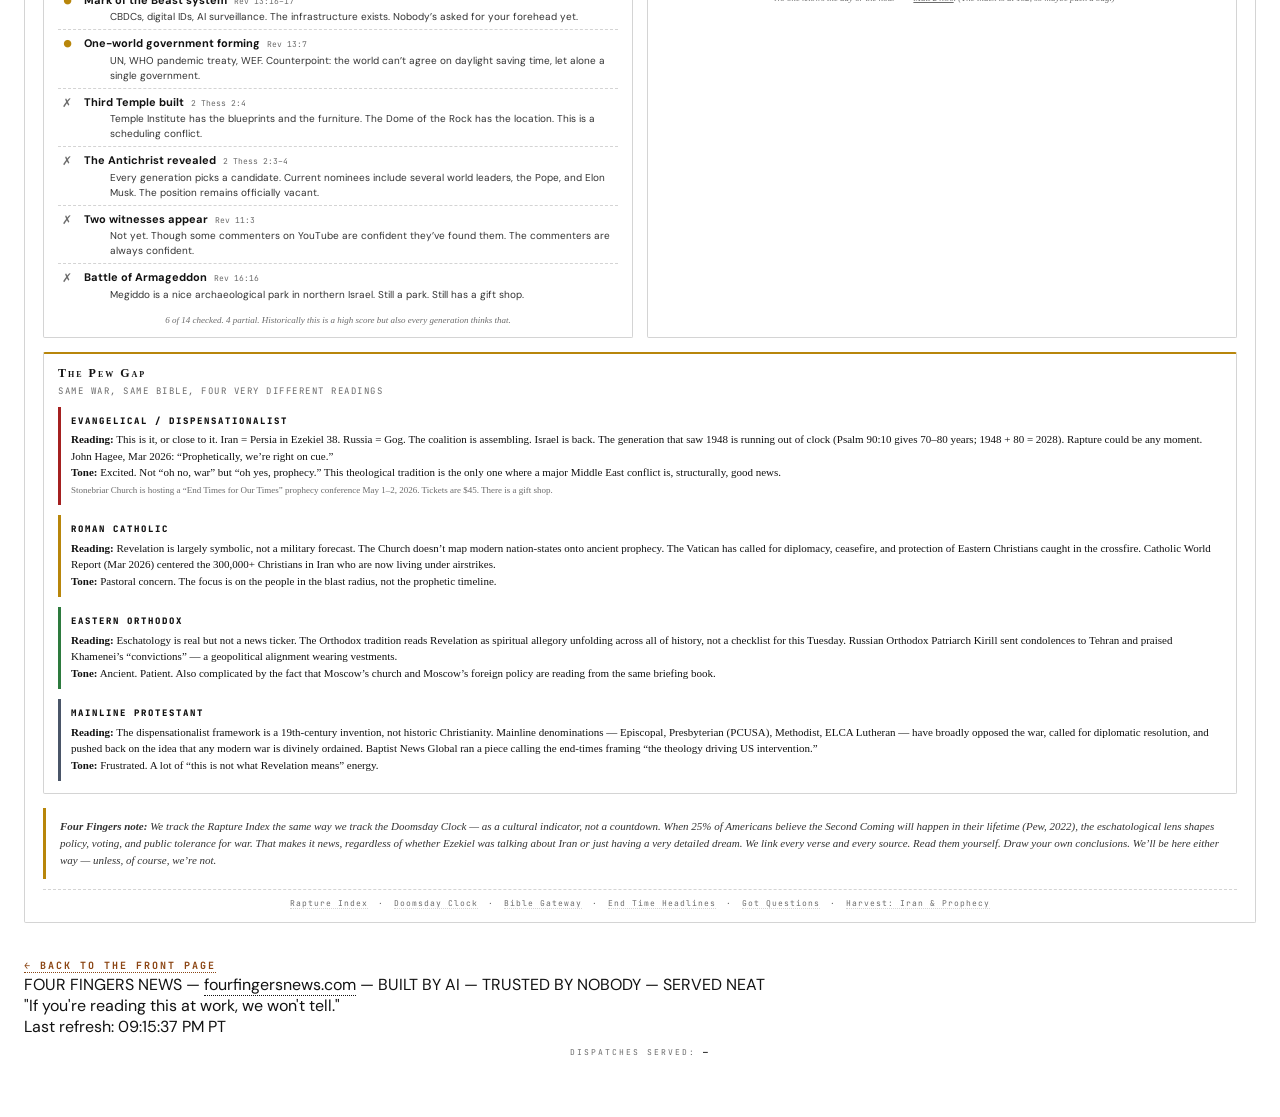
<file: rapture.html>
<!DOCTYPE html>
<html lang="en">
<head>
<meta charset="UTF-8">
<meta name="viewport" content="width=device-width, initial-scale=1.0">
<meta http-equiv="Cache-Control" content="no-cache, no-store, must-revalidate"><meta http-equiv="Pragma" content="no-cache"><meta http-equiv="Expires" content="0">
<title>Rapture &middot; Eschatology Tracker &mdash; Four Fingers News</title>
<meta name="description" content="Rapture readiness tracker: ready index, prophecy checklist, scripture wire, and denominational takes.">
<meta name="theme-color" content="#0f1419">
<link rel="canonical" href="https://fourfingersnews.com/">
<meta property="og:type" content="website">
<meta property="og:site_name" content="Four Fingers News">
<meta property="og:title" content="Rapture &middot; Eschatology Tracker &mdash; Four Fingers News">
<meta property="og:description" content="Rapture readiness tracker: ready index, prophecy checklist, scripture wire, and denominational takes.">
<meta property="og:url" content="https://fourfingersnews.com/">
<meta name="twitter:card" content="summary_large_image">
<meta name="twitter:title" content="Rapture &middot; Eschatology Tracker &mdash; Four Fingers News">
<meta name="twitter:description" content="Rapture readiness tracker: ready index, prophecy checklist, scripture wire, and denominational takes.">
<link rel="icon" href="data:image/svg+xml,%3Csvg xmlns='http://www.w3.org/2000/svg' viewBox='0 0 64 64'%3E%3Crect x='14' y='10' width='36' height='44' rx='3' ry='3' fill='none' stroke='%23d4af37' stroke-width='3'/%3E%3Crect x='17' y='28' width='30' height='23' fill='%23b8860b' opacity='0.95'/%3E%3Crect x='17' y='28' width='30' height='3' fill='%23d4a017' opacity='0.9'/%3E%3Ccircle cx='40' cy='34' r='3' fill='%23fff8e7' opacity='0.55'/%3E%3C/svg%3E">
<link rel="stylesheet" href="assets/style.css?v=1777391998">
</head>
<body class="light-mode">

<div class="chyron" id="chyronBar">
  <div class="chyron-track" id="chyronTrack">
    <span class="chyron-item"><span class="chyron-label">&#9888;&#65039; IRAN WAR</span>Day <span class="iran-day-count">60</span> &bull; Hormuz shut &bull; Brent settles $112 &bull; WPR clock 3 days</span>
    <span class="chyron-sep">&#9670;</span>
    <span class="chyron-item"><span class="chyron-label">MLB</span><span class="chyronMLB">Mariners sweep at Busch &bull; Sun: Refsnyder pinch-hit HR in the 9th, 3-2 win &bull; First road sweep of the year after the 1-8 start &bull; Bats: 19 hits Sat, the season high</span></span>
    <span class="chyron-sep">&#9670;</span>
    <span class="chyron-item"><span class="chyronKraken"><span class="chyron-label">KRAKEN</span>Season over &bull; 34-34-11 (79 pts) &bull; 3rd straight playoff miss &bull; Ron Francis out as hockey ops prez &bull; GM search underway &bull; Stanley Cup Playoffs Round 1 in progress &mdash; Kraken watching from the couch again</span></span>
    <span class="chyron-sep">&#9670;</span>
    <span class="chyron-item"><span class="chyron-label">&#9971; PGA</span>Rory&rsquo;s back-to-back Masters in the books &bull; PGA Tour heads to RBC Heritage (Hilton Head) this week &bull; Scheffler defending &bull; Rory rumored for early-season LIV exhibition &mdash; PGA Tour silent</span>
    <span class="chyron-sep">&#9670;</span>
    <span class="chyron-item"><span class="chyron-label">NFL</span>Draft Rd 1&ndash;3 done &bull; Seahawks: RB Jadarian Price (Notre Dame) #32 &middot; S Bud Clark (TCU) #64 &middot; CB Julian Neal (Arkansas) #99 &mdash; back-half-of-the-secondary class, Clark a 15-INT ball-hawk &bull; Raiders QB Mendoza #1 overall &bull; Rams QB Ty Simpson #13 &bull; 9 OL in Rd 1 ties the record &bull; 4 Ohio St in the top 11 &bull; Rd 4&ndash;7 wrapped Sat</span>
    <span class="chyron-sep">&#9670;</span>
    <span class="chyron-item"><span class="chyron-label">&#128176; POLYMARKET</span>$200M+ traded on Iran war markets &bull; 50+ accounts under insider probe &bull; Congress demanding investigation &bull; Bets placed hours before ceasefire &bull; DOJ Thu charges Army SF MSgt Van Dyke (Fayetteville) &mdash; allegedly $400K on Maduro-raid contracts using classified info; 3 CEA counts + wire fraud + unlawful monetary transaction</span>
    <span class="chyron-sep">&#9670;</span>
    <span class="chyron-item"><span class="chyron-label">&#128308; HORMUZ</span>Seizure register: US Sun Apr 19 (Touska, Gulf of Oman) &bull; US Tue (Tifani, INDOPACOM) &bull; US Thu (Majestic X, Indian Ocean) &bull; US Sat Apr 25 (Sevan, Arabian Sea, off USS Pinckney) &bull; Iran Wed (Francesca + Epaminondas in the strait) &bull; Mon tracker: 16 vessels through vs ~60/day pre-war &bull; Sat tracker (MarineTraffic): just 1 transit in 12 hrs (Greek bulk carrier LB Energy) &bull; CENTCOM: 38 redirected since Apr 13 &bull; UN IMO flags ~20,000 seafarers stranded &bull; UKMTO threat level: critical &bull; Pentagon briefs Congress on six-month mine-clearance scenario</span>
    <span class="chyron-sep">&#9670;</span>
    <span class="chyron-item"><span class="chyron-label">&#128483; EPSTEIN</span>ACTING AG BLANCHE: DOJ &ldquo;has released everything the law requires&rdquo; &mdash; file drop is &ldquo;finished&rdquo; &bull; Congress disagrees; Epstein Files Transparency Act (HR-4405) still live in House &bull; Fed judge TOSSED Trump&rsquo;s WSJ defamation suit over 50th-birthday letter Mon (Trump &ldquo;nowhere close&rdquo; to &ldquo;actual malice&rdquo;) &bull; Bondi blew off her Mon deposition &mdash; Dem Rep. Garcia moving to contempt &bull; Melania rare address denying ties &bull; ZERO new US arrests despite 3.5M+ pages &bull; 43 victim names EXPOSED in DOJ redaction fail &bull; Gates June testimony still on calendar</span>
    <span class="chyron-sep">&#9670;</span>
    <span class="chyron-item"><span class="chyron-label">&#127936; NBA</span>PLAYOFFS R1 &bull; Sun: BOS 128-96 over PHI (BOS leads 3-1, Pritchard 32) &bull; TOR 93-89 over CLE (series 2-2, Barnes 23/9/6) &bull; SAS 114-93 over POR (SAS leads 3-1, Wemby 27/12) &bull; HOU 115-96 over LAL (forces G5 in LA) &bull; Sat: ATL-NYK and MIN-DEN G3 &bull; DET-ORL 1-1 &bull; OKC lead PHX 1-0</span>
    <span class="chyron-sep">&#9670;</span>
    <span class="chyron-item"><span class="chyron-label">&#128483; TRUMP</span>Mon: Cole Tomas Allen arraignment in DC fed court on firearm + assault-on-a-federal-officer counts; more charges expected &bull; Sun PM: WaPo/CNN report a note Allen sent family ~10 min before the WHCD attack &mdash; signed &ldquo;friendly federal assassin,&rdquo; ranks admin officials as targets &ldquo;from highest-ranking to lowest&rdquo; with an explicit exception for FBI Dir. Patel; investigators describe anti-Trump and anti-Christian rhetoric and grievances over detention-camp conditions; Allen wrote he does &ldquo;not expect forgiveness&rdquo; &bull; Sat 8:36 PM ET: armed man charges Secret Service line in WH Hilton lobby at the WHCD &mdash; Trump rushed off the dais; Vance, Hegseth, Rubio in the ballroom and moved out; one Secret Service agent shot at close range, vest stopped the round, suspect tackled. US Atty Pirro: 2 firearm counts + assault on a federal officer; arraignment Mon &bull; Sat AM to Fox&rsquo;s Aishah Hasnie: Witkoff &amp; Kushner NOT flying to Pakistan &mdash; &ldquo;we have all the cards&hellip; you&rsquo;re not going to be making any more 18-hour flights to sit around talking about nothing&rdquo;; Iran &ldquo;can call us anytime&rdquo; &bull; Sat Truth Social: &ldquo;tremendous infighting and confusion within their &lsquo;leadership.&rsquo; Nobody knows who is in charge, including them &hellip; we have all the cards, they have none! If they want to talk, all they have to do is call!!&rdquo; &bull; Sat reporters after the cancel: Iran &ldquo;within 10 minutes&hellip; gave us a new paper that was much better &hellip; a lot but not enough&rdquo;</span>
    <span class="chyron-sep">&#9670;</span>
    <span class="chyron-item"><span class="chyron-label">&#127777; CLIMATE</span>March 2026 hottest on record for Lower 48 &bull; Emperor penguins declared ENDANGERED &bull; Antarctic ice at record low &bull; Colorado St forecasts 13 named storms, 6 hurricanes for 2026 &bull; This is fine</span>
    <span class="chyron-sep">&#9670;</span>
    <span class="chyron-item"><span class="chyron-label">&#9962; POPE LEO XIV</span>In Equatorial Guinea &mdash; final leg of 11-day Africa tour &bull; Visited prison in Bata, told inmates &ldquo;you are not alone&rdquo; &bull; Open-air Mass in Malabo Thu, then home to Rome &bull; Tour hit Algeria &rarr; Cameroon &rarr; Angola &rarr; EQ &bull; Called out neocolonialism, corruption, extractivism across the continent &bull; 18,000 km covered</span>
    <span class="chyron-sep">&#9670;</span>
    <span class="chyron-item"><span class="chyron-label">&#127470;&#127481; ITALY</span>Meloni SUSPENDS auto-renewal of 2003 defense cooperation pact with Israel &mdash; announced Tue at Verona event &bull; Trigger: IDF fired warning shots at Italian UN peacekeeping convoy in Lebanon, damaged a vehicle &bull; Italy summoned Israel&rsquo;s ambassador &bull; Same day Trump trashed her in Corriere della Sera: &ldquo;I thought she had courage&rdquo; &bull; Israeli MFA pushes back: &ldquo;no security agreement with Italy&rdquo; &mdash; calls 2003 MoU empty &bull; Meloni also called Trump&rsquo;s attacks on Pope &ldquo;unacceptable&rdquo;</span>
    <span class="chyron-sep">&#9670;</span>
    <span class="chyron-item"><span class="chyron-label">&#127988;&#65039; CONGRESS</span>Reps. Tony Gonzales (R-TX) &amp; Eric Swalwell (D-CA) resigned &bull; Sudan enters YEAR 4 of war &mdash; UN humanitarian chief Fletcher: &ldquo;another year the world has failed the test of Sudan&rdquo; &bull; Maine lawmakers approve bill freezing new data centers until Nov 2027</span>
    <span class="chyron-sep">&#9670;</span>
    <span class="chyron-item"><span class="chyron-label">&#127473;&#127463; LEBANON</span>Three-week extension eight days old &bull; MON AM: IDF strikes Hezbollah sites in the Beqaa Valley &mdash; first Beqaa hit in ~3 weeks (Times of Israel) &bull; MON: Pres. Aoun to a southern delegation &mdash; negotiating with Israel &ldquo;is not betrayal&rdquo;; betrayal is &ldquo;those who take their country to war to serve foreign interests&rdquo; &bull; MON: HZ Sec-Gen Qassem rejects reported Beirut&ndash;Tel Aviv direct-talks plan as &ldquo;a grave sin&rdquo; &bull; MON AM: IDF kills Hussein Makled, head of Hezbollah intelligence HQ, in overnight Beirut precise strike &mdash; first Beirut hit since the Apr 19 extension began; HZ frames retaliation as &ldquo;legitimate response&rdquo; &bull; Western Galilee sirens Mon AM on suspected HZ drone &bull; Northern Israeli border-town mayors Sun PM: schools close from Tue, citing rocket and drone fire the ceasefire has not stopped &bull; FIRST IDF KIA INSIDE THE EXTENSION: Sgt. Idan Fooks, 19, killed Sun AM by Hezbollah explosive drone in Taybeh during tank repair &mdash; 6 wounded (4 serious incl. an officer, 1 moderate, 1 light); 2 follow-on drones at medevac, 1 intercepted, 1 detonated near responders; HZ takes credit, calls it response to truce violations &bull; Sun AM: IDF spox Adraee orders 7 villages N of the Litani to evacuate &mdash; will &ldquo;act forcefully&rdquo; vs HZ targets; strikes commence post-order, Kfar Tibnit hit with casualties (Lebanese state media) &bull; Netanyahu: HZ violations &ldquo;in practice, dismantling the ceasefire&rdquo; &bull; Sat: 2 Hezbollah projectiles at north (1 intercepted, 1 in open ground), sirens in Manara/Margaliot/Misgav Am &bull; IDF says six gunmen killed in Bint Jbeil exchange &bull; Netanyahu orders strikes &ldquo;with force&rdquo; &mdash; IDF hits Hezbollah-linked buildings in Haddatha, Zibqine, al-Sultaniyeh and Kherbet Selm, claims &ldquo;more than 15 eliminated&rdquo; (incl. three in a vehicle &ldquo;loaded with weapons&rdquo;) &bull; IAF intercepts &ldquo;suspicious aerial target&rdquo; over south Sat PM; Hezbollah downs IDF drone &bull; NNA: 4 killed on truck + motorcycle in Yohmor al-Shaqif (Nabatieh); 2 killed/17 wounded (women and children among the wounded) in Safad al-Battikh &bull; Lebanon Health Min: 6 killed across Sat strikes &bull; Sun PM: Pres. Aoun calls Litani-bridge strikes a &ldquo;dangerous escalation,&rdquo; an attempt &ldquo;to sever geographical connectivity&rdquo; between south Lebanon and the rest, obstructing humanitarian aid &bull; Sun PM: Hezbollah recasts the Taybeh hit as a roadside-bomb ambush on an 8-vehicle Israeli armored convoy moving Taybeh&rarr;Deir Seryan, claims 4 Merkavas destroyed/set ablaze; IDF count unchanged at 1 KIA + 6 wounded &bull; Scope on paper still: halt to strikes, IDF withdrawal, prisoner release, LAF deployment, reconstruction &bull; Hezbollah still rejects the track</span>
    <span class="chyron-sep">&#9670;</span>
    <span class="chyron-item"><span class="chyron-label">&#127916;&#65039; MEDIA</span>WBD shareholders Thu approve the $110B Paramount Skydance merger &mdash; $31/share values Warner Bros. Discovery at ~$77B &bull; Combines HBO Max, CNN, TBS, TNT, and the Warner Bros. film studio into the Paramount Skydance stack &bull; Regulatory review next in Washington (DOJ subpoenas sent late Mar on studio output, content rights, streaming, theaters) and London &bull; Both boards had endorsed unanimously</span>
    <span class="chyron-sep">&#9670;</span>
    <span class="chyron-item"><span class="chyron-label">&#128200; MARKETS</span>Mon midday: SPX &minus;0.2% / Dow &minus;0.4% (~&minus;193 pts) / NDX softer ahead of Mag-7 wk + Wed FOMC (priced 100% hold) &bull; Brent ~$108.11 (~+2.6%) past the Asia 3-wk high; WTI tops $96 (~+2%) &bull; Asia: Nikkei +1.4% record, Kospi +1.83% record, MSCI Asia-Pac +1.7%, MSCI EM record, TSMC +6% record &bull; Fri close: S&amp;P 7,165.08 (+0.8%) record, Nasdaq Comp 24,836.60 (+1.6%) record, Dow 49,230.71 (&minus;0.2%) &bull; Semis up 18 straight &mdash; INTC tops its 2000 peak on +20&ndash;25% Q1 move ($13.6B rev, data-center $5.1B vs $4.4B est); NVDA retakes $5T cap; TXN 25-yr high &bull; Magnificent Seven earnings load the wk, Fed decision Wed &bull; DOJ drops criminal probe of Fed Chair Powell &mdash; clears Tillis hold, opens runway for Warsh confirmation</span>
    <span class="chyron-sep">&#9670;</span>
    <span class="chyron-item"><span class="chyron-label">QUANTUM</span>Quantinuum hits 94 logical qubits from 98 physical &bull; Error correction at break-even &bull; Q-Day estimates lurch to ~2030 &bull; China&rsquo;s 3,700km quantum network live &bull; Google Willow 13,000x advantage &bull; $38B global spend</span>
    <span class="chyron-sep">&#9670;</span>
    <span class="chyron-item"><span class="chyron-label">&#9943;&#65039; TRUTH</span>Trump Thu AM: Navy &ldquo;to shoot and kill any boat&rdquo; laying mines in Hormuz, &ldquo;no hesitation&rdquo; &bull; Minesweepers &ldquo;tripled up&rdquo; &bull; Frame: &ldquo;total control,&rdquo; strait &ldquo;Sealed up Tight&rdquo; &bull; &ldquo;No ship can enter or leave without the approval of the United States Navy... until such time as Iran is able to make a DEAL&rdquo;</span>
    <span class="chyron-sep">&#9670;</span>
    <span class="chyron-item"><span class="chyron-label">&#128138; HEALTH</span>73% of Americans say insurer delays/denials are major problem &bull; Sheer Health launching to fight insurance battles &bull; AbbVie + Genentech joining White House discount drug site</span>
    <span class="chyron-sep">&#9670;</span>
    <span class="chyron-item"><span class="chyron-label">&#9878; ANTITRUST</span>Federal jury finds Live Nation ILLEGALLY MONOPOLIZED US concert ticketing &bull; 30+ states brought case without DOJ support &bull; Consumer refunds possible &bull; Ticketmaster dominance confirmed in court</span>
    <span class="chyron-sep">&#9670;</span>
    <span class="chyron-item"><span class="chyron-label">GAS</span><span id="chyronGas1">Seattle avg: loading...</span></span>
    <span class="chyron-sep">&#9670;</span>
    <span class="chyron-item"><span class="chyron-label">&#9981; GAS</span><span id="chyronGasNatl">Nat'l avg: loading...</span></span>
    <span class="chyron-sep">&#9670;</span>
    <span class="chyron-item"><span class="chyron-label">&#9888;&#65039; IRAN WAR</span>Day <span class="iran-day-count">60</span> &bull; Hormuz shut &bull; Brent settles $112 &bull; WPR clock 3 days</span>
    <span class="chyron-sep">&#9670;</span>
    <span class="chyron-item"><span class="chyron-label">MLB</span><span class="chyronMLB">Mariners sweep at Busch &bull; Sun: Refsnyder pinch-hit HR in the 9th, 3-2 win &bull; First road sweep of the year after the 1-8 start &bull; Bats: 19 hits Sat, the season high</span></span>
    <span class="chyron-sep">&#9670;</span>
    <span class="chyron-item"><span class="chyronKraken"><span class="chyron-label">KRAKEN</span>Season over &bull; 34-34-11 (79 pts) &bull; 3rd straight playoff miss &bull; Ron Francis out as hockey ops prez &bull; GM search underway &bull; Stanley Cup Playoffs Round 1 in progress &mdash; Kraken watching from the couch again</span></span>
    <span class="chyron-sep">&#9670;</span>
    <span class="chyron-item"><span class="chyron-label">&#9971; PGA</span>Rory&rsquo;s back-to-back Masters in the books &bull; PGA Tour heads to RBC Heritage (Hilton Head) this week &bull; Scheffler defending &bull; Rory rumored for early-season LIV exhibition &mdash; PGA Tour silent</span>
    <span class="chyron-sep">&#9670;</span>
    <span class="chyron-item"><span class="chyron-label">NFL</span>Draft Rd 1&ndash;3 done &bull; Seahawks: RB Jadarian Price (Notre Dame) #32 &middot; S Bud Clark (TCU) #64 &middot; CB Julian Neal (Arkansas) #99 &mdash; back-half-of-the-secondary class, Clark a 15-INT ball-hawk &bull; Raiders QB Mendoza #1 overall &bull; Rams QB Ty Simpson #13 &bull; 9 OL in Rd 1 ties the record &bull; 4 Ohio St in the top 11 &bull; Rd 4&ndash;7 wrapped Sat</span>
    <span class="chyron-sep">&#9670;</span>
    <span class="chyron-item"><span class="chyron-label">&#128176; POLYMARKET</span>$200M+ traded on Iran war markets &bull; 50+ accounts under insider probe &bull; Congress demanding investigation &bull; Bets placed hours before ceasefire &bull; DOJ Thu charges Army SF MSgt Van Dyke (Fayetteville) &mdash; allegedly $400K on Maduro-raid contracts using classified info; 3 CEA counts + wire fraud + unlawful monetary transaction</span>
    <span class="chyron-sep">&#9670;</span>
    <span class="chyron-item"><span class="chyron-label">&#128308; HORMUZ</span>Seizure register: US Sun Apr 19 (Touska, Gulf of Oman) &bull; US Tue (Tifani, INDOPACOM) &bull; US Thu (Majestic X, Indian Ocean) &bull; US Sat Apr 25 (Sevan, Arabian Sea, off USS Pinckney) &bull; Iran Wed (Francesca + Epaminondas in the strait) &bull; Mon tracker: 16 vessels through vs ~60/day pre-war &bull; Sat tracker (MarineTraffic): just 1 transit in 12 hrs (Greek bulk carrier LB Energy) &bull; CENTCOM: 38 redirected since Apr 13 &bull; UN IMO flags ~20,000 seafarers stranded &bull; UKMTO threat level: critical &bull; Pentagon briefs Congress on six-month mine-clearance scenario</span>
    <span class="chyron-sep">&#9670;</span>
    <span class="chyron-item"><span class="chyron-label">&#128483; EPSTEIN</span>ACTING AG BLANCHE: DOJ &ldquo;has released everything the law requires&rdquo; &mdash; file drop is &ldquo;finished&rdquo; &bull; Congress disagrees; Epstein Files Transparency Act (HR-4405) still live in House &bull; Fed judge TOSSED Trump&rsquo;s WSJ defamation suit over 50th-birthday letter Mon (Trump &ldquo;nowhere close&rdquo; to &ldquo;actual malice&rdquo;) &bull; Bondi blew off her Mon deposition &mdash; Dem Rep. Garcia moving to contempt &bull; Melania rare address denying ties &bull; ZERO new US arrests despite 3.5M+ pages &bull; 43 victim names EXPOSED in DOJ redaction fail &bull; Gates June testimony still on calendar</span>
    <span class="chyron-sep">&#9670;</span>
    <span class="chyron-item"><span class="chyron-label">&#127936; NBA</span>PLAYOFFS R1 &bull; Sun: BOS 128-96 over PHI (BOS leads 3-1, Pritchard 32) &bull; TOR 93-89 over CLE (series 2-2, Barnes 23/9/6) &bull; SAS 114-93 over POR (SAS leads 3-1, Wemby 27/12) &bull; HOU 115-96 over LAL (forces G5 in LA) &bull; Sat: ATL-NYK and MIN-DEN G3 &bull; DET-ORL 1-1 &bull; OKC lead PHX 1-0</span>
    <span class="chyron-sep">&#9670;</span>
    <span class="chyron-item"><span class="chyron-label">&#128483; TRUMP</span>Mon: Cole Tomas Allen arraignment in DC fed court on firearm + assault-on-a-federal-officer counts; more charges expected &bull; Sun PM: WaPo/CNN report a note Allen sent family ~10 min before the WHCD attack &mdash; signed &ldquo;friendly federal assassin,&rdquo; ranks admin officials as targets &ldquo;from highest-ranking to lowest&rdquo; with an explicit exception for FBI Dir. Patel; investigators describe anti-Trump and anti-Christian rhetoric and grievances over detention-camp conditions; Allen wrote he does &ldquo;not expect forgiveness&rdquo; &bull; Sat 8:36 PM ET: armed man charges Secret Service line in WH Hilton lobby at the WHCD &mdash; Trump rushed off the dais; Vance, Hegseth, Rubio in the ballroom and moved out; one Secret Service agent shot at close range, vest stopped the round, suspect tackled. US Atty Pirro: 2 firearm counts + assault on a federal officer; arraignment Mon &bull; Sat AM to Fox&rsquo;s Aishah Hasnie: Witkoff &amp; Kushner NOT flying to Pakistan &mdash; &ldquo;we have all the cards&hellip; you&rsquo;re not going to be making any more 18-hour flights to sit around talking about nothing&rdquo;; Iran &ldquo;can call us anytime&rdquo; &bull; Sat Truth Social: &ldquo;tremendous infighting and confusion within their &lsquo;leadership.&rsquo; Nobody knows who is in charge, including them &hellip; we have all the cards, they have none! If they want to talk, all they have to do is call!!&rdquo; &bull; Sat reporters after the cancel: Iran &ldquo;within 10 minutes&hellip; gave us a new paper that was much better &hellip; a lot but not enough&rdquo;</span>
    <span class="chyron-sep">&#9670;</span>
    <span class="chyron-item"><span class="chyron-label">&#127777; CLIMATE</span>March 2026 hottest on record for Lower 48 &bull; Emperor penguins declared ENDANGERED &bull; Antarctic ice at record low &bull; Colorado St forecasts 13 named storms, 6 hurricanes for 2026 &bull; This is fine</span>
    <span class="chyron-sep">&#9670;</span>
    <span class="chyron-item"><span class="chyron-label">&#9962; POPE LEO XIV</span>In Equatorial Guinea &mdash; final leg of 11-day Africa tour &bull; Visited prison in Bata, told inmates &ldquo;you are not alone&rdquo; &bull; Open-air Mass in Malabo Thu, then home to Rome &bull; Tour hit Algeria &rarr; Cameroon &rarr; Angola &rarr; EQ &bull; Called out neocolonialism, corruption, extractivism across the continent &bull; 18,000 km covered</span>
    <span class="chyron-sep">&#9670;</span>
    <span class="chyron-item"><span class="chyron-label">&#127470;&#127481; ITALY</span>Meloni SUSPENDS auto-renewal of 2003 defense cooperation pact with Israel &mdash; announced Tue at Verona event &bull; Trigger: IDF fired warning shots at Italian UN peacekeeping convoy in Lebanon, damaged a vehicle &bull; Italy summoned Israel&rsquo;s ambassador &bull; Same day Trump trashed her in Corriere della Sera: &ldquo;I thought she had courage&rdquo; &bull; Israeli MFA pushes back: &ldquo;no security agreement with Italy&rdquo; &mdash; calls 2003 MoU empty &bull; Meloni also called Trump&rsquo;s attacks on Pope &ldquo;unacceptable&rdquo;</span>
    <span class="chyron-sep">&#9670;</span>
    <span class="chyron-item"><span class="chyron-label">&#127988;&#65039; CONGRESS</span>Reps. Tony Gonzales (R-TX) &amp; Eric Swalwell (D-CA) resigned &bull; Sudan enters YEAR 4 of war &mdash; UN humanitarian chief Fletcher: &ldquo;another year the world has failed the test of Sudan&rdquo; &bull; Maine lawmakers approve bill freezing new data centers until Nov 2027</span>
    <span class="chyron-sep">&#9670;</span>
    <span class="chyron-item"><span class="chyron-label">&#127473;&#127463; LEBANON</span>Three-week extension eight days old &bull; MON AM: IDF strikes Hezbollah sites in the Beqaa Valley &mdash; first Beqaa hit in ~3 weeks (Times of Israel) &bull; MON: Pres. Aoun to a southern delegation &mdash; negotiating with Israel &ldquo;is not betrayal&rdquo;; betrayal is &ldquo;those who take their country to war to serve foreign interests&rdquo; &bull; MON: HZ Sec-Gen Qassem rejects reported Beirut&ndash;Tel Aviv direct-talks plan as &ldquo;a grave sin&rdquo; &bull; MON AM: IDF kills Hussein Makled, head of Hezbollah intelligence HQ, in overnight Beirut precise strike &mdash; first Beirut hit since the Apr 19 extension began; HZ frames retaliation as &ldquo;legitimate response&rdquo; &bull; Western Galilee sirens Mon AM on suspected HZ drone &bull; Northern Israeli border-town mayors Sun PM: schools close from Tue, citing rocket and drone fire the ceasefire has not stopped &bull; FIRST IDF KIA INSIDE THE EXTENSION: Sgt. Idan Fooks, 19, killed Sun AM by Hezbollah explosive drone in Taybeh during tank repair &mdash; 6 wounded (4 serious incl. an officer, 1 moderate, 1 light); 2 follow-on drones at medevac, 1 intercepted, 1 detonated near responders; HZ takes credit, calls it response to truce violations &bull; Sun AM: IDF spox Adraee orders 7 villages N of the Litani to evacuate &mdash; will &ldquo;act forcefully&rdquo; vs HZ targets; strikes commence post-order, Kfar Tibnit hit with casualties (Lebanese state media) &bull; Netanyahu: HZ violations &ldquo;in practice, dismantling the ceasefire&rdquo; &bull; Sat: 2 Hezbollah projectiles at north (1 intercepted, 1 in open ground), sirens in Manara/Margaliot/Misgav Am &bull; IDF says six gunmen killed in Bint Jbeil exchange &bull; Netanyahu orders strikes &ldquo;with force&rdquo; &mdash; IDF hits Hezbollah-linked buildings in Haddatha, Zibqine, al-Sultaniyeh and Kherbet Selm, claims &ldquo;more than 15 eliminated&rdquo; (incl. three in a vehicle &ldquo;loaded with weapons&rdquo;) &bull; IAF intercepts &ldquo;suspicious aerial target&rdquo; over south Sat PM; Hezbollah downs IDF drone &bull; NNA: 4 killed on truck + motorcycle in Yohmor al-Shaqif (Nabatieh); 2 killed/17 wounded (women and children among the wounded) in Safad al-Battikh &bull; Lebanon Health Min: 6 killed across Sat strikes &bull; Sun PM: Pres. Aoun calls Litani-bridge strikes a &ldquo;dangerous escalation,&rdquo; an attempt &ldquo;to sever geographical connectivity&rdquo; between south Lebanon and the rest, obstructing humanitarian aid &bull; Sun PM: Hezbollah recasts the Taybeh hit as a roadside-bomb ambush on an 8-vehicle Israeli armored convoy moving Taybeh&rarr;Deir Seryan, claims 4 Merkavas destroyed/set ablaze; IDF count unchanged at 1 KIA + 6 wounded &bull; Scope on paper still: halt to strikes, IDF withdrawal, prisoner release, LAF deployment, reconstruction &bull; Hezbollah still rejects the track</span>
    <span class="chyron-sep">&#9670;</span>
    <span class="chyron-item"><span class="chyron-label">&#127916;&#65039; MEDIA</span>WBD shareholders Thu approve the $110B Paramount Skydance merger &mdash; $31/share values Warner Bros. Discovery at ~$77B &bull; Combines HBO Max, CNN, TBS, TNT, and the Warner Bros. film studio into the Paramount Skydance stack &bull; Regulatory review next in Washington (DOJ subpoenas sent late Mar on studio output, content rights, streaming, theaters) and London &bull; Both boards had endorsed unanimously</span>
    <span class="chyron-sep">&#9670;</span>
    <span class="chyron-item"><span class="chyron-label">&#128200; MARKETS</span>Mon midday: SPX &minus;0.2% / Dow &minus;0.4% (~&minus;193 pts) / NDX softer ahead of Mag-7 wk + Wed FOMC (priced 100% hold) &bull; Brent ~$108.11 (~+2.6%) past the Asia 3-wk high; WTI tops $96 (~+2%) &bull; Asia: Nikkei +1.4% record, Kospi +1.83% record, MSCI Asia-Pac +1.7%, MSCI EM record, TSMC +6% record &bull; Fri close: S&amp;P 7,165.08 (+0.8%) record, Nasdaq Comp 24,836.60 (+1.6%) record, Dow 49,230.71 (&minus;0.2%) &bull; Semis up 18 straight &mdash; INTC tops its 2000 peak on +20&ndash;25% Q1 move ($13.6B rev, data-center $5.1B vs $4.4B est); NVDA retakes $5T cap; TXN 25-yr high &bull; Magnificent Seven earnings load the wk, Fed decision Wed &bull; DOJ drops criminal probe of Fed Chair Powell &mdash; clears Tillis hold, opens runway for Warsh confirmation</span>
    <span class="chyron-sep">&#9670;</span>
    <span class="chyron-item"><span class="chyron-label">QUANTUM</span>Quantinuum hits 94 logical qubits from 98 physical &bull; Error correction at break-even &bull; Q-Day estimates lurch to ~2030 &bull; China&rsquo;s 3,700km quantum network live &bull; Google Willow 13,000x advantage &bull; $38B global spend</span>
    <span class="chyron-sep">&#9670;</span>
    <span class="chyron-item"><span class="chyron-label">&#9943;&#65039; TRUTH</span>Trump Thu AM: Navy &ldquo;to shoot and kill any boat&rdquo; laying mines in Hormuz, &ldquo;no hesitation&rdquo; &bull; Minesweepers &ldquo;tripled up&rdquo; &bull; Frame: &ldquo;total control,&rdquo; strait &ldquo;Sealed up Tight&rdquo; &bull; &ldquo;No ship can enter or leave without the approval of the United States Navy... until such time as Iran is able to make a DEAL&rdquo;</span>
    <span class="chyron-sep">&#9670;</span>
    <span class="chyron-item"><span class="chyron-label">&#128138; HEALTH</span>73% of Americans say insurer delays/denials are major problem &bull; Sheer Health launching to fight insurance battles &bull; AbbVie + Genentech joining White House discount drug site</span>
    <span class="chyron-sep">&#9670;</span>
    <span class="chyron-item"><span class="chyron-label">&#9878; ANTITRUST</span>Federal jury finds Live Nation ILLEGALLY MONOPOLIZED US concert ticketing &bull; 30+ states brought case without DOJ support &bull; Consumer refunds possible &bull; Ticketmaster dominance confirmed in court</span>
    <span class="chyron-sep">&#9670;</span>
    <span class="chyron-item"><span class="chyron-label">GAS</span><span id="chyronGas2">Seattle avg: loading...</span></span>
    <span class="chyron-sep">&#9670;</span>
    <span class="chyron-item"><span class="chyron-label">&#9981; GAS</span><span id="chyronGasNatl2">Nat'l avg: loading...</span></span>
    <span class="chyron-sep">&#9670;</span>
  </div>
</div>

<div class="bg-grid"></div>

<div class="particles" id="particles"></div>

<div class="main">

  <!-- ═══ HEADER ═══ -->
    <!-- &#9552;&#9552;&#9552; HEADER &#9552;&#9552;&#9552; -->
  <header class="header">
    <div class="header-left">
      <!-- whiskey-glass mark Ã¢ÂÂ distillery palette -->
      <svg width="52" height="52" viewBox="0 0 64 64" style="flex-shrink:0;margin-right:14px;filter:drop-shadow(0 2px 6px rgba(0,0,0,0.5)) drop-shadow(0 0 10px rgba(212,160,23,0.35));" aria-hidden="true">
        <defs>
          <linearGradient id="whiskey" x1="0" y1="0" x2="0" y2="1">
            <stop offset="0%" stop-color="#d4a017"/>
            <stop offset="50%" stop-color="#b8860b"/>
            <stop offset="100%" stop-color="#8b5a0a"/>
          </linearGradient>
          <linearGradient id="glass" x1="0" y1="0" x2="0" y2="1">
            <stop offset="0%" stop-color="#d4af37"/>
            <stop offset="100%" stop-color="#b87333"/>
          </linearGradient>
        </defs>
        <rect x="14" y="10" width="36" height="44" rx="3" ry="3" fill="none" stroke="url(#glass)" stroke-width="2.5"/>
        <rect x="17" y="28" width="30" height="23" fill="url(#whiskey)" opacity="0.95"/>
        <rect x="17" y="28" width="30" height="2.5" fill="#f0c64a" opacity="0.85"/>
        <circle cx="40" cy="35" r="3" fill="#fff8e7" opacity="0.55"/>
        <circle cx="36" cy="42" r="1.6" fill="#fff8e7" opacity="0.4"/>
        <line x1="22" y1="51" x2="42" y2="51" stroke="#fff8e7" stroke-width="0.6" opacity="0.3"/>
      </svg>
      <div>
        <div class="header-title" style="font-family:Georgia,'Playfair Display',serif;letter-spacing:2px;">FOUR FINGERS NEWS</div>
        <div class="header-subtitle" id="ffnTagline">THE NEWS, NEAT.</div>
      </div>
    </div>
    <script>
      // Tagline rotator Ã¢ÂÂ keeps all the contenders in circulation
      (function(){
        var taglines = [
          'THE NEWS, NEAT.',
          'POUR FIRST. READ SECOND.',
          'TWO FINGERS FOR THE MARKETS, TWO FOR THE POLITICS.',
          'EVERYTHING THAT MATTERS. MOST OF IT DOESN&rsquo;T.',
          'HARD NEWS. SOFT IRONY. ROCKS OPTIONAL.',
          'SERVED NEAT. NEVER WATERED DOWN.',
          'NO ICE. NO CHASER. NO SPIN.'
        ];
        var i = 0;
        var el = document.getElementById('ffnTagline');
        if(!el) return;
        // pick a random starting tagline so it&rsquo;s different each pageload
        i = Math.floor(Math.random() * taglines.length);
        el.innerHTML = taglines[i];
        setInterval(function(){
          i = (i + 1) % taglines.length;
          el.style.opacity = '0';
          setTimeout(function(){
            el.innerHTML = taglines[i];
            el.style.opacity = '';
          }, 350);
        }, 9000);
      })();
    </script>
    <div class="header-right">
      <div class="live-indicator">
        <div class="live-dot"></div>
        LIVE
      </div>
      <div>
        <div class="clock" id="clock">--:--:-- --</div>
        <div class="clock-date" id="clockDate">---</div>
      </div>
    </div>
  </header>

  <!-- ═══ SECTION NAV ═══ -->
  <nav class="section-nav">
    <div class="section-nav-inner">
      <a href="index.html">Home</a>
      <a href="iran.html">Iran War</a>
      <a href="lebanon.html">Lebanon</a>
      <a href="troops.html">Troops</a>
      <a href="politics.html">Politics</a>
      <a href="markets.html">Markets</a>
      <a href="ai.html">AI</a>
      <a href="quantum.html">Quantum</a>
      <a href="rapture.html" class="active">Rapture</a>
      <a href="sports.html">Sports</a>
      <a href="epstein.html">Epstein</a>
      <a href="wildcard.html">Wild Card</a>
      <a href="pour.html">The Pour</a>
      <a href="watch.html">Watch</a>
    </div>
  </nav>

<div class="lan-page-masthead">
    <div class="lpm-tag">&#9632; ESCHATOLOGY</div>
    <div class="lpm-name">Rapture Tracker</div>
    <div class="lpm-kicker">Ready Index, prophecy checklist, scripture wire, the Pew gap.</div>
  </div>
  <!-- RAPTURE / ESCHATOLOGY TRACKER -->
  <!-- AUTO-UPDATED BY: daily-sitch-refresh (hourly) -->
  <!-- EDIT TARGETS: #raptureIndex, #raptureHotCats, #prophecyChecklist, #scriptureWire, #pewGap -->
  <div class="section-anchor" id="section-rapture"></div>
  
  <div style="margin-bottom:6px;padding:0 4px"><span style="font-size:9px;font-weight:700;letter-spacing:3px;color:var(--text-dim)">RAPTURE / ESCHATOLOGY TRACKER</span></div>
  <div id="raptureSection">
    <div class="rp-header">
      <div>
        <div class="rp-title">Rapture Index &amp; End Times Monitor</div>
        <div class="rp-subtitle">Tracking the apocalypse so you don&rsquo;t have to &middot; All prophecies approximate</div>
      </div>
      <div class="rp-dateline">UPDATED: <span id="raptureUpdated">Apr 28, 2026</span></div>
    </div>

    <!-- ═══ RAPTURE READY INDEX BREAKDOWN ═══ -->
    <div class="rp-panel" id="raptureIndex">
      <div class="rp-panel-title">The Rapture Ready Index</div>
      <div class="rp-panel-sub">A PROPHETIC SPEEDOMETER &middot; 45 CATEGORIES &middot; SCORED 1&ndash;5 EACH &middot; <a href="https://www.raptureready.com/rapture-ready-index/" target="_blank" style="color:#b8860b;text-decoration:underline;">RAPTUREREADY.COM</a></div>

      <div class="rp-index-display">
        <div class="rp-index-val">182</div>
        <div class="rp-index-label">&#9888; &ldquo;FASTEN YOUR SEATBELTS&rdquo; &mdash; 160+ THRESHOLD EXCEEDED</div>
        <div class="rp-index-sub">All-time high: 189 (Oct 2016) &middot; Pre-war baseline: 173 (Jan 2026) &middot; Current: +9 since Iran war began</div>
      </div>

      <div class="rp-meter">
        <div class="rp-meter-fill" style="width:91%;"></div>
      </div>
      <div class="rp-meter-labels">
        <span>0 &middot; SLOW</span><span>100 &middot; MODERATE</span><span>130 &middot; HEAVY</span><span>160+ &middot; SEATBELTS</span><span>200</span>
      </div>

      <div class="rp-thresholds">
        <div class="rp-thresh"><div class="rp-thresh-val">&lt;100</div><div class="rp-thresh-lbl">SLOW PROPHETIC ACTIVITY</div></div>
        <div class="rp-thresh"><div class="rp-thresh-val">100&ndash;130</div><div class="rp-thresh-lbl">MODERATE ACTIVITY</div></div>
        <div class="rp-thresh"><div class="rp-thresh-val">130&ndash;160</div><div class="rp-thresh-lbl">HEAVY ACTIVITY</div></div>
        <div class="rp-thresh active"><div class="rp-thresh-val">160+</div><div class="rp-thresh-lbl">FASTEN SEATBELTS</div></div>
      </div>

      <!-- Hot categories table -->
      <div style="font-size:10px;font-weight:700;letter-spacing:2px;color:#121212;margin:12px 0 6px 0;font-family:'JetBrains Mono',monospace;">HOTTEST CATEGORIES (MAXED OR NEAR-MAX)</div>
      <table id="raptureHotCats">
        <thead>
          <tr>
            <th>CATEGORY</th>
            <th style="text-align:center;">SCORE</th>
            <th style="text-align:center;">TREND</th>
            <th>KEY VERSE</th>
            <th>WHY IT&rsquo;S HOT</th>
          </tr>
        </thead>
        <tbody>
          <tr>
            <td class="rp-cat rp-hot">Persia (Iran)</td>
            <td class="rp-score max">5</td>
            <td class="rp-trend">&#9650;</td>
            <td class="rp-verse">Ezek 38:5</td>
            <td>Active war. Three carrier groups. Blockade. Mines in the strait. This one kind of speaks for itself.</td>
          </tr>
          <tr>
            <td class="rp-cat rp-hot">Kings of the East</td>
            <td class="rp-score max">5</td>
            <td class="rp-trend">&#9650;</td>
            <td class="rp-verse">Rev 16:12</td>
            <td>China brokering Iran&rsquo;s backchannel. Oil purchases via yuan. SCO solidarity statements.</td>
          </tr>
          <tr>
            <td class="rp-cat rp-hot">Israel</td>
            <td class="rp-score max">5</td>
            <td class="rp-trend">&mdash;</td>
            <td class="rp-verse">Zech 12:3</td>
            <td>IDF operations concurrent with US strikes. Third Temple movement up 400% in Google searches since Feb.</td>
          </tr>
          <tr>
            <td class="rp-cat rp-hot">Nuclear Nations</td>
            <td class="rp-score max">5</td>
            <td class="rp-trend">&#9650;</td>
            <td class="rp-verse">2 Pet 3:10</td>
            <td>Iran&rsquo;s breakout timeline. Pakistan next door. Doomsday Clock at 89 seconds.</td>
          </tr>
          <tr>
            <td class="rp-cat rp-hot">Arms Proliferation</td>
            <td class="rp-score max">5</td>
            <td class="rp-trend">&#9650;</td>
            <td class="rp-verse">Joel 3:9&ndash;10</td>
            <td>IRGC mines in Hormuz. Global defense spending at post-WWII high. Everyone&rsquo;s buying.</td>
          </tr>
          <tr>
            <td class="rp-cat">Gog (Russia)</td>
            <td class="rp-score">4</td>
            <td class="rp-trend">&#9650;</td>
            <td class="rp-verse">Ezek 38:2</td>
            <td>Moscow&rsquo;s &ldquo;deep condolences&rdquo; to Tehran. Quiet materiel flow. Ukraine still grinding.</td>
          </tr>
          <tr>
            <td class="rp-cat">Beast Government</td>
            <td class="rp-score">4</td>
            <td class="rp-trend">&#9650;</td>
            <td class="rp-verse">Rev 13:1&ndash;2</td>
            <td>Emergency powers, executive overreach in multiple capitals. Wartime consolidation pattern.</td>
          </tr>
          <tr>
            <td class="rp-cat">Mark of the Beast</td>
            <td class="rp-score">4</td>
            <td class="rp-trend">&#9650;</td>
            <td class="rp-verse">Rev 13:16&ndash;17</td>
            <td>CBDCs advancing in 130 countries. AI surveillance. Digital ID requirements expanding.</td>
          </tr>
          <tr>
            <td class="rp-cat">Oil Supply/Price</td>
            <td class="rp-score">4</td>
            <td class="rp-trend">&#9650;</td>
            <td class="rp-verse">Rev 6:6</td>
            <td>Brent at $103. Strait of Hormuz mined. Supply chokepoint is the prophecy footnote nobody talks about.</td>
          </tr>
          <tr>
            <td class="rp-cat">False Prophet</td>
            <td class="rp-score">4</td>
            <td class="rp-trend">&mdash;</td>
            <td class="rp-verse">Rev 19:20</td>
            <td>AI-generated deepfake sermons. Prosperity gospel at scale. The algorithm is the new pulpit.</td>
          </tr>
          <tr>
            <td class="rp-cat">Apostasy</td>
            <td class="rp-score">4</td>
            <td class="rp-trend">&mdash;</td>
            <td class="rp-verse">2 Thess 2:3</td>
            <td>US church attendance at historic low. &ldquo;Spiritual but not religious&rdquo; now the plurality position.</td>
          </tr>
          <tr>
            <td class="rp-cat">Moral Standards</td>
            <td class="rp-score">4</td>
            <td class="rp-trend">&mdash;</td>
            <td class="rp-verse">2 Tim 3:1&ndash;5</td>
            <td>Per the index methodology, this one has been at 4 since roughly the invention of television.</td>
          </tr>
        </tbody>
      </table>
      <div style="font-size:9px;color:var(--text-muted);margin-top:6px;font-style:italic;text-align:center;">Remaining 33 categories range from 2&ndash;4. Full breakdown at <a href="https://www.raptureready.com/rapture-ready-index/" target="_blank" style="color:#b8860b;">raptureready.com</a>. We are not making this up.</div>
    </div>

    <!-- ═══ PROPHECY CHECKLIST ═══ -->
    <div class="rp-dual">
      <div class="rp-panel" id="prophecyChecklist">
        <div class="rp-panel-title">The Checklist</div>
        <div class="rp-panel-sub">MAJOR END-TIMES PROPHECIES &middot; STATUS VS. CURRENT EVENTS</div>
        <ul class="rp-checklist">
          <li>
            <span class="rp-check yes">&#10003;</span>
            <div><b>Israel reborn as a nation</b> <span class="rp-prophecy-ref">Isa 66:8</span>
            <span class="rp-prophecy-map">Fulfilled 1948. Running 78 years. The prophecy clock&rsquo;s anchor date.</span></div>
          </li>
          <li>
            <span class="rp-check yes">&#10003;</span>
            <div><b>Wars and rumors of wars</b> <span class="rp-prophecy-ref">Matt 24:6</span>
            <span class="rp-prophecy-map">Iran war, Ukraine, Sudan, Myanmar. The rumors part is doing a lot of work right now given the Pacific situation.</span></div>
          </li>
          <li>
            <span class="rp-check yes">&#10003;</span>
            <div><b>Nation rising against nation</b> <span class="rp-prophecy-ref">Matt 24:7</span>
            <span class="rp-prophecy-map">US + Israel vs. Iran. Russia vs. Ukraine. This one has been checkable for most of recorded history, if we&rsquo;re being honest.</span></div>
          </li>
          <li>
            <span class="rp-check yes">&#10003;</span>
            <div><b>Persia in the Gog coalition</b> <span class="rp-prophecy-ref">Ezek 38:5</span>
            <span class="rp-prophecy-map">Iran (ancient Persia) allied with Russia (Gog/Magog, per evangelical mapping) and at war with Israel&rsquo;s allies. Prophecy Twitter is having a field day.</span></div>
          </li>
          <li>
            <span class="rp-check yes">&#10003;</span>
            <div><b>Knowledge shall increase</b> <span class="rp-prophecy-ref">Dan 12:4</span>
            <span class="rp-prophecy-map">AI. The entire AI section of this website. Daniel didn&rsquo;t see Claude coming, but here we are.</span></div>
          </li>
          <li>
            <span class="rp-check yes">&#10003;</span>
            <div><b>Gospel preached to all nations</b> <span class="rp-prophecy-ref">Matt 24:14</span>
            <span class="rp-prophecy-map">Internet, satellite, Bible apps in 2,000+ languages. Whether the quality of the preaching counts is a separate theological question.</span></div>
          </li>
          <li>
            <span class="rp-check partial">&#9679;</span>
            <div><b>Earthquakes in diverse places</b> <span class="rp-prophecy-ref">Matt 24:7</span>
            <span class="rp-prophecy-map">Seismic activity normal by geological standards. Elevated by cable-news standards. Depends on who you ask.</span></div>
          </li>
          <li>
            <span class="rp-check partial">&#9679;</span>
            <div><b>Famine and pestilence</b> <span class="rp-prophecy-ref">Matt 24:7</span>
            <span class="rp-prophecy-map">Sudan famine. Post-COVID world. Bird flu scares. Not Revelation-grade yet, but the ingredients are on the counter.</span></div>
          </li>
          <li>
            <span class="rp-check partial">&#9679;</span>
            <div><b>Mark of the Beast system</b> <span class="rp-prophecy-ref">Rev 13:16&ndash;17</span>
            <span class="rp-prophecy-map">CBDCs, digital IDs, AI surveillance. The infrastructure exists. Nobody&rsquo;s asked for your forehead yet.</span></div>
          </li>
          <li>
            <span class="rp-check partial">&#9679;</span>
            <div><b>One-world government forming</b> <span class="rp-prophecy-ref">Rev 13:7</span>
            <span class="rp-prophecy-map">UN, WHO pandemic treaty, WEF. Counterpoint: the world can&rsquo;t agree on daylight saving time, let alone a single government.</span></div>
          </li>
          <li>
            <span class="rp-check no">&#10007;</span>
            <div><b>Third Temple built</b> <span class="rp-prophecy-ref">2 Thess 2:4</span>
            <span class="rp-prophecy-map">Temple Institute has the blueprints and the furniture. The Dome of the Rock has the location. This is a scheduling conflict.</span></div>
          </li>
          <li>
            <span class="rp-check no">&#10007;</span>
            <div><b>The Antichrist revealed</b> <span class="rp-prophecy-ref">2 Thess 2:3&ndash;4</span>
            <span class="rp-prophecy-map">Every generation picks a candidate. Current nominees include several world leaders, the Pope, and Elon Musk. The position remains officially vacant.</span></div>
          </li>
          <li>
            <span class="rp-check no">&#10007;</span>
            <div><b>Two witnesses appear</b> <span class="rp-prophecy-ref">Rev 11:3</span>
            <span class="rp-prophecy-map">Not yet. Though some commenters on YouTube are confident they&rsquo;ve found them. The commenters are always confident.</span></div>
          </li>
          <li>
            <span class="rp-check no">&#10007;</span>
            <div><b>Battle of Armageddon</b> <span class="rp-prophecy-ref">Rev 16:16</span>
            <span class="rp-prophecy-map">Megiddo is a nice archaeological park in northern Israel. Still a park. Still has a gift shop.</span></div>
          </li>
        </ul>
        <div style="font-size:9px;color:var(--text-muted);margin-top:8px;font-style:italic;text-align:center;">6 of 14 checked. 4 partial. Historically this is a high score but also every generation thinks that.</div>
      </div>

      <!-- ═══ SCRIPTURE WIRE ═══ -->
      <div class="rp-panel" id="scriptureWire">
        <div class="rp-panel-title">The Scripture Wire</div>
        <div class="rp-panel-sub">BIBLE VERSES &times; TODAY&rsquo;S HEADLINES &middot; CONNECTIONS READERS ARE MAKING</div>
        <ul class="rp-wire">
          <li>
            <span class="rp-wire-tag red">WAR</span>
            <b>&ldquo;I will summon a sword against Gog on all my mountains&rdquo;</b> &mdash; <a href="https://www.biblegateway.com/passage/?search=Ezekiel+38%3A21&version=NIV" target="_blank" style="color:#b8860b;">Ezek 38:21</a>
            <br/><span style="font-size:10px;color:var(--text-dim);">Mapped to: US/Israel strikes on Iranian mountain military installations. The geography is doing a lot of heavy lifting in prophecy forums right now.</span>
          </li>
          <li>
            <span class="rp-wire-tag red">WAR</span>
            <b>&ldquo;Against Elam I will bring the four winds&rdquo;</b> &mdash; <a href="https://www.biblegateway.com/passage/?search=Jeremiah+49%3A36&version=NIV" target="_blank" style="color:#b8860b;">Jer 49:36</a>
            <br/><span style="font-size:10px;color:var(--text-dim);">Mapped to: Iran (ancient Elam). Four winds = attacks from multiple directions. US Navy from the south, Israel from the west, US Air Force from the east. Three out of four winds confirmed.</span>
          </li>
          <li>
            <span class="rp-wire-tag">TRADE</span>
            <b>&ldquo;A quart of wheat for a day&rsquo;s wages&rdquo;</b> &mdash; <a href="https://www.biblegateway.com/passage/?search=Revelation+6%3A6&version=NIV" target="_blank" style="color:#b8860b;">Rev 6:6</a>
            <br/><span style="font-size:10px;color:var(--text-dim);">Mapped to: Oil at $103/bbl. Strait of Hormuz mined. 21% of global oil transits a waterway currently decorated with Iranian sea mines.</span>
          </li>
          <li>
            <span class="rp-wire-tag dark">TECH</span>
            <b>&ldquo;It forced all people to receive a mark&rdquo;</b> &mdash; <a href="https://www.biblegateway.com/passage/?search=Revelation+13%3A16&version=NIV" target="_blank" style="color:#b8860b;">Rev 13:16</a>
            <br/><span style="font-size:10px;color:var(--text-dim);">Mapped to: CBDCs in 130 countries. AI-powered surveillance. Digital ID. The &ldquo;image of the beast&rdquo; crowd has pivoted from barcodes to large language models. Progress.</span>
          </li>
          <li>
            <span class="rp-wire-tag">NATURE</span>
            <b>&ldquo;There will be signs in the sun, moon and stars&rdquo;</b> &mdash; <a href="https://www.biblegateway.com/passage/?search=Luke+21%3A25&version=NIV" target="_blank" style="color:#b8860b;">Luke 21:25</a>
            <br/><span style="font-size:10px;color:var(--text-dim);">Mapped to: Solar maximum cycle 25 is the strongest in 20 years. Northern lights visible as far south as Texas. Technically just solar physics but try telling that to the prophecy forums.</span>
          </li>
          <li>
            <span class="rp-wire-tag dark">DECEPTION</span>
            <b>&ldquo;Even the elect would be deceived&rdquo;</b> &mdash; <a href="https://www.biblegateway.com/passage/?search=Matthew+24%3A24&version=NIV" target="_blank" style="color:#b8860b;">Matt 24:24</a>
            <br/><span style="font-size:10px;color:var(--text-dim);">Mapped to: Deepfakes, AI-generated everything, information environment where nobody can tell what&rsquo;s real. If Matthew were writing today he&rsquo;d just link to any social media platform.</span>
          </li>
          <li>
            <span class="rp-wire-tag">DIPLOMACY</span>
            <b>&ldquo;When people are saying, &lsquo;Peace and safety,&rsquo; destruction will come&rdquo;</b> &mdash; <a href="https://www.biblegateway.com/passage/?search=1+Thessalonians+5%3A3&version=NIV" target="_blank" style="color:#b8860b;">1 Thess 5:3</a>
            <br/><span style="font-size:10px;color:var(--text-dim);">Mapped to: Ceasefire negotiations while mines are being laid. The peace-and-safety-followed-by-sudden-destruction pattern is, unfortunately, a pretty accurate description of how ceasefires in this region tend to go.</span>
          </li>
        </ul>
        <div style="font-size:9px;color:var(--text-muted);margin-top:8px;font-style:italic;text-align:center;">&ldquo;No one knows the day or the hour&rdquo; &mdash; <a href="https://www.biblegateway.com/passage/?search=Matthew+24%3A36&version=NIV" target="_blank" style="color:var(--text-muted);">Matt 24:36</a>. (The index is at 182, so maybe pack a bag.)</div>
      </div>
    </div>

    <!-- ═══ THE PEW GAP — DENOMINATIONAL TAKES ═══ -->
    <div class="rp-panel" id="pewGap">
      <div class="rp-panel-title">The Pew Gap</div>
      <div class="rp-panel-sub">SAME WAR, SAME BIBLE, FOUR VERY DIFFERENT READINGS</div>

      <div class="rp-denom evangelical">
        <div class="rp-denom-name">EVANGELICAL / DISPENSATIONALIST</div>
        <b>Reading:</b> This is it, or close to it. Iran = Persia in Ezekiel 38. Russia = Gog. The coalition is assembling. Israel is back. The generation that saw 1948 is running out of clock (Psalm 90:10 gives 70&ndash;80 years; 1948 + 80 = 2028). Rapture could be any moment. John Hagee, Mar 2026: &ldquo;Prophetically, we&rsquo;re right on cue.&rdquo;
        <br/><b>Tone:</b> Excited. Not &ldquo;oh no, war&rdquo; but &ldquo;oh yes, prophecy.&rdquo; This theological tradition is the only one where a major Middle East conflict is, structurally, good news.
        <br/><span style="font-size:9px;color:var(--text-muted);">Stonebriar Church is hosting a &ldquo;End Times for Our Times&rdquo; prophecy conference May 1&ndash;2, 2026. Tickets are $45. There is a gift shop.</span>
      </div>

      <div class="rp-denom catholic">
        <div class="rp-denom-name">ROMAN CATHOLIC</div>
        <b>Reading:</b> Revelation is largely symbolic, not a military forecast. The Church doesn&rsquo;t map modern nation-states onto ancient prophecy. The Vatican has called for diplomacy, ceasefire, and protection of Eastern Christians caught in the crossfire. Catholic World Report (Mar 2026) centered the 300,000+ Christians in Iran who are now living under airstrikes.
        <br/><b>Tone:</b> Pastoral concern. The focus is on the people in the blast radius, not the prophetic timeline.
      </div>

      <div class="rp-denom orthodox">
        <div class="rp-denom-name">EASTERN ORTHODOX</div>
        <b>Reading:</b> Eschatology is real but not a news ticker. The Orthodox tradition reads Revelation as spiritual allegory unfolding across all of history, not a checklist for this Tuesday. Russian Orthodox Patriarch Kirill sent condolences to Tehran and praised Khamenei&rsquo;s &ldquo;convictions&rdquo; &mdash; a geopolitical alignment wearing vestments.
        <br/><b>Tone:</b> Ancient. Patient. Also complicated by the fact that Moscow&rsquo;s church and Moscow&rsquo;s foreign policy are reading from the same briefing book.
      </div>

      <div class="rp-denom mainline">
        <div class="rp-denom-name">MAINLINE PROTESTANT</div>
        <b>Reading:</b> The dispensationalist framework is a 19th-century invention, not historic Christianity. Mainline denominations &mdash; Episcopal, Presbyterian (PCUSA), Methodist, ELCA Lutheran &mdash; have broadly opposed the war, called for diplomatic resolution, and pushed back on the idea that any modern war is divinely ordained. Baptist News Global ran a piece calling the end-times framing &ldquo;the theology driving US intervention.&rdquo;
        <br/><b>Tone:</b> Frustrated. A lot of &ldquo;this is not what Revelation means&rdquo; energy.
      </div>
    </div>

    <!-- ═══ EDITORIAL NOTE ═══ -->
    <div class="rp-editorial">
      <b>Four Fingers note:</b> We track the Rapture Index the same way we track the Doomsday Clock &mdash; as a cultural indicator, not a countdown. When 25% of Americans believe the Second Coming will happen in their lifetime (Pew, 2022), the eschatological lens shapes policy, voting, and public tolerance for war. That makes it news, regardless of whether Ezekiel was talking about Iran or just having a very detailed dream. We link every verse and every source. Read them yourself. Draw your own conclusions. We&rsquo;ll be here either way &mdash; unless, of course, we&rsquo;re not.
    </div>

    <div class="rp-footer">
      <a href="https://www.raptureready.com/rapture-ready-index/" target="_blank">Rapture Index</a> &middot;
      <a href="https://thebulletin.org/doomsday-clock/" target="_blank">Doomsday Clock</a> &middot;
      <a href="https://www.biblegateway.com/" target="_blank">Bible Gateway</a> &middot;
      <a href="https://endtimeheadlines.org/" target="_blank">End Time Headlines</a> &middot;
      <a href="https://www.gotquestions.org/end-times-signs.html" target="_blank">Got Questions</a> &middot;
      <a href="https://harvest.org/resources/gregs-blog/post/israel-iran-bible-prophecy-update/" target="_blank">Harvest: Iran &amp; Prophecy</a>
    </div>
  </div>

  <p style="margin-top:18px;"><a href="index.html" class="back-home">&larr; Back to the front page</a></p>

  <!-- ═══ FOOTER ═══ -->
    <div class="footer">
    <div class="footer-text">
      <span class="highlight">FOUR FINGERS NEWS</span> &#8212; <a href="https://fourfingersnews.com/" style="color:inherit;text-decoration:none;border-bottom:1px dotted currentColor;">fourfingersnews.com</a> &#8212; BUILT BY AI &#8212; TRUSTED BY NOBODY &#8212; SERVED NEAT
    </div>
    <div class="footer-quip">"If you're reading this at work, we won't tell."</div>
    <div class="last-refresh">Last refresh: <span id="lastRefresh">Tue Apr 28 &middot; 17:10 PT</span></div>
    <div class="visit-counter" style="margin-top:10px;font-family:'JetBrains Mono','Courier New',monospace;font-size:8px;letter-spacing:2px;color:#6b6b6b;text-align:center;text-transform:uppercase;">DISPATCHES SERVED: <span id="visitCount" style="color:#121212;font-weight:700;">&#8212;</span></div>
  </div>

</div><!-- /main -->

<script src="assets/app.js?v=1777391998"></script>
</body>
</html>
</file>
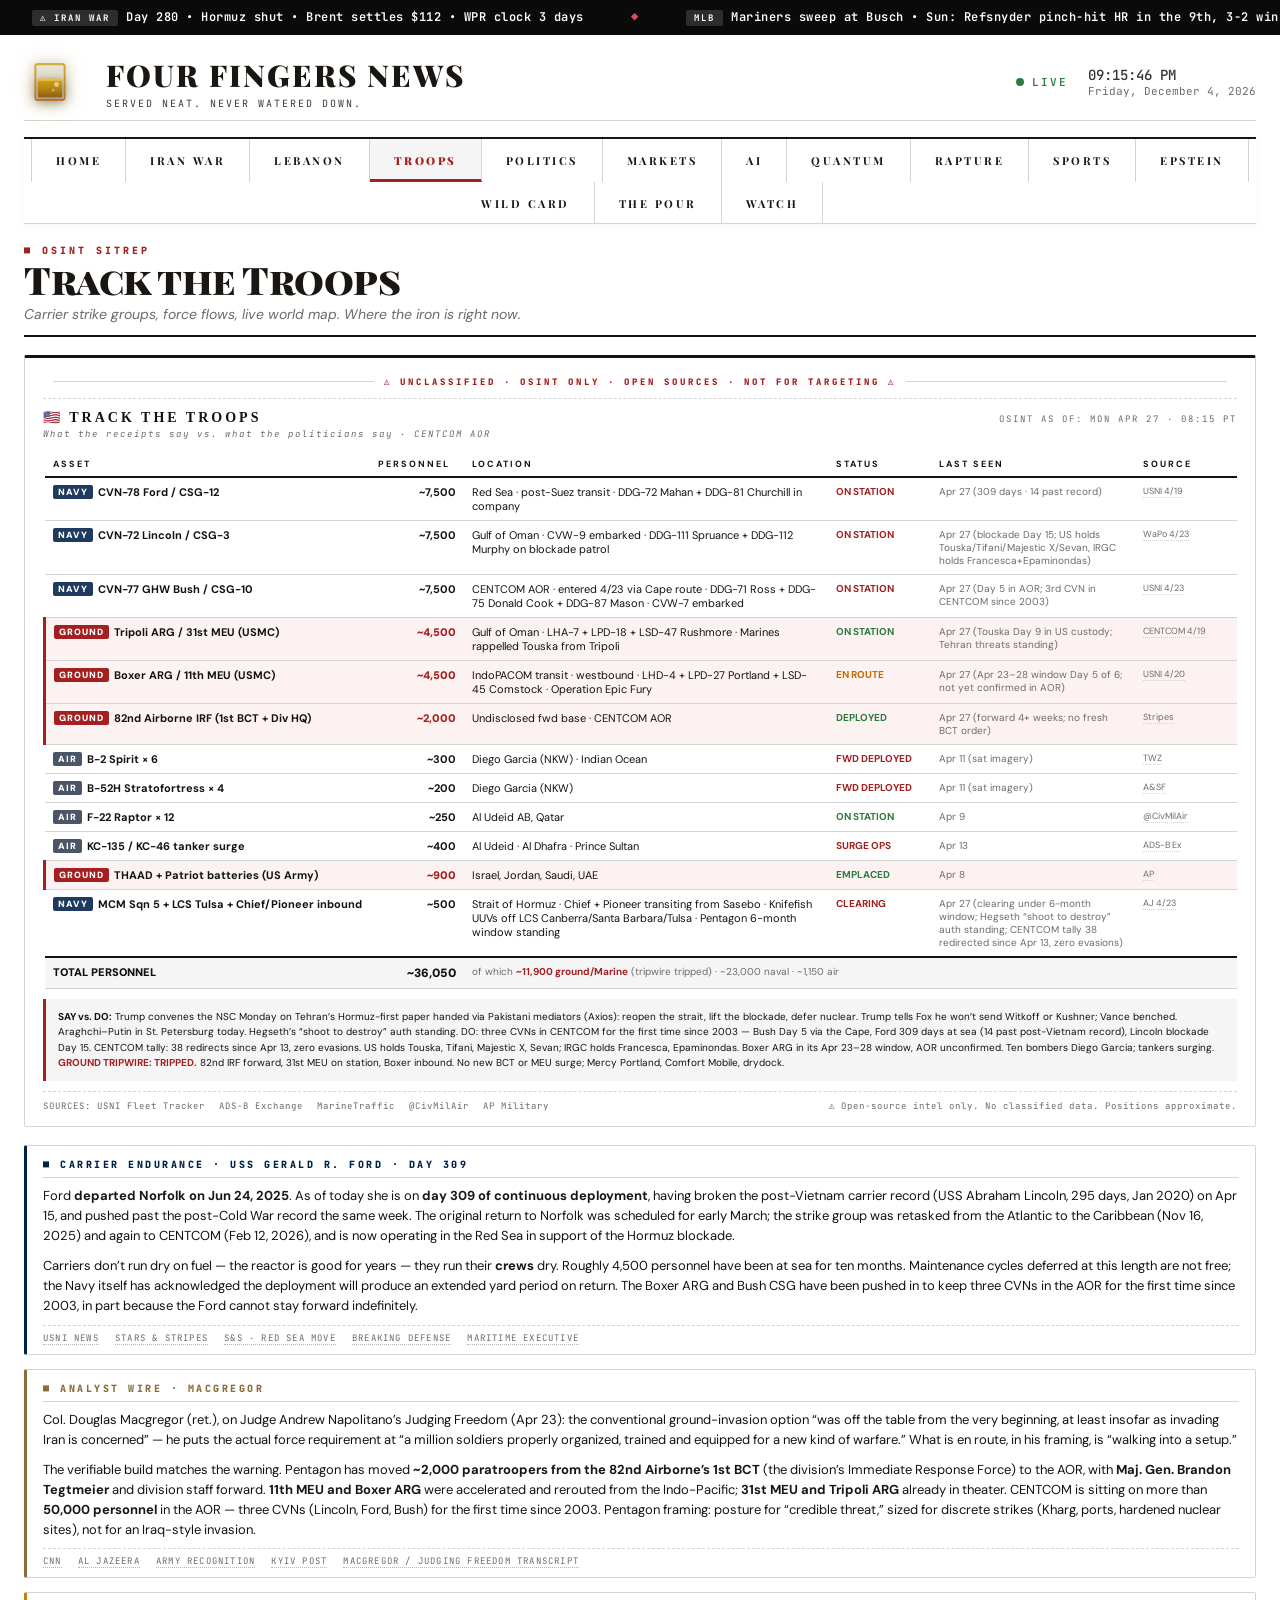
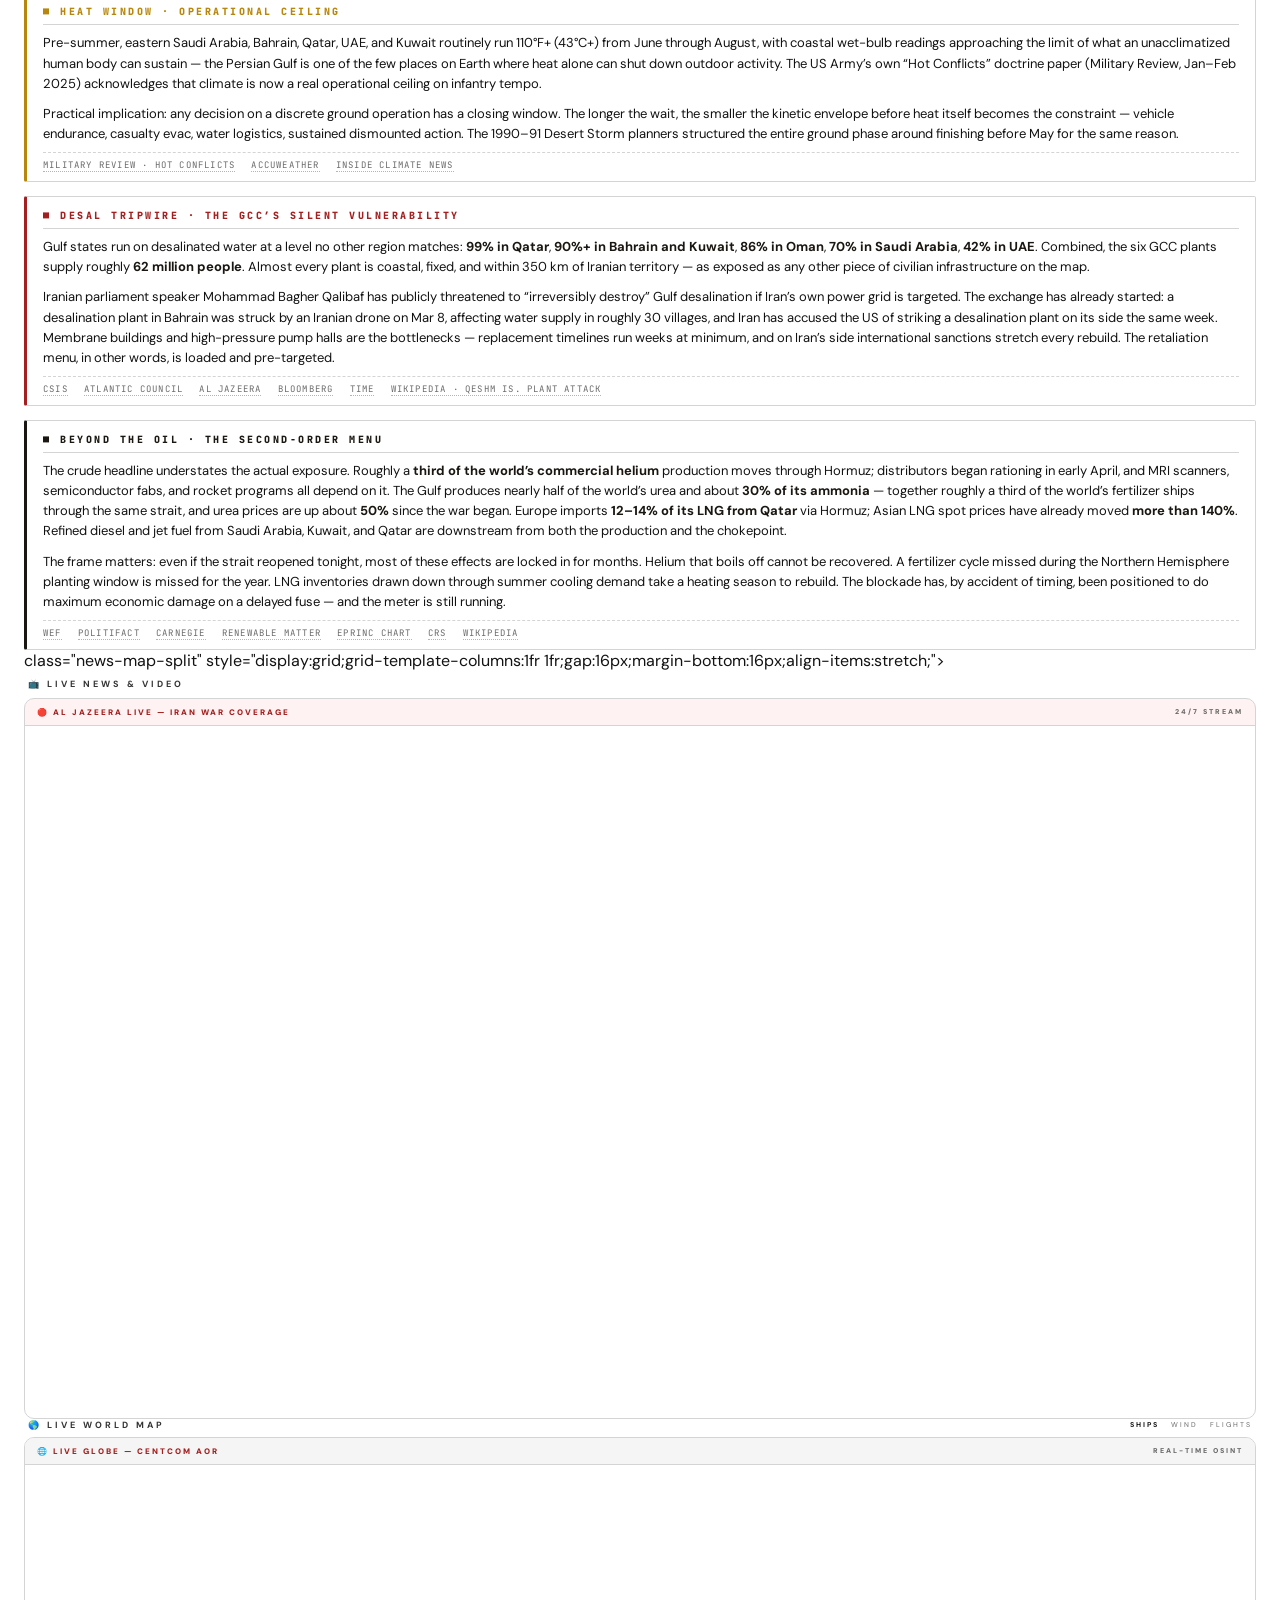
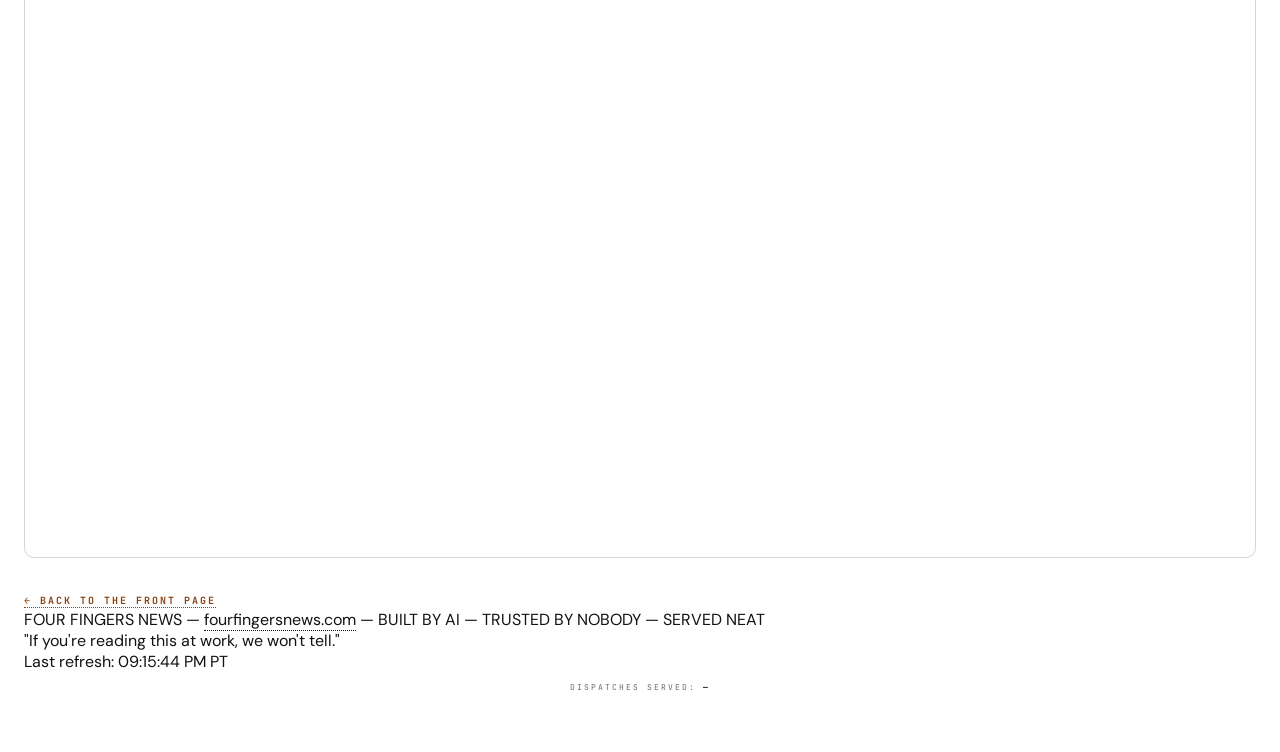
<file: troops.html>
<!DOCTYPE html>
<html lang="en">
<head>
<meta charset="UTF-8">
<meta name="viewport" content="width=device-width, initial-scale=1.0">
<meta http-equiv="Cache-Control" content="no-cache, no-store, must-revalidate"><meta http-equiv="Pragma" content="no-cache"><meta http-equiv="Expires" content="0">
<title>Track the Troops &middot; OSINT Sitrep &mdash; Four Fingers News</title>
<meta name="description" content="Carrier strike groups, force flows, live news, and a live world map. Where the iron is right now.">
<meta name="theme-color" content="#0f1419">
<link rel="canonical" href="https://fourfingersnews.com/">
<meta property="og:type" content="website">
<meta property="og:site_name" content="Four Fingers News">
<meta property="og:title" content="Track the Troops &middot; OSINT Sitrep &mdash; Four Fingers News">
<meta property="og:description" content="Carrier strike groups, force flows, live news, and a live world map. Where the iron is right now.">
<meta property="og:url" content="https://fourfingersnews.com/">
<meta name="twitter:card" content="summary_large_image">
<meta name="twitter:title" content="Track the Troops &middot; OSINT Sitrep &mdash; Four Fingers News">
<meta name="twitter:description" content="Carrier strike groups, force flows, live news, and a live world map. Where the iron is right now.">
<link rel="icon" href="data:image/svg+xml,%3Csvg xmlns='http://www.w3.org/2000/svg' viewBox='0 0 64 64'%3E%3Crect x='14' y='10' width='36' height='44' rx='3' ry='3' fill='none' stroke='%23d4af37' stroke-width='3'/%3E%3Crect x='17' y='28' width='30' height='23' fill='%23b8860b' opacity='0.95'/%3E%3Crect x='17' y='28' width='30' height='3' fill='%23d4a017' opacity='0.9'/%3E%3Ccircle cx='40' cy='34' r='3' fill='%23fff8e7' opacity='0.55'/%3E%3C/svg%3E">
<link rel="stylesheet" href="assets/style.css?v=1777391998">
</head>
<body class="light-mode">

<div class="chyron" id="chyronBar">
  <div class="chyron-track" id="chyronTrack">
    <span class="chyron-item"><span class="chyron-label">&#9888;&#65039; IRAN WAR</span>Day <span class="iran-day-count">60</span> &bull; Hormuz shut &bull; Brent settles $112 &bull; WPR clock 3 days</span>
    <span class="chyron-sep">&#9670;</span>
    <span class="chyron-item"><span class="chyron-label">MLB</span><span class="chyronMLB">Mariners sweep at Busch &bull; Sun: Refsnyder pinch-hit HR in the 9th, 3-2 win &bull; First road sweep of the year after the 1-8 start &bull; Bats: 19 hits Sat, the season high</span></span>
    <span class="chyron-sep">&#9670;</span>
    <span class="chyron-item"><span class="chyronKraken"><span class="chyron-label">KRAKEN</span>Season over &bull; 34-34-11 (79 pts) &bull; 3rd straight playoff miss &bull; Ron Francis out as hockey ops prez &bull; GM search underway &bull; Stanley Cup Playoffs Round 1 in progress &mdash; Kraken watching from the couch again</span></span>
    <span class="chyron-sep">&#9670;</span>
    <span class="chyron-item"><span class="chyron-label">&#9971; PGA</span>Rory&rsquo;s back-to-back Masters in the books &bull; PGA Tour heads to RBC Heritage (Hilton Head) this week &bull; Scheffler defending &bull; Rory rumored for early-season LIV exhibition &mdash; PGA Tour silent</span>
    <span class="chyron-sep">&#9670;</span>
    <span class="chyron-item"><span class="chyron-label">NFL</span>Draft Rd 1&ndash;3 done &bull; Seahawks: RB Jadarian Price (Notre Dame) #32 &middot; S Bud Clark (TCU) #64 &middot; CB Julian Neal (Arkansas) #99 &mdash; back-half-of-the-secondary class, Clark a 15-INT ball-hawk &bull; Raiders QB Mendoza #1 overall &bull; Rams QB Ty Simpson #13 &bull; 9 OL in Rd 1 ties the record &bull; 4 Ohio St in the top 11 &bull; Rd 4&ndash;7 wrapped Sat</span>
    <span class="chyron-sep">&#9670;</span>
    <span class="chyron-item"><span class="chyron-label">&#128176; POLYMARKET</span>$200M+ traded on Iran war markets &bull; 50+ accounts under insider probe &bull; Congress demanding investigation &bull; Bets placed hours before ceasefire &bull; DOJ Thu charges Army SF MSgt Van Dyke (Fayetteville) &mdash; allegedly $400K on Maduro-raid contracts using classified info; 3 CEA counts + wire fraud + unlawful monetary transaction</span>
    <span class="chyron-sep">&#9670;</span>
    <span class="chyron-item"><span class="chyron-label">&#128308; HORMUZ</span>Seizure register: US Sun Apr 19 (Touska, Gulf of Oman) &bull; US Tue (Tifani, INDOPACOM) &bull; US Thu (Majestic X, Indian Ocean) &bull; US Sat Apr 25 (Sevan, Arabian Sea, off USS Pinckney) &bull; Iran Wed (Francesca + Epaminondas in the strait) &bull; Mon tracker: 16 vessels through vs ~60/day pre-war &bull; Sat tracker (MarineTraffic): just 1 transit in 12 hrs (Greek bulk carrier LB Energy) &bull; CENTCOM: 38 redirected since Apr 13 &bull; UN IMO flags ~20,000 seafarers stranded &bull; UKMTO threat level: critical &bull; Pentagon briefs Congress on six-month mine-clearance scenario</span>
    <span class="chyron-sep">&#9670;</span>
    <span class="chyron-item"><span class="chyron-label">&#128483; EPSTEIN</span>ACTING AG BLANCHE: DOJ &ldquo;has released everything the law requires&rdquo; &mdash; file drop is &ldquo;finished&rdquo; &bull; Congress disagrees; Epstein Files Transparency Act (HR-4405) still live in House &bull; Fed judge TOSSED Trump&rsquo;s WSJ defamation suit over 50th-birthday letter Mon (Trump &ldquo;nowhere close&rdquo; to &ldquo;actual malice&rdquo;) &bull; Bondi blew off her Mon deposition &mdash; Dem Rep. Garcia moving to contempt &bull; Melania rare address denying ties &bull; ZERO new US arrests despite 3.5M+ pages &bull; 43 victim names EXPOSED in DOJ redaction fail &bull; Gates June testimony still on calendar</span>
    <span class="chyron-sep">&#9670;</span>
    <span class="chyron-item"><span class="chyron-label">&#127936; NBA</span>PLAYOFFS R1 &bull; Sun: BOS 128-96 over PHI (BOS leads 3-1, Pritchard 32) &bull; TOR 93-89 over CLE (series 2-2, Barnes 23/9/6) &bull; SAS 114-93 over POR (SAS leads 3-1, Wemby 27/12) &bull; HOU 115-96 over LAL (forces G5 in LA) &bull; Sat: ATL-NYK and MIN-DEN G3 &bull; DET-ORL 1-1 &bull; OKC lead PHX 1-0</span>
    <span class="chyron-sep">&#9670;</span>
    <span class="chyron-item"><span class="chyron-label">&#128483; TRUMP</span>Mon: Cole Tomas Allen arraignment in DC fed court on firearm + assault-on-a-federal-officer counts; more charges expected &bull; Sun PM: WaPo/CNN report a note Allen sent family ~10 min before the WHCD attack &mdash; signed &ldquo;friendly federal assassin,&rdquo; ranks admin officials as targets &ldquo;from highest-ranking to lowest&rdquo; with an explicit exception for FBI Dir. Patel; investigators describe anti-Trump and anti-Christian rhetoric and grievances over detention-camp conditions; Allen wrote he does &ldquo;not expect forgiveness&rdquo; &bull; Sat 8:36 PM ET: armed man charges Secret Service line in WH Hilton lobby at the WHCD &mdash; Trump rushed off the dais; Vance, Hegseth, Rubio in the ballroom and moved out; one Secret Service agent shot at close range, vest stopped the round, suspect tackled. US Atty Pirro: 2 firearm counts + assault on a federal officer; arraignment Mon &bull; Sat AM to Fox&rsquo;s Aishah Hasnie: Witkoff &amp; Kushner NOT flying to Pakistan &mdash; &ldquo;we have all the cards&hellip; you&rsquo;re not going to be making any more 18-hour flights to sit around talking about nothing&rdquo;; Iran &ldquo;can call us anytime&rdquo; &bull; Sat Truth Social: &ldquo;tremendous infighting and confusion within their &lsquo;leadership.&rsquo; Nobody knows who is in charge, including them &hellip; we have all the cards, they have none! If they want to talk, all they have to do is call!!&rdquo; &bull; Sat reporters after the cancel: Iran &ldquo;within 10 minutes&hellip; gave us a new paper that was much better &hellip; a lot but not enough&rdquo;</span>
    <span class="chyron-sep">&#9670;</span>
    <span class="chyron-item"><span class="chyron-label">&#127777; CLIMATE</span>March 2026 hottest on record for Lower 48 &bull; Emperor penguins declared ENDANGERED &bull; Antarctic ice at record low &bull; Colorado St forecasts 13 named storms, 6 hurricanes for 2026 &bull; This is fine</span>
    <span class="chyron-sep">&#9670;</span>
    <span class="chyron-item"><span class="chyron-label">&#9962; POPE LEO XIV</span>In Equatorial Guinea &mdash; final leg of 11-day Africa tour &bull; Visited prison in Bata, told inmates &ldquo;you are not alone&rdquo; &bull; Open-air Mass in Malabo Thu, then home to Rome &bull; Tour hit Algeria &rarr; Cameroon &rarr; Angola &rarr; EQ &bull; Called out neocolonialism, corruption, extractivism across the continent &bull; 18,000 km covered</span>
    <span class="chyron-sep">&#9670;</span>
    <span class="chyron-item"><span class="chyron-label">&#127470;&#127481; ITALY</span>Meloni SUSPENDS auto-renewal of 2003 defense cooperation pact with Israel &mdash; announced Tue at Verona event &bull; Trigger: IDF fired warning shots at Italian UN peacekeeping convoy in Lebanon, damaged a vehicle &bull; Italy summoned Israel&rsquo;s ambassador &bull; Same day Trump trashed her in Corriere della Sera: &ldquo;I thought she had courage&rdquo; &bull; Israeli MFA pushes back: &ldquo;no security agreement with Italy&rdquo; &mdash; calls 2003 MoU empty &bull; Meloni also called Trump&rsquo;s attacks on Pope &ldquo;unacceptable&rdquo;</span>
    <span class="chyron-sep">&#9670;</span>
    <span class="chyron-item"><span class="chyron-label">&#127988;&#65039; CONGRESS</span>Reps. Tony Gonzales (R-TX) &amp; Eric Swalwell (D-CA) resigned &bull; Sudan enters YEAR 4 of war &mdash; UN humanitarian chief Fletcher: &ldquo;another year the world has failed the test of Sudan&rdquo; &bull; Maine lawmakers approve bill freezing new data centers until Nov 2027</span>
    <span class="chyron-sep">&#9670;</span>
    <span class="chyron-item"><span class="chyron-label">&#127473;&#127463; LEBANON</span>Three-week extension eight days old &bull; MON AM: IDF strikes Hezbollah sites in the Beqaa Valley &mdash; first Beqaa hit in ~3 weeks (Times of Israel) &bull; MON: Pres. Aoun to a southern delegation &mdash; negotiating with Israel &ldquo;is not betrayal&rdquo;; betrayal is &ldquo;those who take their country to war to serve foreign interests&rdquo; &bull; MON: HZ Sec-Gen Qassem rejects reported Beirut&ndash;Tel Aviv direct-talks plan as &ldquo;a grave sin&rdquo; &bull; MON AM: IDF kills Hussein Makled, head of Hezbollah intelligence HQ, in overnight Beirut precise strike &mdash; first Beirut hit since the Apr 19 extension began; HZ frames retaliation as &ldquo;legitimate response&rdquo; &bull; Western Galilee sirens Mon AM on suspected HZ drone &bull; Northern Israeli border-town mayors Sun PM: schools close from Tue, citing rocket and drone fire the ceasefire has not stopped &bull; FIRST IDF KIA INSIDE THE EXTENSION: Sgt. Idan Fooks, 19, killed Sun AM by Hezbollah explosive drone in Taybeh during tank repair &mdash; 6 wounded (4 serious incl. an officer, 1 moderate, 1 light); 2 follow-on drones at medevac, 1 intercepted, 1 detonated near responders; HZ takes credit, calls it response to truce violations &bull; Sun AM: IDF spox Adraee orders 7 villages N of the Litani to evacuate &mdash; will &ldquo;act forcefully&rdquo; vs HZ targets; strikes commence post-order, Kfar Tibnit hit with casualties (Lebanese state media) &bull; Netanyahu: HZ violations &ldquo;in practice, dismantling the ceasefire&rdquo; &bull; Sat: 2 Hezbollah projectiles at north (1 intercepted, 1 in open ground), sirens in Manara/Margaliot/Misgav Am &bull; IDF says six gunmen killed in Bint Jbeil exchange &bull; Netanyahu orders strikes &ldquo;with force&rdquo; &mdash; IDF hits Hezbollah-linked buildings in Haddatha, Zibqine, al-Sultaniyeh and Kherbet Selm, claims &ldquo;more than 15 eliminated&rdquo; (incl. three in a vehicle &ldquo;loaded with weapons&rdquo;) &bull; IAF intercepts &ldquo;suspicious aerial target&rdquo; over south Sat PM; Hezbollah downs IDF drone &bull; NNA: 4 killed on truck + motorcycle in Yohmor al-Shaqif (Nabatieh); 2 killed/17 wounded (women and children among the wounded) in Safad al-Battikh &bull; Lebanon Health Min: 6 killed across Sat strikes &bull; Sun PM: Pres. Aoun calls Litani-bridge strikes a &ldquo;dangerous escalation,&rdquo; an attempt &ldquo;to sever geographical connectivity&rdquo; between south Lebanon and the rest, obstructing humanitarian aid &bull; Sun PM: Hezbollah recasts the Taybeh hit as a roadside-bomb ambush on an 8-vehicle Israeli armored convoy moving Taybeh&rarr;Deir Seryan, claims 4 Merkavas destroyed/set ablaze; IDF count unchanged at 1 KIA + 6 wounded &bull; Scope on paper still: halt to strikes, IDF withdrawal, prisoner release, LAF deployment, reconstruction &bull; Hezbollah still rejects the track</span>
    <span class="chyron-sep">&#9670;</span>
    <span class="chyron-item"><span class="chyron-label">&#127916;&#65039; MEDIA</span>WBD shareholders Thu approve the $110B Paramount Skydance merger &mdash; $31/share values Warner Bros. Discovery at ~$77B &bull; Combines HBO Max, CNN, TBS, TNT, and the Warner Bros. film studio into the Paramount Skydance stack &bull; Regulatory review next in Washington (DOJ subpoenas sent late Mar on studio output, content rights, streaming, theaters) and London &bull; Both boards had endorsed unanimously</span>
    <span class="chyron-sep">&#9670;</span>
    <span class="chyron-item"><span class="chyron-label">&#128200; MARKETS</span>Mon midday: SPX &minus;0.2% / Dow &minus;0.4% (~&minus;193 pts) / NDX softer ahead of Mag-7 wk + Wed FOMC (priced 100% hold) &bull; Brent ~$108.11 (~+2.6%) past the Asia 3-wk high; WTI tops $96 (~+2%) &bull; Asia: Nikkei +1.4% record, Kospi +1.83% record, MSCI Asia-Pac +1.7%, MSCI EM record, TSMC +6% record &bull; Fri close: S&amp;P 7,165.08 (+0.8%) record, Nasdaq Comp 24,836.60 (+1.6%) record, Dow 49,230.71 (&minus;0.2%) &bull; Semis up 18 straight &mdash; INTC tops its 2000 peak on +20&ndash;25% Q1 move ($13.6B rev, data-center $5.1B vs $4.4B est); NVDA retakes $5T cap; TXN 25-yr high &bull; Magnificent Seven earnings load the wk, Fed decision Wed &bull; DOJ drops criminal probe of Fed Chair Powell &mdash; clears Tillis hold, opens runway for Warsh confirmation</span>
    <span class="chyron-sep">&#9670;</span>
    <span class="chyron-item"><span class="chyron-label">QUANTUM</span>Quantinuum hits 94 logical qubits from 98 physical &bull; Error correction at break-even &bull; Q-Day estimates lurch to ~2030 &bull; China&rsquo;s 3,700km quantum network live &bull; Google Willow 13,000x advantage &bull; $38B global spend</span>
    <span class="chyron-sep">&#9670;</span>
    <span class="chyron-item"><span class="chyron-label">&#9943;&#65039; TRUTH</span>Trump Thu AM: Navy &ldquo;to shoot and kill any boat&rdquo; laying mines in Hormuz, &ldquo;no hesitation&rdquo; &bull; Minesweepers &ldquo;tripled up&rdquo; &bull; Frame: &ldquo;total control,&rdquo; strait &ldquo;Sealed up Tight&rdquo; &bull; &ldquo;No ship can enter or leave without the approval of the United States Navy... until such time as Iran is able to make a DEAL&rdquo;</span>
    <span class="chyron-sep">&#9670;</span>
    <span class="chyron-item"><span class="chyron-label">&#128138; HEALTH</span>73% of Americans say insurer delays/denials are major problem &bull; Sheer Health launching to fight insurance battles &bull; AbbVie + Genentech joining White House discount drug site</span>
    <span class="chyron-sep">&#9670;</span>
    <span class="chyron-item"><span class="chyron-label">&#9878; ANTITRUST</span>Federal jury finds Live Nation ILLEGALLY MONOPOLIZED US concert ticketing &bull; 30+ states brought case without DOJ support &bull; Consumer refunds possible &bull; Ticketmaster dominance confirmed in court</span>
    <span class="chyron-sep">&#9670;</span>
    <span class="chyron-item"><span class="chyron-label">GAS</span><span id="chyronGas1">Seattle avg: loading...</span></span>
    <span class="chyron-sep">&#9670;</span>
    <span class="chyron-item"><span class="chyron-label">&#9981; GAS</span><span id="chyronGasNatl">Nat'l avg: loading...</span></span>
    <span class="chyron-sep">&#9670;</span>
    <span class="chyron-item"><span class="chyron-label">&#9888;&#65039; IRAN WAR</span>Day <span class="iran-day-count">60</span> &bull; Hormuz shut &bull; Brent settles $112 &bull; WPR clock 3 days</span>
    <span class="chyron-sep">&#9670;</span>
    <span class="chyron-item"><span class="chyron-label">MLB</span><span class="chyronMLB">Mariners sweep at Busch &bull; Sun: Refsnyder pinch-hit HR in the 9th, 3-2 win &bull; First road sweep of the year after the 1-8 start &bull; Bats: 19 hits Sat, the season high</span></span>
    <span class="chyron-sep">&#9670;</span>
    <span class="chyron-item"><span class="chyronKraken"><span class="chyron-label">KRAKEN</span>Season over &bull; 34-34-11 (79 pts) &bull; 3rd straight playoff miss &bull; Ron Francis out as hockey ops prez &bull; GM search underway &bull; Stanley Cup Playoffs Round 1 in progress &mdash; Kraken watching from the couch again</span></span>
    <span class="chyron-sep">&#9670;</span>
    <span class="chyron-item"><span class="chyron-label">&#9971; PGA</span>Rory&rsquo;s back-to-back Masters in the books &bull; PGA Tour heads to RBC Heritage (Hilton Head) this week &bull; Scheffler defending &bull; Rory rumored for early-season LIV exhibition &mdash; PGA Tour silent</span>
    <span class="chyron-sep">&#9670;</span>
    <span class="chyron-item"><span class="chyron-label">NFL</span>Draft Rd 1&ndash;3 done &bull; Seahawks: RB Jadarian Price (Notre Dame) #32 &middot; S Bud Clark (TCU) #64 &middot; CB Julian Neal (Arkansas) #99 &mdash; back-half-of-the-secondary class, Clark a 15-INT ball-hawk &bull; Raiders QB Mendoza #1 overall &bull; Rams QB Ty Simpson #13 &bull; 9 OL in Rd 1 ties the record &bull; 4 Ohio St in the top 11 &bull; Rd 4&ndash;7 wrapped Sat</span>
    <span class="chyron-sep">&#9670;</span>
    <span class="chyron-item"><span class="chyron-label">&#128176; POLYMARKET</span>$200M+ traded on Iran war markets &bull; 50+ accounts under insider probe &bull; Congress demanding investigation &bull; Bets placed hours before ceasefire &bull; DOJ Thu charges Army SF MSgt Van Dyke (Fayetteville) &mdash; allegedly $400K on Maduro-raid contracts using classified info; 3 CEA counts + wire fraud + unlawful monetary transaction</span>
    <span class="chyron-sep">&#9670;</span>
    <span class="chyron-item"><span class="chyron-label">&#128308; HORMUZ</span>Seizure register: US Sun Apr 19 (Touska, Gulf of Oman) &bull; US Tue (Tifani, INDOPACOM) &bull; US Thu (Majestic X, Indian Ocean) &bull; US Sat Apr 25 (Sevan, Arabian Sea, off USS Pinckney) &bull; Iran Wed (Francesca + Epaminondas in the strait) &bull; Mon tracker: 16 vessels through vs ~60/day pre-war &bull; Sat tracker (MarineTraffic): just 1 transit in 12 hrs (Greek bulk carrier LB Energy) &bull; CENTCOM: 38 redirected since Apr 13 &bull; UN IMO flags ~20,000 seafarers stranded &bull; UKMTO threat level: critical &bull; Pentagon briefs Congress on six-month mine-clearance scenario</span>
    <span class="chyron-sep">&#9670;</span>
    <span class="chyron-item"><span class="chyron-label">&#128483; EPSTEIN</span>ACTING AG BLANCHE: DOJ &ldquo;has released everything the law requires&rdquo; &mdash; file drop is &ldquo;finished&rdquo; &bull; Congress disagrees; Epstein Files Transparency Act (HR-4405) still live in House &bull; Fed judge TOSSED Trump&rsquo;s WSJ defamation suit over 50th-birthday letter Mon (Trump &ldquo;nowhere close&rdquo; to &ldquo;actual malice&rdquo;) &bull; Bondi blew off her Mon deposition &mdash; Dem Rep. Garcia moving to contempt &bull; Melania rare address denying ties &bull; ZERO new US arrests despite 3.5M+ pages &bull; 43 victim names EXPOSED in DOJ redaction fail &bull; Gates June testimony still on calendar</span>
    <span class="chyron-sep">&#9670;</span>
    <span class="chyron-item"><span class="chyron-label">&#127936; NBA</span>PLAYOFFS R1 &bull; Sun: BOS 128-96 over PHI (BOS leads 3-1, Pritchard 32) &bull; TOR 93-89 over CLE (series 2-2, Barnes 23/9/6) &bull; SAS 114-93 over POR (SAS leads 3-1, Wemby 27/12) &bull; HOU 115-96 over LAL (forces G5 in LA) &bull; Sat: ATL-NYK and MIN-DEN G3 &bull; DET-ORL 1-1 &bull; OKC lead PHX 1-0</span>
    <span class="chyron-sep">&#9670;</span>
    <span class="chyron-item"><span class="chyron-label">&#128483; TRUMP</span>Mon: Cole Tomas Allen arraignment in DC fed court on firearm + assault-on-a-federal-officer counts; more charges expected &bull; Sun PM: WaPo/CNN report a note Allen sent family ~10 min before the WHCD attack &mdash; signed &ldquo;friendly federal assassin,&rdquo; ranks admin officials as targets &ldquo;from highest-ranking to lowest&rdquo; with an explicit exception for FBI Dir. Patel; investigators describe anti-Trump and anti-Christian rhetoric and grievances over detention-camp conditions; Allen wrote he does &ldquo;not expect forgiveness&rdquo; &bull; Sat 8:36 PM ET: armed man charges Secret Service line in WH Hilton lobby at the WHCD &mdash; Trump rushed off the dais; Vance, Hegseth, Rubio in the ballroom and moved out; one Secret Service agent shot at close range, vest stopped the round, suspect tackled. US Atty Pirro: 2 firearm counts + assault on a federal officer; arraignment Mon &bull; Sat AM to Fox&rsquo;s Aishah Hasnie: Witkoff &amp; Kushner NOT flying to Pakistan &mdash; &ldquo;we have all the cards&hellip; you&rsquo;re not going to be making any more 18-hour flights to sit around talking about nothing&rdquo;; Iran &ldquo;can call us anytime&rdquo; &bull; Sat Truth Social: &ldquo;tremendous infighting and confusion within their &lsquo;leadership.&rsquo; Nobody knows who is in charge, including them &hellip; we have all the cards, they have none! If they want to talk, all they have to do is call!!&rdquo; &bull; Sat reporters after the cancel: Iran &ldquo;within 10 minutes&hellip; gave us a new paper that was much better &hellip; a lot but not enough&rdquo;</span>
    <span class="chyron-sep">&#9670;</span>
    <span class="chyron-item"><span class="chyron-label">&#127777; CLIMATE</span>March 2026 hottest on record for Lower 48 &bull; Emperor penguins declared ENDANGERED &bull; Antarctic ice at record low &bull; Colorado St forecasts 13 named storms, 6 hurricanes for 2026 &bull; This is fine</span>
    <span class="chyron-sep">&#9670;</span>
    <span class="chyron-item"><span class="chyron-label">&#9962; POPE LEO XIV</span>In Equatorial Guinea &mdash; final leg of 11-day Africa tour &bull; Visited prison in Bata, told inmates &ldquo;you are not alone&rdquo; &bull; Open-air Mass in Malabo Thu, then home to Rome &bull; Tour hit Algeria &rarr; Cameroon &rarr; Angola &rarr; EQ &bull; Called out neocolonialism, corruption, extractivism across the continent &bull; 18,000 km covered</span>
    <span class="chyron-sep">&#9670;</span>
    <span class="chyron-item"><span class="chyron-label">&#127470;&#127481; ITALY</span>Meloni SUSPENDS auto-renewal of 2003 defense cooperation pact with Israel &mdash; announced Tue at Verona event &bull; Trigger: IDF fired warning shots at Italian UN peacekeeping convoy in Lebanon, damaged a vehicle &bull; Italy summoned Israel&rsquo;s ambassador &bull; Same day Trump trashed her in Corriere della Sera: &ldquo;I thought she had courage&rdquo; &bull; Israeli MFA pushes back: &ldquo;no security agreement with Italy&rdquo; &mdash; calls 2003 MoU empty &bull; Meloni also called Trump&rsquo;s attacks on Pope &ldquo;unacceptable&rdquo;</span>
    <span class="chyron-sep">&#9670;</span>
    <span class="chyron-item"><span class="chyron-label">&#127988;&#65039; CONGRESS</span>Reps. Tony Gonzales (R-TX) &amp; Eric Swalwell (D-CA) resigned &bull; Sudan enters YEAR 4 of war &mdash; UN humanitarian chief Fletcher: &ldquo;another year the world has failed the test of Sudan&rdquo; &bull; Maine lawmakers approve bill freezing new data centers until Nov 2027</span>
    <span class="chyron-sep">&#9670;</span>
    <span class="chyron-item"><span class="chyron-label">&#127473;&#127463; LEBANON</span>Three-week extension eight days old &bull; MON AM: IDF strikes Hezbollah sites in the Beqaa Valley &mdash; first Beqaa hit in ~3 weeks (Times of Israel) &bull; MON: Pres. Aoun to a southern delegation &mdash; negotiating with Israel &ldquo;is not betrayal&rdquo;; betrayal is &ldquo;those who take their country to war to serve foreign interests&rdquo; &bull; MON: HZ Sec-Gen Qassem rejects reported Beirut&ndash;Tel Aviv direct-talks plan as &ldquo;a grave sin&rdquo; &bull; MON AM: IDF kills Hussein Makled, head of Hezbollah intelligence HQ, in overnight Beirut precise strike &mdash; first Beirut hit since the Apr 19 extension began; HZ frames retaliation as &ldquo;legitimate response&rdquo; &bull; Western Galilee sirens Mon AM on suspected HZ drone &bull; Northern Israeli border-town mayors Sun PM: schools close from Tue, citing rocket and drone fire the ceasefire has not stopped &bull; FIRST IDF KIA INSIDE THE EXTENSION: Sgt. Idan Fooks, 19, killed Sun AM by Hezbollah explosive drone in Taybeh during tank repair &mdash; 6 wounded (4 serious incl. an officer, 1 moderate, 1 light); 2 follow-on drones at medevac, 1 intercepted, 1 detonated near responders; HZ takes credit, calls it response to truce violations &bull; Sun AM: IDF spox Adraee orders 7 villages N of the Litani to evacuate &mdash; will &ldquo;act forcefully&rdquo; vs HZ targets; strikes commence post-order, Kfar Tibnit hit with casualties (Lebanese state media) &bull; Netanyahu: HZ violations &ldquo;in practice, dismantling the ceasefire&rdquo; &bull; Sat: 2 Hezbollah projectiles at north (1 intercepted, 1 in open ground), sirens in Manara/Margaliot/Misgav Am &bull; IDF says six gunmen killed in Bint Jbeil exchange &bull; Netanyahu orders strikes &ldquo;with force&rdquo; &mdash; IDF hits Hezbollah-linked buildings in Haddatha, Zibqine, al-Sultaniyeh and Kherbet Selm, claims &ldquo;more than 15 eliminated&rdquo; (incl. three in a vehicle &ldquo;loaded with weapons&rdquo;) &bull; IAF intercepts &ldquo;suspicious aerial target&rdquo; over south Sat PM; Hezbollah downs IDF drone &bull; NNA: 4 killed on truck + motorcycle in Yohmor al-Shaqif (Nabatieh); 2 killed/17 wounded (women and children among the wounded) in Safad al-Battikh &bull; Lebanon Health Min: 6 killed across Sat strikes &bull; Sun PM: Pres. Aoun calls Litani-bridge strikes a &ldquo;dangerous escalation,&rdquo; an attempt &ldquo;to sever geographical connectivity&rdquo; between south Lebanon and the rest, obstructing humanitarian aid &bull; Sun PM: Hezbollah recasts the Taybeh hit as a roadside-bomb ambush on an 8-vehicle Israeli armored convoy moving Taybeh&rarr;Deir Seryan, claims 4 Merkavas destroyed/set ablaze; IDF count unchanged at 1 KIA + 6 wounded &bull; Scope on paper still: halt to strikes, IDF withdrawal, prisoner release, LAF deployment, reconstruction &bull; Hezbollah still rejects the track</span>
    <span class="chyron-sep">&#9670;</span>
    <span class="chyron-item"><span class="chyron-label">&#127916;&#65039; MEDIA</span>WBD shareholders Thu approve the $110B Paramount Skydance merger &mdash; $31/share values Warner Bros. Discovery at ~$77B &bull; Combines HBO Max, CNN, TBS, TNT, and the Warner Bros. film studio into the Paramount Skydance stack &bull; Regulatory review next in Washington (DOJ subpoenas sent late Mar on studio output, content rights, streaming, theaters) and London &bull; Both boards had endorsed unanimously</span>
    <span class="chyron-sep">&#9670;</span>
    <span class="chyron-item"><span class="chyron-label">&#128200; MARKETS</span>Mon midday: SPX &minus;0.2% / Dow &minus;0.4% (~&minus;193 pts) / NDX softer ahead of Mag-7 wk + Wed FOMC (priced 100% hold) &bull; Brent ~$108.11 (~+2.6%) past the Asia 3-wk high; WTI tops $96 (~+2%) &bull; Asia: Nikkei +1.4% record, Kospi +1.83% record, MSCI Asia-Pac +1.7%, MSCI EM record, TSMC +6% record &bull; Fri close: S&amp;P 7,165.08 (+0.8%) record, Nasdaq Comp 24,836.60 (+1.6%) record, Dow 49,230.71 (&minus;0.2%) &bull; Semis up 18 straight &mdash; INTC tops its 2000 peak on +20&ndash;25% Q1 move ($13.6B rev, data-center $5.1B vs $4.4B est); NVDA retakes $5T cap; TXN 25-yr high &bull; Magnificent Seven earnings load the wk, Fed decision Wed &bull; DOJ drops criminal probe of Fed Chair Powell &mdash; clears Tillis hold, opens runway for Warsh confirmation</span>
    <span class="chyron-sep">&#9670;</span>
    <span class="chyron-item"><span class="chyron-label">QUANTUM</span>Quantinuum hits 94 logical qubits from 98 physical &bull; Error correction at break-even &bull; Q-Day estimates lurch to ~2030 &bull; China&rsquo;s 3,700km quantum network live &bull; Google Willow 13,000x advantage &bull; $38B global spend</span>
    <span class="chyron-sep">&#9670;</span>
    <span class="chyron-item"><span class="chyron-label">&#9943;&#65039; TRUTH</span>Trump Thu AM: Navy &ldquo;to shoot and kill any boat&rdquo; laying mines in Hormuz, &ldquo;no hesitation&rdquo; &bull; Minesweepers &ldquo;tripled up&rdquo; &bull; Frame: &ldquo;total control,&rdquo; strait &ldquo;Sealed up Tight&rdquo; &bull; &ldquo;No ship can enter or leave without the approval of the United States Navy... until such time as Iran is able to make a DEAL&rdquo;</span>
    <span class="chyron-sep">&#9670;</span>
    <span class="chyron-item"><span class="chyron-label">&#128138; HEALTH</span>73% of Americans say insurer delays/denials are major problem &bull; Sheer Health launching to fight insurance battles &bull; AbbVie + Genentech joining White House discount drug site</span>
    <span class="chyron-sep">&#9670;</span>
    <span class="chyron-item"><span class="chyron-label">&#9878; ANTITRUST</span>Federal jury finds Live Nation ILLEGALLY MONOPOLIZED US concert ticketing &bull; 30+ states brought case without DOJ support &bull; Consumer refunds possible &bull; Ticketmaster dominance confirmed in court</span>
    <span class="chyron-sep">&#9670;</span>
    <span class="chyron-item"><span class="chyron-label">GAS</span><span id="chyronGas2">Seattle avg: loading...</span></span>
    <span class="chyron-sep">&#9670;</span>
    <span class="chyron-item"><span class="chyron-label">&#9981; GAS</span><span id="chyronGasNatl2">Nat'l avg: loading...</span></span>
    <span class="chyron-sep">&#9670;</span>
  </div>
</div>

<div class="bg-grid"></div>

<div class="particles" id="particles"></div>

<div class="main">

  <!-- ═══ HEADER ═══ -->
    <!-- &#9552;&#9552;&#9552; HEADER &#9552;&#9552;&#9552; -->
  <header class="header">
    <div class="header-left">
      <!-- whiskey-glass mark Ã¢ÂÂ distillery palette -->
      <svg width="52" height="52" viewBox="0 0 64 64" style="flex-shrink:0;margin-right:14px;filter:drop-shadow(0 2px 6px rgba(0,0,0,0.5)) drop-shadow(0 0 10px rgba(212,160,23,0.35));" aria-hidden="true">
        <defs>
          <linearGradient id="whiskey" x1="0" y1="0" x2="0" y2="1">
            <stop offset="0%" stop-color="#d4a017"/>
            <stop offset="50%" stop-color="#b8860b"/>
            <stop offset="100%" stop-color="#8b5a0a"/>
          </linearGradient>
          <linearGradient id="glass" x1="0" y1="0" x2="0" y2="1">
            <stop offset="0%" stop-color="#d4af37"/>
            <stop offset="100%" stop-color="#b87333"/>
          </linearGradient>
        </defs>
        <rect x="14" y="10" width="36" height="44" rx="3" ry="3" fill="none" stroke="url(#glass)" stroke-width="2.5"/>
        <rect x="17" y="28" width="30" height="23" fill="url(#whiskey)" opacity="0.95"/>
        <rect x="17" y="28" width="30" height="2.5" fill="#f0c64a" opacity="0.85"/>
        <circle cx="40" cy="35" r="3" fill="#fff8e7" opacity="0.55"/>
        <circle cx="36" cy="42" r="1.6" fill="#fff8e7" opacity="0.4"/>
        <line x1="22" y1="51" x2="42" y2="51" stroke="#fff8e7" stroke-width="0.6" opacity="0.3"/>
      </svg>
      <div>
        <div class="header-title" style="font-family:Georgia,'Playfair Display',serif;letter-spacing:2px;">FOUR FINGERS NEWS</div>
        <div class="header-subtitle" id="ffnTagline">THE NEWS, NEAT.</div>
      </div>
    </div>
    <script>
      // Tagline rotator Ã¢ÂÂ keeps all the contenders in circulation
      (function(){
        var taglines = [
          'THE NEWS, NEAT.',
          'POUR FIRST. READ SECOND.',
          'TWO FINGERS FOR THE MARKETS, TWO FOR THE POLITICS.',
          'EVERYTHING THAT MATTERS. MOST OF IT DOESN&rsquo;T.',
          'HARD NEWS. SOFT IRONY. ROCKS OPTIONAL.',
          'SERVED NEAT. NEVER WATERED DOWN.',
          'NO ICE. NO CHASER. NO SPIN.'
        ];
        var i = 0;
        var el = document.getElementById('ffnTagline');
        if(!el) return;
        // pick a random starting tagline so it&rsquo;s different each pageload
        i = Math.floor(Math.random() * taglines.length);
        el.innerHTML = taglines[i];
        setInterval(function(){
          i = (i + 1) % taglines.length;
          el.style.opacity = '0';
          setTimeout(function(){
            el.innerHTML = taglines[i];
            el.style.opacity = '';
          }, 350);
        }, 9000);
      })();
    </script>
    <div class="header-right">
      <div class="live-indicator">
        <div class="live-dot"></div>
        LIVE
      </div>
      <div>
        <div class="clock" id="clock">--:--:-- --</div>
        <div class="clock-date" id="clockDate">---</div>
      </div>
    </div>
  </header>

  <!-- ═══ SECTION NAV ═══ -->
  <nav class="section-nav">
    <div class="section-nav-inner">
      <a href="index.html">Home</a>
      <a href="iran.html">Iran War</a>
      <a href="lebanon.html">Lebanon</a>
      <a href="troops.html" class="active">Troops</a>
      <a href="politics.html">Politics</a>
      <a href="markets.html">Markets</a>
      <a href="ai.html">AI</a>
      <a href="quantum.html">Quantum</a>
      <a href="rapture.html">Rapture</a>
      <a href="sports.html">Sports</a>
      <a href="epstein.html">Epstein</a>
      <a href="wildcard.html">Wild Card</a>
      <a href="pour.html">The Pour</a>
      <a href="watch.html">Watch</a>
    </div>
  </nav>

<div class="lan-page-masthead">
    <div class="lpm-tag">&#9632; OSINT SITREP</div>
    <div class="lpm-name">Track the Troops</div>
    <div class="lpm-kicker">Carrier strike groups, force flows, live world map. Where the iron is right now.</div>
  </div>
  <!-- Ã¢ÂÂÃ¢ÂÂÃ¢ÂÂ TRACK THE TROOPS Ã¢ÂÂ OSINT SITREP Ã¢ÂÂÃ¢ÂÂÃ¢ÂÂ -->
  <!-- AUTO-UPDATED BY: daily-sitch-refresh (hourly) -->
  <!-- EDIT TARGETS: #trackTroopsUpdated, #trackTroopsRows, #trackTroopsNotes -->
  
  <div id="trackTroops">
    <div class="tt-classbar">&#9888; UNCLASSIFIED &middot; OSINT ONLY &middot; OPEN SOURCES &middot; NOT FOR TARGETING &#9888;</div>
    <div class="tt-header">
      <div>
        <div class="tt-title">🇺🇸 TRACK THE TROOPS</div>
        <div class="tt-subtitle">What the receipts say vs. what the politicians say &middot; CENTCOM AOR</div>
      </div>
      <div class="tt-dateline">OSINT AS OF: <span id="trackTroopsUpdated">Mon Apr 27 &middot; 08:15 PT</span></div>
    </div>
    <table>
      <thead>
        <tr>
          <th>ASSET</th>
          <th>PERSONNEL</th>
          <th>LOCATION</th>
          <th>STATUS</th>
          <th>LAST SEEN</th>
          <th>SOURCE</th>
        </tr>
      </thead>
      <tbody id="trackTroopsRows">
        <tr>
          <td class="tt-unit"><span class="tt-branch navy">NAVY</span>CVN-78 Ford / CSG-12</td>
          <td class="tt-pers">~7,500</td>
          <td class="tt-loc">Red Sea &middot; post-Suez transit &middot; DDG-72 Mahan + DDG-81 Churchill in company</td>
          <td class="tt-status active">ON STATION</td>
          <td class="tt-obs">Apr 27 (309 days &middot; 14 past record)</td>
          <td class="tt-src"><a href="https://news.usni.org/2026/04/19/uss-gerald-r-ford-now-operating-in-the-red-sea" target="_blank">USNI 4/19</a></td>
        </tr>
        <tr>
          <td class="tt-unit"><span class="tt-branch navy">NAVY</span>CVN-72 Lincoln / CSG-3</td>
          <td class="tt-pers">~7,500</td>
          <td class="tt-loc">Gulf of Oman &middot; CVW-9 embarked &middot; DDG-111 Spruance + DDG-112 Murphy on blockade patrol</td>
          <td class="tt-status active">ON STATION</td>
          <td class="tt-obs">Apr 27 (blockade Day 15; US holds Touska/Tifani/Majestic X/Sevan, IRGC holds Francesca+Epaminondas)</td>
          <td class="tt-src"><a href="https://www.washingtonpost.com/national-security/2026/04/23/us-majestic-intercepted-iran/" target="_blank">WaPo 4/23</a></td>
        </tr>
        <tr>
          <td class="tt-unit"><span class="tt-branch navy">NAVY</span>CVN-77 GHW Bush / CSG-10</td>
          <td class="tt-pers">~7,500</td>
          <td class="tt-loc">CENTCOM AOR &middot; entered 4/23 via Cape route &middot; DDG-71 Ross + DDG-75 Donald Cook + DDG-87 Mason &middot; CVW-7 embarked</td>
          <td class="tt-status active">ON STATION</td>
          <td class="tt-obs">Apr 27 (Day 5 in AOR; 3rd CVN in CENTCOM since 2003)</td>
          <td class="tt-src"><a href="https://news.usni.org/2026/04/23/carrier-uss-george-h-w-bush-now-in-u-s-central-command-after-traveling-around-africa" target="_blank">USNI 4/23</a></td>
        </tr>
        <tr class="ground">
          <td class="tt-unit"><span class="tt-branch ground">GROUND</span>Tripoli ARG / 31st MEU (USMC)</td>
          <td class="tt-pers">~4,500</td>
          <td class="tt-loc">Gulf of Oman &middot; LHA-7 + LPD-18 + LSD-47 Rushmore &middot; Marines rappelled Touska from Tripoli</td>
          <td class="tt-status station">ON STATION</td>
          <td class="tt-obs">Apr 27 (Touska Day 9 in US custody; Tehran threats standing)</td>
          <td class="tt-src"><a href="https://www.dvidshub.net/news/563053/us-forces-disable-vessel-attempting-enter-iranian-port-violate-blockade" target="_blank">CENTCOM 4/19</a></td>
        </tr>
        <tr class="ground">
          <td class="tt-unit"><span class="tt-branch ground">GROUND</span>Boxer ARG / 11th MEU (USMC)</td>
          <td class="tt-pers">~4,500</td>
          <td class="tt-loc">IndoPACOM transit &middot; westbound &middot; LHD-4 + LPD-27 Portland + LSD-45 Comstock &middot; Operation Epic Fury</td>
          <td class="tt-status enroute">EN ROUTE</td>
          <td class="tt-obs">Apr 27 (Apr 23&ndash;28 window Day 5 of 6; not yet confirmed in AOR)</td>
          <td class="tt-src"><a href="https://news.usni.org/2026/04/20/usni-news-fleet-and-marine-tracker-april-20-2026" target="_blank">USNI 4/20</a></td>
        </tr>
        <tr class="ground">
          <td class="tt-unit"><span class="tt-branch ground">GROUND</span>82nd Airborne IRF (1st BCT + Div HQ)</td>
          <td class="tt-pers">~2,000</td>
          <td class="tt-loc">Undisclosed fwd base &middot; CENTCOM AOR</td>
          <td class="tt-status station">DEPLOYED</td>
          <td class="tt-obs">Apr 27 (forward 4+ weeks; no fresh BCT order)</td>
          <td class="tt-src"><a href="https://www.stripes.com/branches/army/2026-03-25/82nd-airborne-iran-deployment-21175729.html" target="_blank">Stripes</a></td>
        </tr>
        <tr>
          <td class="tt-unit"><span class="tt-branch air">AIR</span>B-2 Spirit &times; 6</td>
          <td class="tt-pers">~300</td>
          <td class="tt-loc">Diego Garcia (NKW) &middot; Indian Ocean</td>
          <td class="tt-status active">FWD DEPLOYED</td>
          <td class="tt-obs">Apr 11 (sat imagery)</td>
          <td class="tt-src"><a href="https://www.twz.com/air/b-52s-join-b-2s-on-diego-garcia10-bombers-now-on-indian-ocean-island" target="_blank">TWZ</a></td>
        </tr>
        <tr>
          <td class="tt-unit"><span class="tt-branch air">AIR</span>B-52H Stratofortress &times; 4</td>
          <td class="tt-pers">~200</td>
          <td class="tt-loc">Diego Garcia (NKW)</td>
          <td class="tt-status active">FWD DEPLOYED</td>
          <td class="tt-obs">Apr 11 (sat imagery)</td>
          <td class="tt-src"><a href="https://www.airandspaceforces.com/b-52-bombers-diego-garcia/" target="_blank">A&amp;SF</a></td>
        </tr>
        <tr>
          <td class="tt-unit"><span class="tt-branch air">AIR</span>F-22 Raptor &times; 12</td>
          <td class="tt-pers">~250</td>
          <td class="tt-loc">Al Udeid AB, Qatar</td>
          <td class="tt-status station">ON STATION</td>
          <td class="tt-obs">Apr 9</td>
          <td class="tt-src"><a href="https://x.com/CivMilAir" target="_blank">@CivMilAir</a></td>
        </tr>
        <tr>
          <td class="tt-unit"><span class="tt-branch air">AIR</span>KC-135 / KC-46 tanker surge</td>
          <td class="tt-pers">~400</td>
          <td class="tt-loc">Al Udeid &middot; Al Dhafra &middot; Prince Sultan</td>
          <td class="tt-status active">SURGE OPS</td>
          <td class="tt-obs">Apr 13</td>
          <td class="tt-src"><a href="https://globe.adsbexchange.com/" target="_blank">ADS-B Ex</a></td>
        </tr>
        <tr class="ground">
          <td class="tt-unit"><span class="tt-branch ground">GROUND</span>THAAD + Patriot batteries (US Army)</td>
          <td class="tt-pers">~900</td>
          <td class="tt-loc">Israel, Jordan, Saudi, UAE</td>
          <td class="tt-status station">EMPLACED</td>
          <td class="tt-obs">Apr 8</td>
          <td class="tt-src"><a href="https://apnews.com/hub/military" target="_blank">AP</a></td>
        </tr>
        <tr>
          <td class="tt-unit"><span class="tt-branch navy">NAVY</span>MCM Sqn 5 + LCS Tulsa + Chief/Pioneer inbound</td>
          <td class="tt-pers">~500</td>
          <td class="tt-loc">Strait of Hormuz &middot; Chief + Pioneer transiting from Sasebo &middot; Knifefish UUVs off LCS Canberra/Santa Barbara/Tulsa &middot; Pentagon 6-month window standing</td>
          <td class="tt-status active">CLEARING</td>
          <td class="tt-obs">Apr 27 (clearing under 6-month window; Hegseth &ldquo;shoot to destroy&rdquo; auth standing; CENTCOM tally 38 redirected since Apr 13, zero evasions)</td>
          <td class="tt-src"><a href="https://www.aljazeera.com/news/2026/4/23/us-to-shoot-and-kill-iranian-boats-laying-mines-in-hormuz-trump-says" target="_blank">AJ 4/23</a></td>
        </tr>
        <tr style="border-top:2px solid var(--text);background:var(--surface-hover);">
          <td class="tt-unit" style="color:var(--text);font-weight:900;">TOTAL PERSONNEL</td>
          <td class="tt-pers" style="color:var(--text);font-weight:900;font-size:12px;">~36,050</td>
          <td class="tt-loc" colspan="4" style="font-size:10px;color:var(--text-muted);">of which <b style="color:var(--red);">~11,900 ground/Marine</b> (tripwire tripped) &middot; ~23,000 naval &middot; ~1,150 air</td>
        </tr>
      </tbody>
    </table>
    <div id="trackTroopsNotes" class="tt-notes">
      <b>SAY vs. DO:</b> Trump convenes the NSC Monday on Tehran&rsquo;s Hormuz-first paper handed via Pakistani mediators (Axios): reopen the strait, lift the blockade, defer nuclear. Trump tells Fox he won&rsquo;t send Witkoff or Kushner; Vance benched. Araghchi&ndash;Putin in St. Petersburg today. Hegseth&rsquo;s &ldquo;shoot to destroy&rdquo; auth standing. DO: three CVNs in CENTCOM for the first time since 2003 &mdash; Bush Day 5 via the Cape, Ford 309 days at sea (14 past post-Vietnam record), Lincoln blockade Day 15. CENTCOM tally: 38 redirects since Apr 13, zero evasions. US holds Touska, Tifani, Majestic X, Sevan; IRGC holds Francesca, Epaminondas. Boxer ARG in its Apr 23&ndash;28 window, AOR unconfirmed. Ten bombers Diego Garcia; tankers surging. <b style="color:var(--red);">GROUND TRIPWIRE: TRIPPED.</b> 82nd IRF forward, 31st MEU on station, Boxer inbound. No new BCT or MEU surge; Mercy Portland, Comfort Mobile, drydock.
    </div>
    <div class="tt-footer">
      <div>SOURCES:
        <a href="https://news.usni.org/category/fleet-tracker" target="_blank">USNI Fleet Tracker</a>
        <a href="https://globe.adsbexchange.com/" target="_blank">ADS-B Exchange</a>
        <a href="https://www.marinetraffic.com/" target="_blank">MarineTraffic</a>
        <a href="https://x.com/CivMilAir" target="_blank">@CivMilAir</a>
        <a href="https://apnews.com/hub/military" target="_blank">AP Military</a>
      </div>
      <div>&#9888; Open-source intel only. No classified data. Positions approximate.</div>
    </div>
  </div>

  <!-- Ã¢ÂÂÃ¢ÂÂÃ¢ÂÂ LIVE NEWS & VIDEO + LIVE WORLD MAP Ã¢ÂÂÃ¢ÂÂÃ¢ÂÂ -->
  <div   <!-- ═══ CARRIER ENDURANCE — USS Gerald R. Ford day counter ═══ -->
  <!-- AUTO-UPDATED BY: manual; days-at-sea counter recomputed on each refresh -->
  <!-- DATA: USNI News, Stars & Stripes, Maritime Executive -->
  <div id="ttCarrierEndurance" class="tt-analyst">
    <div class="tt-analyst-tag">&#9632; CARRIER ENDURANCE &middot; USS GERALD R. FORD &middot; DAY 309</div>
    <p>Ford <b>departed Norfolk on Jun 24, 2025</b>. As of today she is on <b>day 309 of continuous deployment</b>, having broken the post-Vietnam carrier record (USS Abraham Lincoln, 295 days, Jan 2020) on Apr 15, and pushed past the post-Cold War record the same week. The original return to Norfolk was scheduled for early March; the strike group was retasked from the Atlantic to the Caribbean (Nov 16, 2025) and again to CENTCOM (Feb 12, 2026), and is now operating in the Red Sea in support of the Hormuz blockade.</p>
    <p>Carriers don&rsquo;t run dry on fuel &mdash; the reactor is good for years &mdash; they run their <b>crews</b> dry. Roughly 4,500 personnel have been at sea for ten months. Maintenance cycles deferred at this length are not free; the Navy itself has acknowledged the deployment will produce an extended yard period on return. The Boxer ARG and Bush CSG have been pushed in to keep three CVNs in the AOR for the first time since 2003, in part because the Ford cannot stay forward indefinitely.</p>
    <div class="tt-analyst-src">
      <a href="https://news.usni.org/2026/04/15/uss-gerald-r-ford-breaks-post-cold-war-deployment-record" target="_blank" rel="noopener">USNI News</a>
      <a href="https://www.stripes.com/branches/navy/2026-04-15/gerald-r-ford-deployment-record-nearing-year-21384292.html" target="_blank" rel="noopener">Stars &amp; Stripes</a>
      <a href="https://www.stripes.com/branches/navy/2026-04-20/ford-red-sea-navy-middle-east-21430955.html" target="_blank" rel="noopener">S&amp;S &middot; Red Sea move</a>
      <a href="https://breakingdefense.com/2026/03/navys-kilby-signals-uss-ford-could-see-11-month-deployment-approaching-record-length/" target="_blank" rel="noopener">Breaking Defense</a>
      <a href="https://maritime-executive.com/article/carrier-uss-gerald-r-ford-sets-post-vietnam-record-for-longest-deployment" target="_blank" rel="noopener">Maritime Executive</a>
    </div>
  </div>

  <!-- ═══ ANALYST WIRE / HEAT WINDOW / DESAL TRIPWIRE — context blocks ═══ -->
  <!-- AUTO-UPDATED BY: manual; refresh weekly or on a major posture change -->
  <!-- EDIT TARGETS: #ttAnalystWire, #ttHeatWindow, #ttDesalTripwire -->
  <div id="ttAnalystWire" class="tt-analyst">
    <div class="tt-analyst-tag">&#9632; ANALYST WIRE &middot; MACGREGOR</div>
    <p>Col. Douglas Macgregor (ret.), on Judge Andrew Napolitano&rsquo;s Judging Freedom (Apr 23): the conventional ground-invasion option &ldquo;was off the table from the very beginning, at least insofar as invading Iran is concerned&rdquo; &mdash; he puts the actual force requirement at &ldquo;a million soldiers properly organized, trained and equipped for a new kind of warfare.&rdquo; What is en route, in his framing, is &ldquo;walking into a setup.&rdquo;</p>
    <p>The verifiable build matches the warning. Pentagon has moved <b>~2,000 paratroopers from the 82nd Airborne&rsquo;s 1st BCT</b> (the division&rsquo;s Immediate Response Force) to the AOR, with <b>Maj. Gen. Brandon Tegtmeier</b> and division staff forward. <b>11th MEU and Boxer ARG</b> were accelerated and rerouted from the Indo-Pacific; <b>31st MEU and Tripoli ARG</b> already in theater. CENTCOM is sitting on more than <b>50,000 personnel</b> in the AOR &mdash; three CVNs (Lincoln, Ford, Bush) for the first time since 2003. Pentagon framing: posture for &ldquo;credible threat,&rdquo; sized for discrete strikes (Kharg, ports, hardened nuclear sites), not for an Iraq-style invasion.</p>
    <div class="tt-analyst-src">
      <a href="https://www.cnn.com/2026/03/24/politics/us-army-sending-troops-middle-east-iran" target="_blank" rel="noopener">CNN</a>
      <a href="https://www.aljazeera.com/news/2026/3/25/war-on-iran-what-troops-is-the-us-moving-to-the-gulf" target="_blank" rel="noopener">Al Jazeera</a>
      <a href="https://www.armyrecognition.com/news/army-news/2026/us-deploys-82nd-airborne-hq-to-middle-east-for-potential-iran-ground-operations" target="_blank" rel="noopener">Army Recognition</a>
      <a href="https://www.kyivpost.com/post/72583" target="_blank" rel="noopener">Kyiv Post</a>
      <a href="https://singjupost.com/col-douglas-macgregor-the-pentagons-terrible-war-planning-transcript/" target="_blank" rel="noopener">Macgregor / Judging Freedom transcript</a>
    </div>
  </div>

  <div id="ttHeatWindow" class="tt-analyst">
    <div class="tt-analyst-tag">&#9632; HEAT WINDOW &middot; OPERATIONAL CEILING</div>
    <p>Pre-summer, eastern Saudi Arabia, Bahrain, Qatar, UAE, and Kuwait routinely run 110&deg;F+ (43&deg;C+) from June through August, with coastal wet-bulb readings approaching the limit of what an unacclimatized human body can sustain &mdash; the Persian Gulf is one of the few places on Earth where heat alone can shut down outdoor activity. The US Army&rsquo;s own &ldquo;Hot Conflicts&rdquo; doctrine paper (Military Review, Jan&ndash;Feb 2025) acknowledges that climate is now a real operational ceiling on infantry tempo.</p>
    <p>Practical implication: any decision on a discrete ground operation has a closing window. The longer the wait, the smaller the kinetic envelope before heat itself becomes the constraint &mdash; vehicle endurance, casualty evac, water logistics, sustained dismounted action. The 1990&ndash;91 Desert Storm planners structured the entire ground phase around finishing before May for the same reason.</p>
    <div class="tt-analyst-src">
      <a href="https://www.armyupress.army.mil/Journals/Military-Review/English-Edition-Archives/January-February-2025/Hot-Conflicts/" target="_blank" rel="noopener">Military Review &middot; Hot Conflicts</a>
      <a href="https://www.accuweather.com/en/climate/heat-crisis-persian-gulf-faces-life-threatening-temperatures-and-it-will-only-get-worse/1672598" target="_blank" rel="noopener">AccuWeather</a>
      <a href="https://insideclimatenews.org/news/23072019/military-heat-death-illness-climate-change-risk-security-global-warming-benning-bragg-chaffee/" target="_blank" rel="noopener">Inside Climate News</a>
    </div>
  </div>

  <div id="ttDesalTripwire" class="tt-analyst">
    <div class="tt-analyst-tag">&#9632; DESAL TRIPWIRE &middot; THE GCC&rsquo;S SILENT VULNERABILITY</div>
    <p>Gulf states run on desalinated water at a level no other region matches: <b>99% in Qatar</b>, <b>90%+ in Bahrain and Kuwait</b>, <b>86% in Oman</b>, <b>70% in Saudi Arabia</b>, <b>42% in UAE</b>. Combined, the six GCC plants supply roughly <b>62 million people</b>. Almost every plant is coastal, fixed, and within 350 km of Iranian territory &mdash; as exposed as any other piece of civilian infrastructure on the map.</p>
    <p>Iranian parliament speaker Mohammad Bagher Qalibaf has publicly threatened to &ldquo;irreversibly destroy&rdquo; Gulf desalination if Iran&rsquo;s own power grid is targeted. The exchange has already started: a desalination plant in Bahrain was struck by an Iranian drone on Mar 8, affecting water supply in roughly 30 villages, and Iran has accused the US of striking a desalination plant on its side the same week. Membrane buildings and high-pressure pump halls are the bottlenecks &mdash; replacement timelines run weeks at minimum, and on Iran&rsquo;s side international sanctions stretch every rebuild. The retaliation menu, in other words, is loaded and pre-targeted.</p>
    <div class="tt-analyst-src">
      <a href="https://www.csis.org/analysis/could-iran-disrupt-gulf-countries-desalinated-water-supplies" target="_blank" rel="noopener">CSIS</a>
      <a href="https://www.atlanticcouncil.org/dispatches/attacks-on-desalination-plants-in-the-iran-war-forecast-a-dark-future/" target="_blank" rel="noopener">Atlantic Council</a>
      <a href="https://www.aljazeera.com/news/2026/3/8/how-targeting-of-desalination-plants-could-disrupt-water-supply-in-the-gulf" target="_blank" rel="noopener">Al Jazeera</a>
      <a href="https://www.bloomberg.com/news/articles/2026-03-12/iran-war-why-desalination-plants-are-key-vulnerability-for-gulf-states" target="_blank" rel="noopener">Bloomberg</a>
      <a href="https://time.com/article/2026/04/01/water-desalination-plants-iran-war/" target="_blank" rel="noopener">Time</a>
      <a href="https://en.wikipedia.org/wiki/2026_Qeshm_Island_desalination_plant_attack" target="_blank" rel="noopener">Wikipedia &middot; Qeshm Is. plant attack</a>
    </div>
  </div>

<div id="ttBeyondOil" class="tt-analyst">
    <div class="tt-analyst-tag">&#9632; BEYOND THE OIL &middot; THE SECOND-ORDER MENU</div>
    <p>The crude headline understates the actual exposure. Roughly a <b>third of the world&rsquo;s commercial helium</b> production moves through Hormuz; distributors began rationing in early April, and MRI scanners, semiconductor fabs, and rocket programs all depend on it. The Gulf produces nearly half of the world&rsquo;s urea and about <b>30% of its ammonia</b> &mdash; together roughly a third of the world&rsquo;s fertilizer ships through the same strait, and urea prices are up about <b>50%</b> since the war began. Europe imports <b>12&ndash;14% of its LNG from Qatar</b> via Hormuz; Asian LNG spot prices have already moved <b>more than 140%</b>. Refined diesel and jet fuel from Saudi Arabia, Kuwait, and Qatar are downstream from both the production and the chokepoint.</p>
    <p>The frame matters: even if the strait reopened tonight, most of these effects are locked in for months. Helium that boils off cannot be recovered. A fertilizer cycle missed during the Northern Hemisphere planting window is missed for the year. LNG inventories drawn down through summer cooling demand take a heating season to rebuild. The blockade has, by accident of timing, been positioned to do maximum economic damage on a delayed fuse &mdash; and the meter is still running.</p>
    <div class="tt-analyst-src">
      <a href="https://www.weforum.org/stories/2026/04/beyond-oil-lng-commodities-impacted-closure-hormuz-strait/" target="_blank" rel="noopener">WEF</a>
      <a href="https://www.politifact.com/article/2026/apr/06/strait-hormuz-commodities-helium-aluminum-fertiliz/" target="_blank" rel="noopener">PolitiFact</a>
      <a href="https://carnegieendowment.org/emissary/2026/03/fertilizer-iran-hormuz-food-crisis" target="_blank" rel="noopener">Carnegie</a>
      <a href="https://www.renewablematter.eu/en/strait-of-hormuz-helium-aluminium-non-oil-raw-materials-crisis" target="_blank" rel="noopener">Renewable Matter</a>
      <a href="https://eprinc.org/wp-content/uploads/2026/04/Chart2026-13-HormuzHelium-.pdf" target="_blank" rel="noopener">EPRINC chart</a>
      <a href="https://www.congress.gov/crs-product/R45281" target="_blank" rel="noopener">CRS</a>
      <a href="https://en.wikipedia.org/wiki/Economic_impact_of_the_2026_Iran_war" target="_blank" rel="noopener">Wikipedia</a>
    </div>
  </div>

  class="news-map-split" style="display:grid;grid-template-columns:1fr 1fr;gap:16px;margin-bottom:16px;align-items:stretch;">
    <div>
      <div style="margin-bottom:6px;padding:0 4px"><span style="font-size:9px;font-weight:700;letter-spacing:3px;color:var(--text-dim)">&#128250; LIVE NEWS &amp; VIDEO</span></div>
      <div style="background:var(--surface);border:1px solid var(--border);border-radius:10px;overflow:hidden;position:relative;">
        <div style="font-size:8px;font-weight:900;letter-spacing:2px;color:var(--red);padding:8px 12px;background:rgba(255,0,0,0.05);border-bottom:1px solid var(--border);display:flex;justify-content:space-between;align-items:center;">
          <span>&#128308; AL JAZEERA LIVE &mdash; IRAN WAR COVERAGE</span>
          <span style="font-size:7px;color:var(--text-muted);">24/7 STREAM</span>
        </div>
        <div style="position:relative;padding-bottom:56.25%;height:0;">
          <iframe src="https://www.youtube.com/embed/gCNeDWCI0vo?autoplay=0&mute=1" title="Al Jazeera English Live" allow="accelerometer;autoplay;clipboard-write;encrypted-media;gyroscope;picture-in-picture" allowfullscreen style="position:absolute;top:0;left:0;width:100%;height:100%;border:none;" loading="lazy"></iframe>
        </div>
      </div>
    </div>
    <div>
      <div style="margin-bottom:6px;padding:0 4px;display:flex;justify-content:space-between;align-items:center;">
        <span style="font-size:9px;font-weight:700;letter-spacing:3px;color:var(--text-dim)">&#127758; LIVE WORLD MAP</span>
        <span style="font-size:7px;letter-spacing:2px;color:var(--text-muted);">
          <a href="#" onclick="document.getElementById('worldMapFrame').src=document.getElementById('worldMapFrame').dataset.ships;this.parentNode.querySelectorAll('a').forEach(function(a){a.style.color='var(--text-muted)';a.style.fontWeight='400'});this.style.color='var(--text)';this.style.fontWeight='700';return false;" style="color:var(--text);font-weight:700;text-decoration:none;margin-right:8px;">SHIPS</a>
          <a href="#" onclick="document.getElementById('worldMapFrame').src=document.getElementById('worldMapFrame').dataset.windy;this.parentNode.querySelectorAll('a').forEach(function(a){a.style.color='var(--text-muted)';a.style.fontWeight='400'});this.style.color='var(--text)';this.style.fontWeight='700';return false;" style="color:var(--text-muted);text-decoration:none;margin-right:8px;">WIND</a>
          <a href="#" onclick="document.getElementById('worldMapFrame').src=document.getElementById('worldMapFrame').dataset.flights;this.parentNode.querySelectorAll('a').forEach(function(a){a.style.color='var(--text-muted)';a.style.fontWeight='400'});this.style.color='var(--text)';this.style.fontWeight='700';return false;" style="color:var(--text-muted);text-decoration:none;">FLIGHTS</a>
        </span>
      </div>
      <div style="background:var(--surface);border:1px solid var(--border);border-radius:10px;overflow:hidden;position:relative;">
        <div style="font-size:8px;font-weight:900;letter-spacing:2px;color:var(--red);padding:8px 12px;background:var(--surface-hover);border-bottom:1px solid var(--border);display:flex;justify-content:space-between;align-items:center;">
          <span>&#127760; LIVE GLOBE &mdash; CENTCOM AOR</span>
          <span style="font-size:7px;color:var(--text-muted);">REAL-TIME OSINT</span>
        </div>
        <div style="position:relative;padding-bottom:56.25%;height:0;">
          <iframe id="worldMapFrame"
            data-windy="https://embed.windy.com/embed2.html?lat=27&lon=52&detailLat=27&detailLon=52&width=650&height=450&zoom=4&level=surface&overlay=wind&product=ecmwf&menu=&message=&marker=&calendar=now&pressure=&type=map&location=coordinates&detail=&metricWind=default&metricTemp=default&radarRange=-1"
            data-flights="https://globe.adsbexchange.com/?lat=27&lon=52&zoom=5"
            data-ships="https://www.marinetraffic.com/en/ais/embed/zoom:5/centery:26/centerx:52/maptype:4/shownames:false/mmsi:0/shipid:0/fleet:0/fleet_id:0/vtypes:/showmenu:false/remember:false"
            src="https://www.marinetraffic.com/en/ais/embed/zoom:5/centery:26/centerx:52/maptype:4/shownames:false/mmsi:0/shipid:0/fleet:0/fleet_id:0/vtypes:/showmenu:false/remember:false"
            title="Live World Map"
            style="position:absolute;top:0;left:0;width:100%;height:100%;border:none;" loading="lazy"></iframe>
        </div>
      </div>
    </div>
  </div>

  <p style="margin-top:18px;"><a href="index.html" class="back-home">&larr; Back to the front page</a></p>

  <!-- ═══ FOOTER ═══ -->
    <div class="footer">
    <div class="footer-text">
      <span class="highlight">FOUR FINGERS NEWS</span> &#8212; <a href="https://fourfingersnews.com/" style="color:inherit;text-decoration:none;border-bottom:1px dotted currentColor;">fourfingersnews.com</a> &#8212; BUILT BY AI &#8212; TRUSTED BY NOBODY &#8212; SERVED NEAT
    </div>
    <div class="footer-quip">"If you're reading this at work, we won't tell."</div>
    <div class="last-refresh">Last refresh: <span id="lastRefresh">Tue Apr 28 &middot; 17:10 PT</span></div>
    <div class="visit-counter" style="margin-top:10px;font-family:'JetBrains Mono','Courier New',monospace;font-size:8px;letter-spacing:2px;color:#6b6b6b;text-align:center;text-transform:uppercase;">DISPATCHES SERVED: <span id="visitCount" style="color:#121212;font-weight:700;">&#8212;</span></div>
  </div>

</div><!-- /main -->

<script src="assets/app.js?v=1777391998"></script>
</body>
</html>
</file>
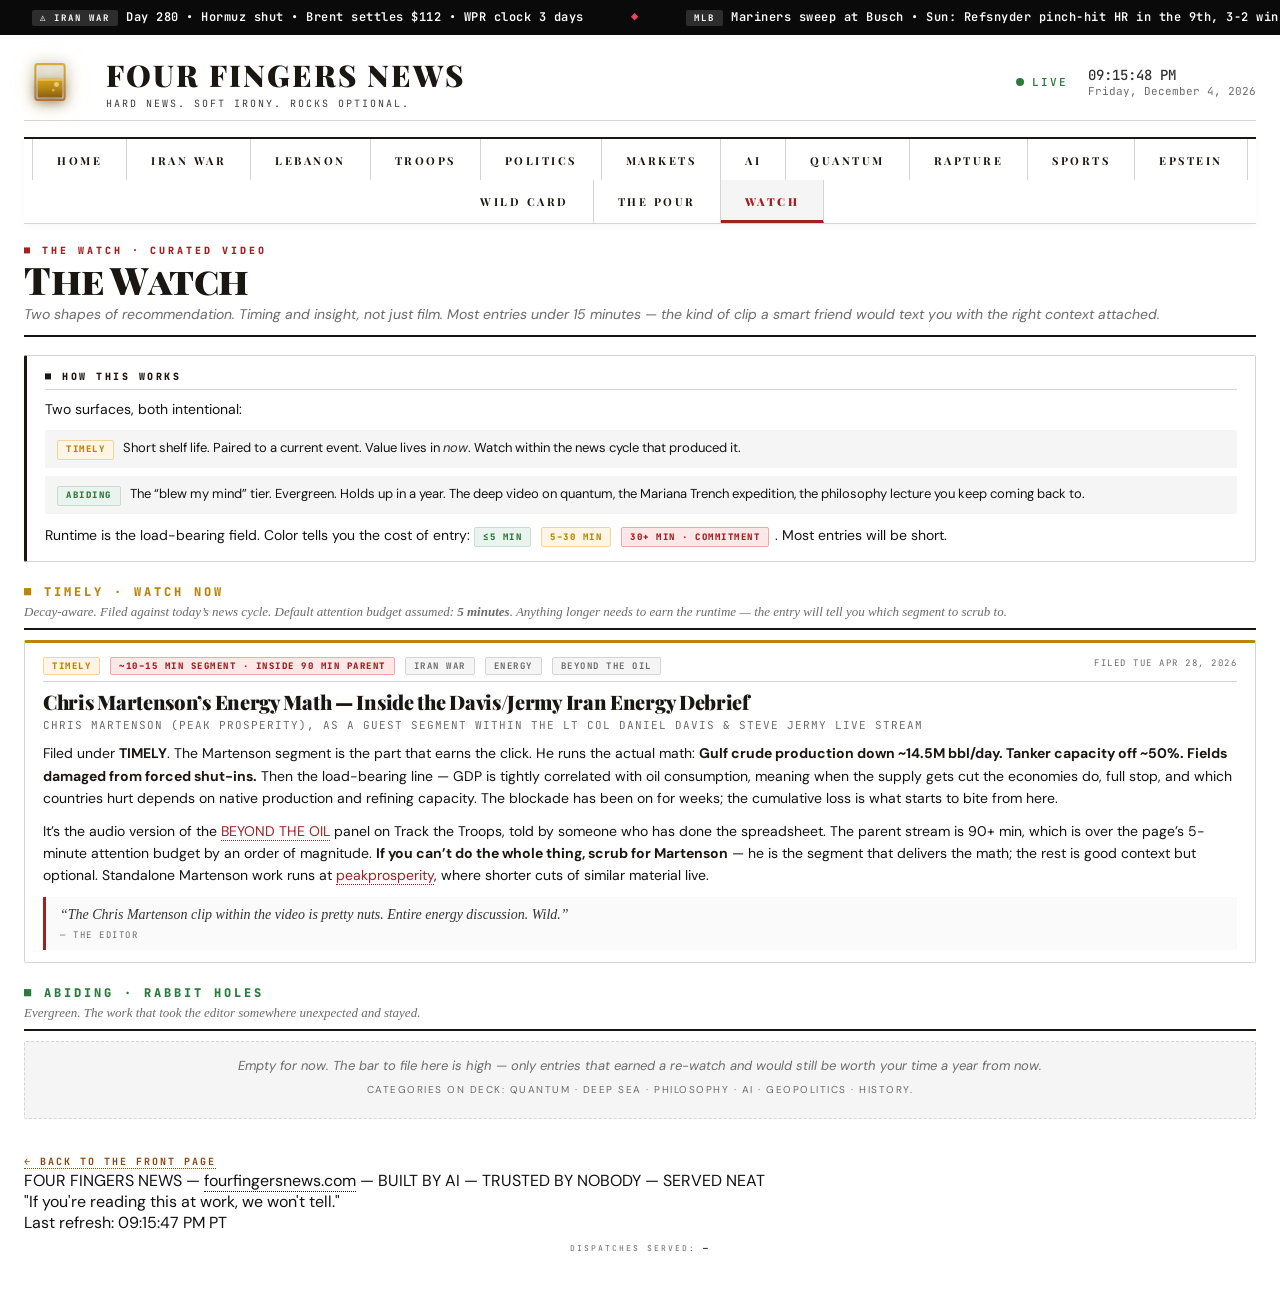
<file: watch.html>
<!DOCTYPE html>
<html lang="en">
<head>
<meta charset="UTF-8">
<meta name="viewport" content="width=device-width, initial-scale=1.0">
<meta http-equiv="Cache-Control" content="no-cache, no-store, must-revalidate"><meta http-equiv="Pragma" content="no-cache"><meta http-equiv="Expires" content="0">
<title>The Watch &mdash; Four Fingers News</title>
<meta name="description" content="Curated video. Two shapes — TIMELY (short shelf life, current-event paired) and ABIDING (evergreen, the blew-my-mind tier). Timing and insight over film recommendation.">
<meta name="theme-color" content="#0f1419">
<link rel="canonical" href="https://fourfingersnews.com/">
<meta property="og:type" content="website">
<meta property="og:site_name" content="Four Fingers News">
<meta property="og:title" content="The Watch &mdash; Four Fingers News">
<meta property="og:description" content="Curated video. Two shapes — TIMELY (short shelf life, current-event paired) and ABIDING (evergreen, the blew-my-mind tier). Timing and insight over film recommendation.">
<meta property="og:url" content="https://fourfingersnews.com/">
<meta name="twitter:card" content="summary_large_image">
<meta name="twitter:title" content="The Watch &mdash; Four Fingers News">
<meta name="twitter:description" content="Curated video. Two shapes — TIMELY (short shelf life, current-event paired) and ABIDING (evergreen, the blew-my-mind tier). Timing and insight over film recommendation.">
<link rel="icon" href="data:image/svg+xml,%3Csvg xmlns='http://www.w3.org/2000/svg' viewBox='0 0 64 64'%3E%3Crect x='14' y='10' width='36' height='44' rx='3' ry='3' fill='none' stroke='%23d4af37' stroke-width='3'/%3E%3Crect x='17' y='28' width='30' height='23' fill='%23b8860b' opacity='0.95'/%3E%3Crect x='17' y='28' width='30' height='3' fill='%23d4a017' opacity='0.9'/%3E%3Ccircle cx='40' cy='34' r='3' fill='%23fff8e7' opacity='0.55'/%3E%3C/svg%3E">
<link rel="stylesheet" href="assets/style.css?v=1777391998">
</head>
<body class="light-mode">

<div class="chyron" id="chyronBar">
  <div class="chyron-track" id="chyronTrack">
    <span class="chyron-item"><span class="chyron-label">&#9888;&#65039; IRAN WAR</span>Day <span class="iran-day-count">61</span> &bull; Hormuz shut &bull; Brent settles $112 &bull; WPR clock 3 days</span>
    <span class="chyron-sep">&#9670;</span>
    <span class="chyron-item"><span class="chyron-label">MLB</span><span class="chyronMLB">Mariners sweep at Busch &bull; Sun: Refsnyder pinch-hit HR in the 9th, 3-2 win &bull; First road sweep of the year after the 1-8 start &bull; Bats: 19 hits Sat, the season high</span></span>
    <span class="chyron-sep">&#9670;</span>
    <span class="chyron-item"><span class="chyronKraken"><span class="chyron-label">KRAKEN</span>Season over &bull; 34-34-11 (79 pts) &bull; 3rd straight playoff miss &bull; Ron Francis out as hockey ops prez &bull; GM search underway &bull; Stanley Cup Playoffs Round 1 in progress &mdash; Kraken watching from the couch again</span></span>
    <span class="chyron-sep">&#9670;</span>
    <span class="chyron-item"><span class="chyron-label">&#9971; PGA</span>Rory&rsquo;s back-to-back Masters in the books &bull; PGA Tour heads to RBC Heritage (Hilton Head) this week &bull; Scheffler defending &bull; Rory rumored for early-season LIV exhibition &mdash; PGA Tour silent</span>
    <span class="chyron-sep">&#9670;</span>
    <span class="chyron-item"><span class="chyron-label">NFL</span>Draft Rd 1&ndash;3 done &bull; Seahawks: RB Jadarian Price (Notre Dame) #32 &middot; S Bud Clark (TCU) #64 &middot; CB Julian Neal (Arkansas) #99 &mdash; back-half-of-the-secondary class, Clark a 15-INT ball-hawk &bull; Raiders QB Mendoza #1 overall &bull; Rams QB Ty Simpson #13 &bull; 9 OL in Rd 1 ties the record &bull; 4 Ohio St in the top 11 &bull; Rd 4&ndash;7 wrapped Sat</span>
    <span class="chyron-sep">&#9670;</span>
    <span class="chyron-item"><span class="chyron-label">&#128176; POLYMARKET</span>$200M+ traded on Iran war markets &bull; 50+ accounts under insider probe &bull; Congress demanding investigation &bull; Bets placed hours before ceasefire &bull; DOJ Thu charges Army SF MSgt Van Dyke (Fayetteville) &mdash; allegedly $400K on Maduro-raid contracts using classified info; 3 CEA counts + wire fraud + unlawful monetary transaction</span>
    <span class="chyron-sep">&#9670;</span>
    <span class="chyron-item"><span class="chyron-label">&#128308; HORMUZ</span>Seizure register: US Sun Apr 19 (Touska, Gulf of Oman) &bull; US Tue (Tifani, INDOPACOM) &bull; US Thu (Majestic X, Indian Ocean) &bull; US Sat Apr 25 (Sevan, Arabian Sea, off USS Pinckney) &bull; Iran Wed (Francesca + Epaminondas in the strait) &bull; Mon tracker: 16 vessels through vs ~60/day pre-war &bull; Sat tracker (MarineTraffic): just 1 transit in 12 hrs (Greek bulk carrier LB Energy) &bull; CENTCOM: 38 redirected since Apr 13 &bull; UN IMO flags ~20,000 seafarers stranded &bull; UKMTO threat level: critical &bull; Pentagon briefs Congress on six-month mine-clearance scenario</span>
    <span class="chyron-sep">&#9670;</span>
    <span class="chyron-item"><span class="chyron-label">&#128483; EPSTEIN</span>ACTING AG BLANCHE: DOJ &ldquo;has released everything the law requires&rdquo; &mdash; file drop is &ldquo;finished&rdquo; &bull; Congress disagrees; Epstein Files Transparency Act (HR-4405) still live in House &bull; Fed judge TOSSED Trump&rsquo;s WSJ defamation suit over 50th-birthday letter Mon (Trump &ldquo;nowhere close&rdquo; to &ldquo;actual malice&rdquo;) &bull; Bondi blew off her Mon deposition &mdash; Dem Rep. Garcia moving to contempt &bull; Melania rare address denying ties &bull; ZERO new US arrests despite 3.5M+ pages &bull; 43 victim names EXPOSED in DOJ redaction fail &bull; Gates June testimony still on calendar</span>
    <span class="chyron-sep">&#9670;</span>
    <span class="chyron-item"><span class="chyron-label">&#127936; NBA</span>PLAYOFFS R1 &bull; Sun: BOS 128-96 over PHI (BOS leads 3-1, Pritchard 32) &bull; TOR 93-89 over CLE (series 2-2, Barnes 23/9/6) &bull; SAS 114-93 over POR (SAS leads 3-1, Wemby 27/12) &bull; HOU 115-96 over LAL (forces G5 in LA) &bull; Sat: ATL-NYK and MIN-DEN G3 &bull; DET-ORL 1-1 &bull; OKC lead PHX 1-0</span>
    <span class="chyron-sep">&#9670;</span>
    <span class="chyron-item"><span class="chyron-label">&#128483; TRUMP</span>Mon: Cole Tomas Allen arraignment in DC fed court on firearm + assault-on-a-federal-officer counts; more charges expected &bull; Sun PM: WaPo/CNN report a note Allen sent family ~10 min before the WHCD attack &mdash; signed &ldquo;friendly federal assassin,&rdquo; ranks admin officials as targets &ldquo;from highest-ranking to lowest&rdquo; with an explicit exception for FBI Dir. Patel; investigators describe anti-Trump and anti-Christian rhetoric and grievances over detention-camp conditions; Allen wrote he does &ldquo;not expect forgiveness&rdquo; &bull; Sat 8:36 PM ET: armed man charges Secret Service line in WH Hilton lobby at the WHCD &mdash; Trump rushed off the dais; Vance, Hegseth, Rubio in the ballroom and moved out; one Secret Service agent shot at close range, vest stopped the round, suspect tackled. US Atty Pirro: 2 firearm counts + assault on a federal officer; arraignment Mon &bull; Sat AM to Fox&rsquo;s Aishah Hasnie: Witkoff &amp; Kushner NOT flying to Pakistan &mdash; &ldquo;we have all the cards&hellip; you&rsquo;re not going to be making any more 18-hour flights to sit around talking about nothing&rdquo;; Iran &ldquo;can call us anytime&rdquo; &bull; Sat Truth Social: &ldquo;tremendous infighting and confusion within their &lsquo;leadership.&rsquo; Nobody knows who is in charge, including them &hellip; we have all the cards, they have none! If they want to talk, all they have to do is call!!&rdquo; &bull; Sat reporters after the cancel: Iran &ldquo;within 10 minutes&hellip; gave us a new paper that was much better &hellip; a lot but not enough&rdquo;</span>
    <span class="chyron-sep">&#9670;</span>
    <span class="chyron-item"><span class="chyron-label">&#127777; CLIMATE</span>March 2026 hottest on record for Lower 48 &bull; Emperor penguins declared ENDANGERED &bull; Antarctic ice at record low &bull; Colorado St forecasts 13 named storms, 6 hurricanes for 2026 &bull; This is fine</span>
    <span class="chyron-sep">&#9670;</span>
    <span class="chyron-item"><span class="chyron-label">&#9962; POPE LEO XIV</span>In Equatorial Guinea &mdash; final leg of 11-day Africa tour &bull; Visited prison in Bata, told inmates &ldquo;you are not alone&rdquo; &bull; Open-air Mass in Malabo Thu, then home to Rome &bull; Tour hit Algeria &rarr; Cameroon &rarr; Angola &rarr; EQ &bull; Called out neocolonialism, corruption, extractivism across the continent &bull; 18,000 km covered</span>
    <span class="chyron-sep">&#9670;</span>
    <span class="chyron-item"><span class="chyron-label">&#127470;&#127481; ITALY</span>Meloni SUSPENDS auto-renewal of 2003 defense cooperation pact with Israel &mdash; announced Tue at Verona event &bull; Trigger: IDF fired warning shots at Italian UN peacekeeping convoy in Lebanon, damaged a vehicle &bull; Italy summoned Israel&rsquo;s ambassador &bull; Same day Trump trashed her in Corriere della Sera: &ldquo;I thought she had courage&rdquo; &bull; Israeli MFA pushes back: &ldquo;no security agreement with Italy&rdquo; &mdash; calls 2003 MoU empty &bull; Meloni also called Trump&rsquo;s attacks on Pope &ldquo;unacceptable&rdquo;</span>
    <span class="chyron-sep">&#9670;</span>
    <span class="chyron-item"><span class="chyron-label">&#127988;&#65039; CONGRESS</span>Reps. Tony Gonzales (R-TX) &amp; Eric Swalwell (D-CA) resigned &bull; Sudan enters YEAR 4 of war &mdash; UN humanitarian chief Fletcher: &ldquo;another year the world has failed the test of Sudan&rdquo; &bull; Maine lawmakers approve bill freezing new data centers until Nov 2027</span>
    <span class="chyron-sep">&#9670;</span>
    <span class="chyron-item"><span class="chyron-label">&#127473;&#127463; LEBANON</span>Three-week extension eight days old &bull; MON AM: IDF strikes Hezbollah sites in the Beqaa Valley &mdash; first Beqaa hit in ~3 weeks (Times of Israel) &bull; MON: Pres. Aoun to a southern delegation &mdash; negotiating with Israel &ldquo;is not betrayal&rdquo;; betrayal is &ldquo;those who take their country to war to serve foreign interests&rdquo; &bull; MON: HZ Sec-Gen Qassem rejects reported Beirut&ndash;Tel Aviv direct-talks plan as &ldquo;a grave sin&rdquo; &bull; MON AM: IDF kills Hussein Makled, head of Hezbollah intelligence HQ, in overnight Beirut precise strike &mdash; first Beirut hit since the Apr 19 extension began; HZ frames retaliation as &ldquo;legitimate response&rdquo; &bull; Western Galilee sirens Mon AM on suspected HZ drone &bull; Northern Israeli border-town mayors Sun PM: schools close from Tue, citing rocket and drone fire the ceasefire has not stopped &bull; FIRST IDF KIA INSIDE THE EXTENSION: Sgt. Idan Fooks, 19, killed Sun AM by Hezbollah explosive drone in Taybeh during tank repair &mdash; 6 wounded (4 serious incl. an officer, 1 moderate, 1 light); 2 follow-on drones at medevac, 1 intercepted, 1 detonated near responders; HZ takes credit, calls it response to truce violations &bull; Sun AM: IDF spox Adraee orders 7 villages N of the Litani to evacuate &mdash; will &ldquo;act forcefully&rdquo; vs HZ targets; strikes commence post-order, Kfar Tibnit hit with casualties (Lebanese state media) &bull; Netanyahu: HZ violations &ldquo;in practice, dismantling the ceasefire&rdquo; &bull; Sat: 2 Hezbollah projectiles at north (1 intercepted, 1 in open ground), sirens in Manara/Margaliot/Misgav Am &bull; IDF says six gunmen killed in Bint Jbeil exchange &bull; Netanyahu orders strikes &ldquo;with force&rdquo; &mdash; IDF hits Hezbollah-linked buildings in Haddatha, Zibqine, al-Sultaniyeh and Kherbet Selm, claims &ldquo;more than 15 eliminated&rdquo; (incl. three in a vehicle &ldquo;loaded with weapons&rdquo;) &bull; IAF intercepts &ldquo;suspicious aerial target&rdquo; over south Sat PM; Hezbollah downs IDF drone &bull; NNA: 4 killed on truck + motorcycle in Yohmor al-Shaqif (Nabatieh); 2 killed/17 wounded (women and children among the wounded) in Safad al-Battikh &bull; Lebanon Health Min: 6 killed across Sat strikes &bull; Sun PM: Pres. Aoun calls Litani-bridge strikes a &ldquo;dangerous escalation,&rdquo; an attempt &ldquo;to sever geographical connectivity&rdquo; between south Lebanon and the rest, obstructing humanitarian aid &bull; Sun PM: Hezbollah recasts the Taybeh hit as a roadside-bomb ambush on an 8-vehicle Israeli armored convoy moving Taybeh&rarr;Deir Seryan, claims 4 Merkavas destroyed/set ablaze; IDF count unchanged at 1 KIA + 6 wounded &bull; Scope on paper still: halt to strikes, IDF withdrawal, prisoner release, LAF deployment, reconstruction &bull; Hezbollah still rejects the track</span>
    <span class="chyron-sep">&#9670;</span>
    <span class="chyron-item"><span class="chyron-label">&#127916;&#65039; MEDIA</span>WBD shareholders Thu approve the $110B Paramount Skydance merger &mdash; $31/share values Warner Bros. Discovery at ~$77B &bull; Combines HBO Max, CNN, TBS, TNT, and the Warner Bros. film studio into the Paramount Skydance stack &bull; Regulatory review next in Washington (DOJ subpoenas sent late Mar on studio output, content rights, streaming, theaters) and London &bull; Both boards had endorsed unanimously</span>
    <span class="chyron-sep">&#9670;</span>
    <span class="chyron-item"><span class="chyron-label">&#128200; MARKETS</span>Mon midday: SPX &minus;0.2% / Dow &minus;0.4% (~&minus;193 pts) / NDX softer ahead of Mag-7 wk + Wed FOMC (priced 100% hold) &bull; Brent ~$108.11 (~+2.6%) past the Asia 3-wk high; WTI tops $96 (~+2%) &bull; Asia: Nikkei +1.4% record, Kospi +1.83% record, MSCI Asia-Pac +1.7%, MSCI EM record, TSMC +6% record &bull; Fri close: S&amp;P 7,165.08 (+0.8%) record, Nasdaq Comp 24,836.60 (+1.6%) record, Dow 49,230.71 (&minus;0.2%) &bull; Semis up 18 straight &mdash; INTC tops its 2000 peak on +20&ndash;25% Q1 move ($13.6B rev, data-center $5.1B vs $4.4B est); NVDA retakes $5T cap; TXN 25-yr high &bull; Magnificent Seven earnings load the wk, Fed decision Wed &bull; DOJ drops criminal probe of Fed Chair Powell &mdash; clears Tillis hold, opens runway for Warsh confirmation</span>
    <span class="chyron-sep">&#9670;</span>
    <span class="chyron-item"><span class="chyron-label">QUANTUM</span>Quantinuum hits 94 logical qubits from 98 physical &bull; Error correction at break-even &bull; Q-Day estimates lurch to ~2030 &bull; China&rsquo;s 3,700km quantum network live &bull; Google Willow 13,000x advantage &bull; $38B global spend</span>
    <span class="chyron-sep">&#9670;</span>
    <span class="chyron-item"><span class="chyron-label">&#9943;&#65039; TRUTH</span>Trump Thu AM: Navy &ldquo;to shoot and kill any boat&rdquo; laying mines in Hormuz, &ldquo;no hesitation&rdquo; &bull; Minesweepers &ldquo;tripled up&rdquo; &bull; Frame: &ldquo;total control,&rdquo; strait &ldquo;Sealed up Tight&rdquo; &bull; &ldquo;No ship can enter or leave without the approval of the United States Navy... until such time as Iran is able to make a DEAL&rdquo;</span>
    <span class="chyron-sep">&#9670;</span>
    <span class="chyron-item"><span class="chyron-label">&#128138; HEALTH</span>73% of Americans say insurer delays/denials are major problem &bull; Sheer Health launching to fight insurance battles &bull; AbbVie + Genentech joining White House discount drug site</span>
    <span class="chyron-sep">&#9670;</span>
    <span class="chyron-item"><span class="chyron-label">&#9878; ANTITRUST</span>Federal jury finds Live Nation ILLEGALLY MONOPOLIZED US concert ticketing &bull; 30+ states brought case without DOJ support &bull; Consumer refunds possible &bull; Ticketmaster dominance confirmed in court</span>
    <span class="chyron-sep">&#9670;</span>
    <span class="chyron-item"><span class="chyron-label">GAS</span><span id="chyronGas1">Seattle avg: loading...</span></span>
    <span class="chyron-sep">&#9670;</span>
    <span class="chyron-item"><span class="chyron-label">&#9981; GAS</span><span id="chyronGasNatl">Nat'l avg: loading...</span></span>
    <span class="chyron-sep">&#9670;</span>
    <span class="chyron-item"><span class="chyron-label">&#9888;&#65039; IRAN WAR</span>Day <span class="iran-day-count">61</span> &bull; Hormuz shut &bull; Brent settles $112 &bull; WPR clock 3 days</span>
    <span class="chyron-sep">&#9670;</span>
    <span class="chyron-item"><span class="chyron-label">MLB</span><span class="chyronMLB">Mariners sweep at Busch &bull; Sun: Refsnyder pinch-hit HR in the 9th, 3-2 win &bull; First road sweep of the year after the 1-8 start &bull; Bats: 19 hits Sat, the season high</span></span>
    <span class="chyron-sep">&#9670;</span>
    <span class="chyron-item"><span class="chyronKraken"><span class="chyron-label">KRAKEN</span>Season over &bull; 34-34-11 (79 pts) &bull; 3rd straight playoff miss &bull; Ron Francis out as hockey ops prez &bull; GM search underway &bull; Stanley Cup Playoffs Round 1 in progress &mdash; Kraken watching from the couch again</span></span>
    <span class="chyron-sep">&#9670;</span>
    <span class="chyron-item"><span class="chyron-label">&#9971; PGA</span>Rory&rsquo;s back-to-back Masters in the books &bull; PGA Tour heads to RBC Heritage (Hilton Head) this week &bull; Scheffler defending &bull; Rory rumored for early-season LIV exhibition &mdash; PGA Tour silent</span>
    <span class="chyron-sep">&#9670;</span>
    <span class="chyron-item"><span class="chyron-label">NFL</span>Draft Rd 1&ndash;3 done &bull; Seahawks: RB Jadarian Price (Notre Dame) #32 &middot; S Bud Clark (TCU) #64 &middot; CB Julian Neal (Arkansas) #99 &mdash; back-half-of-the-secondary class, Clark a 15-INT ball-hawk &bull; Raiders QB Mendoza #1 overall &bull; Rams QB Ty Simpson #13 &bull; 9 OL in Rd 1 ties the record &bull; 4 Ohio St in the top 11 &bull; Rd 4&ndash;7 wrapped Sat</span>
    <span class="chyron-sep">&#9670;</span>
    <span class="chyron-item"><span class="chyron-label">&#128176; POLYMARKET</span>$200M+ traded on Iran war markets &bull; 50+ accounts under insider probe &bull; Congress demanding investigation &bull; Bets placed hours before ceasefire &bull; DOJ Thu charges Army SF MSgt Van Dyke (Fayetteville) &mdash; allegedly $400K on Maduro-raid contracts using classified info; 3 CEA counts + wire fraud + unlawful monetary transaction</span>
    <span class="chyron-sep">&#9670;</span>
    <span class="chyron-item"><span class="chyron-label">&#128308; HORMUZ</span>Seizure register: US Sun Apr 19 (Touska, Gulf of Oman) &bull; US Tue (Tifani, INDOPACOM) &bull; US Thu (Majestic X, Indian Ocean) &bull; US Sat Apr 25 (Sevan, Arabian Sea, off USS Pinckney) &bull; Iran Wed (Francesca + Epaminondas in the strait) &bull; Mon tracker: 16 vessels through vs ~60/day pre-war &bull; Sat tracker (MarineTraffic): just 1 transit in 12 hrs (Greek bulk carrier LB Energy) &bull; CENTCOM: 38 redirected since Apr 13 &bull; UN IMO flags ~20,000 seafarers stranded &bull; UKMTO threat level: critical &bull; Pentagon briefs Congress on six-month mine-clearance scenario</span>
    <span class="chyron-sep">&#9670;</span>
    <span class="chyron-item"><span class="chyron-label">&#128483; EPSTEIN</span>ACTING AG BLANCHE: DOJ &ldquo;has released everything the law requires&rdquo; &mdash; file drop is &ldquo;finished&rdquo; &bull; Congress disagrees; Epstein Files Transparency Act (HR-4405) still live in House &bull; Fed judge TOSSED Trump&rsquo;s WSJ defamation suit over 50th-birthday letter Mon (Trump &ldquo;nowhere close&rdquo; to &ldquo;actual malice&rdquo;) &bull; Bondi blew off her Mon deposition &mdash; Dem Rep. Garcia moving to contempt &bull; Melania rare address denying ties &bull; ZERO new US arrests despite 3.5M+ pages &bull; 43 victim names EXPOSED in DOJ redaction fail &bull; Gates June testimony still on calendar</span>
    <span class="chyron-sep">&#9670;</span>
    <span class="chyron-item"><span class="chyron-label">&#127936; NBA</span>PLAYOFFS R1 &bull; Sun: BOS 128-96 over PHI (BOS leads 3-1, Pritchard 32) &bull; TOR 93-89 over CLE (series 2-2, Barnes 23/9/6) &bull; SAS 114-93 over POR (SAS leads 3-1, Wemby 27/12) &bull; HOU 115-96 over LAL (forces G5 in LA) &bull; Sat: ATL-NYK and MIN-DEN G3 &bull; DET-ORL 1-1 &bull; OKC lead PHX 1-0</span>
    <span class="chyron-sep">&#9670;</span>
    <span class="chyron-item"><span class="chyron-label">&#128483; TRUMP</span>Mon: Cole Tomas Allen arraignment in DC fed court on firearm + assault-on-a-federal-officer counts; more charges expected &bull; Sun PM: WaPo/CNN report a note Allen sent family ~10 min before the WHCD attack &mdash; signed &ldquo;friendly federal assassin,&rdquo; ranks admin officials as targets &ldquo;from highest-ranking to lowest&rdquo; with an explicit exception for FBI Dir. Patel; investigators describe anti-Trump and anti-Christian rhetoric and grievances over detention-camp conditions; Allen wrote he does &ldquo;not expect forgiveness&rdquo; &bull; Sat 8:36 PM ET: armed man charges Secret Service line in WH Hilton lobby at the WHCD &mdash; Trump rushed off the dais; Vance, Hegseth, Rubio in the ballroom and moved out; one Secret Service agent shot at close range, vest stopped the round, suspect tackled. US Atty Pirro: 2 firearm counts + assault on a federal officer; arraignment Mon &bull; Sat AM to Fox&rsquo;s Aishah Hasnie: Witkoff &amp; Kushner NOT flying to Pakistan &mdash; &ldquo;we have all the cards&hellip; you&rsquo;re not going to be making any more 18-hour flights to sit around talking about nothing&rdquo;; Iran &ldquo;can call us anytime&rdquo; &bull; Sat Truth Social: &ldquo;tremendous infighting and confusion within their &lsquo;leadership.&rsquo; Nobody knows who is in charge, including them &hellip; we have all the cards, they have none! If they want to talk, all they have to do is call!!&rdquo; &bull; Sat reporters after the cancel: Iran &ldquo;within 10 minutes&hellip; gave us a new paper that was much better &hellip; a lot but not enough&rdquo;</span>
    <span class="chyron-sep">&#9670;</span>
    <span class="chyron-item"><span class="chyron-label">&#127777; CLIMATE</span>March 2026 hottest on record for Lower 48 &bull; Emperor penguins declared ENDANGERED &bull; Antarctic ice at record low &bull; Colorado St forecasts 13 named storms, 6 hurricanes for 2026 &bull; This is fine</span>
    <span class="chyron-sep">&#9670;</span>
    <span class="chyron-item"><span class="chyron-label">&#9962; POPE LEO XIV</span>In Equatorial Guinea &mdash; final leg of 11-day Africa tour &bull; Visited prison in Bata, told inmates &ldquo;you are not alone&rdquo; &bull; Open-air Mass in Malabo Thu, then home to Rome &bull; Tour hit Algeria &rarr; Cameroon &rarr; Angola &rarr; EQ &bull; Called out neocolonialism, corruption, extractivism across the continent &bull; 18,000 km covered</span>
    <span class="chyron-sep">&#9670;</span>
    <span class="chyron-item"><span class="chyron-label">&#127470;&#127481; ITALY</span>Meloni SUSPENDS auto-renewal of 2003 defense cooperation pact with Israel &mdash; announced Tue at Verona event &bull; Trigger: IDF fired warning shots at Italian UN peacekeeping convoy in Lebanon, damaged a vehicle &bull; Italy summoned Israel&rsquo;s ambassador &bull; Same day Trump trashed her in Corriere della Sera: &ldquo;I thought she had courage&rdquo; &bull; Israeli MFA pushes back: &ldquo;no security agreement with Italy&rdquo; &mdash; calls 2003 MoU empty &bull; Meloni also called Trump&rsquo;s attacks on Pope &ldquo;unacceptable&rdquo;</span>
    <span class="chyron-sep">&#9670;</span>
    <span class="chyron-item"><span class="chyron-label">&#127988;&#65039; CONGRESS</span>Reps. Tony Gonzales (R-TX) &amp; Eric Swalwell (D-CA) resigned &bull; Sudan enters YEAR 4 of war &mdash; UN humanitarian chief Fletcher: &ldquo;another year the world has failed the test of Sudan&rdquo; &bull; Maine lawmakers approve bill freezing new data centers until Nov 2027</span>
    <span class="chyron-sep">&#9670;</span>
    <span class="chyron-item"><span class="chyron-label">&#127473;&#127463; LEBANON</span>Three-week extension eight days old &bull; MON AM: IDF strikes Hezbollah sites in the Beqaa Valley &mdash; first Beqaa hit in ~3 weeks (Times of Israel) &bull; MON: Pres. Aoun to a southern delegation &mdash; negotiating with Israel &ldquo;is not betrayal&rdquo;; betrayal is &ldquo;those who take their country to war to serve foreign interests&rdquo; &bull; MON: HZ Sec-Gen Qassem rejects reported Beirut&ndash;Tel Aviv direct-talks plan as &ldquo;a grave sin&rdquo; &bull; MON AM: IDF kills Hussein Makled, head of Hezbollah intelligence HQ, in overnight Beirut precise strike &mdash; first Beirut hit since the Apr 19 extension began; HZ frames retaliation as &ldquo;legitimate response&rdquo; &bull; Western Galilee sirens Mon AM on suspected HZ drone &bull; Northern Israeli border-town mayors Sun PM: schools close from Tue, citing rocket and drone fire the ceasefire has not stopped &bull; FIRST IDF KIA INSIDE THE EXTENSION: Sgt. Idan Fooks, 19, killed Sun AM by Hezbollah explosive drone in Taybeh during tank repair &mdash; 6 wounded (4 serious incl. an officer, 1 moderate, 1 light); 2 follow-on drones at medevac, 1 intercepted, 1 detonated near responders; HZ takes credit, calls it response to truce violations &bull; Sun AM: IDF spox Adraee orders 7 villages N of the Litani to evacuate &mdash; will &ldquo;act forcefully&rdquo; vs HZ targets; strikes commence post-order, Kfar Tibnit hit with casualties (Lebanese state media) &bull; Netanyahu: HZ violations &ldquo;in practice, dismantling the ceasefire&rdquo; &bull; Sat: 2 Hezbollah projectiles at north (1 intercepted, 1 in open ground), sirens in Manara/Margaliot/Misgav Am &bull; IDF says six gunmen killed in Bint Jbeil exchange &bull; Netanyahu orders strikes &ldquo;with force&rdquo; &mdash; IDF hits Hezbollah-linked buildings in Haddatha, Zibqine, al-Sultaniyeh and Kherbet Selm, claims &ldquo;more than 15 eliminated&rdquo; (incl. three in a vehicle &ldquo;loaded with weapons&rdquo;) &bull; IAF intercepts &ldquo;suspicious aerial target&rdquo; over south Sat PM; Hezbollah downs IDF drone &bull; NNA: 4 killed on truck + motorcycle in Yohmor al-Shaqif (Nabatieh); 2 killed/17 wounded (women and children among the wounded) in Safad al-Battikh &bull; Lebanon Health Min: 6 killed across Sat strikes &bull; Sun PM: Pres. Aoun calls Litani-bridge strikes a &ldquo;dangerous escalation,&rdquo; an attempt &ldquo;to sever geographical connectivity&rdquo; between south Lebanon and the rest, obstructing humanitarian aid &bull; Sun PM: Hezbollah recasts the Taybeh hit as a roadside-bomb ambush on an 8-vehicle Israeli armored convoy moving Taybeh&rarr;Deir Seryan, claims 4 Merkavas destroyed/set ablaze; IDF count unchanged at 1 KIA + 6 wounded &bull; Scope on paper still: halt to strikes, IDF withdrawal, prisoner release, LAF deployment, reconstruction &bull; Hezbollah still rejects the track</span>
    <span class="chyron-sep">&#9670;</span>
    <span class="chyron-item"><span class="chyron-label">&#127916;&#65039; MEDIA</span>WBD shareholders Thu approve the $110B Paramount Skydance merger &mdash; $31/share values Warner Bros. Discovery at ~$77B &bull; Combines HBO Max, CNN, TBS, TNT, and the Warner Bros. film studio into the Paramount Skydance stack &bull; Regulatory review next in Washington (DOJ subpoenas sent late Mar on studio output, content rights, streaming, theaters) and London &bull; Both boards had endorsed unanimously</span>
    <span class="chyron-sep">&#9670;</span>
    <span class="chyron-item"><span class="chyron-label">&#128200; MARKETS</span>Mon midday: SPX &minus;0.2% / Dow &minus;0.4% (~&minus;193 pts) / NDX softer ahead of Mag-7 wk + Wed FOMC (priced 100% hold) &bull; Brent ~$108.11 (~+2.6%) past the Asia 3-wk high; WTI tops $96 (~+2%) &bull; Asia: Nikkei +1.4% record, Kospi +1.83% record, MSCI Asia-Pac +1.7%, MSCI EM record, TSMC +6% record &bull; Fri close: S&amp;P 7,165.08 (+0.8%) record, Nasdaq Comp 24,836.60 (+1.6%) record, Dow 49,230.71 (&minus;0.2%) &bull; Semis up 18 straight &mdash; INTC tops its 2000 peak on +20&ndash;25% Q1 move ($13.6B rev, data-center $5.1B vs $4.4B est); NVDA retakes $5T cap; TXN 25-yr high &bull; Magnificent Seven earnings load the wk, Fed decision Wed &bull; DOJ drops criminal probe of Fed Chair Powell &mdash; clears Tillis hold, opens runway for Warsh confirmation</span>
    <span class="chyron-sep">&#9670;</span>
    <span class="chyron-item"><span class="chyron-label">QUANTUM</span>Quantinuum hits 94 logical qubits from 98 physical &bull; Error correction at break-even &bull; Q-Day estimates lurch to ~2030 &bull; China&rsquo;s 3,700km quantum network live &bull; Google Willow 13,000x advantage &bull; $38B global spend</span>
    <span class="chyron-sep">&#9670;</span>
    <span class="chyron-item"><span class="chyron-label">&#9943;&#65039; TRUTH</span>Trump Thu AM: Navy &ldquo;to shoot and kill any boat&rdquo; laying mines in Hormuz, &ldquo;no hesitation&rdquo; &bull; Minesweepers &ldquo;tripled up&rdquo; &bull; Frame: &ldquo;total control,&rdquo; strait &ldquo;Sealed up Tight&rdquo; &bull; &ldquo;No ship can enter or leave without the approval of the United States Navy... until such time as Iran is able to make a DEAL&rdquo;</span>
    <span class="chyron-sep">&#9670;</span>
    <span class="chyron-item"><span class="chyron-label">&#128138; HEALTH</span>73% of Americans say insurer delays/denials are major problem &bull; Sheer Health launching to fight insurance battles &bull; AbbVie + Genentech joining White House discount drug site</span>
    <span class="chyron-sep">&#9670;</span>
    <span class="chyron-item"><span class="chyron-label">&#9878; ANTITRUST</span>Federal jury finds Live Nation ILLEGALLY MONOPOLIZED US concert ticketing &bull; 30+ states brought case without DOJ support &bull; Consumer refunds possible &bull; Ticketmaster dominance confirmed in court</span>
    <span class="chyron-sep">&#9670;</span>
    <span class="chyron-item"><span class="chyron-label">GAS</span><span id="chyronGas2">Seattle avg: loading...</span></span>
    <span class="chyron-sep">&#9670;</span>
    <span class="chyron-item"><span class="chyron-label">&#9981; GAS</span><span id="chyronGasNatl2">Nat'l avg: loading...</span></span>
    <span class="chyron-sep">&#9670;</span>
  </div>
</div>

<div class="bg-grid"></div>

<div class="particles" id="particles"></div>

<div class="main">

  <!-- ═══ HEADER ═══ -->
    <!-- &#9552;&#9552;&#9552; HEADER &#9552;&#9552;&#9552; -->
  <header class="header">
    <div class="header-left">
      <!-- whiskey-glass mark Ã¢ÂÂ distillery palette -->
      <svg width="52" height="52" viewBox="0 0 64 64" style="flex-shrink:0;margin-right:14px;filter:drop-shadow(0 2px 6px rgba(0,0,0,0.5)) drop-shadow(0 0 10px rgba(212,160,23,0.35));" aria-hidden="true">
        <defs>
          <linearGradient id="whiskey" x1="0" y1="0" x2="0" y2="1">
            <stop offset="0%" stop-color="#d4a017"/>
            <stop offset="50%" stop-color="#b8860b"/>
            <stop offset="100%" stop-color="#8b5a0a"/>
          </linearGradient>
          <linearGradient id="glass" x1="0" y1="0" x2="0" y2="1">
            <stop offset="0%" stop-color="#d4af37"/>
            <stop offset="100%" stop-color="#b87333"/>
          </linearGradient>
        </defs>
        <rect x="14" y="10" width="36" height="44" rx="3" ry="3" fill="none" stroke="url(#glass)" stroke-width="2.5"/>
        <rect x="17" y="28" width="30" height="23" fill="url(#whiskey)" opacity="0.95"/>
        <rect x="17" y="28" width="30" height="2.5" fill="#f0c64a" opacity="0.85"/>
        <circle cx="40" cy="35" r="3" fill="#fff8e7" opacity="0.55"/>
        <circle cx="36" cy="42" r="1.6" fill="#fff8e7" opacity="0.4"/>
        <line x1="22" y1="51" x2="42" y2="51" stroke="#fff8e7" stroke-width="0.6" opacity="0.3"/>
      </svg>
      <div>
        <div class="header-title" style="font-family:Georgia,'Playfair Display',serif;letter-spacing:2px;">FOUR FINGERS NEWS</div>
        <div class="header-subtitle" id="ffnTagline">THE NEWS, NEAT.</div>
      </div>
    </div>
    <script>
      // Tagline rotator Ã¢ÂÂ keeps all the contenders in circulation
      (function(){
        var taglines = [
          'THE NEWS, NEAT.',
          'POUR FIRST. READ SECOND.',
          'TWO FINGERS FOR THE MARKETS, TWO FOR THE POLITICS.',
          'EVERYTHING THAT MATTERS. MOST OF IT DOESN&rsquo;T.',
          'HARD NEWS. SOFT IRONY. ROCKS OPTIONAL.',
          'SERVED NEAT. NEVER WATERED DOWN.',
          'NO ICE. NO CHASER. NO SPIN.'
        ];
        var i = 0;
        var el = document.getElementById('ffnTagline');
        if(!el) return;
        // pick a random starting tagline so it&rsquo;s different each pageload
        i = Math.floor(Math.random() * taglines.length);
        el.innerHTML = taglines[i];
        setInterval(function(){
          i = (i + 1) % taglines.length;
          el.style.opacity = '0';
          setTimeout(function(){
            el.innerHTML = taglines[i];
            el.style.opacity = '';
          }, 350);
        }, 9000);
      })();
    </script>
    <div class="header-right">
      <div class="live-indicator">
        <div class="live-dot"></div>
        LIVE
      </div>
      <div>
        <div class="clock" id="clock">--:--:-- --</div>
        <div class="clock-date" id="clockDate">---</div>
      </div>
    </div>
  </header>

  <!-- ═══ SECTION NAV ═══ -->
  <nav class="section-nav">
    <div class="section-nav-inner">
      <a href="index.html">Home</a>
      <a href="iran.html">Iran War</a>
      <a href="lebanon.html">Lebanon</a>
      <a href="troops.html">Troops</a>
      <a href="politics.html">Politics</a>
      <a href="markets.html">Markets</a>
      <a href="ai.html">AI</a>
      <a href="quantum.html">Quantum</a>
      <a href="rapture.html">Rapture</a>
      <a href="sports.html">Sports</a>
      <a href="epstein.html">Epstein</a>
      <a href="wildcard.html">Wild Card</a>
      <a href="pour.html">The Pour</a>
      <a href="watch.html" class="active">Watch</a>
    </div>
  </nav>

  <!-- ═══ THE WATCH — masthead ═══ -->
  <div class="lan-page-masthead">
    <div class="lpm-tag">&#9632; THE WATCH &middot; CURATED VIDEO</div>
    <div class="lpm-name">The Watch</div>
    <div class="lpm-kicker">Two shapes of recommendation. Timing and insight, not just film. Most entries under 15 minutes &mdash; the kind of clip a smart friend would text you with the right context attached.</div>
  </div>

  <!-- ═══ EDITOR'S NOTE ═══ -->
  <div class="watch-about">
    <div class="watch-about-tag">&#9632; HOW THIS WORKS</div>
    <p>Two surfaces, both intentional:</p>
    <ul class="watch-about-list">
      <li><span class="watch-tier-pill watch-tier-timely">TIMELY</span> Short shelf life. Paired to a current event. Value lives in <em>now</em>. Watch within the news cycle that produced it.</li>
      <li><span class="watch-tier-pill watch-tier-abiding">ABIDING</span> The &ldquo;blew my mind&rdquo; tier. Evergreen. Holds up in a year. The deep video on quantum, the Mariana Trench expedition, the philosophy lecture you keep coming back to.</li>
    </ul>
    <p>Runtime is the load-bearing field. Color tells you the cost of entry: <span class="watch-rt-pill watch-rt-short">&le;5 MIN</span> <span class="watch-rt-pill watch-rt-mid">5&ndash;30 MIN</span> <span class="watch-rt-pill watch-rt-long">30+ MIN &middot; COMMITMENT</span>. Most entries will be short.</p>
  </div>

  <!-- ═══ TIMELY — WATCH NOW ═══ -->
  <div class="watch-section-head">
    <div class="watch-section-tag watch-section-tag-timely">&#9632; TIMELY &middot; WATCH NOW</div>
    <div class="watch-section-sub">Decay-aware. Filed against today&rsquo;s news cycle. Default attention budget assumed: <b>5 minutes</b>. Anything longer needs to earn the runtime &mdash; the entry will tell you which segment to scrub to.</div>
  </div>
  <div class="watch-feed" id="watchTimely">

    <!-- Entry · Apr 28, 2026 · Chris Martenson energy math (parent: Davis/Jermy live) -->
    <article class="watch-entry">
      <div class="watch-entry-head">
        <div class="watch-entry-tags">
          <span class="watch-tier-pill watch-tier-timely">TIMELY</span>
          <span class="watch-rt-pill watch-rt-long">~10&ndash;15 MIN SEGMENT &middot; INSIDE 90 MIN PARENT</span>
          <span class="watch-topic-tag">Iran War</span>
          <span class="watch-topic-tag">Energy</span>
          <span class="watch-topic-tag">Beyond The Oil</span>
        </div>
        <div class="watch-entry-date">Filed Tue Apr 28, 2026</div>
      </div>
      <h3 class="watch-entry-title">
        <a href="https://www.youtube.com/live/cjUPUniAKlo" target="_blank" rel="noopener">Chris Martenson&rsquo;s Energy Math &mdash; Inside the Davis/Jermy Iran Energy Debrief</a>
      </h3>
      <div class="watch-entry-creator">Chris Martenson (Peak Prosperity), as a guest segment within the Lt Col Daniel Davis &amp; Steve Jermy live stream</div>
      <div class="watch-entry-take">
        <p>Filed under <b>TIMELY</b>. The Martenson segment is the part that earns the click. He runs the actual math: <b>Gulf crude production down ~14.5M bbl/day. Tanker capacity off ~50%. Fields damaged from forced shut-ins.</b> Then the load-bearing line &mdash; GDP is tightly correlated with oil consumption, meaning when the supply gets cut the economies do, full stop, and which countries hurt depends on native production and refining capacity. The blockade has been on for weeks; the cumulative loss is what starts to bite from here.</p>
        <p>It&rsquo;s the audio version of the <a href="troops.html">BEYOND THE OIL</a> panel on Track the Troops, told by someone who has done the spreadsheet. The parent stream is 90+ min, which is over the page&rsquo;s 5-minute attention budget by an order of magnitude. <b>If you can&rsquo;t do the whole thing, scrub for Martenson</b> &mdash; he is the segment that delivers the math; the rest is good context but optional. Standalone Martenson work runs at <a href="https://www.youtube.com/user/ChrisMartensondotcom" target="_blank" rel="noopener">peakprosperity</a>, where shorter cuts of similar material live.</p>
        <div class="watch-pull">&ldquo;The Chris Martenson clip within the video is pretty nuts. Entire energy discussion. Wild.&rdquo;<cite>&mdash; The Editor</cite></div>
      </div>
    </article>

  </div>

  <!-- ═══ ABIDING — RABBIT HOLES ═══ -->
  <div class="watch-section-head">
    <div class="watch-section-tag watch-section-tag-abiding">&#9632; ABIDING &middot; RABBIT HOLES</div>
    <div class="watch-section-sub">Evergreen. The work that took the editor somewhere unexpected and stayed.</div>
  </div>
  <div class="watch-feed" id="watchAbiding">
    <div class="watch-empty">
      <p>Empty for now. The bar to file here is high &mdash; only entries that earned a re-watch and would still be worth your time a year from now.</p>
      <p class="watch-empty-meta">Categories on deck: Quantum &middot; Deep Sea &middot; Philosophy &middot; AI &middot; Geopolitics &middot; History.</p>
    </div>
  </div>

  <p style="margin-top:18px;"><a href="index.html" class="back-home">&larr; Back to the front page</a></p>

  <!-- ═══ FOOTER ═══ -->
    <div class="footer">
    <div class="footer-text">
      <span class="highlight">FOUR FINGERS NEWS</span> &#8212; <a href="https://fourfingersnews.com/" style="color:inherit;text-decoration:none;border-bottom:1px dotted currentColor;">fourfingersnews.com</a> &#8212; BUILT BY AI &#8212; TRUSTED BY NOBODY &#8212; SERVED NEAT
    </div>
    <div class="footer-quip">"If you're reading this at work, we won't tell."</div>
    <div class="last-refresh">Last refresh: <span id="lastRefresh">Tue Apr 28 &middot; 18:10 PT</span></div>
    <div class="visit-counter" style="margin-top:10px;font-family:'JetBrains Mono','Courier New',monospace;font-size:8px;letter-spacing:2px;color:#6b6b6b;text-align:center;text-transform:uppercase;">DISPATCHES SERVED: <span id="visitCount" style="color:#121212;font-weight:700;">&#8212;</span></div>
  </div>

</div><!-- /main -->

<script src="assets/app.js?v=1777391998"></script>
</body>
</html>
</file>
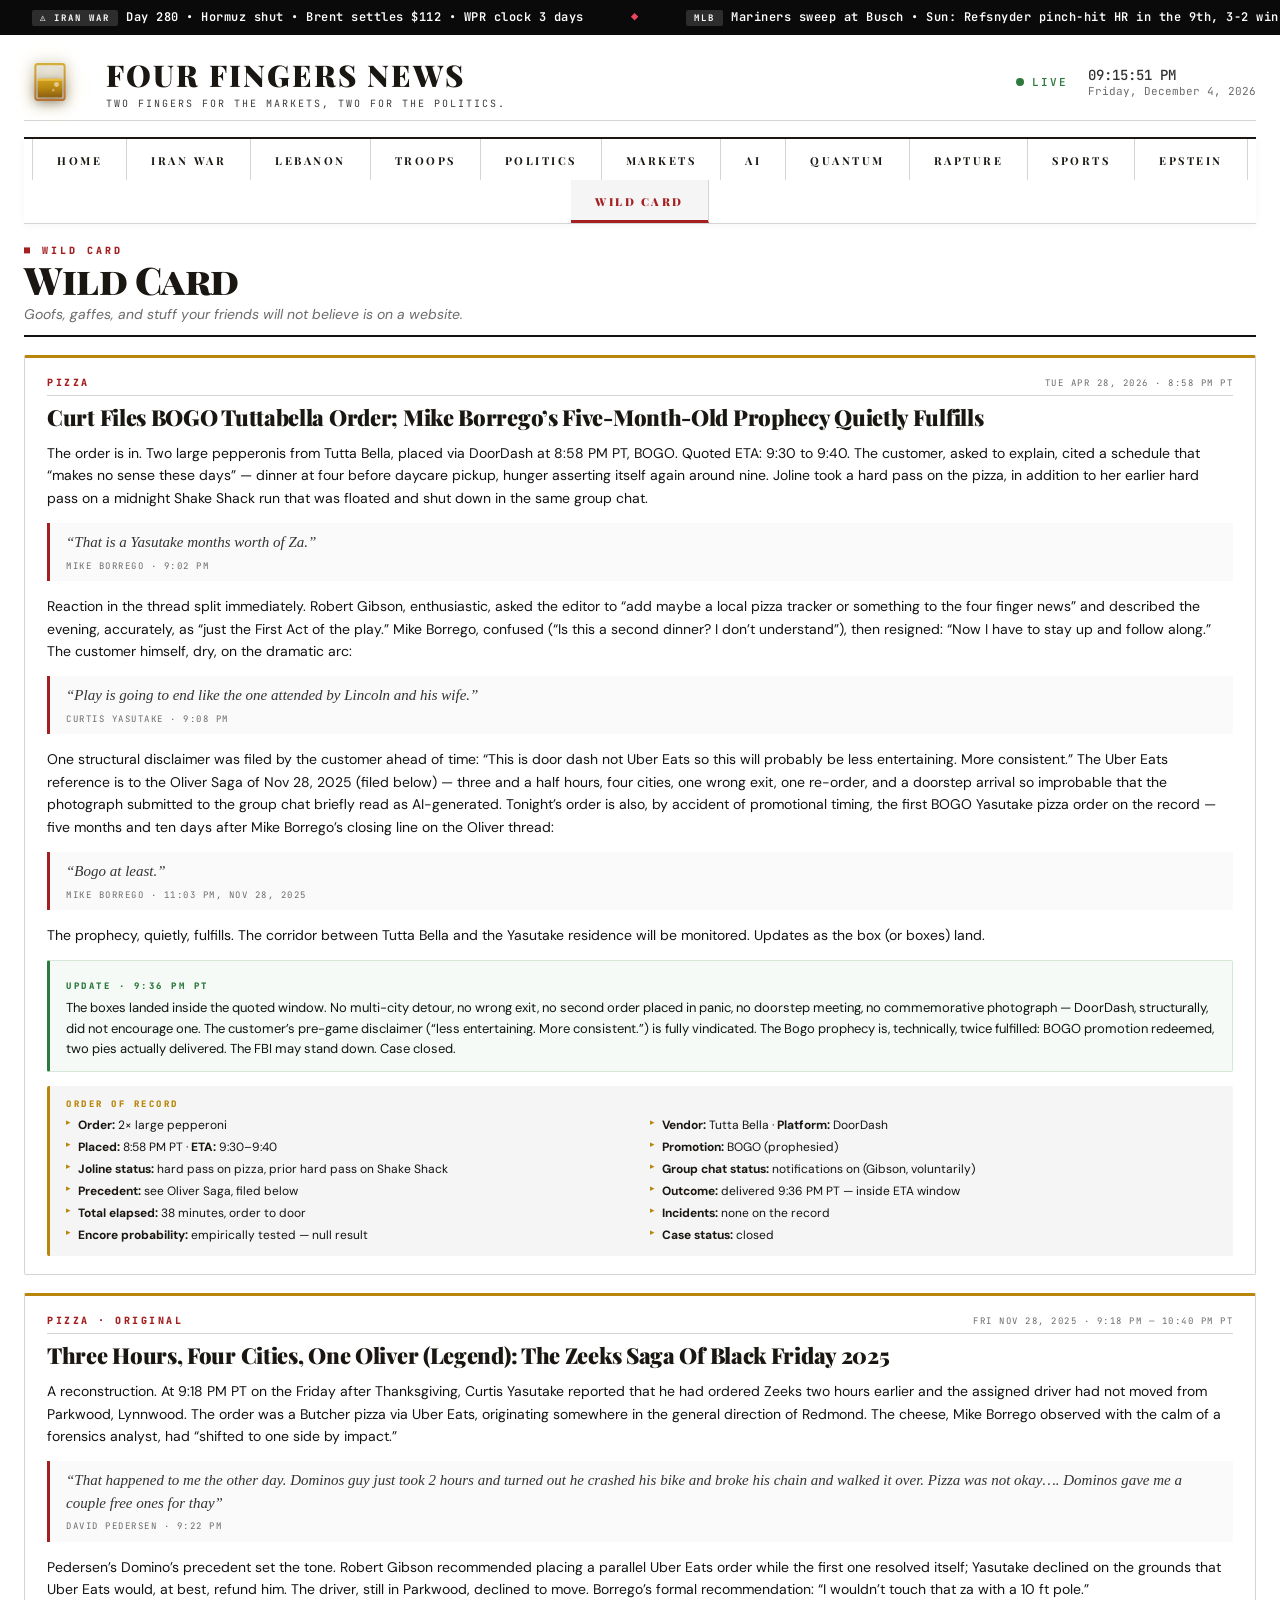
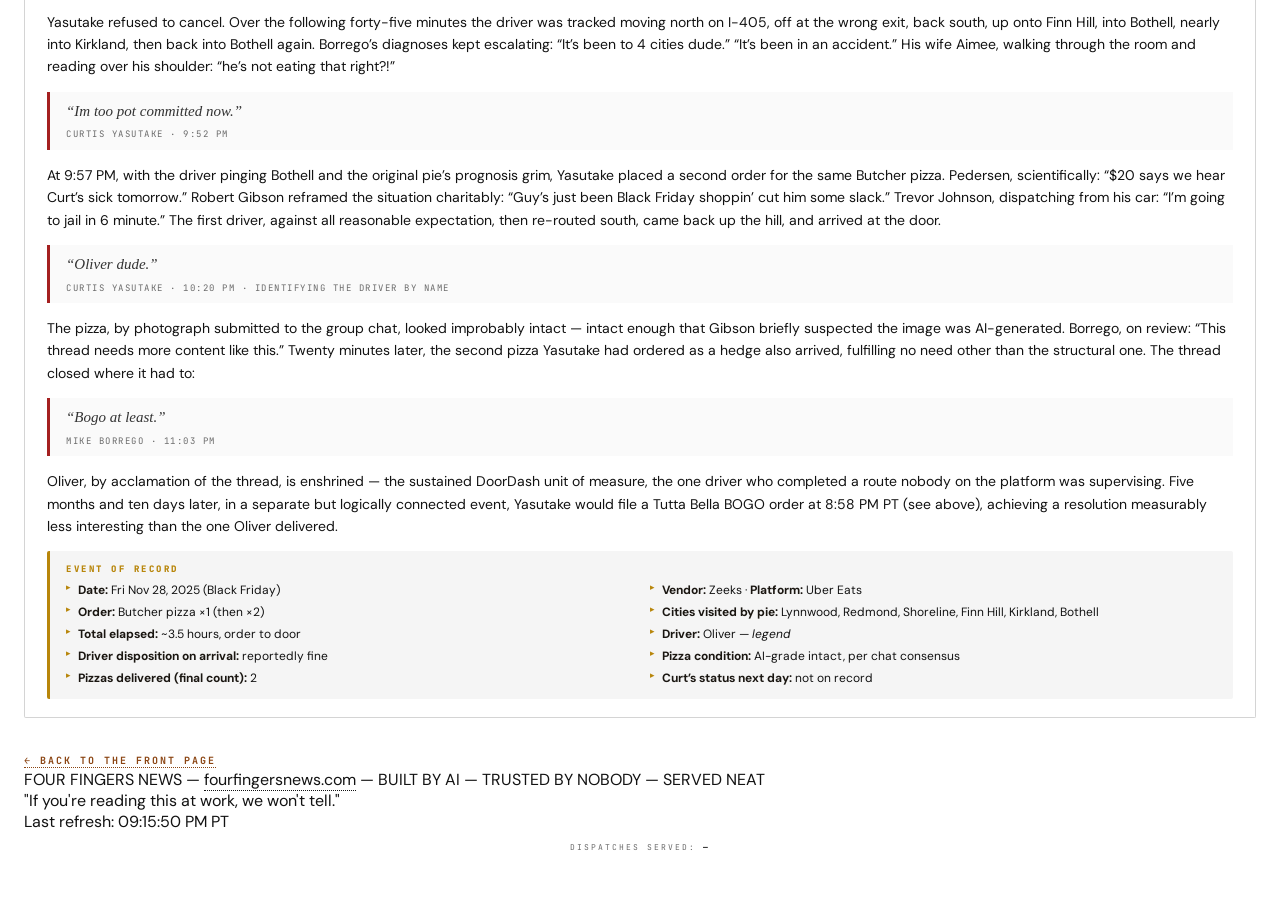
<file: wildcard.html>
<!DOCTYPE html>
<html lang="en">
<head>
<meta charset="UTF-8">
<meta name="viewport" content="width=device-width, initial-scale=1.0">
<meta http-equiv="Cache-Control" content="no-cache, no-store, must-revalidate"><meta http-equiv="Pragma" content="no-cache"><meta http-equiv="Expires" content="0">
<title>Wild Card &mdash; Four Fingers News</title>
<meta name="description" content="Goofs, gaffes, and incidents your friends will not believe are actually on a website. Pizza odysseys, doorstep meetings, and other empirical evidence that life is, in fact, weirder than the chyron.">
<meta name="theme-color" content="#0f1419">
<link rel="canonical" href="https://fourfingersnews.com/">
<meta property="og:type" content="website">
<meta property="og:site_name" content="Four Fingers News">
<meta property="og:title" content="Wild Card &mdash; Four Fingers News">
<meta property="og:description" content="Goofs, gaffes, and incidents your friends will not believe are actually on a website. Pizza odysseys, doorstep meetings, and other empirical evidence that life is, in fact, weirder than the chyron.">
<meta property="og:url" content="https://fourfingersnews.com/">
<meta name="twitter:card" content="summary_large_image">
<meta name="twitter:title" content="Wild Card &mdash; Four Fingers News">
<meta name="twitter:description" content="Goofs, gaffes, and incidents your friends will not believe are actually on a website. Pizza odysseys, doorstep meetings, and other empirical evidence that life is, in fact, weirder than the chyron.">
<link rel="icon" href="data:image/svg+xml,%3Csvg xmlns='http://www.w3.org/2000/svg' viewBox='0 0 64 64'%3E%3Crect x='14' y='10' width='36' height='44' rx='3' ry='3' fill='none' stroke='%23d4af37' stroke-width='3'/%3E%3Crect x='17' y='28' width='30' height='23' fill='%23b8860b' opacity='0.95'/%3E%3Crect x='17' y='28' width='30' height='3' fill='%23d4a017' opacity='0.9'/%3E%3Ccircle cx='40' cy='34' r='3' fill='%23fff8e7' opacity='0.55'/%3E%3C/svg%3E">
<link rel="stylesheet" href="assets/style.css?v=1777391998">
</head>
<body class="light-mode">

<div class="chyron" id="chyronBar">
  <div class="chyron-track" id="chyronTrack">
    <span class="chyron-item"><span class="chyron-label">&#9888;&#65039; IRAN WAR</span>Day <span class="iran-day-count">60</span> &bull; Hormuz shut &bull; Brent settles $112 &bull; WPR clock 3 days</span>
    <span class="chyron-sep">&#9670;</span>
    <span class="chyron-item"><span class="chyron-label">MLB</span><span class="chyronMLB">Mariners sweep at Busch &bull; Sun: Refsnyder pinch-hit HR in the 9th, 3-2 win &bull; First road sweep of the year after the 1-8 start &bull; Bats: 19 hits Sat, the season high</span></span>
    <span class="chyron-sep">&#9670;</span>
    <span class="chyron-item"><span class="chyronKraken"><span class="chyron-label">KRAKEN</span>Season over &bull; 34-34-11 (79 pts) &bull; 3rd straight playoff miss &bull; Ron Francis out as hockey ops prez &bull; GM search underway &bull; Stanley Cup Playoffs Round 1 in progress &mdash; Kraken watching from the couch again</span></span>
    <span class="chyron-sep">&#9670;</span>
    <span class="chyron-item"><span class="chyron-label">&#9971; PGA</span>Rory&rsquo;s back-to-back Masters in the books &bull; PGA Tour heads to RBC Heritage (Hilton Head) this week &bull; Scheffler defending &bull; Rory rumored for early-season LIV exhibition &mdash; PGA Tour silent</span>
    <span class="chyron-sep">&#9670;</span>
    <span class="chyron-item"><span class="chyron-label">NFL</span>Draft Rd 1&ndash;3 done &bull; Seahawks: RB Jadarian Price (Notre Dame) #32 &middot; S Bud Clark (TCU) #64 &middot; CB Julian Neal (Arkansas) #99 &mdash; back-half-of-the-secondary class, Clark a 15-INT ball-hawk &bull; Raiders QB Mendoza #1 overall &bull; Rams QB Ty Simpson #13 &bull; 9 OL in Rd 1 ties the record &bull; 4 Ohio St in the top 11 &bull; Rd 4&ndash;7 wrapped Sat</span>
    <span class="chyron-sep">&#9670;</span>
    <span class="chyron-item"><span class="chyron-label">&#128176; POLYMARKET</span>$200M+ traded on Iran war markets &bull; 50+ accounts under insider probe &bull; Congress demanding investigation &bull; Bets placed hours before ceasefire &bull; DOJ Thu charges Army SF MSgt Van Dyke (Fayetteville) &mdash; allegedly $400K on Maduro-raid contracts using classified info; 3 CEA counts + wire fraud + unlawful monetary transaction</span>
    <span class="chyron-sep">&#9670;</span>
    <span class="chyron-item"><span class="chyron-label">&#128308; HORMUZ</span>Seizure register: US Sun Apr 19 (Touska, Gulf of Oman) &bull; US Tue (Tifani, INDOPACOM) &bull; US Thu (Majestic X, Indian Ocean) &bull; US Sat Apr 25 (Sevan, Arabian Sea, off USS Pinckney) &bull; Iran Wed (Francesca + Epaminondas in the strait) &bull; Mon tracker: 16 vessels through vs ~60/day pre-war &bull; Sat tracker (MarineTraffic): just 1 transit in 12 hrs (Greek bulk carrier LB Energy) &bull; CENTCOM: 38 redirected since Apr 13 &bull; UN IMO flags ~20,000 seafarers stranded &bull; UKMTO threat level: critical &bull; Pentagon briefs Congress on six-month mine-clearance scenario</span>
    <span class="chyron-sep">&#9670;</span>
    <span class="chyron-item"><span class="chyron-label">&#128483; EPSTEIN</span>ACTING AG BLANCHE: DOJ &ldquo;has released everything the law requires&rdquo; &mdash; file drop is &ldquo;finished&rdquo; &bull; Congress disagrees; Epstein Files Transparency Act (HR-4405) still live in House &bull; Fed judge TOSSED Trump&rsquo;s WSJ defamation suit over 50th-birthday letter Mon (Trump &ldquo;nowhere close&rdquo; to &ldquo;actual malice&rdquo;) &bull; Bondi blew off her Mon deposition &mdash; Dem Rep. Garcia moving to contempt &bull; Melania rare address denying ties &bull; ZERO new US arrests despite 3.5M+ pages &bull; 43 victim names EXPOSED in DOJ redaction fail &bull; Gates June testimony still on calendar</span>
    <span class="chyron-sep">&#9670;</span>
    <span class="chyron-item"><span class="chyron-label">&#127936; NBA</span>PLAYOFFS R1 &bull; Sun: BOS 128-96 over PHI (BOS leads 3-1, Pritchard 32) &bull; TOR 93-89 over CLE (series 2-2, Barnes 23/9/6) &bull; SAS 114-93 over POR (SAS leads 3-1, Wemby 27/12) &bull; HOU 115-96 over LAL (forces G5 in LA) &bull; Sat: ATL-NYK and MIN-DEN G3 &bull; DET-ORL 1-1 &bull; OKC lead PHX 1-0</span>
    <span class="chyron-sep">&#9670;</span>
    <span class="chyron-item"><span class="chyron-label">&#128483; TRUMP</span>Mon: Cole Tomas Allen arraignment in DC fed court on firearm + assault-on-a-federal-officer counts; more charges expected &bull; Sun PM: WaPo/CNN report a note Allen sent family ~10 min before the WHCD attack &mdash; signed &ldquo;friendly federal assassin,&rdquo; ranks admin officials as targets &ldquo;from highest-ranking to lowest&rdquo; with an explicit exception for FBI Dir. Patel; investigators describe anti-Trump and anti-Christian rhetoric and grievances over detention-camp conditions; Allen wrote he does &ldquo;not expect forgiveness&rdquo; &bull; Sat 8:36 PM ET: armed man charges Secret Service line in WH Hilton lobby at the WHCD &mdash; Trump rushed off the dais; Vance, Hegseth, Rubio in the ballroom and moved out; one Secret Service agent shot at close range, vest stopped the round, suspect tackled. US Atty Pirro: 2 firearm counts + assault on a federal officer; arraignment Mon &bull; Sat AM to Fox&rsquo;s Aishah Hasnie: Witkoff &amp; Kushner NOT flying to Pakistan &mdash; &ldquo;we have all the cards&hellip; you&rsquo;re not going to be making any more 18-hour flights to sit around talking about nothing&rdquo;; Iran &ldquo;can call us anytime&rdquo; &bull; Sat Truth Social: &ldquo;tremendous infighting and confusion within their &lsquo;leadership.&rsquo; Nobody knows who is in charge, including them &hellip; we have all the cards, they have none! If they want to talk, all they have to do is call!!&rdquo; &bull; Sat reporters after the cancel: Iran &ldquo;within 10 minutes&hellip; gave us a new paper that was much better &hellip; a lot but not enough&rdquo;</span>
    <span class="chyron-sep">&#9670;</span>
    <span class="chyron-item"><span class="chyron-label">&#127777; CLIMATE</span>March 2026 hottest on record for Lower 48 &bull; Emperor penguins declared ENDANGERED &bull; Antarctic ice at record low &bull; Colorado St forecasts 13 named storms, 6 hurricanes for 2026 &bull; This is fine</span>
    <span class="chyron-sep">&#9670;</span>
    <span class="chyron-item"><span class="chyron-label">&#9962; POPE LEO XIV</span>In Equatorial Guinea &mdash; final leg of 11-day Africa tour &bull; Visited prison in Bata, told inmates &ldquo;you are not alone&rdquo; &bull; Open-air Mass in Malabo Thu, then home to Rome &bull; Tour hit Algeria &rarr; Cameroon &rarr; Angola &rarr; EQ &bull; Called out neocolonialism, corruption, extractivism across the continent &bull; 18,000 km covered</span>
    <span class="chyron-sep">&#9670;</span>
    <span class="chyron-item"><span class="chyron-label">&#127470;&#127481; ITALY</span>Meloni SUSPENDS auto-renewal of 2003 defense cooperation pact with Israel &mdash; announced Tue at Verona event &bull; Trigger: IDF fired warning shots at Italian UN peacekeeping convoy in Lebanon, damaged a vehicle &bull; Italy summoned Israel&rsquo;s ambassador &bull; Same day Trump trashed her in Corriere della Sera: &ldquo;I thought she had courage&rdquo; &bull; Israeli MFA pushes back: &ldquo;no security agreement with Italy&rdquo; &mdash; calls 2003 MoU empty &bull; Meloni also called Trump&rsquo;s attacks on Pope &ldquo;unacceptable&rdquo;</span>
    <span class="chyron-sep">&#9670;</span>
    <span class="chyron-item"><span class="chyron-label">&#127988;&#65039; CONGRESS</span>Reps. Tony Gonzales (R-TX) &amp; Eric Swalwell (D-CA) resigned &bull; Sudan enters YEAR 4 of war &mdash; UN humanitarian chief Fletcher: &ldquo;another year the world has failed the test of Sudan&rdquo; &bull; Maine lawmakers approve bill freezing new data centers until Nov 2027</span>
    <span class="chyron-sep">&#9670;</span>
    <span class="chyron-item"><span class="chyron-label">&#127473;&#127463; LEBANON</span>Three-week extension eight days old &bull; MON AM: IDF strikes Hezbollah sites in the Beqaa Valley &mdash; first Beqaa hit in ~3 weeks (Times of Israel) &bull; MON: Pres. Aoun to a southern delegation &mdash; negotiating with Israel &ldquo;is not betrayal&rdquo;; betrayal is &ldquo;those who take their country to war to serve foreign interests&rdquo; &bull; MON: HZ Sec-Gen Qassem rejects reported Beirut&ndash;Tel Aviv direct-talks plan as &ldquo;a grave sin&rdquo; &bull; MON AM: IDF kills Hussein Makled, head of Hezbollah intelligence HQ, in overnight Beirut precise strike &mdash; first Beirut hit since the Apr 19 extension began; HZ frames retaliation as &ldquo;legitimate response&rdquo; &bull; Western Galilee sirens Mon AM on suspected HZ drone &bull; Northern Israeli border-town mayors Sun PM: schools close from Tue, citing rocket and drone fire the ceasefire has not stopped &bull; FIRST IDF KIA INSIDE THE EXTENSION: Sgt. Idan Fooks, 19, killed Sun AM by Hezbollah explosive drone in Taybeh during tank repair &mdash; 6 wounded (4 serious incl. an officer, 1 moderate, 1 light); 2 follow-on drones at medevac, 1 intercepted, 1 detonated near responders; HZ takes credit, calls it response to truce violations &bull; Sun AM: IDF spox Adraee orders 7 villages N of the Litani to evacuate &mdash; will &ldquo;act forcefully&rdquo; vs HZ targets; strikes commence post-order, Kfar Tibnit hit with casualties (Lebanese state media) &bull; Netanyahu: HZ violations &ldquo;in practice, dismantling the ceasefire&rdquo; &bull; Sat: 2 Hezbollah projectiles at north (1 intercepted, 1 in open ground), sirens in Manara/Margaliot/Misgav Am &bull; IDF says six gunmen killed in Bint Jbeil exchange &bull; Netanyahu orders strikes &ldquo;with force&rdquo; &mdash; IDF hits Hezbollah-linked buildings in Haddatha, Zibqine, al-Sultaniyeh and Kherbet Selm, claims &ldquo;more than 15 eliminated&rdquo; (incl. three in a vehicle &ldquo;loaded with weapons&rdquo;) &bull; IAF intercepts &ldquo;suspicious aerial target&rdquo; over south Sat PM; Hezbollah downs IDF drone &bull; NNA: 4 killed on truck + motorcycle in Yohmor al-Shaqif (Nabatieh); 2 killed/17 wounded (women and children among the wounded) in Safad al-Battikh &bull; Lebanon Health Min: 6 killed across Sat strikes &bull; Sun PM: Pres. Aoun calls Litani-bridge strikes a &ldquo;dangerous escalation,&rdquo; an attempt &ldquo;to sever geographical connectivity&rdquo; between south Lebanon and the rest, obstructing humanitarian aid &bull; Sun PM: Hezbollah recasts the Taybeh hit as a roadside-bomb ambush on an 8-vehicle Israeli armored convoy moving Taybeh&rarr;Deir Seryan, claims 4 Merkavas destroyed/set ablaze; IDF count unchanged at 1 KIA + 6 wounded &bull; Scope on paper still: halt to strikes, IDF withdrawal, prisoner release, LAF deployment, reconstruction &bull; Hezbollah still rejects the track</span>
    <span class="chyron-sep">&#9670;</span>
    <span class="chyron-item"><span class="chyron-label">&#127916;&#65039; MEDIA</span>WBD shareholders Thu approve the $110B Paramount Skydance merger &mdash; $31/share values Warner Bros. Discovery at ~$77B &bull; Combines HBO Max, CNN, TBS, TNT, and the Warner Bros. film studio into the Paramount Skydance stack &bull; Regulatory review next in Washington (DOJ subpoenas sent late Mar on studio output, content rights, streaming, theaters) and London &bull; Both boards had endorsed unanimously</span>
    <span class="chyron-sep">&#9670;</span>
    <span class="chyron-item"><span class="chyron-label">&#128200; MARKETS</span>Mon midday: SPX &minus;0.2% / Dow &minus;0.4% (~&minus;193 pts) / NDX softer ahead of Mag-7 wk + Wed FOMC (priced 100% hold) &bull; Brent ~$108.11 (~+2.6%) past the Asia 3-wk high; WTI tops $96 (~+2%) &bull; Asia: Nikkei +1.4% record, Kospi +1.83% record, MSCI Asia-Pac +1.7%, MSCI EM record, TSMC +6% record &bull; Fri close: S&amp;P 7,165.08 (+0.8%) record, Nasdaq Comp 24,836.60 (+1.6%) record, Dow 49,230.71 (&minus;0.2%) &bull; Semis up 18 straight &mdash; INTC tops its 2000 peak on +20&ndash;25% Q1 move ($13.6B rev, data-center $5.1B vs $4.4B est); NVDA retakes $5T cap; TXN 25-yr high &bull; Magnificent Seven earnings load the wk, Fed decision Wed &bull; DOJ drops criminal probe of Fed Chair Powell &mdash; clears Tillis hold, opens runway for Warsh confirmation</span>
    <span class="chyron-sep">&#9670;</span>
    <span class="chyron-item"><span class="chyron-label">QUANTUM</span>Quantinuum hits 94 logical qubits from 98 physical &bull; Error correction at break-even &bull; Q-Day estimates lurch to ~2030 &bull; China&rsquo;s 3,700km quantum network live &bull; Google Willow 13,000x advantage &bull; $38B global spend</span>
    <span class="chyron-sep">&#9670;</span>
    <span class="chyron-item"><span class="chyron-label">&#9943;&#65039; TRUTH</span>Trump Thu AM: Navy &ldquo;to shoot and kill any boat&rdquo; laying mines in Hormuz, &ldquo;no hesitation&rdquo; &bull; Minesweepers &ldquo;tripled up&rdquo; &bull; Frame: &ldquo;total control,&rdquo; strait &ldquo;Sealed up Tight&rdquo; &bull; &ldquo;No ship can enter or leave without the approval of the United States Navy... until such time as Iran is able to make a DEAL&rdquo;</span>
    <span class="chyron-sep">&#9670;</span>
    <span class="chyron-item"><span class="chyron-label">&#128138; HEALTH</span>73% of Americans say insurer delays/denials are major problem &bull; Sheer Health launching to fight insurance battles &bull; AbbVie + Genentech joining White House discount drug site</span>
    <span class="chyron-sep">&#9670;</span>
    <span class="chyron-item"><span class="chyron-label">&#9878; ANTITRUST</span>Federal jury finds Live Nation ILLEGALLY MONOPOLIZED US concert ticketing &bull; 30+ states brought case without DOJ support &bull; Consumer refunds possible &bull; Ticketmaster dominance confirmed in court</span>
    <span class="chyron-sep">&#9670;</span>
    <span class="chyron-item"><span class="chyron-label">GAS</span><span id="chyronGas1">Seattle avg: loading...</span></span>
    <span class="chyron-sep">&#9670;</span>
    <span class="chyron-item"><span class="chyron-label">&#9981; GAS</span><span id="chyronGasNatl">Nat'l avg: loading...</span></span>
    <span class="chyron-sep">&#9670;</span>
    <span class="chyron-item"><span class="chyron-label">&#9888;&#65039; IRAN WAR</span>Day <span class="iran-day-count">60</span> &bull; Hormuz shut &bull; Brent settles $112 &bull; WPR clock 3 days</span>
    <span class="chyron-sep">&#9670;</span>
    <span class="chyron-item"><span class="chyron-label">MLB</span><span class="chyronMLB">Mariners sweep at Busch &bull; Sun: Refsnyder pinch-hit HR in the 9th, 3-2 win &bull; First road sweep of the year after the 1-8 start &bull; Bats: 19 hits Sat, the season high</span></span>
    <span class="chyron-sep">&#9670;</span>
    <span class="chyron-item"><span class="chyronKraken"><span class="chyron-label">KRAKEN</span>Season over &bull; 34-34-11 (79 pts) &bull; 3rd straight playoff miss &bull; Ron Francis out as hockey ops prez &bull; GM search underway &bull; Stanley Cup Playoffs Round 1 in progress &mdash; Kraken watching from the couch again</span></span>
    <span class="chyron-sep">&#9670;</span>
    <span class="chyron-item"><span class="chyron-label">&#9971; PGA</span>Rory&rsquo;s back-to-back Masters in the books &bull; PGA Tour heads to RBC Heritage (Hilton Head) this week &bull; Scheffler defending &bull; Rory rumored for early-season LIV exhibition &mdash; PGA Tour silent</span>
    <span class="chyron-sep">&#9670;</span>
    <span class="chyron-item"><span class="chyron-label">NFL</span>Draft Rd 1&ndash;3 done &bull; Seahawks: RB Jadarian Price (Notre Dame) #32 &middot; S Bud Clark (TCU) #64 &middot; CB Julian Neal (Arkansas) #99 &mdash; back-half-of-the-secondary class, Clark a 15-INT ball-hawk &bull; Raiders QB Mendoza #1 overall &bull; Rams QB Ty Simpson #13 &bull; 9 OL in Rd 1 ties the record &bull; 4 Ohio St in the top 11 &bull; Rd 4&ndash;7 wrapped Sat</span>
    <span class="chyron-sep">&#9670;</span>
    <span class="chyron-item"><span class="chyron-label">&#128176; POLYMARKET</span>$200M+ traded on Iran war markets &bull; 50+ accounts under insider probe &bull; Congress demanding investigation &bull; Bets placed hours before ceasefire &bull; DOJ Thu charges Army SF MSgt Van Dyke (Fayetteville) &mdash; allegedly $400K on Maduro-raid contracts using classified info; 3 CEA counts + wire fraud + unlawful monetary transaction</span>
    <span class="chyron-sep">&#9670;</span>
    <span class="chyron-item"><span class="chyron-label">&#128308; HORMUZ</span>Seizure register: US Sun Apr 19 (Touska, Gulf of Oman) &bull; US Tue (Tifani, INDOPACOM) &bull; US Thu (Majestic X, Indian Ocean) &bull; US Sat Apr 25 (Sevan, Arabian Sea, off USS Pinckney) &bull; Iran Wed (Francesca + Epaminondas in the strait) &bull; Mon tracker: 16 vessels through vs ~60/day pre-war &bull; Sat tracker (MarineTraffic): just 1 transit in 12 hrs (Greek bulk carrier LB Energy) &bull; CENTCOM: 38 redirected since Apr 13 &bull; UN IMO flags ~20,000 seafarers stranded &bull; UKMTO threat level: critical &bull; Pentagon briefs Congress on six-month mine-clearance scenario</span>
    <span class="chyron-sep">&#9670;</span>
    <span class="chyron-item"><span class="chyron-label">&#128483; EPSTEIN</span>ACTING AG BLANCHE: DOJ &ldquo;has released everything the law requires&rdquo; &mdash; file drop is &ldquo;finished&rdquo; &bull; Congress disagrees; Epstein Files Transparency Act (HR-4405) still live in House &bull; Fed judge TOSSED Trump&rsquo;s WSJ defamation suit over 50th-birthday letter Mon (Trump &ldquo;nowhere close&rdquo; to &ldquo;actual malice&rdquo;) &bull; Bondi blew off her Mon deposition &mdash; Dem Rep. Garcia moving to contempt &bull; Melania rare address denying ties &bull; ZERO new US arrests despite 3.5M+ pages &bull; 43 victim names EXPOSED in DOJ redaction fail &bull; Gates June testimony still on calendar</span>
    <span class="chyron-sep">&#9670;</span>
    <span class="chyron-item"><span class="chyron-label">&#127936; NBA</span>PLAYOFFS R1 &bull; Sun: BOS 128-96 over PHI (BOS leads 3-1, Pritchard 32) &bull; TOR 93-89 over CLE (series 2-2, Barnes 23/9/6) &bull; SAS 114-93 over POR (SAS leads 3-1, Wemby 27/12) &bull; HOU 115-96 over LAL (forces G5 in LA) &bull; Sat: ATL-NYK and MIN-DEN G3 &bull; DET-ORL 1-1 &bull; OKC lead PHX 1-0</span>
    <span class="chyron-sep">&#9670;</span>
    <span class="chyron-item"><span class="chyron-label">&#128483; TRUMP</span>Mon: Cole Tomas Allen arraignment in DC fed court on firearm + assault-on-a-federal-officer counts; more charges expected &bull; Sun PM: WaPo/CNN report a note Allen sent family ~10 min before the WHCD attack &mdash; signed &ldquo;friendly federal assassin,&rdquo; ranks admin officials as targets &ldquo;from highest-ranking to lowest&rdquo; with an explicit exception for FBI Dir. Patel; investigators describe anti-Trump and anti-Christian rhetoric and grievances over detention-camp conditions; Allen wrote he does &ldquo;not expect forgiveness&rdquo; &bull; Sat 8:36 PM ET: armed man charges Secret Service line in WH Hilton lobby at the WHCD &mdash; Trump rushed off the dais; Vance, Hegseth, Rubio in the ballroom and moved out; one Secret Service agent shot at close range, vest stopped the round, suspect tackled. US Atty Pirro: 2 firearm counts + assault on a federal officer; arraignment Mon &bull; Sat AM to Fox&rsquo;s Aishah Hasnie: Witkoff &amp; Kushner NOT flying to Pakistan &mdash; &ldquo;we have all the cards&hellip; you&rsquo;re not going to be making any more 18-hour flights to sit around talking about nothing&rdquo;; Iran &ldquo;can call us anytime&rdquo; &bull; Sat Truth Social: &ldquo;tremendous infighting and confusion within their &lsquo;leadership.&rsquo; Nobody knows who is in charge, including them &hellip; we have all the cards, they have none! If they want to talk, all they have to do is call!!&rdquo; &bull; Sat reporters after the cancel: Iran &ldquo;within 10 minutes&hellip; gave us a new paper that was much better &hellip; a lot but not enough&rdquo;</span>
    <span class="chyron-sep">&#9670;</span>
    <span class="chyron-item"><span class="chyron-label">&#127777; CLIMATE</span>March 2026 hottest on record for Lower 48 &bull; Emperor penguins declared ENDANGERED &bull; Antarctic ice at record low &bull; Colorado St forecasts 13 named storms, 6 hurricanes for 2026 &bull; This is fine</span>
    <span class="chyron-sep">&#9670;</span>
    <span class="chyron-item"><span class="chyron-label">&#9962; POPE LEO XIV</span>In Equatorial Guinea &mdash; final leg of 11-day Africa tour &bull; Visited prison in Bata, told inmates &ldquo;you are not alone&rdquo; &bull; Open-air Mass in Malabo Thu, then home to Rome &bull; Tour hit Algeria &rarr; Cameroon &rarr; Angola &rarr; EQ &bull; Called out neocolonialism, corruption, extractivism across the continent &bull; 18,000 km covered</span>
    <span class="chyron-sep">&#9670;</span>
    <span class="chyron-item"><span class="chyron-label">&#127470;&#127481; ITALY</span>Meloni SUSPENDS auto-renewal of 2003 defense cooperation pact with Israel &mdash; announced Tue at Verona event &bull; Trigger: IDF fired warning shots at Italian UN peacekeeping convoy in Lebanon, damaged a vehicle &bull; Italy summoned Israel&rsquo;s ambassador &bull; Same day Trump trashed her in Corriere della Sera: &ldquo;I thought she had courage&rdquo; &bull; Israeli MFA pushes back: &ldquo;no security agreement with Italy&rdquo; &mdash; calls 2003 MoU empty &bull; Meloni also called Trump&rsquo;s attacks on Pope &ldquo;unacceptable&rdquo;</span>
    <span class="chyron-sep">&#9670;</span>
    <span class="chyron-item"><span class="chyron-label">&#127988;&#65039; CONGRESS</span>Reps. Tony Gonzales (R-TX) &amp; Eric Swalwell (D-CA) resigned &bull; Sudan enters YEAR 4 of war &mdash; UN humanitarian chief Fletcher: &ldquo;another year the world has failed the test of Sudan&rdquo; &bull; Maine lawmakers approve bill freezing new data centers until Nov 2027</span>
    <span class="chyron-sep">&#9670;</span>
    <span class="chyron-item"><span class="chyron-label">&#127473;&#127463; LEBANON</span>Three-week extension eight days old &bull; MON AM: IDF strikes Hezbollah sites in the Beqaa Valley &mdash; first Beqaa hit in ~3 weeks (Times of Israel) &bull; MON: Pres. Aoun to a southern delegation &mdash; negotiating with Israel &ldquo;is not betrayal&rdquo;; betrayal is &ldquo;those who take their country to war to serve foreign interests&rdquo; &bull; MON: HZ Sec-Gen Qassem rejects reported Beirut&ndash;Tel Aviv direct-talks plan as &ldquo;a grave sin&rdquo; &bull; MON AM: IDF kills Hussein Makled, head of Hezbollah intelligence HQ, in overnight Beirut precise strike &mdash; first Beirut hit since the Apr 19 extension began; HZ frames retaliation as &ldquo;legitimate response&rdquo; &bull; Western Galilee sirens Mon AM on suspected HZ drone &bull; Northern Israeli border-town mayors Sun PM: schools close from Tue, citing rocket and drone fire the ceasefire has not stopped &bull; FIRST IDF KIA INSIDE THE EXTENSION: Sgt. Idan Fooks, 19, killed Sun AM by Hezbollah explosive drone in Taybeh during tank repair &mdash; 6 wounded (4 serious incl. an officer, 1 moderate, 1 light); 2 follow-on drones at medevac, 1 intercepted, 1 detonated near responders; HZ takes credit, calls it response to truce violations &bull; Sun AM: IDF spox Adraee orders 7 villages N of the Litani to evacuate &mdash; will &ldquo;act forcefully&rdquo; vs HZ targets; strikes commence post-order, Kfar Tibnit hit with casualties (Lebanese state media) &bull; Netanyahu: HZ violations &ldquo;in practice, dismantling the ceasefire&rdquo; &bull; Sat: 2 Hezbollah projectiles at north (1 intercepted, 1 in open ground), sirens in Manara/Margaliot/Misgav Am &bull; IDF says six gunmen killed in Bint Jbeil exchange &bull; Netanyahu orders strikes &ldquo;with force&rdquo; &mdash; IDF hits Hezbollah-linked buildings in Haddatha, Zibqine, al-Sultaniyeh and Kherbet Selm, claims &ldquo;more than 15 eliminated&rdquo; (incl. three in a vehicle &ldquo;loaded with weapons&rdquo;) &bull; IAF intercepts &ldquo;suspicious aerial target&rdquo; over south Sat PM; Hezbollah downs IDF drone &bull; NNA: 4 killed on truck + motorcycle in Yohmor al-Shaqif (Nabatieh); 2 killed/17 wounded (women and children among the wounded) in Safad al-Battikh &bull; Lebanon Health Min: 6 killed across Sat strikes &bull; Sun PM: Pres. Aoun calls Litani-bridge strikes a &ldquo;dangerous escalation,&rdquo; an attempt &ldquo;to sever geographical connectivity&rdquo; between south Lebanon and the rest, obstructing humanitarian aid &bull; Sun PM: Hezbollah recasts the Taybeh hit as a roadside-bomb ambush on an 8-vehicle Israeli armored convoy moving Taybeh&rarr;Deir Seryan, claims 4 Merkavas destroyed/set ablaze; IDF count unchanged at 1 KIA + 6 wounded &bull; Scope on paper still: halt to strikes, IDF withdrawal, prisoner release, LAF deployment, reconstruction &bull; Hezbollah still rejects the track</span>
    <span class="chyron-sep">&#9670;</span>
    <span class="chyron-item"><span class="chyron-label">&#127916;&#65039; MEDIA</span>WBD shareholders Thu approve the $110B Paramount Skydance merger &mdash; $31/share values Warner Bros. Discovery at ~$77B &bull; Combines HBO Max, CNN, TBS, TNT, and the Warner Bros. film studio into the Paramount Skydance stack &bull; Regulatory review next in Washington (DOJ subpoenas sent late Mar on studio output, content rights, streaming, theaters) and London &bull; Both boards had endorsed unanimously</span>
    <span class="chyron-sep">&#9670;</span>
    <span class="chyron-item"><span class="chyron-label">&#128200; MARKETS</span>Mon midday: SPX &minus;0.2% / Dow &minus;0.4% (~&minus;193 pts) / NDX softer ahead of Mag-7 wk + Wed FOMC (priced 100% hold) &bull; Brent ~$108.11 (~+2.6%) past the Asia 3-wk high; WTI tops $96 (~+2%) &bull; Asia: Nikkei +1.4% record, Kospi +1.83% record, MSCI Asia-Pac +1.7%, MSCI EM record, TSMC +6% record &bull; Fri close: S&amp;P 7,165.08 (+0.8%) record, Nasdaq Comp 24,836.60 (+1.6%) record, Dow 49,230.71 (&minus;0.2%) &bull; Semis up 18 straight &mdash; INTC tops its 2000 peak on +20&ndash;25% Q1 move ($13.6B rev, data-center $5.1B vs $4.4B est); NVDA retakes $5T cap; TXN 25-yr high &bull; Magnificent Seven earnings load the wk, Fed decision Wed &bull; DOJ drops criminal probe of Fed Chair Powell &mdash; clears Tillis hold, opens runway for Warsh confirmation</span>
    <span class="chyron-sep">&#9670;</span>
    <span class="chyron-item"><span class="chyron-label">QUANTUM</span>Quantinuum hits 94 logical qubits from 98 physical &bull; Error correction at break-even &bull; Q-Day estimates lurch to ~2030 &bull; China&rsquo;s 3,700km quantum network live &bull; Google Willow 13,000x advantage &bull; $38B global spend</span>
    <span class="chyron-sep">&#9670;</span>
    <span class="chyron-item"><span class="chyron-label">&#9943;&#65039; TRUTH</span>Trump Thu AM: Navy &ldquo;to shoot and kill any boat&rdquo; laying mines in Hormuz, &ldquo;no hesitation&rdquo; &bull; Minesweepers &ldquo;tripled up&rdquo; &bull; Frame: &ldquo;total control,&rdquo; strait &ldquo;Sealed up Tight&rdquo; &bull; &ldquo;No ship can enter or leave without the approval of the United States Navy... until such time as Iran is able to make a DEAL&rdquo;</span>
    <span class="chyron-sep">&#9670;</span>
    <span class="chyron-item"><span class="chyron-label">&#128138; HEALTH</span>73% of Americans say insurer delays/denials are major problem &bull; Sheer Health launching to fight insurance battles &bull; AbbVie + Genentech joining White House discount drug site</span>
    <span class="chyron-sep">&#9670;</span>
    <span class="chyron-item"><span class="chyron-label">&#9878; ANTITRUST</span>Federal jury finds Live Nation ILLEGALLY MONOPOLIZED US concert ticketing &bull; 30+ states brought case without DOJ support &bull; Consumer refunds possible &bull; Ticketmaster dominance confirmed in court</span>
    <span class="chyron-sep">&#9670;</span>
    <span class="chyron-item"><span class="chyron-label">GAS</span><span id="chyronGas2">Seattle avg: loading...</span></span>
    <span class="chyron-sep">&#9670;</span>
    <span class="chyron-item"><span class="chyron-label">&#9981; GAS</span><span id="chyronGasNatl2">Nat'l avg: loading...</span></span>
    <span class="chyron-sep">&#9670;</span>
  </div>
</div>

<div class="bg-grid"></div>

<div class="particles" id="particles"></div>

<div class="main">

  <!-- ═══ HEADER ═══ -->
    <!-- &#9552;&#9552;&#9552; HEADER &#9552;&#9552;&#9552; -->
  <header class="header">
    <div class="header-left">
      <!-- whiskey-glass mark Ã¢ÂÂ distillery palette -->
      <svg width="52" height="52" viewBox="0 0 64 64" style="flex-shrink:0;margin-right:14px;filter:drop-shadow(0 2px 6px rgba(0,0,0,0.5)) drop-shadow(0 0 10px rgba(212,160,23,0.35));" aria-hidden="true">
        <defs>
          <linearGradient id="whiskey" x1="0" y1="0" x2="0" y2="1">
            <stop offset="0%" stop-color="#d4a017"/>
            <stop offset="50%" stop-color="#b8860b"/>
            <stop offset="100%" stop-color="#8b5a0a"/>
          </linearGradient>
          <linearGradient id="glass" x1="0" y1="0" x2="0" y2="1">
            <stop offset="0%" stop-color="#d4af37"/>
            <stop offset="100%" stop-color="#b87333"/>
          </linearGradient>
        </defs>
        <rect x="14" y="10" width="36" height="44" rx="3" ry="3" fill="none" stroke="url(#glass)" stroke-width="2.5"/>
        <rect x="17" y="28" width="30" height="23" fill="url(#whiskey)" opacity="0.95"/>
        <rect x="17" y="28" width="30" height="2.5" fill="#f0c64a" opacity="0.85"/>
        <circle cx="40" cy="35" r="3" fill="#fff8e7" opacity="0.55"/>
        <circle cx="36" cy="42" r="1.6" fill="#fff8e7" opacity="0.4"/>
        <line x1="22" y1="51" x2="42" y2="51" stroke="#fff8e7" stroke-width="0.6" opacity="0.3"/>
      </svg>
      <div>
        <div class="header-title" style="font-family:Georgia,'Playfair Display',serif;letter-spacing:2px;">FOUR FINGERS NEWS</div>
        <div class="header-subtitle" id="ffnTagline">THE NEWS, NEAT.</div>
      </div>
    </div>
    <script>
      // Tagline rotator Ã¢ÂÂ keeps all the contenders in circulation
      (function(){
        var taglines = [
          'THE NEWS, NEAT.',
          'POUR FIRST. READ SECOND.',
          'TWO FINGERS FOR THE MARKETS, TWO FOR THE POLITICS.',
          'EVERYTHING THAT MATTERS. MOST OF IT DOESN&rsquo;T.',
          'HARD NEWS. SOFT IRONY. ROCKS OPTIONAL.',
          'SERVED NEAT. NEVER WATERED DOWN.',
          'NO ICE. NO CHASER. NO SPIN.'
        ];
        var i = 0;
        var el = document.getElementById('ffnTagline');
        if(!el) return;
        // pick a random starting tagline so it&rsquo;s different each pageload
        i = Math.floor(Math.random() * taglines.length);
        el.innerHTML = taglines[i];
        setInterval(function(){
          i = (i + 1) % taglines.length;
          el.style.opacity = '0';
          setTimeout(function(){
            el.innerHTML = taglines[i];
            el.style.opacity = '';
          }, 350);
        }, 9000);
      })();
    </script>
    <div class="header-right">
      <div class="live-indicator">
        <div class="live-dot"></div>
        LIVE
      </div>
      <div>
        <div class="clock" id="clock">--:--:-- --</div>
        <div class="clock-date" id="clockDate">---</div>
      </div>
    </div>
  </header>

  <!-- ═══ SECTION NAV ═══ -->
  <nav class="section-nav">
    <div class="section-nav-inner">
      <a href="index.html">Home</a>
      <a href="iran.html">Iran War</a>
      <a href="lebanon.html">Lebanon</a>
      <a href="troops.html">Troops</a>
      <a href="politics.html">Politics</a>
      <a href="markets.html">Markets</a>
      <a href="ai.html">AI</a>
      <a href="quantum.html">Quantum</a>
      <a href="rapture.html">Rapture</a>
      <a href="sports.html">Sports</a>
      <a href="epstein.html">Epstein</a>
      <a href="wildcard.html" class="active">Wild Card</a>
    </div>
  </nav>

  <!-- ═══ WILD CARD MASTHEAD ═══ -->
  <div class="lan-page-masthead">
    <div class="lpm-tag">&#9632; WILD CARD</div>
    <div class="lpm-name">Wild Card</div>
    <div class="lpm-kicker">Goofs, gaffes, and stuff your friends will not believe is on a website.</div>
  </div>

  <!-- ═══ WILD CARD FEED ═══ -->
  <!-- AUTO-UPDATED BY: manual; new entries go at the top of #wcFeed. -->
  <!-- EDIT TARGETS: #wcFeed (<article class="wc-entry">). Newest first. -->
  <div id="wcFeed">

    <!-- Entry · Apr 28, 2026 · Pizza -->
    <article class="wc-entry">
      <div class="wc-entry-head">
        <span class="wc-kicker">PIZZA</span>
        <span class="wc-date">Tue Apr 28, 2026 &middot; 8:58 PM PT</span>
      </div>
      <h3 class="wc-headline">Curt Files BOGO Tuttabella Order; Mike Borrego&rsquo;s Five-Month-Old Prophecy Quietly Fulfills</h3>
      <div class="wc-body">
        <p>The order is in. Two large pepperonis from Tutta Bella, placed via DoorDash at 8:58 PM PT, BOGO. Quoted ETA: 9:30 to 9:40. The customer, asked to explain, cited a schedule that &ldquo;makes no sense these days&rdquo; &mdash; dinner at four before daycare pickup, hunger asserting itself again around nine. Joline took a hard pass on the pizza, in addition to her earlier hard pass on a midnight Shake Shack run that was floated and shut down in the same group chat.</p>
        <div class="wc-pullquote">&ldquo;That is a Yasutake months worth of Za.&rdquo;<cite>Mike Borrego &middot; 9:02 PM</cite></div>
        <p>Reaction in the thread split immediately. Robert Gibson, enthusiastic, asked the editor to &ldquo;add maybe a local pizza tracker or something to the four finger news&rdquo; and described the evening, accurately, as &ldquo;just the First Act of the play.&rdquo; Mike Borrego, confused (&ldquo;Is this a second dinner? I don&rsquo;t understand&rdquo;), then resigned: &ldquo;Now I have to stay up and follow along.&rdquo; The customer himself, dry, on the dramatic arc:</p>
        <div class="wc-pullquote">&ldquo;Play is going to end like the one attended by Lincoln and his wife.&rdquo;<cite>Curtis Yasutake &middot; 9:08 PM</cite></div>
        <p>One structural disclaimer was filed by the customer ahead of time: &ldquo;This is door dash not Uber Eats so this will probably be less entertaining. More consistent.&rdquo; The Uber Eats reference is to the Oliver Saga of Nov 28, 2025 (filed below) &mdash; three and a half hours, four cities, one wrong exit, one re-order, and a doorstep arrival so improbable that the photograph submitted to the group chat briefly read as AI-generated. Tonight&rsquo;s order is also, by accident of promotional timing, the first BOGO Yasutake pizza order on the record &mdash; five months and ten days after Mike Borrego&rsquo;s closing line on the Oliver thread:</p>
        <div class="wc-pullquote">&ldquo;Bogo at least.&rdquo;<cite>Mike Borrego &middot; 11:03 PM, Nov 28, 2025</cite></div>
        <p>The prophecy, quietly, fulfills. The corridor between Tutta Bella and the Yasutake residence will be monitored. Updates as the box (or boxes) land.</p>
        <div class="wc-update">
          <span class="wc-update-tag">UPDATE &middot; 9:36 PM PT</span>
          <p>The boxes landed inside the quoted window. No multi-city detour, no wrong exit, no second order placed in panic, no doorstep meeting, no commemorative photograph &mdash; DoorDash, structurally, did not encourage one. The customer&rsquo;s pre-game disclaimer (&ldquo;less entertaining. More consistent.&rdquo;) is fully vindicated. The Bogo prophecy is, technically, twice fulfilled: BOGO promotion redeemed, two pies actually delivered. The FBI may stand down. Case closed.</p>
        </div>
      </div>
      <div class="wc-factbox">
        <div class="wc-factbox-title">ORDER OF RECORD</div>
        <ul>
          <li><b>Order:</b> 2&times; large pepperoni</li>
          <li><b>Vendor:</b> Tutta Bella &middot; <b>Platform:</b> DoorDash</li>
          <li><b>Placed:</b> 8:58 PM PT &middot; <b>ETA:</b> 9:30&ndash;9:40</li>
          <li><b>Promotion:</b> BOGO (prophesied)</li>
          <li><b>Joline status:</b> hard pass on pizza, prior hard pass on Shake Shack</li>
          <li><b>Group chat status:</b> notifications on (Gibson, voluntarily)</li>
          <li><b>Precedent:</b> see Oliver Saga, filed below</li>
          <li><b>Outcome:</b> delivered 9:36 PM PT &mdash; inside ETA window</li>
          <li><b>Total elapsed:</b> 38 minutes, order to door</li>
          <li><b>Incidents:</b> none on the record</li>
          <li><b>Encore probability:</b> empirically tested &mdash; null result</li>
          <li><b>Case status:</b> closed</li>
        </ul>
      </div>
    </article>

    <!-- Entry · Nov 28, 2025 · The Oliver Saga -->
    <article class="wc-entry">
      <div class="wc-entry-head">
        <span class="wc-kicker">PIZZA &middot; ORIGINAL</span>
        <span class="wc-date">Fri Nov 28, 2025 &middot; 9:18 PM &mdash; 10:40 PM PT</span>
      </div>
      <h3 class="wc-headline">Three Hours, Four Cities, One Oliver (Legend): The Zeeks Saga Of Black Friday 2025</h3>
      <div class="wc-body">
        <p>A reconstruction. At 9:18 PM PT on the Friday after Thanksgiving, Curtis Yasutake reported that he had ordered Zeeks two hours earlier and the assigned driver had not moved from Parkwood, Lynnwood. The order was a Butcher pizza via Uber Eats, originating somewhere in the general direction of Redmond. The cheese, Mike Borrego observed with the calm of a forensics analyst, had &ldquo;shifted to one side by impact.&rdquo;</p>
        <div class="wc-pullquote">&ldquo;That happened to me the other day. Dominos guy just took 2 hours and turned out he crashed his bike and broke his chain and walked it over. Pizza was not okay&hellip;. Dominos gave me a couple free ones for thay&rdquo;<cite>David Pedersen &middot; 9:22 PM</cite></div>
        <p>Pedersen&rsquo;s Domino&rsquo;s precedent set the tone. Robert Gibson recommended placing a parallel Uber Eats order while the first one resolved itself; Yasutake declined on the grounds that Uber Eats would, at best, refund him. The driver, still in Parkwood, declined to move. Borrego&rsquo;s formal recommendation: &ldquo;I wouldn&rsquo;t touch that za with a 10 ft pole.&rdquo;</p>
        <p>Yasutake refused to cancel. Over the following forty-five minutes the driver was tracked moving north on I-405, off at the wrong exit, back south, up onto Finn Hill, into Bothell, nearly into Kirkland, then back into Bothell again. Borrego&rsquo;s diagnoses kept escalating: &ldquo;It&rsquo;s been to 4 cities dude.&rdquo; &ldquo;It&rsquo;s been in an accident.&rdquo; His wife Aimee, walking through the room and reading over his shoulder: &ldquo;he&rsquo;s not eating that right?!&rdquo;</p>
        <div class="wc-pullquote">&ldquo;Im too pot committed now.&rdquo;<cite>Curtis Yasutake &middot; 9:52 PM</cite></div>
        <p>At 9:57 PM, with the driver pinging Bothell and the original pie&rsquo;s prognosis grim, Yasutake placed a second order for the same Butcher pizza. Pedersen, scientifically: &ldquo;$20 says we hear Curt&rsquo;s sick tomorrow.&rdquo; Robert Gibson reframed the situation charitably: &ldquo;Guy&rsquo;s just been Black Friday shoppin&rsquo; cut him some slack.&rdquo; Trevor Johnson, dispatching from his car: &ldquo;I&rsquo;m going to jail in 6 minute.&rdquo; The first driver, against all reasonable expectation, then re-routed south, came back up the hill, and arrived at the door.</p>
        <div class="wc-pullquote">&ldquo;Oliver dude.&rdquo;<cite>Curtis Yasutake &middot; 10:20 PM &middot; identifying the driver by name</cite></div>
        <p>The pizza, by photograph submitted to the group chat, looked improbably intact &mdash; intact enough that Gibson briefly suspected the image was AI-generated. Borrego, on review: &ldquo;This thread needs more content like this.&rdquo; Twenty minutes later, the second pizza Yasutake had ordered as a hedge also arrived, fulfilling no need other than the structural one. The thread closed where it had to:</p>
        <div class="wc-pullquote">&ldquo;Bogo at least.&rdquo;<cite>Mike Borrego &middot; 11:03 PM</cite></div>
        <p>Oliver, by acclamation of the thread, is enshrined &mdash; the sustained DoorDash unit of measure, the one driver who completed a route nobody on the platform was supervising. Five months and ten days later, in a separate but logically connected event, Yasutake would file a Tutta Bella BOGO order at 8:58 PM PT (see above), achieving a resolution measurably less interesting than the one Oliver delivered.</p>
      </div>
      <div class="wc-factbox">
        <div class="wc-factbox-title">EVENT OF RECORD</div>
        <ul>
          <li><b>Date:</b> Fri Nov 28, 2025 (Black Friday)</li>
          <li><b>Vendor:</b> Zeeks &middot; <b>Platform:</b> Uber Eats</li>
          <li><b>Order:</b> Butcher pizza &times;1 (then &times;2)</li>
          <li><b>Cities visited by pie:</b> Lynnwood, Redmond, Shoreline, Finn Hill, Kirkland, Bothell</li>
          <li><b>Total elapsed:</b> ~3.5 hours, order to door</li>
          <li><b>Driver:</b> Oliver &mdash; <em>legend</em></li>
          <li><b>Driver disposition on arrival:</b> reportedly fine</li>
          <li><b>Pizza condition:</b> AI-grade intact, per chat consensus</li>
          <li><b>Pizzas delivered (final count):</b> 2</li>
          <li><b>Curt&rsquo;s status next day:</b> not on record</li>
        </ul>
      </div>
    </article>

  </div>

  <p style="margin-top:18px;"><a href="index.html" class="back-home">&larr; Back to the front page</a></p>

  <!-- ═══ FOOTER ═══ -->
    <div class="footer">
    <div class="footer-text">
      <span class="highlight">FOUR FINGERS NEWS</span> &#8212; <a href="https://fourfingersnews.com/" style="color:inherit;text-decoration:none;border-bottom:1px dotted currentColor;">fourfingersnews.com</a> &#8212; BUILT BY AI &#8212; TRUSTED BY NOBODY &#8212; SERVED NEAT
    </div>
    <div class="footer-quip">"If you're reading this at work, we won't tell."</div>
    <div class="last-refresh">Last refresh: <span id="lastRefresh">Tue Apr 28 &middot; 18:10 PT</span></div>
    <div class="visit-counter" style="margin-top:10px;font-family:'JetBrains Mono','Courier New',monospace;font-size:8px;letter-spacing:2px;color:#6b6b6b;text-align:center;text-transform:uppercase;">DISPATCHES SERVED: <span id="visitCount" style="color:#121212;font-weight:700;">&#8212;</span></div>
  </div>

</div><!-- /main -->

<script src="assets/app.js?v=1777391998"></script>
</body>
</html>
</file>
<file: assets/style.css>
@import url('https://fonts.googleapis.com/css2?family=JetBrains+Mono:wght@300;400;500;600;700&family=DM+Sans:wght@300;400;500;600;700;800;900&family=Playfair+Display:wght@600;700;800;900&display=swap');

  * { margin: 0; padding: 0; box-sizing: border-box; }

  :root {
    /* Ã¢ÂÂÃ¢ÂÂÃ¢ÂÂ FOUR FINGERS NEWS Ã¢ÂÂ WSJ/NYT NEWSPRINT PALETTE Ã¢ÂÂÃ¢ÂÂÃ¢ÂÂ
       White page, black ink, red nameplate. Structure from rules
       and typography, not from color. Atmosphere through accent
       sparingly, never through ground. */
    --bg: #ffffff;              /* pure paper */
    --surface: #ffffff;         /* cards blend into page, structure from rules */
    --surface-hover: #f5f5f5;   /* neutral gray hover */
    --border: #d4d4d4;          /* neutral gray rule */
    --border-glow: #b5b5b5;     /* darker neutral rule for emphasis */
    --text: #121212;            /* near-black ink */
    --text-dim: #333333;        /* body-secondary */
    --text-muted: #6b6b6b;      /* tertiary / bylines */
    --accent: #8b4513;          /* saddle-brown whiskey accent */
    --accent-glow: rgba(139, 69, 19, 0.12);
    --green: #2d7a3e;           /* readable market green */
    --red: #a42020;             /* nameplate red / market down */
    --amber: #b8860b;           /* dark goldenrod Ã¢ÂÂ readable */
    --copper: #8b4513;          /* same as accent, for compatibility */
    --brass: #8a6d3b;           /* muted brass for rules */
    --forest-dark: #121212;     /* neutralized Ã¢ÂÂ legacy alias for ink */
    --forest-light: #121212;    /* neutralized Ã¢ÂÂ legacy alias for ink */
    --mountain-blue: #34495e;
    --mountain-slate: #566573;
    --seahawks-green: #69BE28;
    --seahawks-blue: #002244;
    --mariners-teal: #005C5C;
    --mariners-blue: #0C2C56;
    --kraken-teal: #99D9D9;
    --kraken-blue: #001628;
    --uw-purple: #4B2E83;
    --uw-gold: #B7A57A;
    --nba-blue: #1D428A;
    --nba-red: #C8102E;
  }

  body {
    background: var(--bg);
    color: var(--text);
    font-family: 'DM Sans', -apple-system, sans-serif;
    overflow-x: hidden;
    min-height: 100vh;
  }

  /* Ã¢ÂÂÃ¢ÂÂ Newsprint Background Ã¢ÂÂ quiet warm page Ã¢ÂÂÃ¢ÂÂ */
  .bg-grid {
    position: fixed;
    top: 0; left: 0;
    width: 100%; height: 100%;
    background: var(--bg);
    z-index: -1;
    pointer-events: none;
  }
  .bg-grid::after { content: none; }
  .particles { display: none !important; }

  /* &#9472;&#9472; Floating Particles &#9472;&#9472; */
  .particles {
    position: fixed;
    top: 0; left: 0;
    width: 100%; height: 100%;
    z-index: 0;
    pointer-events: none;
  }

  .particle {
    position: absolute;
    width: 2px; height: 2px;
    background: var(--forest-light);
    border-radius: 50%;
    opacity: 0;
    animation: particleFloat linear infinite;
    box-shadow: 0 0 4px rgba(111, 184, 150, 0.4);
  }

  @keyframes particleFloat {
    0% { opacity: 0; transform: translateY(100vh) scale(0); }
    10% { opacity: 0.6; }
    90% { opacity: 0.6; }
    100% { opacity: 0; transform: translateY(-10vh) scale(1); }
  }

  /* &#9472;&#9472; Main Container &#9472;&#9472; */
  .main {
    position: relative;
    z-index: 1;
    max-width: 1400px;
    margin: 0 auto;
    padding: 8px 24px 60px;
  }

  /* &#9472;&#9472; Header &#9472;&#9472; */
  .header {
    display: flex;
    align-items: center;
    justify-content: space-between;
    padding: 12px 0 10px;
    border-bottom: 1px solid var(--border);
    margin-bottom: 16px;
  }

  .header-left {
    display: flex;
    align-items: center;
    gap: 16px;
  }

  .logo-icon {
    width: 40px; height: 40px;
    border-radius: 10px;
    background: linear-gradient(135deg, var(--forest-light), var(--mountain-blue));
    display: flex;
    align-items: center;
    justify-content: center;
    font-size: 18px;
    box-shadow: 0 0 20px rgba(0, 0, 0, 0.08);
    animation: logoPulse 3s ease-in-out infinite;
  }

  @keyframes logoPulse {
    0%, 100% { box-shadow: 0 0 20px rgba(0, 0, 0, 0.08); }
    50% { box-shadow: 0 0 30px rgba(0, 0, 0, 0.15); }
  }

  .header-title {
    font-family: 'Playfair Display', Georgia, serif;
    font-size: 30px;
    font-weight: 900;
    letter-spacing: 1px;
    color: #1a1611;
  }

  .header-subtitle {
    font-family: 'JetBrains Mono', monospace;
    font-size: 10px;
    color: var(--text-dim);
    letter-spacing: 2px;
    margin-top: 2px;
    transition: opacity 0.35s ease;
    min-height: 1.2em;
  }
  .header-left { display: flex; align-items: center; }

  .header-right {
    display: flex;
    align-items: center;
    gap: 20px;
    font-family: 'JetBrains Mono', monospace;
  }

  .live-indicator {
    display: flex;
    align-items: center;
    gap: 8px;
    font-size: 11px;
    font-weight: 600;
    color: var(--green);
    letter-spacing: 2px;
  }

  .live-dot {
    width: 8px; height: 8px;
    background: var(--green);
    border-radius: 50%;
    animation: livePulse 1.5s ease-in-out infinite;
  }

  @keyframes livePulse {
    0%, 100% { opacity: 1; box-shadow: 0 0 4px var(--green); }
    50% { opacity: 0.4; box-shadow: 0 0 12px var(--green); }
  }

  .clock {
    font-size: 14px;
    color: var(--text-dim);
    font-weight: 500;
  }

  .clock-date {
    font-size: 11px;
    color: var(--text-muted);
  }

  /* &#9472;&#9472; Section Titles &#9472;&#9472; */
  .section-header {
    display: flex;
    align-items: baseline;
    gap: 12px;
    margin: 32px 0 16px;
  }

  .section-tag {
    font-family: 'DM Sans', sans-serif;
    font-size: 11px;
    font-weight: 600;
    letter-spacing: 2px;
    color: var(--forest-light);
    padding: 5px 14px;
    border: 1px solid rgba(0, 0, 0, 0.1);
    border-radius: 20px;
    background: rgba(0, 0, 0, 0.03);
  }

  .section-quip {
    font-size: 12px;
    color: var(--text-muted);
    font-style: italic;
  }

  /* Ã¢ÂÂÃ¢ÂÂ Suggestion Box Ã¢ÂÂÃ¢ÂÂ */
  .suggest-box {
    background: var(--surface);
    border: 1px solid var(--border);
    border-radius: 12px;
    padding: 24px;
    margin-bottom: 24px;
  }
  .suggest-inner {
    display: flex;
    align-items: center;
    gap: 20px;
  }
  .suggest-icon { font-size: 32px; flex-shrink: 0; }
  .suggest-text { flex: 1; }
  .suggest-title {
    font-family: 'JetBrains Mono', monospace;
    font-size: 14px;
    font-weight: 600;
    letter-spacing: 1px;
    color: var(--text);
    margin-bottom: 4px;
  }
  .suggest-desc {
    font-size: 12px;
    color: var(--text-dim);
    line-height: 1.5;
  }
  .suggest-btn {
    flex-shrink: 0;
    display: inline-block;
    padding: 10px 24px;
    background: linear-gradient(135deg, var(--forest-light), var(--mountain-blue));
    color: #fff;
    font-family: 'DM Sans', sans-serif;
    font-size: 11px;
    font-weight: 700;
    letter-spacing: 1px;
    text-decoration: none;
    border-radius: 6px;
    cursor: pointer;
    transition: all 0.3s ease;
    box-shadow: 0 4px 15px rgba(0, 0, 0, 0.08);
  }
  .suggest-btn:hover {
    box-shadow: 0 6px 25px rgba(0, 0, 0, 0.15);
    transform: translateY(-2px);
  }
  .suggest-note {
    margin-top: 12px;
    font-size: 11px;
    color: var(--text-muted);
    font-style: italic;
    text-align: center;
  }
  @media (max-width: 600px) {
    .suggest-inner { flex-direction: column; text-align: center; }
    .suggest-btn { width: 100%; text-align: center; }
  }

  /* &#9472;&#9472; Birthday Banner &#9472;&#9472; */
  .birthday-banner {
    background: linear-gradient(135deg, rgba(255, 184, 0, 0.1), rgba(255, 77, 106, 0.1), rgba(0, 212, 255, 0.1));
    border: 1px solid rgba(255, 184, 0, 0.3);
    border-radius: 12px;
    padding: 10px 18px;
    margin-bottom: 12px;
    position: relative;
    overflow: hidden;
    animation: bannerShimmer 3s ease-in-out infinite;
  }

  @keyframes bannerShimmer {
    0%, 100% { border-color: rgba(255, 184, 0, 0.3); }
    33% { border-color: rgba(255, 77, 106, 0.4); }
    66% { border-color: rgba(0, 212, 255, 0.4); }
  }

  .birthday-banner::before {
    content: '';
    position: absolute;
    top: 0; left: -100%;
    width: 200%; height: 100%;
    background: linear-gradient(90deg, transparent, rgba(255, 184, 0, 0.05), transparent);
    animation: bannerSweep 4s ease-in-out infinite;
  }

  @keyframes bannerSweep {
    0% { transform: translateX(-50%); }
    100% { transform: translateX(50%); }
  }

  .birthday-top {
    display: flex;
    align-items: center;
    justify-content: space-between;
  }

  .birthday-left {
    display: flex;
    align-items: center;
    gap: 10px;
  }

  .birthday-emoji {
    font-size: 22px;
    animation: bdayBounce 1s ease-in-out infinite;
  }

  @keyframes bdayBounce {
    0%, 100% { transform: translateY(0); }
    50% { transform: translateY(-6px); }
  }

  .birthday-name {
    font-size: 14px;
    font-weight: 800;
    background: linear-gradient(90deg, var(--amber), #ff6b6b, var(--accent));
    -webkit-background-clip: text;
    -webkit-text-fill-color: transparent;
    animation: nameGlow 2s ease-in-out infinite;
  }

  @keyframes nameGlow {
    0%, 100% { filter: brightness(1); }
    50% { filter: brightness(1.3); }
  }

  .birthday-detail {
    font-size: 11px;
    color: var(--text-dim);
    margin-top: 1px;
  }

  .birthday-detail span {
    color: var(--amber);
    font-weight: 600;
  }

  .birthday-right {
    text-align: right;
  }

  .birthday-stat {
    font-family: 'JetBrains Mono', monospace;
    font-size: 10px;
    color: var(--text-dim);
    line-height: 1.5;
  }

  .birthday-stat .val {
    color: var(--amber);
    font-weight: 600;
  }

  .birthday-roast {
    margin-top: 6px;
    font-size: 10px;
    color: var(--text-muted);
    font-style: italic;
    border-top: 1px solid rgba(255, 184, 0, 0.1);
    padding-top: 4px;
  }

  /* &#9472;&#9472; Scrolling Ticker &#9472;&#9472; */
  .ticker-wrap {
    overflow: hidden;
    background: var(--surface);
    border: 1px solid var(--border);
    border-radius: 8px;
    padding: 10px 0;
    margin-bottom: 24px;
  }

  .ticker {
    display: flex;
    gap: 40px;
    animation: tickerScroll 60s linear infinite;
    white-space: nowrap;
    width: max-content;
  }

  @keyframes tickerScroll {
    0% { transform: translateX(0); }
    100% { transform: translateX(-50%); }
  }

  .ticker-item {
    font-family: 'JetBrains Mono', monospace;
    font-size: 12px;
    display: flex;
    align-items: center;
    gap: 8px;
  }

  .ticker-symbol {
    font-weight: 600;
    color: var(--text);
  }

  .ticker-price {
    color: var(--text-dim);
  }

  .ticker-change {
    font-weight: 600;
    font-size: 11px;
  }

  .ticker-change.up { color: var(--green); }
  .ticker-change.down { color: var(--red); }

  .ticker-sep {
    color: var(--text-muted);
    font-size: 8px;
  }

  /* &#9472;&#9472; Cards Grid &#9472;&#9472; */
    .cards-row {
    display: grid;
    grid-template-columns: repeat(4, 1fr);
    gap: 16px;
    margin-bottom: 8px;
  }

  .cards-row-2 {
    display: grid;
    grid-template-columns: repeat(auto-fit, minmax(420px, 1fr));
    gap: 16px;
    margin-bottom: 8px;
  }

  .cards-row-3 {
    display: grid;
    grid-template-columns: repeat(auto-fit, minmax(300px, 1fr));
    gap: 16px;
    margin-bottom: 8px;
  }

  .card {
    background: var(--surface);
    border: 1px solid var(--border);
    border-radius: 12px;
    padding: 20px;
    transition: all 0.3s ease;
    position: relative;
    overflow: hidden;
  }

  .card:hover {
    border-color: var(--border-glow);
    transform: translateY(-2px);
    box-shadow: 0 8px 32px rgba(0, 0, 0, 0.3);
  }

  .card::before {
    content: '';
    position: absolute;
    top: 0; left: 0;
    width: 100%; height: 3px;
    border-radius: 12px 12px 0 0;
  }

  .card-seahawks::before { background: linear-gradient(90deg, var(--seahawks-green), var(--seahawks-blue)); }
  .card-mariners::before { background: linear-gradient(90deg, var(--mariners-teal), var(--mariners-blue)); }
  .card-kraken::before { background: linear-gradient(90deg, var(--kraken-teal), var(--kraken-blue)); }
  .card-nba::before { background: linear-gradient(90deg, var(--nba-blue), var(--nba-red)); }
  .card-uw::before { background: linear-gradient(90deg, var(--uw-purple), var(--uw-gold)); }

  .card-team-name {
    font-family: 'JetBrains Mono', monospace;
    font-size: 11px;
    font-weight: 600;
    letter-spacing: 2px;
    color: var(--text-dim);
    margin-bottom: 8px;
  }

  .card-score {
    font-size: 28px;
    font-weight: 800;
    color: #fff;
    margin-bottom: 4px;
  }

  .card-detail {
    font-size: 12px;
    color: var(--text-dim);
    margin-bottom: 2px;
  }

  .card-quip {
    font-size: 11px;
    color: var(--text-muted);
    font-style: italic;
    margin-top: 10px;
    padding-top: 8px;
    border-top: 1px solid var(--border);
  }

  .card-next {
    display: inline-block;
    font-family: 'JetBrains Mono', monospace;
    font-size: 10px;
    color: var(--accent);
    background: rgba(0, 212, 255, 0.08);
    padding: 3px 8px;
    border-radius: 4px;
    margin-top: 8px;
  }

  /* &#9472;&#9472; Stock Cards &#9472;&#9472; */
  .stock-card {
    background: var(--surface);
    border: 1px solid var(--border);
    border-radius: 12px;
    padding: 16px 20px;
    transition: all 0.3s ease;
  }

  .stock-card:hover {
    border-color: var(--border-glow);
    transform: translateY(-2px);
  }

  .stock-top {
    display: flex;
    align-items: center;
    justify-content: space-between;
    margin-bottom: 8px;
  }

  .stock-symbol {
    font-family: 'JetBrains Mono', monospace;
    font-size: 14px;
    font-weight: 700;
    color: #fff;
  }

  .stock-badge {
    font-family: 'JetBrains Mono', monospace;
    font-size: 10px;
    font-weight: 600;
    padding: 2px 8px;
    border-radius: 4px;
  }

  .stock-badge.up {
    color: var(--green);
    background: rgba(0, 230, 138, 0.1);
  }

  .stock-badge.down {
    color: var(--red);
    background: rgba(255, 77, 106, 0.1);
  }

  .stock-price {
    font-size: 22px;
    font-weight: 700;
    color: var(--text);
  }

  .stock-name {
    font-size: 11px;
    color: var(--text-muted);
    margin-top: 2px;
  }

  .sparkline-container {
    height: 40px;
    margin-top: 10px;
  }

  .sparkline-container canvas {
    width: 100%;
    height: 100%;
  }


/* ===== GAME DAY WAR ROOM ===== */
.gameday-banner{background:linear-gradient(135deg,rgba(0,44,89,0.3),rgba(0,91,50,0.2));border:2px solid rgba(0,91,50,0.5);border-radius:12px;padding:16px 20px;margin-bottom:16px;position:relative;overflow:hidden}
.gameday-banner::before{content:"";position:absolute;top:0;left:0;width:100%;height:3px;background:linear-gradient(90deg,var(--red),#0c2c56,var(--red))}
.gameday-title{font-size:10px;letter-spacing:4px;color:#c4ced4;font-weight:700;margin-bottom:8px}
.gameday-headline{font-size:20px;font-weight:900;color:#fff;margin-bottom:4px}
.gameday-sub{font-size:11px;color:var(--text-dim);margin-bottom:10px}
.gameday-grid{display:grid;grid-template-columns:1fr 1fr;gap:10px}
.gameday-stat{text-align:center;padding:8px 4px;background:rgba(0,0,0,0.2);border-radius:6px}
.gameday-stat-label{font-size:7px;letter-spacing:2px;color:var(--text-muted);margin-bottom:2px}
.gameday-stat-value{font-family:"JetBrains Mono",monospace;font-size:18px;font-weight:900;color:var(--accent)}
.gameday-stat-detail{font-size:8px;color:var(--text-dim);margin-top:2px}
.gameday-countdown{font-family:"JetBrains Mono",monospace;font-size:28px;font-weight:900;color:var(--amber);text-align:center;margin:8px 0}
.gameday-countdown-label{font-size:8px;color:var(--text-muted);text-align:center;letter-spacing:3px}
.gameday-matchup{display:flex;justify-content:space-around;align-items:center;margin:10px 0;padding:10px;background:rgba(0,0,0,0.15);border-radius:8px}
.gameday-team{text-align:center;flex:1}
.gameday-team-name{font-size:12px;font-weight:900;letter-spacing:2px}
.gameday-team-record{font-size:9px;color:var(--text-dim)}
.gameday-vs{font-size:14px;color:var(--text-muted);font-weight:300;padding:0 10px}
.gameday-hype{font-size:8px;color:var(--amber);font-style:italic;text-align:center;margin-top:8px}
.mariners-color{color:#0c2c56}
.guardians-color{color:#e31937}

/* ===== MARINERS SEASON HYPE ===== */
.ms-hype{display:grid;grid-template-columns:repeat(4,1fr);gap:8px;margin-bottom:16px}
.ms-hype-card{background:var(--surface);border:1px solid var(--border);border-radius:8px;padding:10px 6px;text-align:center}
.ms-hype-name{font-size:8px;letter-spacing:2px;color:var(--text-dim);margin-bottom:4px}
.ms-hype-stat{font-family:"JetBrains Mono",monospace;font-size:20px;font-weight:900;color:var(--accent)}
.ms-hype-detail{font-size:7px;color:var(--text-muted);margin-top:2px}

/* ===== MARKET SENTIMENT ===== */
/* Single unified grid: gauge + tickers flow as peers. 4 cols fits gauge + 7 tickers in exactly 2 rows. */
.market-sentiment-grid{display:grid;grid-template-columns:repeat(4,1fr);gap:10px;margin-bottom:16px}
@media(max-width:900px){.market-sentiment-grid{grid-template-columns:repeat(2,1fr)}}
@media(max-width:480px){.market-sentiment-grid{grid-template-columns:1fr}}
/* Fill trailing blanks if ticker count ever lands on an odd row */
.market-sentiment-grid > .ticker-card:last-child:nth-child(4n+1):nth-child(n+5){grid-column:1 / -1}
.market-sentiment-grid > .ticker-card:last-child:nth-child(4n+2):nth-child(n+6){grid-column:2 / -1}
.market-sentiment-grid > .ticker-card:last-child:nth-child(4n+3):nth-child(n+7){grid-column:3 / -1}

/* Fear & Greed gauge — horizontal card layout matching ticker-card proportions */
.fg-gauge{display:flex;flex-direction:row;align-items:center;gap:12px;background:var(--surface);border:1px solid var(--border);border-radius:10px;padding:12px 14px;position:relative;overflow:hidden;transition:border-color 0.3s}
.fg-gauge:hover{border-color:var(--accent)}
.fg-gauge::before{content:"";position:absolute;top:0;left:0;right:0;height:2px;background:var(--amber)}
.fg-dial{width:70px;height:35px;position:relative;overflow:hidden;flex-shrink:0}
.fg-dial-bg{width:70px;height:35px;border-radius:35px 35px 0 0;background:linear-gradient(90deg,#e74c3c,#e67e22,#f1c40f,#2ecc71,#27ae60);position:absolute;top:0}
.fg-needle{width:2px;height:33px;background:var(--text);position:absolute;bottom:0;left:34px;transform-origin:bottom center;transition:transform 1s}
.fg-info{display:flex;flex-direction:column;gap:1px;min-width:0;flex:1}
.fg-caption{font-size:8px;letter-spacing:2px;color:var(--text-muted);font-weight:700}
.fg-value{font-family:"JetBrains Mono",monospace;font-size:20px;font-weight:900;line-height:1.1}
.fg-label-text{font-size:9px;font-weight:700;letter-spacing:1px;margin-top:1px}
.fg-extreme-fear{color:#e74c3c}.fg-fear{color:#e67e22}.fg-neutral{color:var(--amber)}.fg-greed{color:var(--green)}.fg-extreme-greed{color:var(--green)}
.ticker-card{background:var(--surface);border:1px solid var(--border);border-radius:10px;padding:14px;position:relative;overflow:hidden;transition:border-color 0.3s}
.ticker-card:hover{border-color:var(--accent)}
.ticker-card::before{content:"";position:absolute;top:0;left:0;right:0;height:2px}
.ticker-card.up::before{background:var(--green)}.ticker-card.down::before{background:var(--red)}.ticker-card.flat::before{background:var(--amber)}
.ticker-symbol{font-size:8px;letter-spacing:2px;color:var(--text-muted);font-weight:700;margin-bottom:4px}
.ticker-price{font-family:"JetBrains Mono",monospace;font-size:18px;font-weight:900;color:var(--text)}
.ticker-change{font-family:"JetBrains Mono",monospace;font-size:11px;font-weight:700;margin-top:2px}
.ticker-change.up{color:var(--green)}.ticker-change.down{color:var(--red)}.ticker-change.flat{color:var(--amber)}
.ticker-label{font-size:7px;letter-spacing:1px;color:var(--text-muted);margin-top:4px}
.energy-strip{display:grid;grid-template-columns:repeat(4,1fr);gap:12px;margin-bottom:16px}
@media(max-width:700px){.energy-strip{grid-template-columns:repeat(2,1fr)}}
.energy-card{background:var(--surface);border:1px solid var(--border);border-radius:10px;padding:14px 16px;display:flex;align-items:center;gap:12px;position:relative;overflow:hidden;transition:border-color 0.3s}
.energy-card:hover{border-color:var(--accent)}
.energy-card::before{content:"";position:absolute;top:0;left:0;right:0;height:3px;background:linear-gradient(90deg,#e67e22,#e74c3c)}
.energy-icon{font-size:24px;opacity:0.8}
.energy-info{flex:1}
.energy-label{font-size:8px;letter-spacing:2px;color:var(--text-muted);font-weight:700;margin-bottom:4px}
.energy-price{font-family:"JetBrains Mono",monospace;font-size:22px;font-weight:900;color:var(--text)}
.energy-delta{text-align:right}
.energy-change{font-family:"JetBrains Mono",monospace;font-size:13px;font-weight:700}
.energy-change.up{color:var(--red)}.energy-change.down{color:var(--green)}.energy-change.flat{color:var(--amber)}
.energy-sublabel{font-size:7px;letter-spacing:1px;color:var(--text-muted);margin-top:2px}

/* ===== WORLD SECTION CARDS ===== */
.world-grid{display:grid;grid-template-columns:repeat(3,1fr);gap:10px;margin-bottom:16px}
.world-card{background:var(--surface);border:1px solid var(--border);border-radius:8px;padding:12px 10px;position:relative;overflow:hidden}
.world-card::before{content:"";position:absolute;top:0;left:0;width:100%;height:2px}
.world-card.politics::before{background:linear-gradient(90deg,#3498db,#e74c3c)}
.world-card.ai-tech::before{background:linear-gradient(90deg,#9b59b6,var(--text-muted))}
.world-card.medicine::before{background:linear-gradient(90deg,#2ecc71,#3498db)}
.world-card.conflict::before{background:linear-gradient(90deg,#e74c3c,#e67e22)}
.world-card.climate::before{background:linear-gradient(90deg,#1abc9c,#27ae60)}
.world-card.space::before{background:linear-gradient(90deg,#34495e,#9b59b6)}
.world-card-icon{font-size:18px;margin-bottom:4px}
.world-card-title{font-size:8px;letter-spacing:2px;color:var(--text-dim);font-weight:700;margin-bottom:6px}
.world-card-value{font-family:"JetBrains Mono",monospace;font-size:14px;font-weight:700;color:var(--accent);margin-bottom:4px}
.world-card-detail{font-size:8px;color:var(--text-muted);line-height:1.4}
@media(max-width:600px){.world-grid{grid-template-columns:1fr 1fr}.ms-hype{grid-template-columns:1fr 1fr}}

/* ===== COUNTDOWN STRIP ===== */
.countdown-strip{display:flex;gap:8px;margin-bottom:16px;flex-wrap:wrap}
.countdown-mini{flex:1;min-width:100px;background:var(--surface);border:1px solid var(--border);border-radius:8px;padding:8px 6px;text-align:center}
.countdown-mini-label{font-size:7px;letter-spacing:2px;color:var(--text-dim);margin-bottom:2px}
.countdown-mini-val{font-family:"JetBrains Mono",monospace;font-size:16px;font-weight:900;color:var(--accent)}
.countdown-mini-unit{font-size:7px;color:var(--text-muted)}

/* ===== DAILY ROTATION ===== */
.daily-strip{background:var(--surface);border:1px solid var(--border);border-radius:10px;padding:12px 16px;margin-bottom:16px}
.daily-label{font-size:7px;letter-spacing:3px;color:var(--text-dim);margin-bottom:6px}
.daily-quote{font-size:12px;color:var(--text);line-height:1.5;font-style:italic}
/* ===== OBJECTIVES TRACKER ===== */
.objectives-panel{background:var(--surface);border:1px solid var(--border);border-radius:12px;padding:16px 18px;margin-bottom:16px;position:relative;overflow:hidden}
.objectives-panel::before{content:"";position:absolute;top:0;left:0;right:0;height:3px;background:linear-gradient(90deg,#e74c3c,#e67e22,#f1c40f,#3498db)}
.objectives-header{margin-bottom:14px}
.objectives-title{font-size:14px;font-weight:900;color:var(--text);letter-spacing:2px;margin-bottom:4px}
.objectives-sub{font-size:9px;color:var(--text-muted);font-style:italic}
.objectives-by-person{display:grid;grid-template-columns:repeat(4,1fr);gap:14px}
@media(max-width:700px){.objectives-by-person{grid-template-columns:repeat(2,1fr)}}
.obj-person-col{background:var(--surface);border:1px solid var(--border);border-radius:8px;padding:12px}
.obj-person-name{font-size:10px;font-weight:900;letter-spacing:2px;margin-bottom:10px;padding-bottom:6px;border-bottom:1px solid var(--border)}
.obj-quote{font-size:9px;color:var(--text-dim);line-height:1.5;padding:4px 0;border-bottom:1px dashed var(--border);font-style:italic}
.obj-quote:last-child{border-bottom:none}
/* ===== EAST ROOM TRACKER ===== */
.eastroom-panel{background:var(--surface);border:1px solid var(--border);border-radius:12px;padding:16px 18px;margin-bottom:16px;position:relative;overflow:hidden}
.eastroom-panel::before{content:"";position:absolute;top:0;left:0;right:0;height:3px;background:linear-gradient(90deg,#002868,#bf0a30,#002868)}
.eastroom-header{margin-bottom:14px}
.eastroom-title{font-size:14px;font-weight:900;color:var(--text);letter-spacing:2px;margin-bottom:4px}
.eastroom-sub{font-size:9px;color:var(--text-muted);font-style:italic}
.eastroom-timeline{display:flex;flex-direction:column;gap:6px}
.er-event{display:flex;align-items:center;gap:12px;padding:8px 10px;border-radius:6px;background:var(--surface);border:1px solid var(--border);transition:background 0.2s}
.er-event:hover{background:var(--surface-hover)}
.er-date{font-family:"JetBrains Mono",monospace;font-size:8px;font-weight:700;color:var(--text-muted);letter-spacing:1px;min-width:75px;flex-shrink:0}
.er-desc{font-size:10px;color:var(--text-dim);flex:1;line-height:1.4}
.er-tag{font-size:7px;font-weight:700;letter-spacing:2px;padding:3px 8px;border-radius:4px;flex-shrink:0}
.er-tag.trade{background:rgba(230,126,34,0.15);color:#e67e22}
.er-tag.spectacle{background:rgba(231,76,60,0.15);color:#e74c3c}
.er-tag.policy{background:rgba(52,152,219,0.15);color:#3498db}

/* ===== WAR COMPARISON ===== */
.war-compare-grid{display:flex;flex-direction:column;gap:0}
.war-row{display:grid;grid-template-columns:140px 180px 1fr;gap:12px;padding:8px 10px;border-bottom:1px solid var(--border);align-items:center}
@media(max-width:700px){.war-row{grid-template-columns:100px 120px 1fr;font-size:9px}}
.war-row.header-row{border-bottom:2px solid var(--border);margin-bottom:4px}
.war-row.header-row .war-name,.war-row.header-row .war-duration,.war-row.header-row .war-context{font-size:7px;letter-spacing:2px;color:var(--text-muted);font-weight:700}
.war-row.highlight-row{background:rgba(255,184,0,0.08);border-radius:6px;border:1px solid rgba(255,184,0,0.2)}
.war-name{font-size:11px;font-weight:700;color:var(--text)}
.war-duration{font-family:"JetBrains Mono",monospace;font-size:11px;color:var(--accent)}
.war-note{font-size:8px;color:var(--text-muted);font-weight:400}
.war-funny{font-size:10px;color:var(--text-dim);font-style:italic}

.trump-quotes-strip{background:linear-gradient(135deg,rgba(180,40,40,0.08),rgba(0,40,104,0.08));border:1px solid rgba(180,40,40,0.25);border-left:3px solid rgba(180,40,40,0.5);border-radius:10px;padding:14px 18px;margin-bottom:16px;position:relative;overflow:hidden}
.trump-quotes-label{font-size:7px;letter-spacing:3px;color:var(--text-dim);font-weight:700;margin-bottom:8px}
.trump-quote-text{font-size:14px;color:var(--text);line-height:1.6;font-style:italic;font-weight:500}
.trump-quote-meta{font-size:8px;color:var(--text-muted);margin-top:6px;letter-spacing:1px}
.daily-source{font-size:8px;color:var(--text-muted);margin-top:4px;text-align:right}

/* ===== TRUTH SOCIAL LIVE FEED — TS-style re-skin ===== */
:root{
  --ts-navy: #1d2b4a;
  --ts-navy-dim: #4a5a7f;
  --ts-red: #ef3a42;
  --ts-red-dim: #b12931;
  --ts-page: #f3f4f6;
  --ts-card: #ffffff;
  --ts-border: #e5e7eb;
  --ts-text: #0f172a;
  --ts-muted: #6b7280;
  --ts-link: #1d4ed8;
}
.truth-feed-panel{background:var(--ts-page);border:1px solid var(--ts-border);border-radius:12px;padding:0;margin-bottom:16px;position:relative;overflow:hidden;font-family:'Inter','Helvetica Neue',-apple-system,sans-serif}
.truth-feed-panel .truth-feed-chrome{background:var(--ts-navy);padding:10px 16px;display:flex;align-items:center;justify-content:space-between;border-bottom:3px solid var(--ts-red)}
.truth-feed-panel .truth-feed-brand{display:flex;align-items:center;gap:10px}
.truth-feed-panel .truth-feed-mark{display:inline-flex;align-items:center;justify-content:center;width:28px;height:28px;border-radius:50%;background:var(--ts-red);color:#fff;font-family:Georgia,'Times New Roman',serif;font-weight:900;font-size:18px;line-height:1;font-style:italic}
.truth-feed-panel .truth-feed-wordmark{color:#fff;font-size:15px;font-weight:900;letter-spacing:-0.2px;line-height:1}
.truth-feed-panel .truth-feed-wordmark small{display:block;font-weight:500;font-size:8px;letter-spacing:2px;color:rgba(255,255,255,0.6);margin-top:2px;text-transform:uppercase;font-family:'JetBrains Mono',monospace}
.truth-feed-header{display:flex;justify-content:space-between;align-items:center;margin:0;padding:8px 16px;background:#fff;border-bottom:1px solid var(--ts-border)}
.truth-feed-title{font-size:11px;font-weight:700;letter-spacing:0.3px;color:var(--ts-navy)}
.truth-feed-status span{font-size:9px !important;letter-spacing:1px !important;color:var(--ts-muted) !important;font-weight:600 !important}
.truth-feed-list{max-height:520px;overflow-y:auto;scrollbar-width:thin;scrollbar-color:var(--ts-border) transparent;background:var(--ts-card)}
.truth-feed-list::-webkit-scrollbar{width:8px}
.truth-feed-list::-webkit-scrollbar-thumb{background:var(--ts-border);border-radius:8px}
.truth-feed-list::-webkit-scrollbar-thumb:hover{background:var(--ts-navy-dim)}
.truth-item{display:grid;grid-template-columns:44px 1fr;gap:12px;padding:14px 16px;border-bottom:1px solid var(--ts-border);background:var(--ts-card);transition:background 0.15s}
.truth-item:hover{background:#fafbff}
.truth-item:last-child{border-bottom:none}
.truth-avatar{width:44px;height:44px;border-radius:50%;background:linear-gradient(135deg,var(--ts-red),var(--ts-red-dim));display:flex;align-items:center;justify-content:center;color:#fff;font-family:Georgia,'Times New Roman',serif;font-weight:900;font-style:italic;font-size:22px;line-height:1;border:2px solid var(--ts-card);box-shadow:0 0 0 1px var(--ts-border);flex-shrink:0}
.truth-body{min-width:0}
.truth-item-head{display:flex;align-items:baseline;gap:6px;margin-bottom:3px;flex-wrap:wrap}
.truth-item-name{font-size:15px;font-weight:800;color:var(--ts-text);letter-spacing:-0.1px}
.truth-item-handle{font-size:13px;color:var(--ts-muted);font-weight:500}
.truth-item-dot{font-size:13px;color:var(--ts-muted);font-weight:500}
.truth-item-time{font-size:13px;color:var(--ts-muted);font-weight:500}
.truth-item-text{font-size:14px;color:var(--ts-text);line-height:1.5;word-wrap:break-word}
.truth-item-text a{color:var(--ts-link);text-decoration:none}
.truth-item-text a:hover{text-decoration:underline}
.truth-item-engagement{display:flex;gap:0;margin-top:10px;margin-left:-6px;max-width:420px;justify-content:space-between}
.truth-item-engagement .eng{display:inline-flex;align-items:center;gap:5px;padding:5px 8px;border-radius:999px;font-size:12px;color:var(--ts-muted);font-weight:500;transition:all 0.15s;cursor:default}
.truth-item-engagement .eng-reply:hover{color:var(--ts-link);background:rgba(29,78,216,0.08)}
.truth-item-engagement .eng-retruth:hover{color:#16a34a;background:rgba(22,163,74,0.08)}
.truth-item-engagement .eng-like:hover{color:var(--ts-red);background:rgba(239,58,66,0.08)}
.truth-item-engagement .eng-view:hover{color:var(--ts-navy);background:rgba(29,43,74,0.08)}
.truth-item-engagement .eng-icon{font-family:-apple-system,sans-serif;font-size:14px;line-height:1;opacity:0.85}
.truth-feed-foot{background:#fff;border-top:1px solid var(--ts-border);padding:8px 16px;text-align:center;font-size:10px;color:var(--ts-muted);letter-spacing:0.3px}
.truth-feed-foot a{color:var(--ts-link);text-decoration:none;font-weight:600}
.truth-feed-foot a:hover{text-decoration:underline}
.truth-feed-aside{padding:8px 16px;background:var(--ts-page);font-size:10px;color:var(--ts-muted);text-align:center;font-style:italic;border-top:1px solid var(--ts-border)}

/* ===== SEATTLE LIFE ===== */
.seattle-grid{display:grid;grid-template-columns:repeat(5,1fr);gap:8px;margin-bottom:16px}
@media(max-width:700px){.seattle-grid{grid-template-columns:repeat(2,1fr)}}
.seattle-card{background:var(--surface);border:1px solid var(--border);border-radius:8px;padding:10px 8px;text-align:center}
.seattle-card-icon{font-size:16px;margin-bottom:4px}
.seattle-card-label{font-size:7px;letter-spacing:2px;color:var(--text-dim);margin-bottom:4px}
.seattle-card-value{font-family:"JetBrains Mono",monospace;font-size:12px;font-weight:700;color:var(--accent)}
.seattle-card-sub{font-size:7px;color:var(--text-muted);margin-top:2px}



/* ===== AGI COUNTER ===== */

/* ===== BINGO CARD ===== */
.bingo-grid{display:grid;grid-template-columns:repeat(5,1fr);gap:2px;margin-bottom:16px;border-radius:8px;overflow:hidden}
.bingo-cell{background:var(--surface);padding:6px 4px;text-align:center;font-size:7px;color:var(--text-dim);border:1px solid var(--border);cursor:pointer;transition:all 0.3s;line-height:1.3}
.bingo-cell:hover{background:rgba(0,212,255,0.1)}
.bingo-cell.stamped{background:rgba(0,230,138,0.15);color:var(--green)}
.bingo-header{background:rgba(0,44,89,0.4);color:#c4ced4;font-weight:700;font-size:8px;letter-spacing:1px}

/* ===== REFRESH INDICATOR ===== */
.refresh-pulse{display:inline-block;width:6px;height:6px;border-radius:50%;background:var(--green);margin-right:4px;animation:pulse-live 2s infinite}
@keyframes pulse-live{0%,100%{opacity:1}50%{opacity:0.3}}

/* ===== NEWSPRINT MODE (always on) =====
   body.light-mode inherits the :root palette Ã¢ÂÂ no variable overrides.
   Class-specific color overrides below match WSJ/NYT neutral tone. */
body.light-mode { background: var(--bg); color: var(--text); }
body.light-mode .main { background: var(--bg); }
body.light-mode .header-title { background: none; -webkit-text-fill-color: #1a1611; color: #1a1611; }
body.light-mode .header-subtitle { color: #3c3c3c; }
body.light-mode .live-indicator { color: var(--green); }
body.light-mode .live-dot { background: var(--green); }
body.light-mode .section-tag { color: #121212; border-color: rgba(0,0,0,0.2); background: rgba(0,0,0,0.04); }
body.light-mode .section-header { color: var(--text-dim); }
body.light-mode .gameday-banner { background: linear-gradient(135deg, #fae6e6, #e6eefa); border-color: #8b2020; border-width: 2px; }
body.light-mode .gameday-banner::before { background: linear-gradient(90deg, #b42828, #002868, #b42828); }
body.light-mode .gameday-title { color: #0c2c56; }
body.light-mode .gameday-headline { color: #0c2c56; }
body.light-mode .gameday-sub { color: #3c3c3c; }
body.light-mode .gameday-countdown { color: #121212; }
body.light-mode .gameday-matchup { background: rgba(12,44,86,0.07); }
body.light-mode .gameday-team-name { color: #121212; }
body.light-mode .gameday-stat { background: rgba(12,44,86,0.05); }
body.light-mode .gameday-stat-value { color: #0c2c56; }
body.light-mode .gameday-stat-label { color: #6b6b6b; }
body.light-mode .gameday-stat-detail { color: #3c3c3c; }
body.light-mode .gameday-hype { color: #b5720a; }
body.light-mode .gameday-vs { color: #6b6b6b; }
body.light-mode .mariners-color { color: #0c2c56; }
body.light-mode .guardians-color { color: #c0392b; }
body.light-mode .bingo-cell { background: #ffffff; border-color: var(--border); color: #3c3c3c; }
body.light-mode .bingo-header { background: rgba(12,44,86,0.12); color: #0c2c56; }
body.light-mode .bingo-cell.stamped { background: rgba(45,122,62,0.12); color: #121212; }
body.light-mode .world-card { background: var(--surface); box-shadow: 0 1px 4px rgba(0,0,0,0.07); border-color: var(--border); }
body.light-mode .fg-gauge { background: var(--surface); box-shadow: 0 1px 4px rgba(0,0,0,0.07); }
body.light-mode .fg-needle { background: #121212; }
body.light-mode .ticker-card { background: var(--surface); box-shadow: 0 1px 4px rgba(0,0,0,0.07); }
body.light-mode .ticker-price { color: var(--text); }
body.light-mode .energy-card { background: var(--surface); box-shadow: 0 1px 4px rgba(0,0,0,0.07); }
body.light-mode .energy-price { color: var(--text); }
body.light-mode .daily-strip { background: var(--surface); box-shadow: 0 1px 4px rgba(0,0,0,0.07); }
body.light-mode .trump-quotes-strip { background: linear-gradient(135deg, rgba(180,40,40,0.06), rgba(0,40,104,0.06)); border-color: rgba(180,40,40,0.2); box-shadow: 0 1px 4px rgba(0,0,0,0.05); }
body.light-mode .truth-feed-panel { background: linear-gradient(135deg, rgba(100,30,30,0.05), rgba(180,40,40,0.03)); border-color: rgba(180,40,40,0.15); box-shadow: 0 1px 4px rgba(0,0,0,0.05); }
body.light-mode .truth-item { border-bottom-color: rgba(0,0,0,0.08); }
body.light-mode .objectives-panel { background: var(--surface); box-shadow: 0 1px 4px rgba(0,0,0,0.07); }
body.light-mode .obj-person-col { background: rgba(0,0,0,0.02); }
body.light-mode .obj-quote { color: #3c3c3c; border-bottom-color: rgba(0,0,0,0.06); }
body.light-mode .eastroom-panel { background: var(--surface); box-shadow: 0 1px 4px rgba(0,0,0,0.07); }
body.light-mode .pt-col-ticker { color: var(--text); }
body.light-mode .er-event { background: rgba(0,0,0,0.02); border-color: rgba(0,0,0,0.05); }
body.light-mode .er-event:hover { background: rgba(0,0,0,0.04); }
body.light-mode .seattle-card { background: var(--surface); box-shadow: 0 1px 4px rgba(0,0,0,0.07); }
body.light-mode .ticker-wrap { background: var(--surface); border-color: var(--border); }
body.light-mode .birthday-banner { background: linear-gradient(135deg, rgba(204,119,0,0.08), rgba(204,34,68,0.08), rgba(0,100,190,0.08)); }
body.light-mode .curtis-mini { background: var(--surface); border-color: var(--border); }
body.light-mode .ms-hype-card { background: var(--surface); box-shadow: 0 1px 3px rgba(0,0,0,0.06); }
body.light-mode .ms-hype-stat { color: #0c2c56; }
body.light-mode .ms-hype-name { color: #3c3c3c; }
body.light-mode .leaderboard-card { background: var(--surface); box-shadow: 0 1px 4px rgba(0,0,0,0.07); }
body.light-mode .leaderboard-title { color: #121212; }
body.light-mode .lb-name { color: #121212; }
body.light-mode .lb-pos { color: #3c3c3c; }
body.light-mode .lb-score { color: #121212; }
body.light-mode .lb-score.under { color: #c0392b; }
body.light-mode .lb-score.over { color: #3c3c3c; }
body.light-mode .section-quip { color: #6b6b6b; }
body.light-mode .card-header { color: #121212; }
body.light-mode .card { background: var(--surface); border-color: var(--border); box-shadow: 0 1px 4px rgba(0,0,0,0.06); }
body.light-mode .section-subtitle { color: #3c3c3c; }
body.light-mode .card-score { color: #0c2c56; }
body.light-mode .card:hover { box-shadow: 0 4px 16px rgba(0,0,0,0.1); }
/* Theme toggle */

/* Ã¢ÂÂÃ¢ÂÂ Chyron Ticker Ã¢ÂÂ newsprint rule Ã¢ÂÂÃ¢ÂÂ */
.chyron {
  position: relative;
  z-index: 10;
  background: #0a0a0a;
  border-top: 1px solid #0a0a0a;
  border-bottom: 1px solid #0a0a0a;
  box-shadow: none;
  overflow: hidden;
  white-space: nowrap;
  font-family: 'JetBrains Mono', monospace;
  font-size: 12px;
  font-weight: 600;
  color: #ffffff;
  letter-spacing: 0.5px;
}
.chyron-track {
  display: inline-block;
  padding: 8px 0;
  animation: chyronScroll 1440s linear infinite;
}
.chyron-track:hover { animation-play-state: paused; }
@keyframes chyronScroll {
  0% { transform: translateX(0); }
  100% { transform: translateX(-50%); }
}
.chyron-item { display: inline; padding: 0 32px; }
.chyron-sep { color: #e94560; padding: 0 8px; }
.chyron-label {
  display: inline-block;
  background: rgba(255,255,255,0.14);
  color: #ffffff;
  font-size: 9px;
  font-weight: 700;
  letter-spacing: 2px;
  padding: 2px 8px;
  border-radius: 2px;
  margin-right: 8px;
  vertical-align: middle;
}
body.light-mode .chyron { background: #0a0a0a; color: #ffffff; }

/* Ã¢ÂÂÃ¢ÂÂ PNW Mountain Banner Ã¢ÂÂÃ¢ÂÂ */
.mountain-banner {
  width: 100%;
  height: auto;
  max-height: 100px;
  margin-bottom: -10px;
  opacity: 0.6;
  display: block;
}
body.light-mode .mountain-banner { opacity: 0.75; }

/* Ã¢ÂÂÃ¢ÂÂÃ¢ÂÂ NEWSPRINT SECTION NAV + MASTHEADS Ã¢ÂÂÃ¢ÂÂÃ¢ÂÂ */
.section-nav{position:sticky;top:0;z-index:100;background:#ffffff;border-top:2px solid #1a1611;border-bottom:1px solid var(--border);box-shadow:0 2px 8px rgba(0,0,0,0.04);margin:0 0 20px 0;font-family:Georgia,'Playfair Display',serif;}
.section-nav-inner{display:flex;justify-content:center;align-items:stretch;max-width:1400px;margin:0 auto;flex-wrap:wrap;position:relative;}
.section-nav a{display:block;padding:14px 24px 12px 24px;font-size:11px;font-weight:700;letter-spacing:2.5px;text-transform:uppercase;color:#1a1611;text-decoration:none;border-right:1px solid var(--border);transition:all 0.18s ease;position:relative;font-variant:small-caps;}
.section-nav a:first-child{border-left:1px solid var(--border);}
.section-nav a:hover{color:var(--red);background:#f5f5f5;}
.section-nav a.active{color:var(--red);background:#f5f5f5;}
.section-nav a.active::after{content:"";position:absolute;bottom:-1px;left:0;right:0;height:2px;background:var(--red);}
@media (max-width:700px){.section-nav a{padding:10px 12px;font-size:9px;letter-spacing:1.5px;}}
/* Ã¢ÂÂÃ¢ÂÂÃ¢ÂÂ Newsprint section masthead Ã¢ÂÂ full-width rule + kicker + hed + deck Ã¢ÂÂÃ¢ÂÂÃ¢ÂÂ */
.lan-masthead{margin:56px 0 18px 0;padding:14px 4px 14px 4px;position:relative;background:transparent;border:none;border-top:6px solid #121212;border-bottom:1px solid #121212;border-radius:0;font-family:Georgia,'Playfair Display',serif;}
.lan-masthead .lm-tag{font-size:10px;font-weight:700;letter-spacing:3px;color:var(--red);text-transform:uppercase;margin-bottom:6px;font-family:'JetBrains Mono',monospace;font-variant:small-caps;display:flex;align-items:center;gap:6px;}
.lan-masthead .lm-tag::before{content:"";display:inline-block;width:8px;height:8px;background:var(--red);}
.lan-masthead .lm-name{font-size:36px;font-weight:900;letter-spacing:0.5px;color:#121212;text-transform:uppercase;line-height:1.0;font-variant:small-caps;}
.lan-masthead .lm-kicker{font-size:13px;font-style:italic;color:var(--text-dim);letter-spacing:0.2px;margin-top:8px;}
.lan-masthead .lm-kicker::before{content:"\201C ";color:var(--text-muted);font-style:normal;opacity:0.75;}
.lan-masthead .lm-kicker::after{content:" \201D";color:var(--text-muted);font-style:normal;opacity:0.75;}
.section-anchor{scroll-margin-top:70px;}

/* —— Weather strip — 5-city micro-forecast grid —— */
.weather-label{display:flex;justify-content:space-between;align-items:baseline;margin:14px 4px 6px 4px;padding:0;}
.weather-label-left{font-size:9px;font-weight:700;letter-spacing:3px;color:var(--text-dim);text-transform:uppercase;}
.weather-label-right{font-size:8px;color:var(--text-muted);font-style:italic;letter-spacing:1px;}
.weather-strip{display:grid;grid-template-columns:repeat(5,1fr);gap:8px;margin-bottom:16px;}
.weather-city{background:var(--surface);border:1px solid var(--border);border-radius:8px;padding:10px 8px;display:flex;flex-direction:column;align-items:center;text-align:center;gap:2px;min-height:110px;}
.weather-city-name{font-size:9px;font-weight:900;letter-spacing:2px;color:var(--text);font-family:'JetBrains Mono',monospace;margin-bottom:2px;}
.weather-icon{font-size:22px;line-height:1;margin:2px 0;}
.weather-temp{font-family:'JetBrains Mono',monospace;font-size:18px;font-weight:900;color:var(--text);line-height:1.1;}
.weather-desc{font-size:8px;font-weight:700;letter-spacing:1.5px;color:var(--text-muted);text-transform:uppercase;font-family:'JetBrains Mono',monospace;}
.weather-distance{font-size:7px;letter-spacing:1px;color:var(--text-muted);font-style:italic;margin-top:2px;}
.weather-boise{background:var(--surface-hover);}
@media(max-width:700px){.weather-strip{grid-template-columns:repeat(2,1fr);}}

/* ════════ SECTION-LOCAL STYLES ════════ */
/* === editor_note === */
.editor-note{margin:0 0 16px 0;padding:14px 20px 14px 22px;position:relative;background:#ffffff;border:1px solid var(--border);border-left:3px solid var(--red);border-radius:2px;font-family:Georgia,'Playfair Display',serif;overflow:hidden;}
    .editor-note::before{content:none;}
    .editor-note .en-tag{font-size:10px;font-weight:700;letter-spacing:3px;color:var(--red);text-transform:uppercase;margin-bottom:6px;font-family:'JetBrains Mono',monospace;font-variant:small-caps;}
    .editor-note .en-tag .en-date{color:var(--text-muted);margin-left:8px;font-weight:400;letter-spacing:2px;}
    .editor-note .en-text{font-size:15px;line-height:1.7;color:#1a1611;font-style:italic;}
    .editor-note .en-text .en-emph{font-style:normal;color:#d4a017;font-weight:600;}
    .editor-note .en-sig{margin-top:6px;font-size:11px;color:var(--text-muted);letter-spacing:1px;font-style:italic;text-align:right;}
    .editor-note .en-sig::before{content:"\2014 ";color:var(--text-muted);font-style:normal;}
    .editor-note .en-text .en-emph{font-style:normal;color:var(--red);font-weight:700;}

/* === run_down === */
#theRunDown{background:#ffffff;border:1px solid var(--border);border-top:3px solid #1a1611;border-radius:2px;padding:18px 22px;margin-bottom:18px;position:relative;overflow:hidden;font-family:Georgia,'Playfair Display',serif;box-shadow:0 1px 3px rgba(0,0,0,0.04);}
    #theRunDown::before{content:none;}
    #theRunDown .rd-masthead{display:flex;justify-content:space-between;align-items:baseline;padding-bottom:8px;margin-bottom:12px;border-bottom:2px solid #1a1611;flex-wrap:wrap;gap:6px;}
    #theRunDown .rd-title{font-family:Georgia,'Times New Roman',serif;font-size:24px;font-weight:900;letter-spacing:0.5px;color:#1a1611;line-height:1;font-variant:small-caps;}
    #theRunDown .rd-sub{font-size:11px;letter-spacing:1px;color:var(--text-muted);font-style:italic;margin-top:3px;font-family:Georgia,serif;}
    #theRunDown .rd-dateline{font-size:9px;letter-spacing:2px;color:var(--text-muted);text-transform:uppercase;font-family:'JetBrains Mono',monospace;}
    #runDownList{display:grid;grid-template-columns:repeat(3,1fr);gap:0;list-style:none;margin:0;padding:0;}
    #runDownList article{padding:6px 14px 10px 14px;border-right:1px solid var(--border);break-inside:avoid;}
    /* Fill trailing blanks: if last article lands alone or 2-wide in a row below the lead, stretch to end.
       Lead is :nth-child(1). Smalls 1-2 fill col 3 rows 1-2. Smalls 3+ fill full rows.
       Last at positions 4,7,10... (3n+1, n>=1) = alone in row -> span all 3 cols.
       Last at positions 5,8,11... (3n+2, n>=1) = 2nd of 3 -> span cols 2-3. */
    #runDownList article:last-child:not(.lead):nth-child(n+4):nth-child(3n+1){grid-column:1 / -1;}
    #runDownList article:last-child:not(.lead):nth-child(n+5):nth-child(3n+2){grid-column:2 / -1;}
    #runDownList article:nth-child(3n){border-right:none;}
    #runDownList article:nth-child(n+4){padding-top:12px;border-top:1px solid var(--border);}
    #runDownList .rd-kicker{font-size:9px;font-weight:900;letter-spacing:1.5px;text-transform:uppercase;color:var(--red);font-family:'JetBrains Mono',monospace;margin-bottom:4px;display:block;}
    #runDownList .rd-kicker.urgent{color:var(--red);}
    #runDownList .rd-head{font-family:Georgia,'Times New Roman',serif;font-size:15px;font-weight:900;line-height:1.2;color:#1a1611;margin:0 0 4px 0;letter-spacing:-0.2px;}
    #runDownList .rd-dek{font-family:Georgia,'Times New Roman',serif;font-size:12px;line-height:1.45;color:var(--text-dim);margin:0;}
    #runDownList .rd-src{margin-top:5px;font-family:'JetBrains Mono',monospace;font-size:8px;letter-spacing:1px;text-transform:uppercase;}
    #runDownList .rd-src a{color:var(--text-muted);text-decoration:none;border-bottom:1px dotted var(--border-glow);margin-right:5px;}
    #runDownList .rd-src a:hover{color:var(--red);border-bottom-color:var(--red);}
    #runDownList article.lead{grid-column:span 2;grid-row:span 2;padding-bottom:12px;display:flex;flex-direction:column;}
    #runDownList article.lead .rd-head{font-size:22px;line-height:1.15;color:#1a1611;}
    #runDownList article.lead .rd-dek{font-size:14px;line-height:1.5;color:var(--text-dim);}
    #runDownList article.lead .rd-kicker{font-size:10px;}
    #runDownList article.lead .rd-factbox{margin-top:10px;padding:10px 12px;border-top:1px dashed var(--border-glow);border-bottom:1px dashed var(--border-glow);background:#f5f5f5;}
    #runDownList article.lead .rd-factbox-title{font-family:'JetBrains Mono',monospace;font-size:9px;font-weight:900;letter-spacing:2px;color:var(--red);margin-bottom:4px;}
    #runDownList article.lead .rd-factbox ul{list-style:none;margin:0;padding:0;display:grid;grid-template-columns:1fr 1fr;gap:3px 14px;}
    #runDownList article.lead .rd-factbox li{font-family:Georgia,'Times New Roman',serif;font-size:11px;line-height:1.4;color:var(--text);padding-left:10px;position:relative;}
    #runDownList article.lead .rd-factbox li::before{content:"\25B6";position:absolute;left:0;top:0;color:var(--red);font-size:7px;}
    #runDownList article.lead .rd-factbox li b{color:#1a1611;font-weight:900;}
    #runDownList article.lead .rd-pullquote{margin-top:10px;padding:6px 14px;border-left:3px solid var(--red);font-family:Georgia,'Times New Roman',serif;font-style:italic;font-size:13px;line-height:1.45;color:var(--text-dim);}
    #runDownList article.lead .rd-pullquote cite{display:block;margin-top:4px;font-style:normal;font-size:9px;letter-spacing:1.5px;text-transform:uppercase;color:var(--text-muted);font-family:'JetBrains Mono',monospace;}
    @media (max-width:900px){
      #runDownList{grid-template-columns:repeat(2,1fr);}
      #runDownList article{border-right:1px solid var(--border);}
      #runDownList article:nth-child(3n){border-right:1px solid var(--border);}
      #runDownList article:nth-child(2n){border-right:none;}
      #runDownList article.lead{grid-column:span 2;grid-row:auto;}
    }
    @media (max-width:560px){
      #runDownList{grid-template-columns:1fr;}
      #runDownList article,#runDownList article.lead{grid-column:auto;grid-row:auto;border-right:none;border-bottom:1px solid var(--border);padding:14px 4px;}
    }
  

    .top-split{margin-bottom:18px;}
    .top-split > #theRunDown{margin-bottom:0;}
    /* grid split disabled Ã¢ÂÂ Run Down is now full-width above section nav; Iran War moved into World section */

/* === track_troops === */
#trackTroops{background:#ffffff;border:1px solid var(--border);border-top:3px solid #121212;border-radius:2px;padding:14px 18px;margin-bottom:18px;font-family:'JetBrains Mono','Courier New',monospace;position:relative;overflow:hidden;color:#121212;}
    #trackTroops::before{content:none;}
    #trackTroops .tt-classbar{display:flex;justify-content:center;align-items:center;font-size:9px;font-weight:900;letter-spacing:3px;color:var(--red);padding:4px 0 10px 0;border-bottom:1px dashed var(--border);margin-bottom:10px;}
    #trackTroops .tt-classbar::before,#trackTroops .tt-classbar::after{content:"";flex:1;height:1px;background:var(--border);margin:0 10px;}
    #trackTroops .tt-header{display:flex;justify-content:space-between;align-items:baseline;margin-bottom:12px;flex-wrap:wrap;gap:6px;}
    #trackTroops .tt-title{font-size:14px;font-weight:900;letter-spacing:3px;color:#121212;font-family:Georgia,'Times New Roman',serif;font-variant:small-caps;}
    #trackTroops .tt-subtitle{font-size:9px;letter-spacing:2px;color:var(--text-muted);font-style:italic;margin-top:2px;}
    #trackTroops .tt-dateline{font-size:9px;letter-spacing:2px;color:var(--text-muted);text-transform:uppercase;}
    #trackTroops table{width:100%;border-collapse:collapse;font-size:11px;}
    #trackTroops th{text-align:left;font-size:9px;font-weight:700;letter-spacing:2px;color:#121212;padding:6px 8px;border-bottom:2px solid #121212;white-space:nowrap;background:#ffffff;}
    #trackTroops th:nth-child(1){width:22%;}
    #trackTroops th:nth-child(2){width:8%;}
    #trackTroops th:nth-child(3){width:34%;}
    #trackTroops th:nth-child(4){width:9%;}
    #trackTroops th:nth-child(5){width:18%;}
    #trackTroops th:nth-child(6){width:9%;}
    #trackTroops td{padding:7px 8px;border-bottom:1px solid var(--border);color:#121212;vertical-align:top;}
    #trackTroops tr:hover td{background:#f5f5f5;}
    #trackTroops .tt-unit{font-weight:700;color:#121212;white-space:nowrap;}
    #trackTroops .tt-branch{display:inline-block;font-size:9px;font-weight:900;padding:1px 5px;border-radius:2px;margin-right:5px;letter-spacing:1px;vertical-align:1px;}
    #trackTroops .tt-branch.navy{background:#1e3a5f;color:#ffffff;}
    #trackTroops .tt-branch.air{background:#4a5568;color:#ffffff;}
    #trackTroops .tt-branch.ground{background:var(--red);color:#ffffff;}
    #trackTroops tr.ground td{background:#fdf2f2;}
    #trackTroops tr.ground:hover td{background:#fbe6e6;}
    #trackTroops tr.ground td:first-child{border-left:3px solid var(--red);}
    #trackTroops .tt-pers{font-weight:700;color:#121212;text-align:right;white-space:nowrap;font-variant-numeric:tabular-nums;}
    #trackTroops tr.ground .tt-pers{color:var(--red);font-weight:900;}
    #trackTroops .tt-loc{color:#121212;}
    #trackTroops .tt-status{font-size:10px;font-weight:700;color:var(--text-muted);}
    #trackTroops .tt-status.active{color:var(--red);}
    #trackTroops .tt-status.enroute{color:#c06c00;}
    #trackTroops .tt-status.station{color:var(--green);}
    #trackTroops .tt-obs{font-size:10px;color:var(--text-muted);}
    #trackTroops .tt-src{font-size:9px;color:var(--text-muted);}
    #trackTroops .tt-src a{color:var(--text-muted);text-decoration:none;border-bottom:1px dotted var(--border);}
    #trackTroops .tt-src a:hover{color:var(--red);border-bottom-style:solid;border-bottom-color:var(--red);}
    #trackTroops .tt-notes{margin-top:10px;padding:10px 12px;background:#f5f5f5;border-left:3px solid var(--red);font-size:10px;line-height:1.55;color:#121212;}
    #trackTroops .tt-notes b{color:#121212;}
    #trackTroops .tt-footer{margin-top:10px;padding-top:8px;border-top:1px dashed var(--border);display:flex;justify-content:space-between;align-items:center;flex-wrap:wrap;gap:6px;font-size:9px;color:var(--text-muted);letter-spacing:1px;}
    #trackTroops .tt-footer a{color:var(--text-muted);text-decoration:none;margin-right:8px;}
    #trackTroops .tt-footer a:hover{color:var(--red);text-decoration:underline;}
    @media (max-width:700px){
      #trackTroops table, #trackTroops thead, #trackTroops tbody, #trackTroops tr, #trackTroops th, #trackTroops td{display:block;}
      #trackTroops thead{display:none;}
      #trackTroops tr{border-bottom:1px solid rgba(143,163,87,0.2);padding:8px 0;}
      #trackTroops td{border:none;padding:2px 0;}
      #trackTroops .tt-unit{font-size:11px;}
    }

/* === iran_war_banner === */
@keyframes iranStripe{0%{background-position:0% 0}100%{background-position:200% 0}}
      @keyframes iranPulse{0%,100%{opacity:1}50%{opacity:0.6}}
      @keyframes noDeakFlash{0%,100%{text-shadow:0 0 10px rgba(255,60,60,0.4)}50%{text-shadow:0 0 30px rgba(255,60,60,0.8),0 0 60px rgba(255,165,0,0.3)}}
      .iran-flash{/* flash disabled Ã¢ÂÂ newsprint mode */}
      .iran-pulse{/* pulse disabled Ã¢ÂÂ newsprint mode */}
    

      #iranWarBanner .iw-title{letter-spacing:3px;color:var(--text-muted);font-size:10px;font-weight:700;text-align:center;margin-bottom:6px;}
      #iranWarBanner .iw-headline{font-size:14px;color:var(--text);font-weight:700;letter-spacing:0.5px;text-align:center;line-height:1.2;margin-bottom:14px;}
      #iranWarBanner .iw-stats{display:grid;grid-template-columns:repeat(4,1fr);gap:8px;margin-bottom:14px;}
      #iranWarBanner .iw-stat{background:#f5f5f5;border:1px solid var(--border);border-top:2px solid var(--border);border-radius:2px;padding:10px 6px;text-align:center;}
      #iranWarBanner .iw-stat-icon{font-size:20px;line-height:1;margin-bottom:4px;}
      #iranWarBanner .iw-stat-val{font-size:18px;font-weight:900;line-height:1.1;}
      #iranWarBanner .iw-stat-lbl{font-size:7px;letter-spacing:1.5px;color:var(--text-muted);margin-top:3px;}
      #iranWarBanner .iw-bullets{list-style:disc;padding:0 0 0 20px;margin:0 0 12px 0;}
      #iranWarBanner .iw-bullets li{font-size:11px;line-height:1.5;color:var(--text);padding:5px 0;position:relative;border-bottom:1px solid var(--border);}
      #iranWarBanner .iw-bullets li:last-child{border-bottom:none;}
            #iranWarBanner .iw-delegations{display:grid;grid-template-columns:1fr 1fr;gap:8px;font-size:9px;border-top:1px solid var(--border);padding-top:10px;}
      #iranWarBanner .iw-del-box{text-align:center;}
      #iranWarBanner .iw-del-lbl{font-size:7px;letter-spacing:2px;color:var(--text-muted);margin-bottom:3px;}
      #iranWarBanner .iw-del-val{font-size:10px;font-weight:700;color:var(--text);}
      @media (max-width:600px){#iranWarBanner .iw-stats{grid-template-columns:repeat(2,1fr);}}

/* === lebanon === */
#lebanonTrack{background:var(--surface);border:1px solid var(--border);border-top:3px solid var(--amber);border-radius:2px;padding:14px 18px;margin-bottom:18px;color:var(--text);}
    #lebanonTrack .lt-header{display:flex;justify-content:space-between;align-items:baseline;margin-bottom:10px;flex-wrap:wrap;gap:6px;}
    #lebanonTrack .lt-title{font-size:13px;font-weight:900;letter-spacing:3px;font-family:Georgia,'Times New Roman',serif;font-variant:small-caps;color:var(--text);}
    #lebanonTrack .lt-subtitle{font-size:9px;letter-spacing:2px;color:var(--text-muted);font-style:italic;margin-top:2px;}
    #lebanonTrack .lt-dateline{font-size:9px;letter-spacing:2px;color:var(--text-muted);text-transform:uppercase;}
    #lebanonTrack .lt-dek{font-size:12px;line-height:1.5;color:var(--text);margin-bottom:12px;}
    #lebanonTrack .lt-stats{display:grid;grid-template-columns:repeat(4,1fr);gap:8px;margin-bottom:12px;}
    #lebanonTrack .lt-stat{background:var(--surface-hover);border:1px solid var(--border);border-radius:4px;padding:8px;text-align:center;}
    #lebanonTrack .lt-stat-val{font-size:15px;font-weight:900;font-variant-numeric:tabular-nums;color:var(--text);}
    #lebanonTrack .lt-stat-lbl{font-size:8px;letter-spacing:2px;color:var(--text-muted);font-weight:700;margin-top:4px;}
    #lebanonTrack .lt-bullets{list-style:disc;padding:0 0 0 20px;margin:0 0 10px 0;}
    #lebanonTrack .lt-bullets li{font-size:11px;line-height:1.5;color:var(--text);padding:5px 0;border-bottom:1px solid var(--border);}
    #lebanonTrack .lt-bullets li:last-child{border-bottom:none;}
    #lebanonTrack .lt-footer{margin-top:10px;padding-top:8px;border-top:1px dashed var(--border);font-size:9px;color:var(--text-muted);letter-spacing:1px;}
    #lebanonTrack .lt-footer a{color:var(--text-muted);text-decoration:none;margin-right:8px;border-bottom:1px dotted var(--border);}
    #lebanonTrack .lt-footer a:hover{color:var(--red);border-bottom-style:solid;border-bottom-color:var(--red);}
    @media (max-width:600px){#lebanonTrack .lt-stats{grid-template-columns:repeat(2,1fr);}}

/* === national_gas === */
.gas-national{margin-bottom:16px}
.gas-national-header{display:flex;align-items:baseline;gap:10px;margin-bottom:8px;padding:0 4px}
.gas-national-title{font-size:9px;font-weight:700;letter-spacing:3px;color:var(--text-dim)}
.gas-national-src{font-size:7px;letter-spacing:1px;color:var(--text-muted);margin-left:auto}
.gas-grid{display:grid;grid-template-columns:repeat(5,1fr);gap:10px}
@media(max-width:800px){.gas-grid{grid-template-columns:repeat(3,1fr)}}
@media(max-width:500px){.gas-grid{grid-template-columns:repeat(2,1fr)}}
.gas-card{background:var(--surface);border:1px solid var(--border);border-radius:10px;padding:14px 12px;text-align:center;position:relative;overflow:hidden;transition:border-color 0.3s}
.gas-card:hover{border-color:var(--accent)}
.gas-card::before{content:"";position:absolute;top:0;left:0;right:0;height:3px;background:linear-gradient(90deg,var(--amber),#e67e22)}
.gas-card-label{font-size:8px;letter-spacing:2px;color:var(--text-muted);font-weight:700;margin-bottom:6px}
.gas-card-price{font-family:"JetBrains Mono",monospace;font-size:24px;font-weight:900;color:var(--text)}
.gas-card-change{font-family:"JetBrains Mono",monospace;font-size:11px;font-weight:700;margin-top:4px}
.gas-card-change.up{color:var(--red)}.gas-card-change.down{color:var(--green)}.gas-card-change.flat{color:var(--amber)}
.gas-card-sub{font-size:7px;letter-spacing:1px;color:var(--text-muted);margin-top:2px}
.gas-detail-row{display:grid;grid-template-columns:repeat(4,1fr);gap:10px;margin-top:10px}
@media(max-width:700px){.gas-detail-row{grid-template-columns:repeat(2,1fr)}}
.gas-detail-card{background:var(--surface);border:1px solid var(--border);border-radius:8px;padding:10px;text-align:center}
.gas-detail-label{font-size:7px;letter-spacing:1.5px;color:var(--text-muted);font-weight:700;margin-bottom:4px}
.gas-detail-val{font-family:"JetBrains Mono",monospace;font-size:14px;font-weight:700;color:var(--text)}
.gas-detail-delta{font-family:"JetBrains Mono",monospace;font-size:9px;margin-top:2px}
.gas-detail-delta.up{color:var(--red)}.gas-detail-delta.down{color:var(--green)}.gas-detail-delta.flat{color:var(--amber)}

/* === quantum_tracker === */
#quantumSection{background:#ffffff;border:1px solid var(--border);border-top:3px solid #1e3a5f;border-radius:2px;padding:14px 18px;margin-bottom:18px;font-family:Georgia,'Times New Roman',serif;position:relative;overflow:hidden;color:#121212;}
    #quantumSection .qm-header{display:flex;justify-content:space-between;align-items:baseline;margin-bottom:12px;flex-wrap:wrap;gap:6px;}
    #quantumSection .qm-title{font-size:14px;font-weight:900;letter-spacing:3px;color:#121212;font-variant:small-caps;}
    #quantumSection .qm-subtitle{font-size:9px;letter-spacing:2px;color:var(--text-muted);font-style:italic;margin-top:2px;}
    #quantumSection .qm-dateline{font-size:9px;letter-spacing:2px;color:var(--text-muted);text-transform:uppercase;font-family:'JetBrains Mono',monospace;}
    #quantumSection .qm-panel{background:#ffffff;border:1px solid var(--border);border-top:2px solid #1e3a5f;border-radius:2px;padding:12px 14px;margin-bottom:14px;}
    #quantumSection .qm-panel-title{font-size:12px;font-weight:900;letter-spacing:2px;color:#121212;font-variant:small-caps;margin-bottom:4px;}
    #quantumSection .qm-panel-sub{font-size:9px;letter-spacing:1.5px;color:var(--text-muted);font-family:'JetBrains Mono',monospace;margin-bottom:10px;}
    #quantumSection .qm-stats{display:grid;grid-template-columns:repeat(5,1fr);gap:8px;margin-bottom:14px;}
    #quantumSection .qm-stat{background:#f5f5f5;border:1px solid var(--border);border-top:2px solid #1e3a5f;border-radius:2px;padding:10px 6px;text-align:center;}
    #quantumSection .qm-stat-val{font-family:'JetBrains Mono',monospace;font-size:18px;font-weight:900;color:#1e3a5f;line-height:1.1;}
    #quantumSection .qm-stat-lbl{font-size:7px;letter-spacing:1.5px;color:var(--text-muted);margin-top:3px;font-family:'JetBrains Mono',monospace;}
    #quantumSection .qm-stat-sub{font-size:8px;color:var(--text-dim);margin-top:2px;}
    #quantumSection table{width:100%;border-collapse:collapse;font-size:11px;}
    #quantumSection th{text-align:left;font-size:9px;font-weight:700;letter-spacing:2px;color:#121212;padding:6px 8px;border-bottom:2px solid #121212;white-space:nowrap;background:#ffffff;font-family:'JetBrains Mono',monospace;}
    #quantumSection td{padding:6px 8px;border-bottom:1px solid var(--border);color:#121212;vertical-align:top;}
    #quantumSection tr:hover td{background:#f5f5f5;}
    #quantumSection .qm-player{font-weight:700;white-space:nowrap;}
    #quantumSection .qm-badge{display:inline-block;font-size:8px;font-weight:900;padding:1px 5px;border-radius:2px;margin-right:5px;letter-spacing:1px;vertical-align:1px;color:#ffffff;font-family:'JetBrains Mono',monospace;}
    #quantumSection .qm-badge.us{background:#1e3a5f;}
    #quantumSection .qm-badge.cn{background:var(--red);}
    #quantumSection .qm-badge.eu{background:#2d7a3e;}
    #quantumSection .qm-val{font-family:'JetBrains Mono',monospace;font-weight:700;white-space:nowrap;}
    #quantumSection .qm-dual{display:grid;grid-template-columns:1fr 1fr;gap:14px;}
    #quantumSection .qm-wire{list-style:none;padding:0;margin:0;}
    #quantumSection .qm-wire li{padding:6px 0;border-bottom:1px dashed var(--border);font-size:11px;line-height:1.5;}
    #quantumSection .qm-wire li:last-child{border-bottom:none;}
    #quantumSection .qm-wire-tag{font-size:8px;font-weight:900;letter-spacing:1px;padding:1px 4px;border-radius:2px;margin-right:4px;vertical-align:1px;background:#1e3a5f;color:#fff;}
    #quantumSection .qm-wire-tag.red{background:var(--red);}
    #quantumSection .qm-wire-tag.amber{background:#b8860b;}
    #quantumSection .qm-wire-tag.green{background:#2d7a3e;}
    #quantumSection .qm-qday{text-align:center;padding:12px 0;margin-bottom:10px;background:#f5f5f5;border:1px solid var(--border);border-radius:2px;}
    #quantumSection .qm-qday-val{font-family:'JetBrains Mono',monospace;font-size:36px;font-weight:900;color:var(--red);line-height:1;}
    #quantumSection .qm-qday-label{font-size:8px;letter-spacing:2px;color:var(--text-muted);font-weight:700;font-family:'JetBrains Mono',monospace;margin-top:4px;}
    #quantumSection .qm-qday-sub{font-size:9px;color:var(--text-dim);margin-top:4px;}
    #quantumSection .qm-meter{background:var(--surface-hover);height:10px;border-radius:2px;margin:8px 0;position:relative;border:1px solid var(--border);}
    #quantumSection .qm-meter-fill{height:100%;border-radius:2px;}
    #quantumSection .qm-meter-labels{display:flex;justify-content:space-between;font-size:7px;color:var(--text-muted);font-family:'JetBrains Mono',monospace;letter-spacing:1px;margin-top:2px;}
    #quantumSection .qm-net-row{display:flex;gap:10px;margin-bottom:8px;align-items:stretch;}
    #quantumSection .qm-net-flag{font-size:9px;font-weight:900;letter-spacing:2px;color:#121212;font-family:'JetBrains Mono',monospace;width:24px;flex-shrink:0;padding-top:2px;}
    #quantumSection .qm-net-bar{flex:1;background:#f5f5f5;border:1px solid var(--border);border-radius:2px;padding:6px 10px;font-size:10px;line-height:1.5;}
    #quantumSection .qm-editorial{margin-top:10px;padding:10px 14px;border-left:3px solid #1e3a5f;font-size:11px;line-height:1.55;color:var(--text-dim);font-style:italic;}
    #quantumSection .qm-footer{margin-top:10px;padding-top:8px;border-top:1px dashed var(--border);font-size:8px;color:var(--text-muted);text-align:center;font-family:'JetBrains Mono',monospace;letter-spacing:1px;}
    #quantumSection .qm-footer a{color:var(--text-muted);text-decoration:none;border-bottom:1px dotted var(--border);margin:0 4px;}
    #quantumSection .qm-footer a:hover{color:#1e3a5f;border-bottom-color:#1e3a5f;}
    @media (max-width:700px){
      #quantumSection .qm-dual{grid-template-columns:1fr;}
      #quantumSection .qm-stats{grid-template-columns:repeat(3,1fr);}
    }

/* === rapture_tracker === */
#raptureSection{background:#ffffff;border:1px solid var(--border);border-top:3px solid #b8860b;border-radius:2px;padding:14px 18px;margin-bottom:18px;font-family:Georgia,'Times New Roman',serif;position:relative;overflow:hidden;color:#121212;}
    #raptureSection .rp-header{display:flex;justify-content:space-between;align-items:baseline;margin-bottom:12px;flex-wrap:wrap;gap:6px;}
    #raptureSection .rp-title{font-size:14px;font-weight:900;letter-spacing:3px;color:#121212;font-variant:small-caps;}
    #raptureSection .rp-subtitle{font-size:9px;letter-spacing:2px;color:var(--text-muted);font-style:italic;margin-top:2px;}
    #raptureSection .rp-dateline{font-size:9px;letter-spacing:2px;color:var(--text-muted);text-transform:uppercase;font-family:'JetBrains Mono',monospace;}
    #raptureSection .rp-panel{background:#ffffff;border:1px solid var(--border);border-top:2px solid #b8860b;border-radius:2px;padding:12px 14px;margin-bottom:14px;}
    #raptureSection .rp-panel-title{font-size:12px;font-weight:900;letter-spacing:2px;color:#121212;font-variant:small-caps;margin-bottom:4px;}
    #raptureSection .rp-panel-sub{font-size:9px;letter-spacing:1.5px;color:var(--text-muted);font-family:'JetBrains Mono',monospace;margin-bottom:10px;}
    #raptureSection .rp-index-display{text-align:center;padding:10px 0;margin-bottom:10px;}
    #raptureSection .rp-index-val{font-family:'JetBrains Mono',monospace;font-size:42px;font-weight:900;color:#b8860b;line-height:1;}
    #raptureSection .rp-index-label{font-size:8px;letter-spacing:2px;color:var(--red);font-weight:700;font-family:'JetBrains Mono',monospace;margin-top:4px;}
    #raptureSection .rp-index-sub{font-size:9px;color:var(--text-muted);margin-top:4px;}
    #raptureSection .rp-meter{background:var(--surface-hover);height:10px;border-radius:2px;margin:8px 0;position:relative;border:1px solid var(--border);}
    #raptureSection .rp-meter-fill{height:100%;border-radius:2px;background:linear-gradient(90deg,#2d7a3e,#b8860b,#a42020);}
    #raptureSection .rp-meter-labels{display:flex;justify-content:space-between;font-size:7px;color:var(--text-muted);font-family:'JetBrains Mono',monospace;letter-spacing:1px;margin-top:2px;}
    #raptureSection .rp-thresholds{display:grid;grid-template-columns:repeat(4,1fr);gap:8px;margin:10px 0;font-family:'JetBrains Mono',monospace;}
    #raptureSection .rp-thresh{text-align:center;padding:6px 4px;border-radius:2px;border:1px solid var(--border);}
    #raptureSection .rp-thresh-val{font-size:11px;font-weight:900;}
    #raptureSection .rp-thresh-lbl{font-size:7px;letter-spacing:1px;color:var(--text-muted);margin-top:2px;}
    #raptureSection .rp-thresh.active{background:#b8860b;border-color:#b8860b;}
    #raptureSection .rp-thresh.active .rp-thresh-val,
    #raptureSection .rp-thresh.active .rp-thresh-lbl{color:#ffffff;}
    #raptureSection table{width:100%;border-collapse:collapse;font-size:11px;}
    #raptureSection th{text-align:left;font-size:9px;font-weight:700;letter-spacing:2px;color:#121212;padding:6px 8px;border-bottom:2px solid #121212;white-space:nowrap;background:#ffffff;font-family:'JetBrains Mono',monospace;}
    #raptureSection td{padding:6px 8px;border-bottom:1px solid var(--border);color:#121212;vertical-align:top;}
    #raptureSection tr:hover td{background:#f5f5f5;}
    #raptureSection .rp-cat{font-weight:700;white-space:nowrap;}
    #raptureSection .rp-hot{color:var(--red);font-weight:900;}
    #raptureSection .rp-score{font-family:'JetBrains Mono',monospace;font-weight:700;text-align:center;width:40px;}
    #raptureSection .rp-score.max{color:var(--red);font-weight:900;}
    #raptureSection .rp-trend{font-family:'JetBrains Mono',monospace;text-align:center;width:30px;}
    #raptureSection .rp-verse{font-size:10px;color:var(--text-muted);font-style:italic;}
    #raptureSection .rp-dual{display:grid;grid-template-columns:1fr 1fr;gap:14px;}
    #raptureSection .rp-checklist{list-style:none;padding:0;margin:0;}
    #raptureSection .rp-checklist li{padding:5px 0;border-bottom:1px dashed var(--border);font-size:11px;line-height:1.5;display:flex;gap:8px;}
    #raptureSection .rp-checklist li:last-child{border-bottom:none;}
    #raptureSection .rp-check{font-family:'JetBrains Mono',monospace;font-size:12px;flex-shrink:0;width:18px;text-align:center;}
    #raptureSection .rp-check.yes{color:var(--red);font-weight:900;}
    #raptureSection .rp-check.partial{color:#b8860b;font-weight:700;}
    #raptureSection .rp-check.no{color:var(--text-muted);}
    #raptureSection .rp-prophecy-ref{font-family:'JetBrains Mono',monospace;font-size:8px;color:var(--text-muted);margin-left:4px;}
    #raptureSection .rp-prophecy-map{font-size:10px;color:var(--text-dim);display:block;margin-top:1px;margin-left:26px;}
    #raptureSection .rp-wire{list-style:none;padding:0;margin:0;}
    #raptureSection .rp-wire li{padding:6px 0;border-bottom:1px dashed var(--border);font-size:11px;line-height:1.5;}
    #raptureSection .rp-wire li:last-child{border-bottom:none;}
    #raptureSection .rp-wire-date{font-family:'JetBrains Mono',monospace;font-size:9px;color:var(--text-muted);margin-right:6px;}
    #raptureSection .rp-wire-tag{font-size:8px;font-weight:900;letter-spacing:1px;padding:1px 4px;border-radius:2px;margin-right:4px;vertical-align:1px;background:#b8860b;color:#fff;}
    #raptureSection .rp-wire-tag.red{background:var(--red);}
    #raptureSection .rp-wire-tag.dark{background:#121212;}
    #raptureSection .rp-denom{padding:8px 10px;border-left:3px solid var(--border);margin-bottom:10px;font-size:11px;line-height:1.5;}
    #raptureSection .rp-denom:last-child{margin-bottom:0;}
    #raptureSection .rp-denom-name{font-size:9px;font-weight:900;letter-spacing:2px;color:#121212;font-family:'JetBrains Mono',monospace;margin-bottom:3px;}
    #raptureSection .rp-denom.evangelical{border-left-color:var(--red);}
    #raptureSection .rp-denom.catholic{border-left-color:#b8860b;}
    #raptureSection .rp-denom.orthodox{border-left-color:#2d7a3e;}
    #raptureSection .rp-denom.mainline{border-left-color:#4a5568;}
    #raptureSection .rp-editorial{margin-top:10px;padding:10px 14px;border-left:3px solid #b8860b;font-size:11px;line-height:1.55;color:var(--text-dim);font-style:italic;}
    #raptureSection .rp-footer{margin-top:10px;padding-top:8px;border-top:1px dashed var(--border);font-size:8px;color:var(--text-muted);text-align:center;font-family:'JetBrains Mono',monospace;letter-spacing:1px;}
    #raptureSection .rp-footer a{color:var(--text-muted);text-decoration:none;border-bottom:1px dotted var(--border);margin:0 4px;}
    #raptureSection .rp-footer a:hover{color:#b8860b;border-bottom-color:#b8860b;}
    @media (max-width:700px){
      #raptureSection .rp-dual{grid-template-columns:1fr;}
      #raptureSection .rp-thresholds{grid-template-columns:repeat(2,1fr);}
    }

/* === ai_section === */
#aiSection{font-family:Georgia,'Times New Roman',serif;color:#121212;}
    #aiSection .ai-panel{background:#ffffff;border:1px solid var(--border);border-top:3px solid #121212;border-radius:2px;padding:14px 18px;margin-bottom:18px;position:relative;overflow-x:auto;}
    #aiSection .ai-panel-title{font-family:Georgia,'Times New Roman',serif;font-size:14px;font-weight:900;letter-spacing:2px;color:#121212;font-variant:small-caps;margin-bottom:4px;}
    #aiSection .ai-panel-sub{font-size:9px;letter-spacing:2px;color:var(--text-muted);text-transform:uppercase;font-family:'JetBrains Mono',monospace;margin-bottom:12px;}
    #aiSection .ai-dateline{font-size:9px;letter-spacing:2px;color:var(--text-muted);text-transform:uppercase;font-family:'JetBrains Mono',monospace;text-align:right;margin-bottom:10px;}
    #aiSection table{width:100%;border-collapse:collapse;font-size:11px;}
    #aiSection th{text-align:left;font-size:9px;font-weight:700;letter-spacing:2px;color:#121212;padding:6px 8px;border-bottom:2px solid #121212;white-space:nowrap;background:#ffffff;font-family:'JetBrains Mono',monospace;}
    #aiSection td{padding:7px 8px;border-bottom:1px solid var(--border);color:#121212;vertical-align:top;font-size:11px;}
    #aiSection tr:hover td{background:#f5f5f5;}
    #aiSection .ai-lab{font-weight:700;white-space:nowrap;}
    #aiSection .ai-badge{display:inline-block;font-size:8px;font-weight:900;padding:1px 5px;border-radius:2px;margin-right:5px;letter-spacing:1px;vertical-align:1px;color:#ffffff;font-family:'JetBrains Mono',monospace;}
    #aiSection .ai-badge.us{background:#121212;}
    #aiSection .ai-badge.cn{background:var(--red);}
    #aiSection .ai-badge.eu{background:#0c2c56;}
    #aiSection .ai-val{font-family:'JetBrains Mono',monospace;font-weight:700;white-space:nowrap;}
    #aiSection .ai-capex-grid{display:grid;grid-template-columns:repeat(4,1fr);gap:10px;margin-bottom:14px;}
    #aiSection .ai-capex-card{background:#f5f5f5;border:1px solid var(--border);border-top:2px solid var(--red);border-radius:2px;padding:10px;text-align:center;}
    #aiSection .ai-capex-val{font-family:'JetBrains Mono',monospace;font-size:20px;font-weight:900;color:#121212;line-height:1.1;}
    #aiSection .ai-capex-lbl{font-size:8px;letter-spacing:1.5px;color:var(--text-muted);margin-top:3px;font-family:'JetBrains Mono',monospace;}
    #aiSection .ai-capex-sub{font-size:9px;color:var(--text-dim);margin-top:2px;}
    #aiSection .ai-feed{list-style:none;padding:0;margin:0;}
    #aiSection .ai-feed li{padding:6px 0;border-bottom:1px dashed var(--border);font-size:11px;line-height:1.5;}
    #aiSection .ai-feed li:last-child{border-bottom:none;}
    #aiSection .ai-feed-date{font-family:'JetBrains Mono',monospace;font-size:9px;color:var(--text-muted);margin-right:6px;}
    #aiSection .ai-feed-tag{font-size:8px;font-weight:900;letter-spacing:1px;padding:1px 4px;border-radius:2px;margin-right:4px;vertical-align:1px;}
    #aiSection .ai-feed-tag.release{background:#121212;color:#fff;}
    #aiSection .ai-feed-tag.policy{background:var(--red);color:#fff;}
    #aiSection .ai-feed-tag.china{background:#b8860b;color:#fff;}
    #aiSection .ai-dual{display:grid;grid-template-columns:1fr 1fr;gap:18px;}
    #aiSection .ai-narrative{margin-top:0;padding:10px 14px;border-left:3px solid var(--red);font-size:12px;line-height:1.5;color:var(--text-dim);font-style:italic;}
    #aiSection .ai-src{font-family:'JetBrains Mono',monospace;font-size:8px;letter-spacing:1px;color:var(--text-muted);margin-top:8px;}
    #aiSection .ai-src a{color:var(--text-muted);text-decoration:none;border-bottom:1px dotted var(--border);margin-right:5px;}
    #aiSection .ai-src a:hover{color:var(--red);border-bottom-color:var(--red);}
    @media(max-width:700px){
      #aiSection .ai-capex-grid{grid-template-columns:repeat(2,1fr);}
      #aiSection .ai-dual{grid-template-columns:1fr;}
      #aiSection table{font-size:10px;}
      #aiSection td,#aiSection th{padding:5px 4px;}
    }

/* === seattle_teams === */
.sports-compact{margin-bottom:14px;}
    .sports-compact .section-header{margin-bottom:6px;}
    .sports-compact .section-tag{font-size:9px;padding:3px 8px;}
    .sports-compact .section-quip{font-size:9px;}
    .sports-compact .cards-row{gap:8px;grid-template-columns:repeat(5,1fr);}
    .sports-compact .card{padding:10px 12px;min-height:0;}
    .sports-compact .card-team-name{font-size:11px;letter-spacing:2px;margin-bottom:3px;}
    .sports-compact .card-score{font-size:16px;margin-bottom:2px;}
    .sports-compact .card-detail{font-size:9px;margin-bottom:3px;}
    .sports-compact .card-next{font-size:8px;margin-bottom:4px;}
    .sports-compact .card-quip{font-size:9px;line-height:1.45;max-height:4.4em;overflow:hidden;text-overflow:ellipsis;display:-webkit-box;-webkit-line-clamp:3;-webkit-box-orient:vertical;}
/* ════════ MULTI-PAGE NAV + LANDING CARDS ════════ */
.section-nav a.active{color:var(--red);font-weight:900;border-bottom:2px solid var(--red);}
.landing-grid{display:grid;grid-template-columns:repeat(auto-fit,minmax(260px,1fr));gap:14px;margin:18px 0 24px;}
.landing-card{display:block;background:#ffffff;border:1px solid var(--border);border-top:3px solid var(--red);border-radius:2px;padding:16px 18px;text-decoration:none;color:var(--text);transition:border-color .15s ease, transform .15s ease;}
.landing-card:hover{border-color:var(--text);transform:translateY(-1px);}
.landing-card .lc-tag{font-size:9px;letter-spacing:2.5px;font-weight:900;color:var(--red);text-transform:uppercase;font-family:'JetBrains Mono',monospace;margin-bottom:6px;}
.landing-card .lc-title{font-family:Georgia,'Playfair Display',serif;font-size:20px;font-weight:900;line-height:1.15;color:#1a1611;margin-bottom:6px;letter-spacing:-0.3px;}
.landing-card .lc-dek{font-family:Georgia,'Times New Roman',serif;font-size:13px;line-height:1.45;color:var(--text-dim);}
.landing-card .lc-more{display:inline-block;margin-top:10px;font-family:'JetBrains Mono',monospace;font-size:9px;letter-spacing:2px;font-weight:700;color:var(--accent);text-transform:uppercase;}
.landing-card:hover .lc-more{color:var(--red);}
.lan-page-masthead{margin:14px 0 18px;padding-bottom:12px;border-bottom:2px solid var(--text);}
.lan-page-masthead .lpm-tag{font-size:10px;letter-spacing:3px;font-weight:900;color:var(--red);text-transform:uppercase;font-family:'JetBrains Mono',monospace;margin-bottom:4px;}
.lan-page-masthead .lpm-name{font-family:Georgia,'Playfair Display',serif;font-size:38px;font-weight:900;letter-spacing:-0.5px;color:#1a1611;line-height:1;font-variant:small-caps;}
.lan-page-masthead .lpm-kicker{font-family:Georgia,serif;font-size:14px;font-style:italic;color:var(--text-muted);margin-top:6px;}
.back-home{display:inline-block;margin-top:18px;font-family:'JetBrains Mono',monospace;font-size:10px;letter-spacing:2px;font-weight:700;color:var(--accent);text-transform:uppercase;text-decoration:none;border-bottom:1px dotted currentColor;}
.back-home:hover{color:var(--red);}

/* ════════════════════════════════════════════════════════════════
   READABILITY: small-print → DM Sans, headlines → keep serif.
   Headlines (.rd-head, .rd-title, .lpm-name, .lc-title, .lan-masthead
   .lm-name, section .*-title) keep their explicit Georgia/Playfair
   declarations. Body text, deks, list items, captions, and kickers
   switch to DM Sans for easier reading at small sizes.
   ════════════════════════════════════════════════════════════════ */
.editor-note .en-text,
.editor-note .en-sig,
#theRunDown .rd-sub,
#runDownList .rd-dek,
#runDownList article.lead .rd-factbox li,
#runDownList article.lead .rd-pullquote,
.landing-card .lc-dek,
.lan-page-masthead .lpm-kicker,
.lan-masthead .lm-kicker,
#trackTroops .tt-notes,
#trackTroops td, #trackTroops th,
#lebanonTrack .lt-dek,
#lebanonTrack .lt-bullets li,
#lebanonTrack .lt-stat-val,
#lebanonTrack .lt-stat-lbl,
#quantumSection p,
#quantumSection li,
#quantumSection td,
#raptureSection p,
#raptureSection li,
#raptureSection td,
#aiSection p,
#aiSection li,
#aiSection td {
  font-family: 'DM Sans', -apple-system, BlinkMacSystemFont, 'Segoe UI', sans-serif;
}

/* ════════════════════════════════════════════════════════════════
   WILD CARD page styles. Each .wc-entry is a card with a kicker tag,
   a date, a serif headline, sans-serif body paragraphs, optional
   pullquote, and a fact box. Voice is dry-sarcastic; styling stays
   newsprint-restrained.
   ════════════════════════════════════════════════════════════════ */
#wcFeed { display: flex; flex-direction: column; gap: 18px; }
.wc-entry {
  background: #ffffff;
  border: 1px solid var(--border);
  border-top: 3px solid var(--amber);
  border-radius: 2px;
  padding: 18px 22px;
  position: relative;
}
.wc-entry-head {
  display: flex;
  justify-content: space-between;
  align-items: baseline;
  flex-wrap: wrap;
  gap: 6px;
  margin-bottom: 8px;
  padding-bottom: 6px;
  border-bottom: 1px solid var(--border);
}
.wc-kicker {
  font-family: 'JetBrains Mono', monospace;
  font-size: 10px;
  font-weight: 900;
  letter-spacing: 2.5px;
  color: var(--red);
  text-transform: uppercase;
}
.wc-date {
  font-family: 'JetBrains Mono', monospace;
  font-size: 9px;
  letter-spacing: 1.5px;
  color: var(--text-muted);
  text-transform: uppercase;
}
.wc-headline {
  font-family: Georgia, 'Playfair Display', 'Times New Roman', serif;
  font-size: 22px;
  font-weight: 900;
  line-height: 1.2;
  color: #1a1611;
  letter-spacing: -0.3px;
  margin: 8px 0 12px 0;
}
.wc-body p {
  font-family: 'DM Sans', -apple-system, BlinkMacSystemFont, sans-serif;
  font-size: 14px;
  line-height: 1.6;
  color: var(--text);
  margin: 0 0 10px 0;
}
.wc-body p:last-child { margin-bottom: 0; }
.wc-pullquote {
  margin: 14px 0;
  padding: 8px 16px;
  border-left: 3px solid var(--red);
  font-family: Georgia, 'Times New Roman', serif;
  font-style: italic;
  font-size: 15px;
  line-height: 1.5;
  color: var(--text-dim);
  background: #fafafa;
}
.wc-pullquote cite {
  display: block;
  margin-top: 6px;
  font-style: normal;
  font-size: 9px;
  letter-spacing: 1.5px;
  text-transform: uppercase;
  color: var(--text-muted);
  font-family: 'JetBrains Mono', monospace;
}
.wc-factbox {
  margin-top: 14px;
  padding: 12px 16px;
  background: var(--surface-hover);
  border-left: 3px solid var(--amber);
  border-radius: 2px;
}
.wc-factbox-title {
  font-family: 'JetBrains Mono', monospace;
  font-size: 9px;
  font-weight: 900;
  letter-spacing: 2.5px;
  color: var(--amber);
  margin-bottom: 6px;
  text-transform: uppercase;
}
.wc-factbox ul {
  list-style: none;
  margin: 0;
  padding: 0;
  display: grid;
  grid-template-columns: 1fr 1fr;
  gap: 4px 16px;
}
.wc-factbox li {
  font-family: 'DM Sans', -apple-system, sans-serif;
  font-size: 12px;
  line-height: 1.5;
  color: var(--text);
  padding-left: 12px;
  position: relative;
}
.wc-factbox li::before {
  content: "▸";
  position: absolute;
  left: 0;
  top: 0;
  color: var(--amber);
  font-size: 9px;
}
.wc-factbox li b { color: #1a1611; font-weight: 700; }
@media (max-width: 600px) {
  .wc-factbox ul { grid-template-columns: 1fr; }
  .wc-headline { font-size: 19px; }
}

/* Resolution / update box on a Wild Card entry. Green left border to signal
   "filed; case closed." Smaller, slightly inset from the main body text. */
.wc-update {
  margin-top: 14px;
  padding: 12px 16px;
  background: #f5faf6;
  border: 1px solid #d4e8d8;
  border-left: 3px solid var(--green);
  border-radius: 2px;
}
.wc-update-tag {
  display: inline-block;
  margin-bottom: 6px;
  font-family: 'JetBrains Mono', monospace;
  font-size: 9px;
  font-weight: 900;
  letter-spacing: 2.5px;
  color: var(--green);
  text-transform: uppercase;
}
.wc-update p {
  font-family: 'DM Sans', -apple-system, sans-serif;
  font-size: 13px;
  line-height: 1.55;
  color: var(--text);
  margin: 0;
}

/* Photo figure inside a Wild Card entry. Constrained max-width so a tall
   portrait photo doesn't dominate; caption styled like the kicker labels. */
.wc-figure {
  margin: 16px auto;
  text-align: center;
}
.wc-figure img {
  display: block;
  margin: 0 auto;
  max-width: 100%;
  max-height: 520px;
  height: auto;
  border: 1px solid var(--border);
  border-radius: 2px;
  box-shadow: 0 1px 3px rgba(0,0,0,0.06);
}
.wc-figure figcaption {
  margin-top: 8px;
  font-family: 'JetBrains Mono', monospace;
  font-size: 10px;
  letter-spacing: 1.5px;
  color: var(--text-muted);
  text-transform: uppercase;
  line-height: 1.4;
}
.wc-figure figcaption em {
  text-transform: none;
  letter-spacing: 0.5px;
  font-style: italic;
  font-family: Georgia, 'Times New Roman', serif;
  color: var(--text-dim);
}

/* Track the Troops auxiliary analyst panels: Macgregor wire, Heat Window,
   Desal Tripwire. Looser than .tt-notes (which is a tight one-liner SAY-vs-DO),
   each gets a labeled tag, two-paragraph body, and source row. */
.tt-analyst {
  margin-top: 14px;
  padding: 12px 16px 10px 16px;
  background: #ffffff;
  border: 1px solid var(--border);
  border-left: 3px solid var(--brass);
  border-radius: 2px;
  color: #121212;
}
.tt-analyst-tag {
  font-family: 'JetBrains Mono', monospace;
  font-size: 10px;
  font-weight: 900;
  letter-spacing: 2.5px;
  color: var(--brass);
  text-transform: uppercase;
  margin-bottom: 8px;
  padding-bottom: 6px;
  border-bottom: 1px solid var(--border);
}
.tt-analyst p {
  font-family: 'DM Sans', -apple-system, sans-serif;
  font-size: 13px;
  line-height: 1.55;
  color: var(--text);
  margin: 0 0 10px 0;
}
.tt-analyst p:last-of-type { margin-bottom: 8px; }
.tt-analyst p b { color: #1a1611; font-weight: 700; }
.tt-analyst-src {
  font-family: 'JetBrains Mono', monospace;
  font-size: 9px;
  letter-spacing: 1.2px;
  text-transform: uppercase;
  color: var(--text-muted);
  padding-top: 6px;
  border-top: 1px dashed var(--border);
}
.tt-analyst-src a {
  color: var(--text-muted);
  text-decoration: none;
  margin-right: 10px;
  border-bottom: 1px dotted var(--border-glow);
}
.tt-analyst-src a:hover { color: var(--red); border-bottom-color: var(--red); }

/* Heat Window: amber accent. Desal Tripwire: red accent. */
#ttHeatWindow { border-left-color: var(--amber); }
#ttHeatWindow .tt-analyst-tag { color: var(--amber); }
#ttDesalTripwire { border-left-color: var(--red); }
#ttDesalTripwire .tt-analyst-tag { color: var(--red); }

/* Beyond The Oil panel: dark accent (this one is the gut-punch). */
#ttBeyondOil { border-left-color: #1a1611; }
#ttBeyondOil .tt-analyst-tag { color: #1a1611; }

/* Roy Cohn Operating System: editorial framing panel on politics.html.
   Black left rule (it's the doctrine), tight numbered list, italic
   aphorism at the bottom. */
.rc-doctrine {
  background: #ffffff;
  border: 1px solid var(--border);
  border-left: 3px solid #1a1611;
  border-radius: 2px;
  padding: 14px 18px 12px 18px;
  margin: 0 0 16px 0;
}
.rc-doctrine-tag {
  font-family: 'JetBrains Mono', monospace;
  font-size: 10px;
  font-weight: 900;
  letter-spacing: 2.5px;
  color: #1a1611;
  text-transform: uppercase;
  margin-bottom: 10px;
  padding-bottom: 6px;
  border-bottom: 1px solid var(--border);
}
.rc-doctrine p {
  font-family: 'DM Sans', -apple-system, sans-serif;
  font-size: 14px;
  line-height: 1.6;
  color: var(--text);
  margin: 0 0 10px 0;
}
.rc-rules {
  font-family: 'DM Sans', -apple-system, sans-serif;
  font-size: 14px;
  line-height: 1.6;
  color: var(--text);
  margin: 0 0 12px 0;
  padding-left: 22px;
}
.rc-rules li {
  margin-bottom: 8px;
}
.rc-rules li b {
  color: #1a1611;
  font-weight: 800;
}
.rc-aphorism {
  margin-top: 14px;
  padding: 10px 16px;
  border-left: 3px solid var(--red);
  background: #fafafa;
  font-family: Georgia, 'Playfair Display', 'Times New Roman', serif;
  font-style: italic;
  font-size: 17px;
  line-height: 1.45;
  color: var(--text-dim);
}
.rc-aphorism cite {
  display: block;
  margin-top: 6px;
  font-style: normal;
  font-family: 'JetBrains Mono', monospace;
  font-size: 9px;
  letter-spacing: 1.5px;
  text-transform: uppercase;
  color: var(--text-muted);
}

/* PAPER REALITY vs HARD ASSETS panel on markets.html. Two-column split,
   editorial aphorism top and bottom (top in red, bottom darker). */
.pvh-panel {
  background: #ffffff;
  border: 1px solid var(--border);
  border-left: 3px solid var(--red);
  border-radius: 2px;
  padding: 14px 18px 12px 18px;
  margin: 0 0 16px 0;
}
.pvh-tag {
  font-family: 'JetBrains Mono', monospace;
  font-size: 10px;
  font-weight: 900;
  letter-spacing: 2.5px;
  color: var(--red);
  text-transform: uppercase;
  margin-bottom: 10px;
  padding-bottom: 6px;
  border-bottom: 1px solid var(--border);
}
.pvh-aphorism {
  margin: 8px 0 10px 0;
  padding: 8px 16px;
  border-left: 3px solid var(--red);
  background: #fafafa;
  font-family: Georgia, 'Playfair Display', 'Times New Roman', serif;
  font-style: italic;
  font-size: 16px;
  line-height: 1.4;
  color: var(--text-dim);
}
.pvh-aphorism cite {
  display: block;
  margin-top: 4px;
  font-style: normal;
  font-family: 'JetBrains Mono', monospace;
  font-size: 9px;
  letter-spacing: 1.5px;
  text-transform: uppercase;
  color: var(--text-muted);
}
.pvh-aphorism-bottom { border-left-color: #1a1611; }
.pvh-grid {
  display: grid;
  grid-template-columns: 1fr 1fr;
  gap: 18px;
  margin: 12px 0;
}
.pvh-col {
  background: var(--surface-hover);
  border: 1px solid var(--border);
  border-radius: 2px;
  padding: 10px 14px;
}
.pvh-col-tag {
  font-family: 'JetBrains Mono', monospace;
  font-size: 10px;
  font-weight: 900;
  letter-spacing: 2.5px;
  color: #1a1611;
  text-transform: uppercase;
  margin-bottom: 8px;
  padding-bottom: 4px;
  border-bottom: 1px dashed var(--border);
}
.pvh-col:first-child .pvh-col-tag { color: var(--green); }
.pvh-col:last-child .pvh-col-tag { color: var(--red); }
.pvh-col ul {
  list-style: disc;
  padding-left: 18px;
  margin: 0;
  font-family: 'DM Sans', -apple-system, sans-serif;
  font-size: 13px;
  line-height: 1.55;
  color: var(--text);
}
.pvh-col li { padding: 3px 0; }
.pvh-frame {
  font-family: 'DM Sans', -apple-system, sans-serif;
  font-size: 14px;
  line-height: 1.6;
  color: var(--text);
  margin: 12px 0 6px 0;
}
@media (max-width: 700px) { .pvh-grid { grid-template-columns: 1fr; } }

/* PAPER OIL vs SPOT tracker — three-column physical/futures spread panel. */
.pos-panel {
  background: #ffffff;
  border: 1px solid var(--border);
  border-left: 3px solid var(--copper);
  border-radius: 2px;
  padding: 14px 18px 12px 18px;
  margin: 0 0 16px 0;
}
.pos-tag {
  font-family: 'JetBrains Mono', monospace;
  font-size: 10px;
  font-weight: 900;
  letter-spacing: 2.5px;
  color: var(--copper);
  text-transform: uppercase;
  margin-bottom: 10px;
  padding-bottom: 6px;
  border-bottom: 1px solid var(--border);
}
.pos-intro {
  font-family: 'DM Sans', -apple-system, sans-serif;
  font-size: 14px;
  line-height: 1.6;
  color: var(--text);
  margin: 0 0 12px 0;
}
.pos-grid {
  display: grid;
  grid-template-columns: 1fr 1fr 1fr;
  gap: 12px;
  margin-bottom: 12px;
}
.pos-col {
  background: var(--surface-hover);
  border: 1px solid var(--border);
  border-top: 3px solid var(--text-muted);
  border-radius: 2px;
  padding: 12px 14px;
}
.pos-col.pos-paper { border-top-color: var(--text-muted); }
.pos-col.pos-dated { border-top-color: var(--amber); }
.pos-col.pos-spot { border-top-color: var(--red); }
.pos-col-tag {
  font-family: 'JetBrains Mono', monospace;
  font-size: 9px;
  font-weight: 900;
  letter-spacing: 2px;
  color: var(--text-muted);
  text-transform: uppercase;
  margin-bottom: 6px;
}
.pos-paper .pos-col-tag { color: var(--text-muted); }
.pos-dated .pos-col-tag { color: var(--amber); }
.pos-spot .pos-col-tag { color: var(--red); }
.pos-col-price {
  font-family: 'JetBrains Mono', monospace;
  font-size: 28px;
  font-weight: 900;
  color: #1a1611;
  line-height: 1;
  margin-bottom: 4px;
}
.pos-col-sub {
  font-family: 'JetBrains Mono', monospace;
  font-size: 9px;
  letter-spacing: 1px;
  color: var(--text-muted);
  text-transform: uppercase;
  margin-bottom: 8px;
}
.pos-col-note {
  font-family: 'DM Sans', -apple-system, sans-serif;
  font-size: 12px;
  line-height: 1.45;
  color: var(--text);
}
.pos-spread {
  background: #1a1611;
  color: #ffffff;
  padding: 10px 14px;
  border-radius: 2px;
  margin: 0 0 12px 0;
  display: flex;
  align-items: center;
  flex-wrap: wrap;
  gap: 12px;
}
.pos-spread-label {
  font-family: 'JetBrains Mono', monospace;
  font-size: 10px;
  letter-spacing: 2.5px;
  color: #cccccc;
  text-transform: uppercase;
}
.pos-spread-val {
  font-family: 'JetBrains Mono', monospace;
  font-size: 22px;
  font-weight: 900;
  color: var(--amber);
}
.pos-spread-sub {
  font-family: 'DM Sans', -apple-system, sans-serif;
  font-size: 12px;
  color: #cccccc;
  flex: 1;
  min-width: 240px;
}
.pos-frame {
  font-family: 'DM Sans', -apple-system, sans-serif;
  font-size: 13px;
  line-height: 1.6;
  color: var(--text);
  margin: 0 0 10px 0;
}
.pos-aphorism {
  margin: 8px 0 10px 0;
  padding: 10px 16px;
  border-left: 3px solid var(--red);
  background: #fafafa;
  font-family: Georgia, 'Playfair Display', 'Times New Roman', serif;
  font-style: italic;
  font-size: 17px;
  line-height: 1.4;
  color: var(--text-dim);
}
.pos-aphorism cite {
  display: block;
  margin-top: 4px;
  font-style: normal;
  font-family: 'JetBrains Mono', monospace;
  font-size: 9px;
  letter-spacing: 1.5px;
  text-transform: uppercase;
  color: var(--text-muted);
}
.pos-src {
  font-family: 'JetBrains Mono', monospace;
  font-size: 9px;
  letter-spacing: 1.2px;
  text-transform: uppercase;
  color: var(--text-muted);
  padding-top: 6px;
  border-top: 1px dashed var(--border);
}
.pos-src a { color: var(--text-muted); text-decoration: none; margin-right: 10px; border-bottom: 1px dotted var(--border-glow); }
.pos-src a:hover { color: var(--red); border-bottom-color: var(--red); }
@media (max-width: 700px) { .pos-grid { grid-template-columns: 1fr; } }

/* CLAIMS LEDGER on politics.html — table of unfulfilled / disputed Truth
   Social claims with day-since counters and color-coded status cells. */
.cl-panel {
  background: #ffffff;
  border: 1px solid var(--border);
  border-left: 3px solid var(--red);
  border-radius: 2px;
  padding: 14px 18px 12px 18px;
  margin: 0 0 16px 0;
}
.cl-tag {
  font-family: 'JetBrains Mono', monospace;
  font-size: 10px;
  font-weight: 900;
  letter-spacing: 2.5px;
  color: var(--red);
  text-transform: uppercase;
  margin-bottom: 10px;
  padding-bottom: 6px;
  border-bottom: 1px solid var(--border);
}
.cl-intro {
  font-family: 'DM Sans', -apple-system, sans-serif;
  font-size: 14px;
  line-height: 1.6;
  color: var(--text);
  margin: 0 0 12px 0;
}
.cl-table-wrap { overflow-x: auto; margin-bottom: 10px; }
.cl-table {
  width: 100%;
  border-collapse: collapse;
  font-family: 'DM Sans', -apple-system, sans-serif;
  font-size: 13px;
}
.cl-table thead th {
  text-align: left;
  font-family: 'JetBrains Mono', monospace;
  font-size: 9px;
  font-weight: 900;
  letter-spacing: 2px;
  color: var(--text-muted);
  text-transform: uppercase;
  padding: 8px 10px;
  border-bottom: 2px solid #1a1611;
  background: #fafafa;
}
.cl-table tbody td {
  padding: 10px;
  vertical-align: top;
  border-bottom: 1px solid var(--border);
  color: var(--text);
  line-height: 1.5;
}
.cl-table tbody tr:last-child td { border-bottom: none; }
.cl-cell-date {
  font-family: 'JetBrains Mono', monospace;
  font-size: 11px;
  letter-spacing: 0.5px;
  color: var(--text-muted);
  white-space: nowrap;
}
.cl-cell-days {
  font-family: 'JetBrains Mono', monospace;
  font-size: 18px;
  font-weight: 900;
  color: #1a1611;
  text-align: center;
  font-variant-numeric: tabular-nums;
}
.cl-status {
  display: inline-block;
  padding: 3px 8px;
  border-radius: 2px;
  font-family: 'JetBrains Mono', monospace;
  font-size: 9px;
  font-weight: 900;
  letter-spacing: 1.5px;
  text-transform: uppercase;
  white-space: nowrap;
}
.cl-no-receipts { background: #fff5e6; color: var(--amber); border: 1px solid #f0d699; }
.cl-denied      { background: #fde7e7; color: var(--red);   border: 1px solid #f0a8a8; }
.cl-expired     { background: #f5f5f5; color: var(--text-muted); border: 1px solid var(--border); }
.cl-disputed    { background: #fff5e6; color: var(--amber); border: 1px solid #f0d699; }
.cl-unverified  { background: #f5f5f5; color: var(--text-muted); border: 1px solid var(--border); }
.cl-policy      { background: #ebf3ee; color: var(--green); border: 1px solid #c4dfd0; }
.cl-fulfilled   { background: #ebf3ee; color: var(--green); border: 1px solid #c4dfd0; }
.cl-frame {
  font-family: 'DM Sans', -apple-system, sans-serif;
  font-size: 13px;
  line-height: 1.6;
  color: var(--text);
  margin: 12px 0 8px 0;
}
.cl-aphorism {
  margin: 8px 0 10px 0;
  padding: 10px 16px;
  border-left: 3px solid var(--red);
  background: #fafafa;
  font-family: Georgia, 'Playfair Display', 'Times New Roman', serif;
  font-style: italic;
  font-size: 16px;
  line-height: 1.4;
  color: var(--text-dim);
}
.cl-aphorism cite {
  display: block;
  margin-top: 4px;
  font-style: normal;
  font-family: 'JetBrains Mono', monospace;
  font-size: 9px;
  letter-spacing: 1.5px;
  text-transform: uppercase;
  color: var(--text-muted);
}
.cl-src {
  font-family: 'JetBrains Mono', monospace;
  font-size: 9px;
  letter-spacing: 1.2px;
  text-transform: uppercase;
  color: var(--text-muted);
  padding-top: 6px;
  border-top: 1px dashed var(--border);
}
.cl-src a {
  color: var(--text-muted);
  text-decoration: none;
  margin-right: 10px;
  border-bottom: 1px dotted var(--border-glow);
}
.cl-src a:hover { color: var(--red); border-bottom-color: var(--red); }
@media (max-width: 700px) {
  .cl-table { font-size: 12px; }
  .cl-table thead th, .cl-table tbody td { padding: 6px; }
  .cl-cell-days { font-size: 15px; }
}

/* Carrier Endurance: navy accent (Navy ship, Navy color) */
#ttCarrierEndurance { border-left-color: var(--seahawks-blue); }
#ttCarrierEndurance .tt-analyst-tag { color: var(--seahawks-blue); }

/* Featured (top-of-ledger) claim row: subtle tint + slightly darker bottom rule. */
.cl-table tbody tr.cl-featured td {
  background: #fff8ef;
  border-bottom: 2px solid #1a1611;
}

/* DUDE WATCH — daily auto-counter on the unnamed F-15E aircrew (Dude 44 A/B).
   Big number, dark headline, sustained editorial framing. */
.dude-watch {
  background: #1a1611;
  color: #ffffff;
  border: 1px solid #1a1611;
  border-left: 3px solid var(--red);
  border-radius: 2px;
  padding: 16px 20px 14px 20px;
  margin: 0 0 16px 0;
  position: relative;
  overflow: hidden;
}
.dude-watch::before {
  content: "";
  position: absolute;
  top: 0; left: 0;
  width: 100%; height: 3px;
  background: linear-gradient(90deg, var(--red), var(--amber), var(--red));
}
.dude-tag {
  font-family: 'JetBrains Mono', monospace;
  font-size: 10px;
  font-weight: 900;
  letter-spacing: 2.5px;
  color: var(--amber);
  text-transform: uppercase;
  margin-bottom: 8px;
  padding-bottom: 6px;
  border-bottom: 1px solid #3a342c;
}
.dude-headline {
  font-family: Georgia, 'Playfair Display', 'Times New Roman', serif;
  font-size: 30px;
  font-weight: 900;
  color: #ffffff;
  letter-spacing: -0.5px;
  line-height: 1.1;
  margin-bottom: 14px;
  font-style: italic;
}
.dude-counter {
  display: flex;
  align-items: center;
  gap: 18px;
  background: #221c14;
  border: 1px solid #3a342c;
  border-radius: 2px;
  padding: 14px 18px;
  margin-bottom: 14px;
}
.dude-counter-num {
  font-family: 'JetBrains Mono', monospace;
  font-size: 64px;
  font-weight: 900;
  color: var(--amber);
  line-height: 1;
  font-variant-numeric: tabular-nums;
  min-width: 110px;
  text-align: center;
}
.dude-counter-lbl {
  font-family: 'DM Sans', -apple-system, sans-serif;
  font-size: 14px;
  line-height: 1.5;
  color: #e8dfcf;
}
.dude-counter-lbl b { color: var(--red); font-weight: 800; }
.dude-body {
  font-family: 'DM Sans', -apple-system, sans-serif;
  font-size: 14px;
  line-height: 1.6;
  color: #e8dfcf;
  margin: 0 0 10px 0;
}
.dude-days-inline {
  font-family: 'JetBrains Mono', monospace;
  font-weight: 900;
  color: var(--amber);
}
.dude-aphorism {
  margin-top: 12px;
  padding: 10px 16px;
  border-left: 3px solid var(--amber);
  background: #221c14;
  font-family: Georgia, 'Playfair Display', 'Times New Roman', serif;
  font-style: italic;
  font-size: 17px;
  line-height: 1.4;
  color: #ffffff;
}
.dude-aphorism cite {
  display: block;
  margin-top: 4px;
  font-style: normal;
  font-family: 'JetBrains Mono', monospace;
  font-size: 9px;
  letter-spacing: 1.5px;
  text-transform: uppercase;
  color: var(--amber);
}
@media (max-width: 600px) {
  .dude-counter { flex-direction: column; align-items: flex-start; gap: 8px; }
  .dude-counter-num { font-size: 48px; min-width: auto; text-align: left; }
  .dude-headline { font-size: 24px; }
}

/* Trump Ballroom post-hoc justification block: GOP quotes + on-the-facts rebuttal. */
.ballroom-pivot {
  margin-top: 14px;
  padding: 14px 18px 12px 18px;
  background: #ffffff;
  border: 1px solid var(--border);
  border-left: 3px solid var(--red);
  border-radius: 2px;
}
.bp-tag {
  font-family: 'JetBrains Mono', monospace;
  font-size: 10px;
  font-weight: 900;
  letter-spacing: 2.5px;
  color: var(--red);
  text-transform: uppercase;
  margin-bottom: 8px;
  padding-bottom: 6px;
  border-bottom: 1px solid var(--border);
}
.ballroom-pivot p {
  font-family: 'DM Sans', -apple-system, sans-serif;
  font-size: 14px;
  line-height: 1.6;
  color: var(--text);
  margin: 0 0 10px 0;
}
.bp-quotes {
  display: flex;
  flex-direction: column;
  gap: 8px;
  margin: 12px 0;
}
.bp-quote {
  padding: 10px 14px;
  background: #fafafa;
  border-left: 3px solid var(--amber);
  font-family: Georgia, 'Playfair Display', 'Times New Roman', serif;
  font-style: italic;
  font-size: 14px;
  line-height: 1.5;
  color: var(--text-dim);
}
.bp-quote cite {
  display: block;
  margin-top: 6px;
  font-style: normal;
  font-family: 'JetBrains Mono', monospace;
  font-size: 9px;
  letter-spacing: 1.5px;
  text-transform: uppercase;
  color: var(--text-muted);
}
.bp-rebuttal {
  margin-top: 14px;
  padding: 12px 16px;
  background: #1a1611;
  color: #e8dfcf;
  border-radius: 2px;
}
.bp-rebuttal-tag {
  font-family: 'JetBrains Mono', monospace;
  font-size: 10px;
  font-weight: 900;
  letter-spacing: 2.5px;
  color: var(--amber);
  text-transform: uppercase;
  margin-bottom: 8px;
  padding-bottom: 6px;
  border-bottom: 1px solid #3a342c;
}
.bp-rebuttal p {
  font-family: 'DM Sans', -apple-system, sans-serif;
  font-size: 14px;
  line-height: 1.6;
  color: #e8dfcf;
  margin: 0 0 10px 0;
}
.bp-rebuttal p:last-child { margin-bottom: 0; }
.bp-rebuttal b { color: #ffffff; font-weight: 800; }

/* VAULT WATCH — foreign gold custody panel on markets.html. Gold accent
   (amber/brass), 4-column card grid for facts, dark Fort Knox card for
   visual asymmetry. */
.vault-panel {
  background: #ffffff;
  border: 1px solid var(--border);
  border-left: 3px solid var(--amber);
  border-radius: 2px;
  padding: 14px 18px 12px 18px;
  margin: 0 0 16px 0;
}
.vault-tag {
  font-family: 'JetBrains Mono', monospace;
  font-size: 10px;
  font-weight: 900;
  letter-spacing: 2.5px;
  color: var(--amber);
  text-transform: uppercase;
  margin-bottom: 10px;
  padding-bottom: 6px;
  border-bottom: 1px solid var(--border);
}
.vault-intro {
  font-family: 'DM Sans', -apple-system, sans-serif;
  font-size: 14px;
  line-height: 1.6;
  color: var(--text);
  margin: 0 0 12px 0;
}
.vault-intro b { color: #1a1611; font-weight: 700; }
.vault-grid {
  display: grid;
  grid-template-columns: repeat(4, 1fr);
  gap: 10px;
  margin-bottom: 12px;
}
.vault-card {
  background: var(--surface-hover);
  border: 1px solid var(--border);
  border-top: 3px solid var(--amber);
  border-radius: 2px;
  padding: 10px 12px;
}
.vault-card-fk {
  background: #1a1611;
  color: #e8dfcf;
  border-color: #1a1611;
  border-top-color: var(--red);
}
.vault-card-tag {
  font-family: 'JetBrains Mono', monospace;
  font-size: 9px;
  font-weight: 900;
  letter-spacing: 1.8px;
  color: var(--amber);
  text-transform: uppercase;
  margin-bottom: 6px;
}
.vault-card-fk .vault-card-tag { color: var(--red); }
.vault-card-fact {
  font-family: 'JetBrains Mono', monospace;
  font-size: 26px;
  font-weight: 900;
  color: #1a1611;
  line-height: 1;
  margin-bottom: 6px;
}
.vault-card-fk .vault-card-fact { color: var(--amber); }
.vault-unit {
  font-size: 13px;
  font-weight: 700;
  color: var(--text-muted);
}
.vault-card-fk .vault-unit { color: #c4b893; }
.vault-card-sub {
  font-family: 'DM Sans', -apple-system, sans-serif;
  font-size: 11px;
  line-height: 1.45;
  color: var(--text);
}
.vault-card-fk .vault-card-sub { color: #e8dfcf; }
.vault-frame {
  font-family: 'DM Sans', -apple-system, sans-serif;
  font-size: 14px;
  line-height: 1.6;
  color: var(--text);
  margin: 10px 0;
}
.vault-aphorism {
  margin: 8px 0 10px 0;
  padding: 10px 16px;
  border-left: 3px solid var(--amber);
  background: #fafafa;
  font-family: Georgia, 'Playfair Display', 'Times New Roman', serif;
  font-style: italic;
  font-size: 17px;
  line-height: 1.4;
  color: var(--text-dim);
}
.vault-aphorism cite {
  display: block;
  margin-top: 4px;
  font-style: normal;
  font-family: 'JetBrains Mono', monospace;
  font-size: 9px;
  letter-spacing: 1.5px;
  text-transform: uppercase;
  color: var(--text-muted);
}
.vault-src {
  font-family: 'JetBrains Mono', monospace;
  font-size: 9px;
  letter-spacing: 1.2px;
  text-transform: uppercase;
  color: var(--text-muted);
  padding-top: 6px;
  border-top: 1px dashed var(--border);
}
.vault-src a { color: var(--text-muted); text-decoration: none; margin-right: 10px; border-bottom: 1px dotted var(--border-glow); }
.vault-src a:hover { color: var(--red); border-bottom-color: var(--red); }
@media (max-width: 900px) { .vault-grid { grid-template-columns: repeat(2, 1fr); } }
@media (max-width: 500px) { .vault-grid { grid-template-columns: 1fr; } }

/* Vault Watch extras: historical context + Macgregor wire side-by-side. */
.vault-extras {
  display: grid;
  grid-template-columns: 1fr 1fr;
  gap: 12px;
  margin: 12px 0;
}
.vault-extra {
  background: var(--surface-hover);
  border: 1px solid var(--border);
  border-left: 3px solid var(--brass);
  border-radius: 2px;
  padding: 10px 14px;
}
.vault-extra-tag {
  font-family: 'JetBrains Mono', monospace;
  font-size: 9px;
  font-weight: 900;
  letter-spacing: 2px;
  color: var(--brass);
  text-transform: uppercase;
  margin-bottom: 6px;
}
.vault-extra p {
  font-family: 'DM Sans', -apple-system, sans-serif;
  font-size: 12px;
  line-height: 1.55;
  color: var(--text);
  margin: 0;
}
.vault-aphorism-close {
  border-left-color: #1a1611;
  margin-top: 4px;
}
@media (max-width: 700px) { .vault-extras { grid-template-columns: 1fr; } }

/* ════════════════════════════════════════════════════════════════
   THE POUR — newsletter archive page styling. Each issue is an
   <article class="pour-issue">. Sections within an issue use
   .pour-section. Headlines serif (Georgia), body sans (DM Sans).
   ════════════════════════════════════════════════════════════════ */
.pour-about {
  background: #ffffff;
  border: 1px solid var(--border);
  border-left: 3px solid var(--red);
  border-radius: 2px;
  padding: 14px 18px;
  margin: 0 0 16px 0;
}
.pour-about-tag {
  font-family: 'JetBrains Mono', monospace;
  font-size: 10px;
  font-weight: 900;
  letter-spacing: 2.5px;
  color: var(--red);
  text-transform: uppercase;
  margin-bottom: 8px;
  padding-bottom: 6px;
  border-bottom: 1px solid var(--border);
}
.pour-about p {
  font-family: 'DM Sans', -apple-system, sans-serif;
  font-size: 14px;
  line-height: 1.6;
  color: var(--text);
  margin: 0 0 10px 0;
}
.pour-about p:last-of-type { margin-bottom: 12px; }
.pour-about p b { color: #1a1611; font-weight: 700; }
.pour-subscribe-btn {
  display: inline-block;
  padding: 10px 20px;
  background: #1a1611;
  color: #ffffff;
  font-family: 'JetBrains Mono', monospace;
  font-size: 11px;
  font-weight: 900;
  letter-spacing: 2.5px;
  text-transform: uppercase;
  text-decoration: none;
  border-radius: 2px;
  border: 1px solid #1a1611;
  transition: background .15s ease;
}
.pour-subscribe-btn:hover {
  background: var(--red);
  border-color: var(--red);
}

.pour-index {
  background: var(--surface-hover);
  border: 1px solid var(--border);
  border-radius: 2px;
  padding: 12px 18px;
  margin: 0 0 18px 0;
}
.pour-index-tag {
  font-family: 'JetBrains Mono', monospace;
  font-size: 10px;
  font-weight: 900;
  letter-spacing: 2.5px;
  color: var(--text-muted);
  text-transform: uppercase;
  margin-bottom: 8px;
  padding-bottom: 6px;
  border-bottom: 1px solid var(--border);
}
.pour-index ul { list-style: none; margin: 0; padding: 0; }
.pour-index li { padding: 4px 0; }
.pour-index a {
  display: flex;
  flex-wrap: wrap;
  align-items: baseline;
  gap: 12px;
  color: var(--text);
  text-decoration: none;
  font-family: 'DM Sans', -apple-system, sans-serif;
  font-size: 14px;
  padding: 4px 0;
}
.pour-index a:hover { color: var(--red); }
.pour-idx-no {
  font-family: 'JetBrains Mono', monospace;
  font-size: 11px;
  font-weight: 900;
  letter-spacing: 1.5px;
  color: var(--red);
  min-width: 50px;
}
.pour-idx-date {
  font-family: 'JetBrains Mono', monospace;
  font-size: 11px;
  letter-spacing: 1px;
  color: var(--text-muted);
  min-width: 110px;
}
.pour-idx-title {
  flex: 1;
  font-style: italic;
  color: var(--text);
}
.pour-idx-state {
  font-family: 'JetBrains Mono', monospace;
  font-size: 9px;
  font-weight: 900;
  letter-spacing: 1.5px;
  padding: 2px 8px;
  border-radius: 2px;
}
.pour-idx-draft {
  background: #fff5e6;
  color: var(--amber);
  border: 1px solid #f0d699;
}
.pour-idx-published {
  background: #ebf3ee;
  color: var(--green);
  border: 1px solid #c4dfd0;
}

.pour-issue {
  background: #ffffff;
  border: 1px solid var(--border);
  border-top: 3px solid #1a1611;
  border-radius: 2px;
  padding: 22px 28px 18px 28px;
  margin: 0 0 22px 0;
  scroll-margin-top: 70px;
}
.pour-issue-head {
  margin-bottom: 18px;
  padding-bottom: 14px;
  border-bottom: 2px solid #1a1611;
}
.pour-issue-no {
  font-family: 'JetBrains Mono', monospace;
  font-size: 10px;
  font-weight: 900;
  letter-spacing: 2.5px;
  color: var(--red);
  text-transform: uppercase;
  margin-bottom: 8px;
}
.pour-issue-title {
  font-family: Georgia, 'Playfair Display', 'Times New Roman', serif;
  font-size: 32px;
  font-weight: 900;
  line-height: 1.1;
  color: #1a1611;
  letter-spacing: -0.5px;
  margin: 0 0 6px 0;
  font-style: italic;
}
.pour-issue-tagline {
  font-family: Georgia, serif;
  font-size: 13px;
  font-style: italic;
  color: var(--text-muted);
}

.pour-section {
  margin-bottom: 18px;
  padding-bottom: 16px;
  border-bottom: 1px dashed var(--border);
}
.pour-section:last-of-type { border-bottom: none; padding-bottom: 0; }
.pour-section-tag {
  font-family: 'JetBrains Mono', monospace;
  font-size: 11px;
  font-weight: 900;
  letter-spacing: 3px;
  color: var(--red);
  text-transform: uppercase;
  margin-bottom: 10px;
  padding-bottom: 6px;
  border-bottom: 1px solid var(--border);
}
.pour-section p {
  font-family: 'DM Sans', -apple-system, sans-serif;
  font-size: 15px;
  line-height: 1.65;
  color: var(--text);
  margin: 0 0 12px 0;
}
.pour-section p:last-child { margin-bottom: 0; }
.pour-section p b { color: #1a1611; font-weight: 700; }
.pour-section p a { color: var(--red); text-decoration: none; border-bottom: 1px dotted currentColor; }
.pour-section p a:hover { border-bottom-style: solid; }

.pour-pull {
  margin: 14px 0 4px 0;
  padding: 10px 16px;
  border-left: 3px solid var(--red);
  background: #fafafa;
  font-family: Georgia, 'Playfair Display', 'Times New Roman', serif;
  font-size: 16px;
  line-height: 1.45;
  color: var(--text-dim);
  font-style: italic;
}
.pour-pull em {
  font-style: italic;
  color: var(--red);
  font-weight: 700;
}

.pour-section-editor { padding-top: 6px; }
.pour-sig {
  font-family: Georgia, serif;
  font-style: italic;
  font-size: 13px;
  color: var(--text-muted);
  text-align: right;
  margin-top: 8px;
}

.pour-issue-foot {
  margin-top: 18px;
  padding-top: 12px;
  border-top: 2px solid #1a1611;
  font-family: 'DM Sans', -apple-system, sans-serif;
  font-size: 12px;
  line-height: 1.5;
  color: var(--text-muted);
  text-align: center;
}
.pour-issue-foot a { color: var(--text-muted); border-bottom: 1px dotted currentColor; text-decoration: none; }
.pour-issue-foot a:hover { color: var(--red); border-bottom-color: var(--red); }

@media (max-width: 600px) {
  .pour-issue { padding: 16px 18px; }
  .pour-issue-title { font-size: 24px; }
  .pour-section p { font-size: 14px; }
}

/* ════════════════════════════════════════════════════════════════
   THE WATCH — curated video. Two-surface page: TIMELY + ABIDING.
   Runtime badges color-coded by commitment (green/amber/red).
   ════════════════════════════════════════════════════════════════ */
.watch-about {
  background: #ffffff;
  border: 1px solid var(--border);
  border-left: 3px solid #1a1611;
  border-radius: 2px;
  padding: 14px 18px;
  margin: 0 0 16px 0;
}
.watch-about-tag {
  font-family: 'JetBrains Mono', monospace;
  font-size: 10px;
  font-weight: 900;
  letter-spacing: 2.5px;
  color: #1a1611;
  text-transform: uppercase;
  margin-bottom: 8px;
  padding-bottom: 6px;
  border-bottom: 1px solid var(--border);
}
.watch-about p {
  font-family: 'DM Sans', -apple-system, sans-serif;
  font-size: 14px;
  line-height: 1.6;
  color: var(--text);
  margin: 0 0 10px 0;
}
.watch-about p:last-child { margin-bottom: 0; }
.watch-about-list {
  list-style: none;
  padding: 0;
  margin: 0 0 10px 0;
  display: flex;
  flex-direction: column;
  gap: 8px;
}
.watch-about-list li {
  font-family: 'DM Sans', -apple-system, sans-serif;
  font-size: 13px;
  line-height: 1.55;
  color: var(--text);
  padding: 8px 12px;
  background: var(--surface-hover);
  border-radius: 2px;
}
.watch-about-list em { font-style: italic; color: var(--text-dim); }

/* Pills */
.watch-tier-pill {
  display: inline-block;
  padding: 2px 8px;
  border-radius: 2px;
  font-family: 'JetBrains Mono', monospace;
  font-size: 9px;
  font-weight: 900;
  letter-spacing: 1.5px;
  text-transform: uppercase;
  margin-right: 6px;
}
.watch-tier-timely {
  background: #fff5e6;
  color: var(--amber);
  border: 1px solid #f0d699;
}
.watch-tier-abiding {
  background: #ebf3ee;
  color: var(--green);
  border: 1px solid #c4dfd0;
}
.watch-rt-pill {
  display: inline-block;
  padding: 2px 8px;
  border-radius: 2px;
  font-family: 'JetBrains Mono', monospace;
  font-size: 9px;
  font-weight: 900;
  letter-spacing: 1.5px;
  text-transform: uppercase;
  margin-right: 6px;
}
.watch-rt-short  { background: #ebf3ee; color: var(--green); border: 1px solid #c4dfd0; }
.watch-rt-mid    { background: #fff5e6; color: var(--amber); border: 1px solid #f0d699; }
.watch-rt-long   { background: #fde7e7; color: var(--red);   border: 1px solid #f0a8a8; }
.watch-topic-tag {
  display: inline-block;
  padding: 2px 8px;
  border-radius: 2px;
  font-family: 'JetBrains Mono', monospace;
  font-size: 9px;
  font-weight: 700;
  letter-spacing: 1.5px;
  text-transform: uppercase;
  background: var(--surface-hover);
  color: var(--text-muted);
  border: 1px solid var(--border);
  margin-right: 6px;
}

/* Section headers */
.watch-section-head {
  margin: 22px 0 10px 0;
  padding-bottom: 8px;
  border-bottom: 2px solid #1a1611;
}
.watch-section-tag {
  font-family: 'JetBrains Mono', monospace;
  font-size: 12px;
  font-weight: 900;
  letter-spacing: 3px;
  text-transform: uppercase;
}
.watch-section-tag-timely { color: var(--amber); }
.watch-section-tag-abiding { color: var(--green); }
.watch-section-sub {
  font-family: Georgia, serif;
  font-size: 13px;
  font-style: italic;
  color: var(--text-muted);
  margin-top: 4px;
}

/* Feed */
.watch-feed {
  display: flex;
  flex-direction: column;
  gap: 14px;
  margin-bottom: 18px;
}
.watch-entry {
  background: #ffffff;
  border: 1px solid var(--border);
  border-top: 3px solid var(--amber);
  border-radius: 2px;
  padding: 14px 18px 12px 18px;
}
.watch-entry-head {
  display: flex;
  flex-wrap: wrap;
  justify-content: space-between;
  align-items: flex-start;
  gap: 8px;
  margin-bottom: 8px;
  padding-bottom: 6px;
  border-bottom: 1px solid var(--border);
}
.watch-entry-tags {
  display: flex;
  flex-wrap: wrap;
  align-items: center;
  gap: 4px;
}
.watch-entry-date {
  font-family: 'JetBrains Mono', monospace;
  font-size: 9px;
  letter-spacing: 1.5px;
  color: var(--text-muted);
  text-transform: uppercase;
  white-space: nowrap;
}
.watch-entry-title {
  font-family: Georgia, 'Playfair Display', 'Times New Roman', serif;
  font-size: 20px;
  font-weight: 900;
  line-height: 1.2;
  margin: 6px 0 4px 0;
  letter-spacing: -0.3px;
}
.watch-entry-title a {
  color: #1a1611;
  text-decoration: none;
  border-bottom: 2px solid transparent;
}
.watch-entry-title a:hover {
  color: var(--red);
  border-bottom-color: var(--red);
}
.watch-entry-creator {
  font-family: 'JetBrains Mono', monospace;
  font-size: 11px;
  letter-spacing: 1px;
  color: var(--text-muted);
  text-transform: uppercase;
  margin-bottom: 10px;
}
.watch-entry-take p {
  font-family: 'DM Sans', -apple-system, sans-serif;
  font-size: 14px;
  line-height: 1.6;
  color: var(--text);
  margin: 0 0 10px 0;
}
.watch-entry-take p b { color: #1a1611; font-weight: 700; }
.watch-entry-take p a { color: var(--red); text-decoration: none; border-bottom: 1px dotted currentColor; }
.watch-entry-take p a:hover { border-bottom-style: solid; }
.watch-pull {
  margin-top: 10px;
  padding: 8px 14px;
  border-left: 3px solid var(--red);
  background: #fafafa;
  font-family: Georgia, 'Times New Roman', serif;
  font-style: italic;
  font-size: 14px;
  line-height: 1.45;
  color: var(--text-dim);
}
.watch-pull cite {
  display: block;
  margin-top: 4px;
  font-style: normal;
  font-family: 'JetBrains Mono', monospace;
  font-size: 9px;
  letter-spacing: 1.5px;
  text-transform: uppercase;
  color: var(--text-muted);
}
.watch-empty {
  background: var(--surface-hover);
  border: 1px dashed var(--border);
  border-radius: 2px;
  padding: 14px 18px;
  text-align: center;
}
.watch-empty p {
  font-family: 'DM Sans', -apple-system, sans-serif;
  font-size: 13px;
  line-height: 1.55;
  color: var(--text-muted);
  margin: 0 0 6px 0;
  font-style: italic;
}
.watch-empty-meta {
  font-family: 'JetBrains Mono', monospace;
  font-size: 10px !important;
  letter-spacing: 1.5px;
  text-transform: uppercase;
  font-style: normal !important;
}
@media (max-width: 600px) {
  .watch-entry { padding: 12px 14px; }
  .watch-entry-title { font-size: 17px; }
}
</file>
